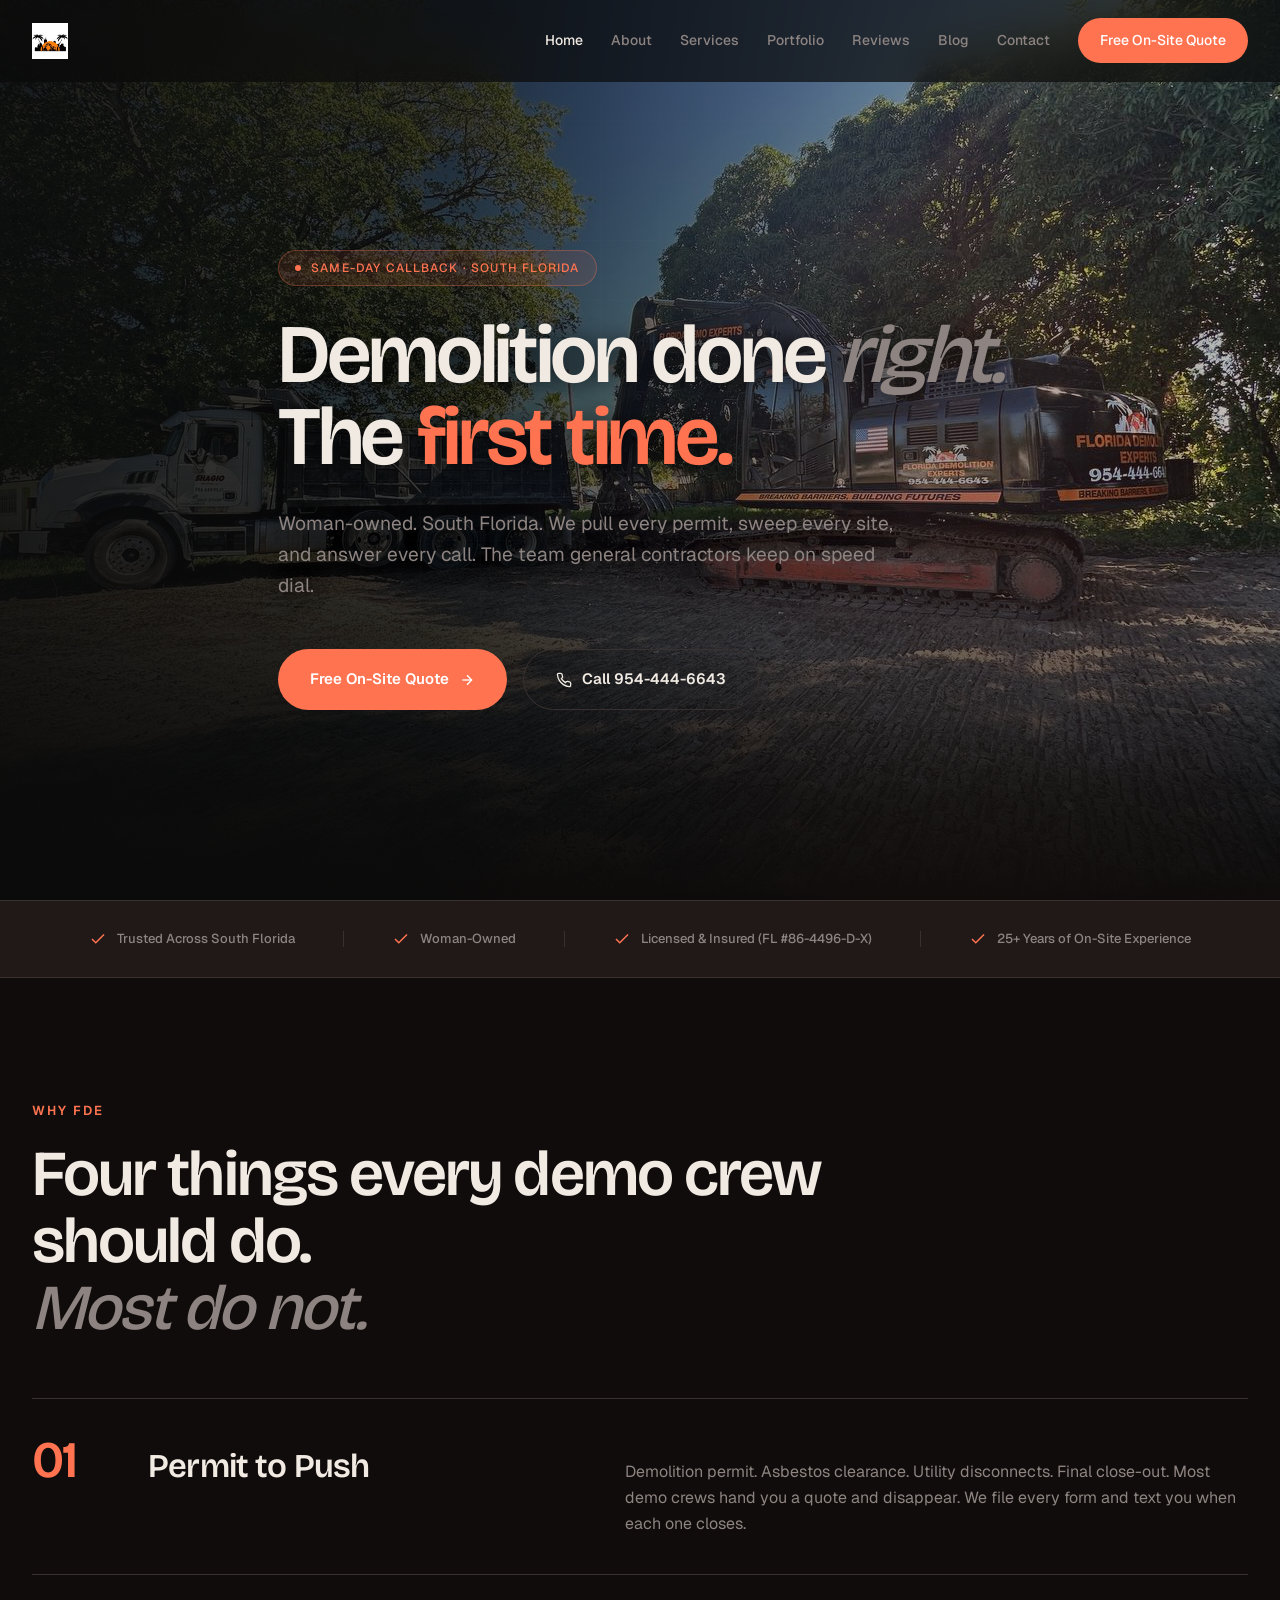
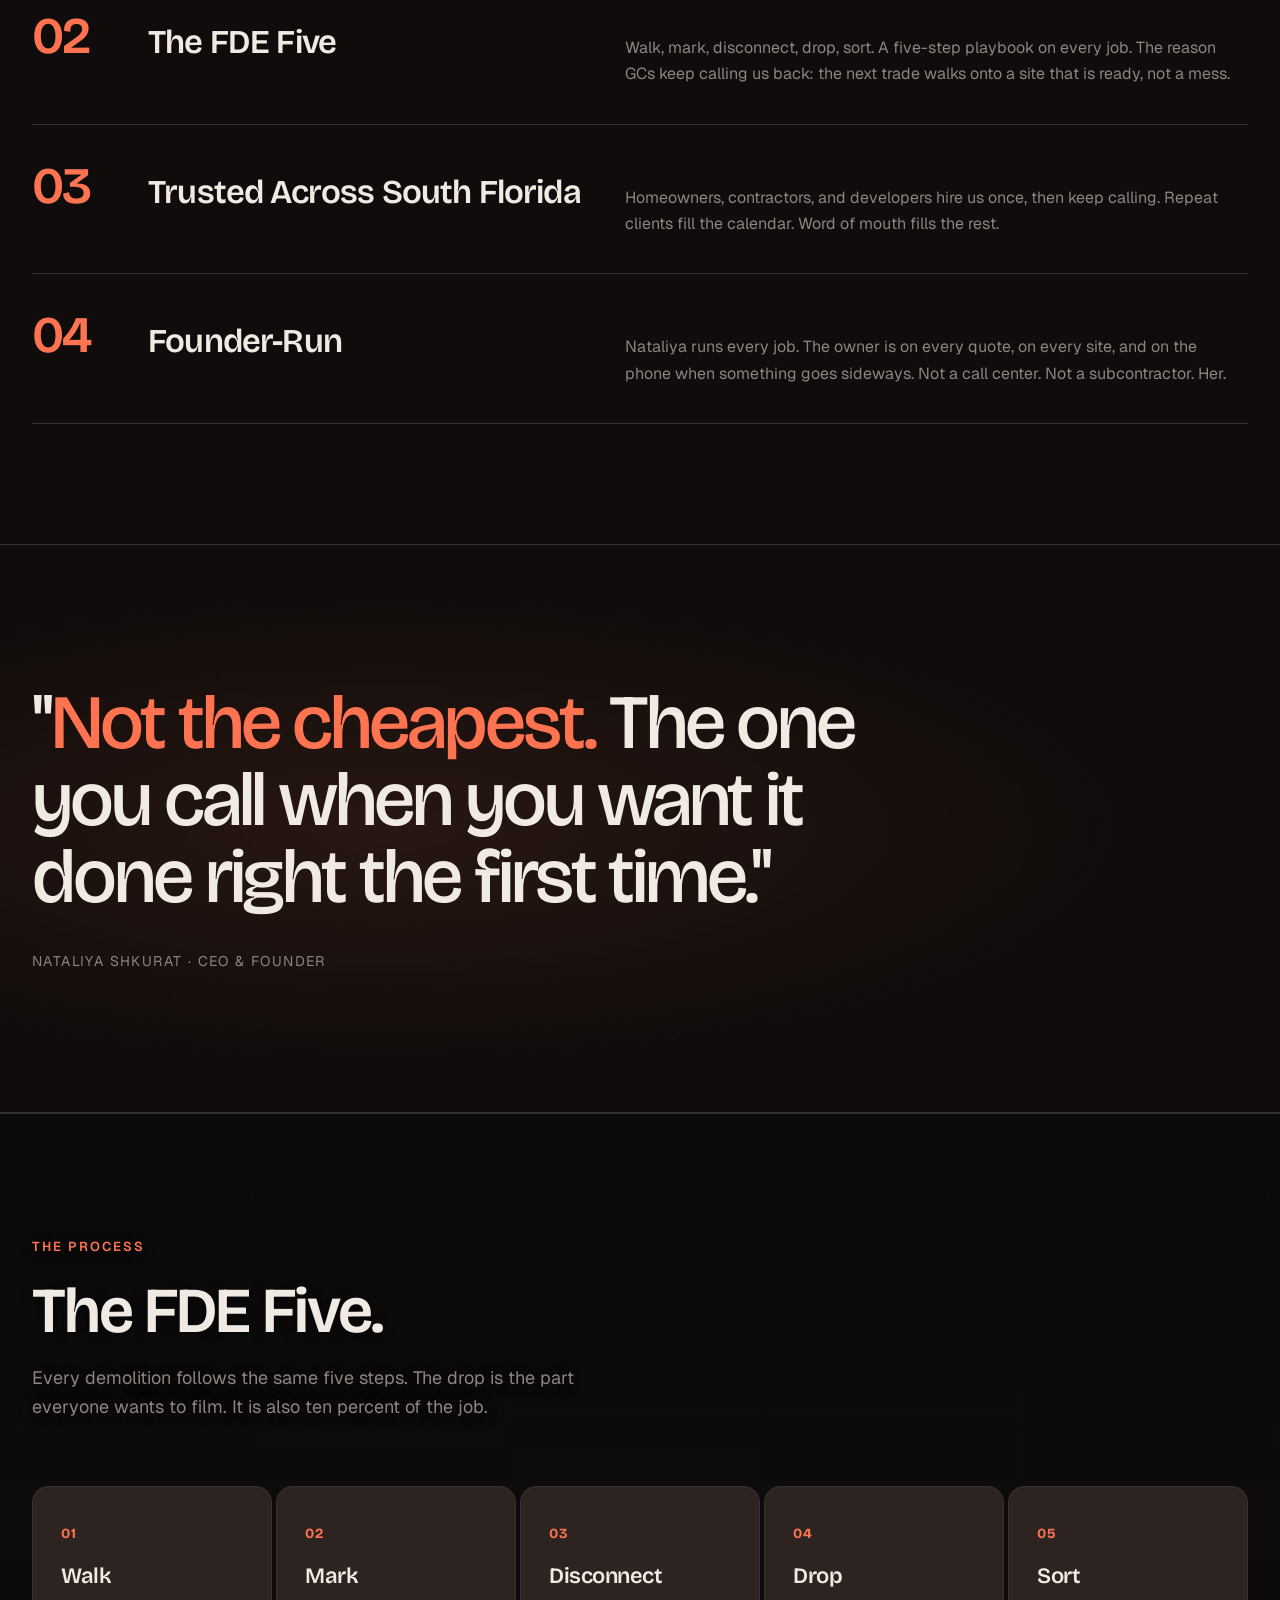
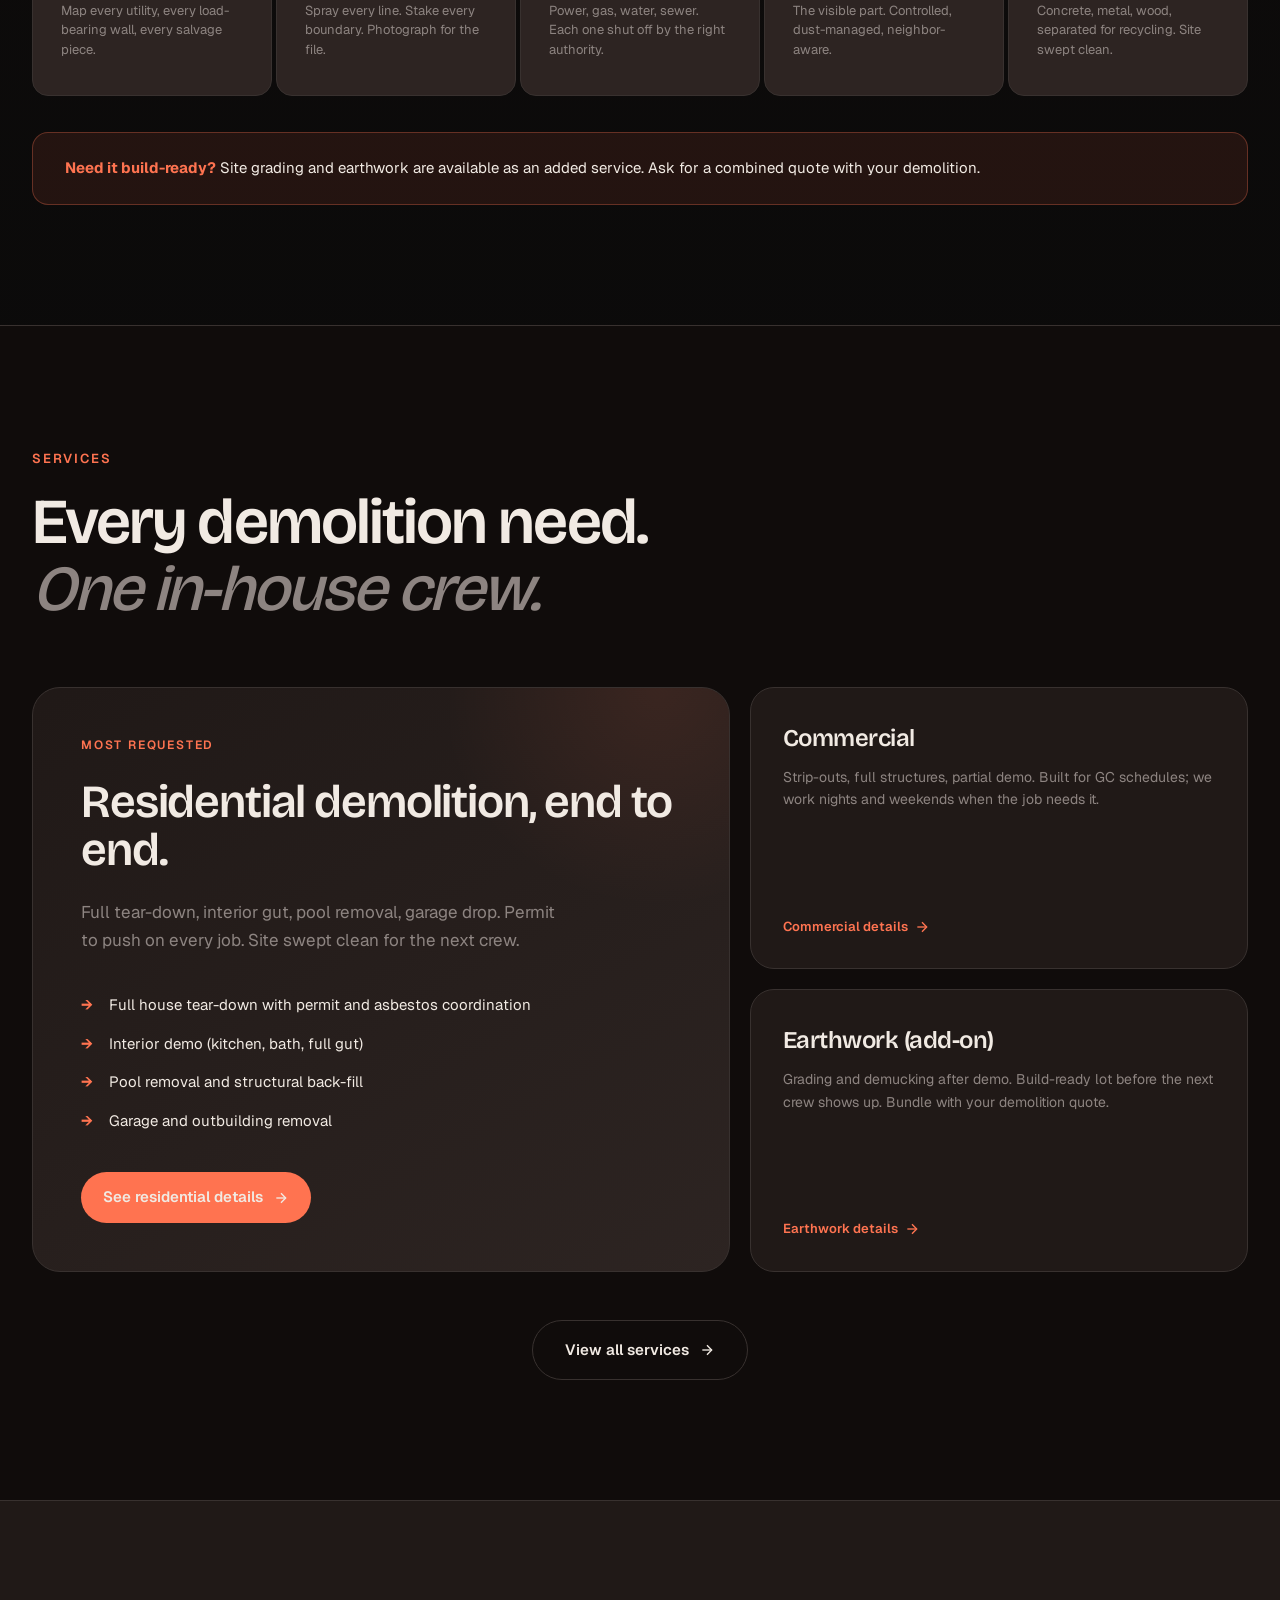
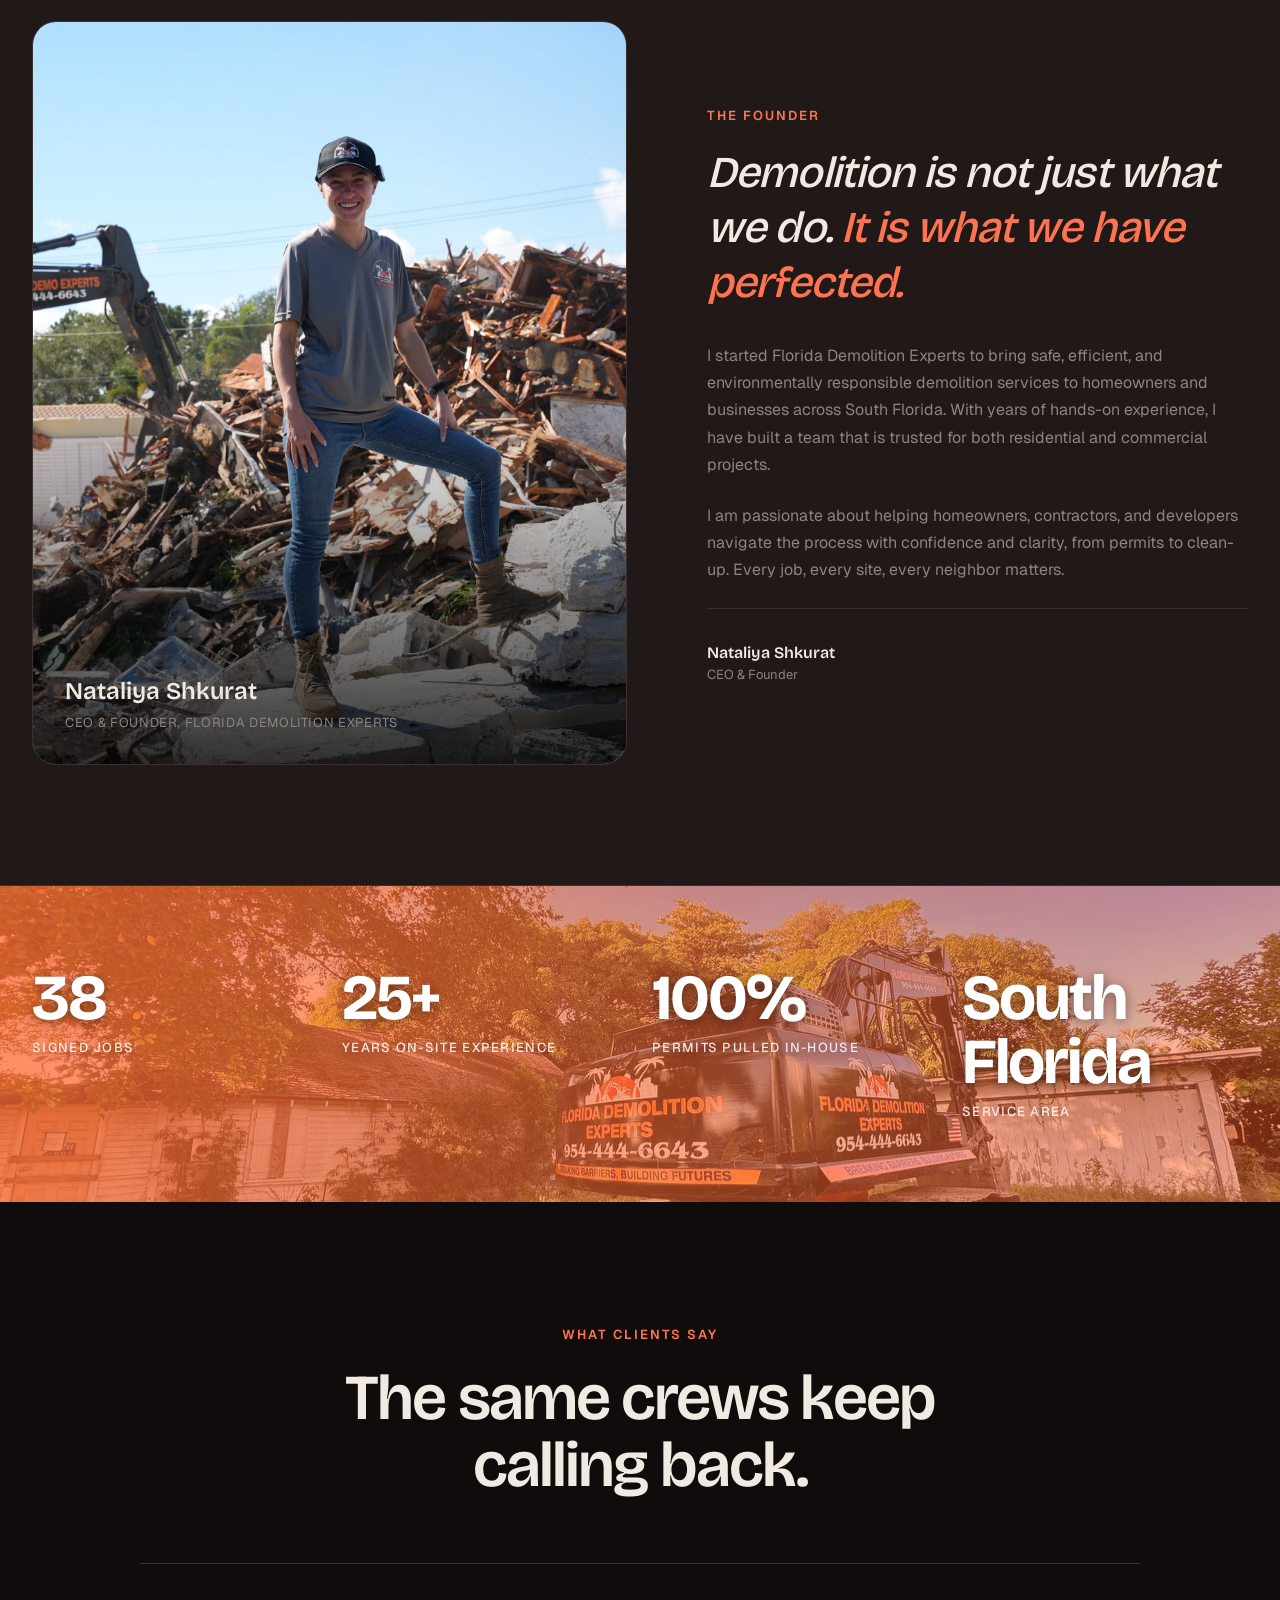
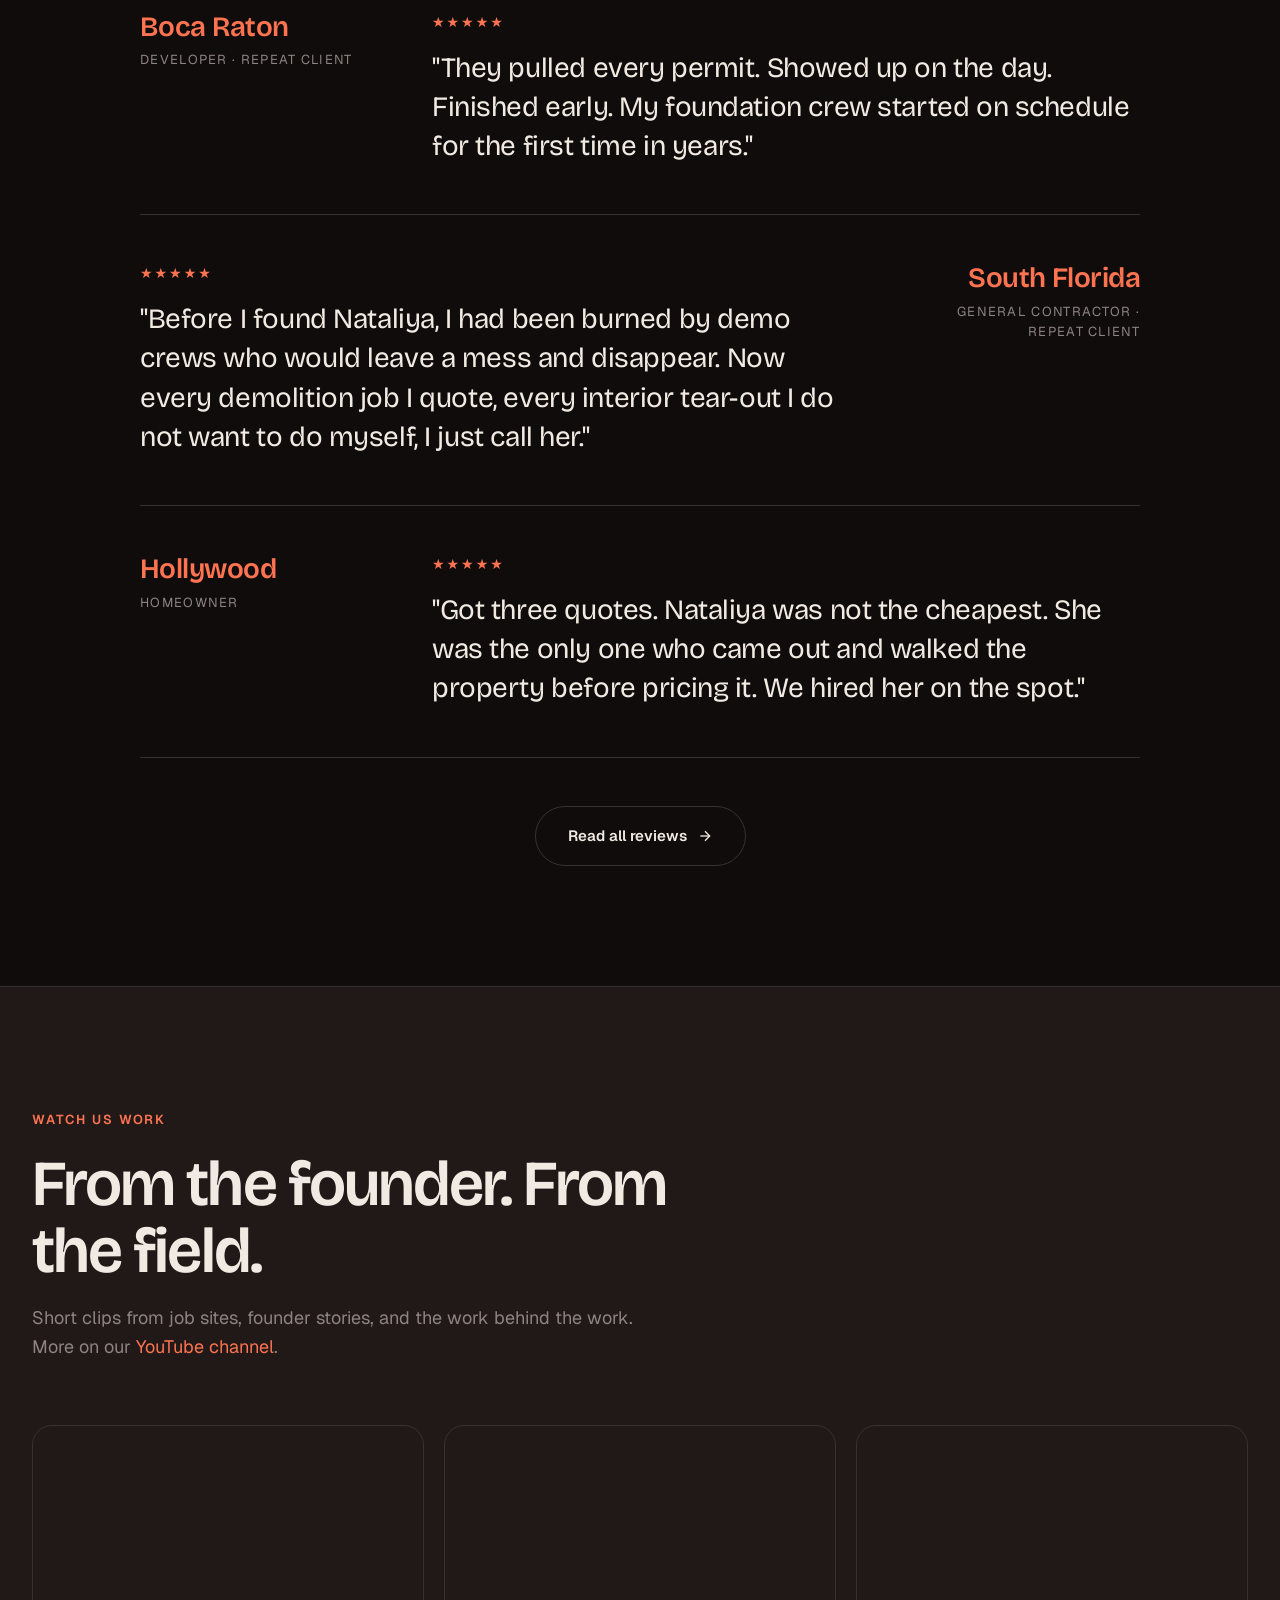
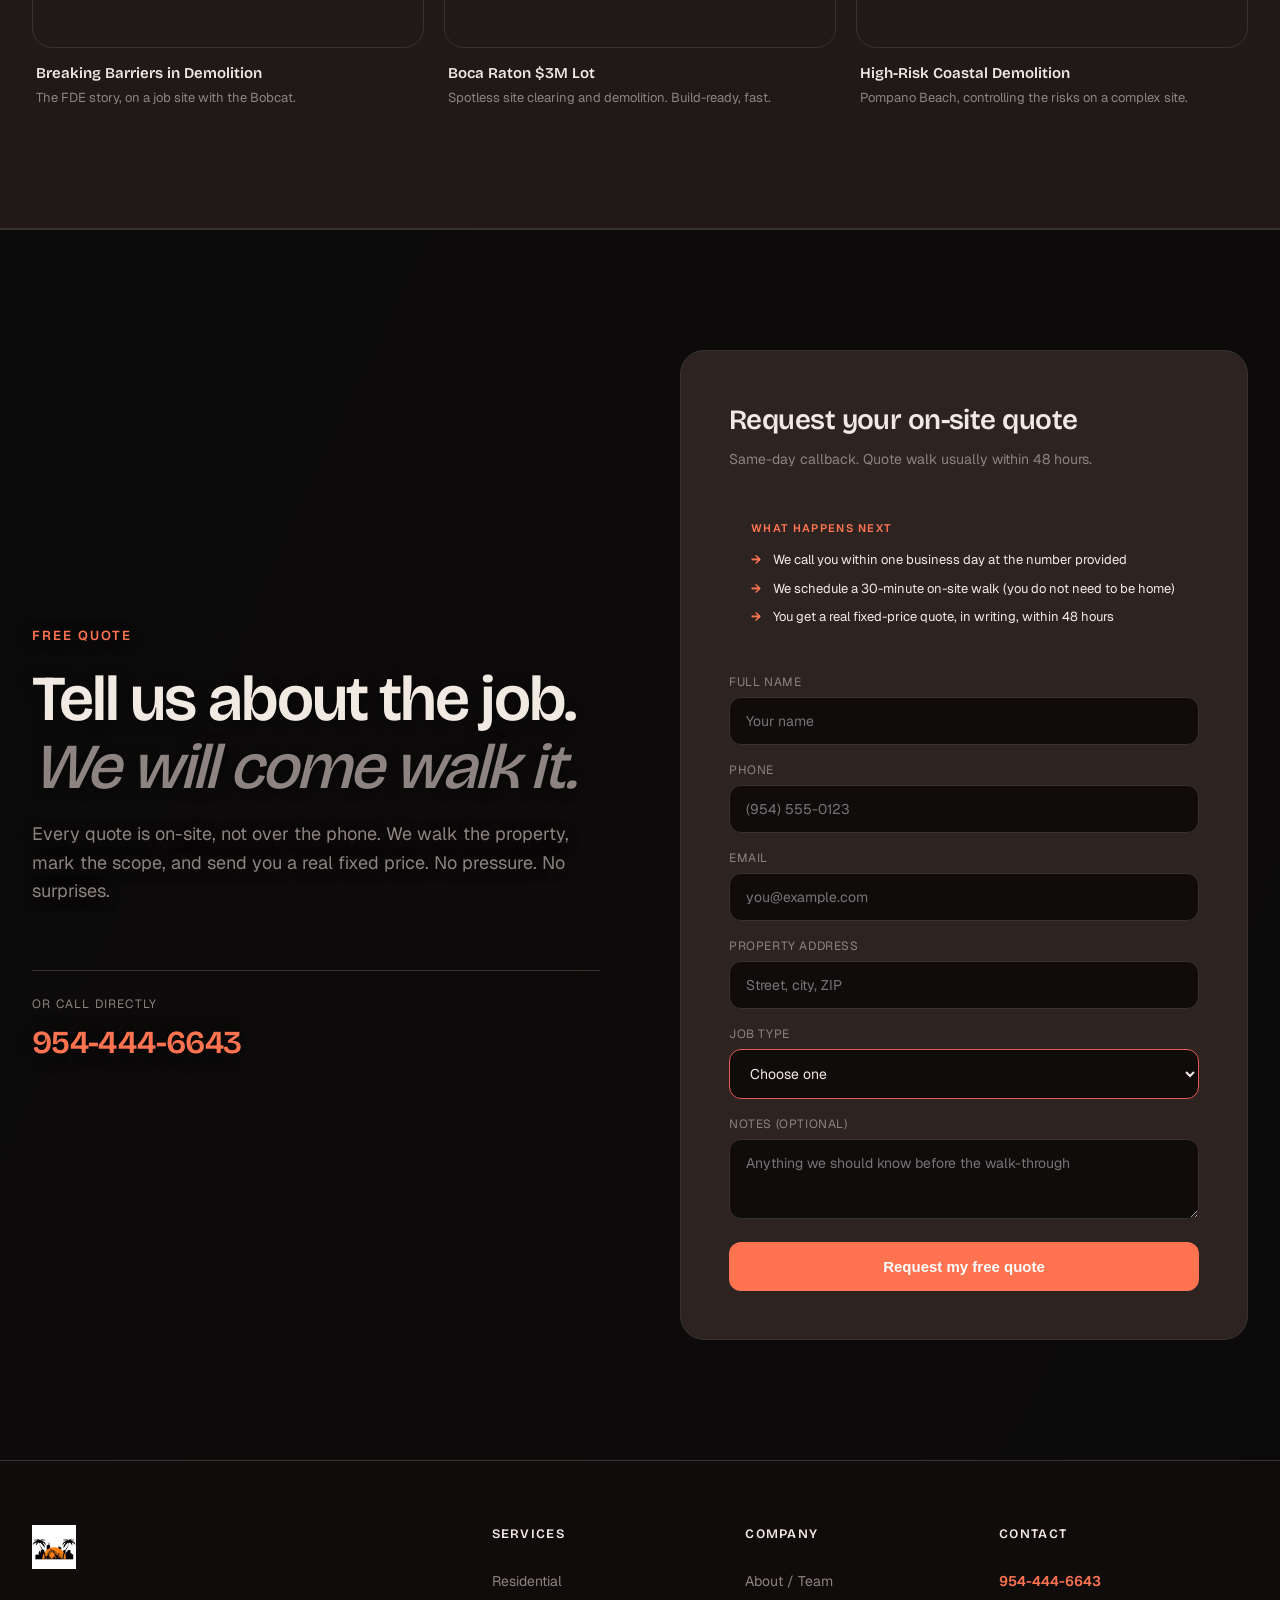
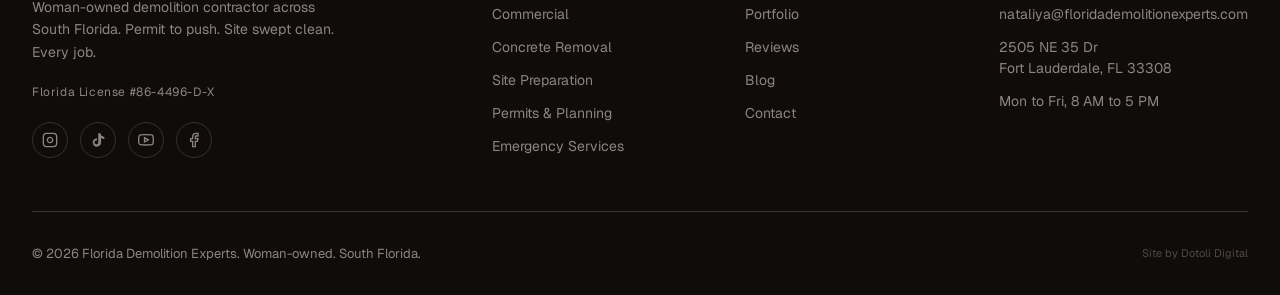
<file: index.html>
<!DOCTYPE html>
<html lang="en">
<head>
<meta charset="UTF-8" />
<meta name="viewport" content="width=device-width, initial-scale=1.0" />
<title>Florida Demolition Experts | Woman-Owned Demolition Contractor in South Florida</title>
<meta name="description" content="Woman-owned demolition contractor serving South Florida. We pull every permit, sweep every site. Free on-site quote: 954-444-6643." />
<meta property="og:title" content="Florida Demolition Experts | Woman-Owned Demolition Contractor in South Florida" />
<meta property="og:description" content="Woman-owned demolition contractor serving South Florida. We pull every permit, sweep every site. Free on-site quote: 954-444-6643." />
<meta property="og:type" content="website" />
<link rel="icon" type="image/png" href="/fde-logo.png" />

<link rel="preconnect" href="https://fonts.googleapis.com">
<link rel="preconnect" href="https://fonts.gstatic.com" crossorigin>
<link href="https://fonts.googleapis.com/css2?family=Bricolage+Grotesque:opsz,wdth,wght@12..96,75..100,400;12..96,75..100,500;12..96,75..100,600;12..96,75..100,700&display=swap" rel="stylesheet">
<link href="https://fonts.googleapis.com/css2?family=Geist:wght@300;400;500;600;700&display=swap" rel="stylesheet">
<link rel="stylesheet" href="/styles.css">
</head>
<body>
<nav class="top" id="nav">
  <div class="container nav-inner">
    <a href="/" class="logo">
      <img src="/fde-logo.png" alt="Florida Demolition Experts" />
    </a>
    <button class="nav-toggle" aria-label="Menu" onclick="this.classList.toggle('open'); document.querySelector('.nav-links').classList.toggle('open')">
      <svg class="icon-menu" viewBox="0 0 24 24" fill="none" stroke="currentColor" stroke-width="2"><line x1="3" y1="6" x2="21" y2="6"/><line x1="3" y1="12" x2="21" y2="12"/><line x1="3" y1="18" x2="21" y2="18"/></svg>
      <svg class="icon-close" viewBox="0 0 24 24" fill="none" stroke="currentColor" stroke-width="2"><line x1="6" y1="6" x2="18" y2="18"/><line x1="18" y1="6" x2="6" y2="18"/></svg>
    </button>
    <div class="nav-links">
      <a href="/" class="active">Home</a><a href="/about.html" class="">About</a><a href="/services.html" class="">Services</a><a href="/portfolio.html" class="">Portfolio</a><a href="/reviews.html" class="">Reviews</a><a href="/blog.html" class="">Blog</a><a href="/contact.html" class="">Contact</a>
      <a href="/contact.html" class="nav-cta">Free On-Site Quote</a>
    </div>
  </div>
</nav>
<section class="hero hero-tall with-bg-image" style="background-image: url('/img/job-638.jpg'); background-position: center 30%;">
  <div class="hero-grid"></div>
  <div class="container hero-content">
    <div class="hero-eyebrow"><span class="dot"></span>Same-day callback &middot; South Florida</div>
    <h1>Demolition done <span class="italic-line">right.</span><br>The <span class="accent">first time.</span></h1>
    <p class="hero-sub">Woman-owned. South Florida. We pull every permit, sweep every site, and answer every call. The team general contractors keep on speed dial.</p>
    <div class="hero-ctas">
      <a href="/contact.html" class="btn-primary">Free On-Site Quote <svg style="width:16px;height:16px;" viewBox="0 0 24 24" fill="none" stroke="currentColor" stroke-width="2"><line x1="5" y1="12" x2="19" y2="12"/><polyline points="12 5 19 12 12 19"/></svg></a>
      <a href="tel:9544446643" class="btn-secondary"><svg class="btn-icon" viewBox="0 0 24 24" fill="none" stroke="currentColor" stroke-width="2"><path d="M22 16.92v3a2 2 0 0 1-2.18 2 19.79 19.79 0 0 1-8.63-3.07 19.5 19.5 0 0 1-6-6 19.79 19.79 0 0 1-3.07-8.67A2 2 0 0 1 4.11 2h3a2 2 0 0 1 2 1.72 12.84 12.84 0 0 0 .7 2.81 2 2 0 0 1-.45 2.11L8.09 9.91a16 16 0 0 0 6 6l1.27-1.27a2 2 0 0 1 2.11-.45 12.84 12.84 0 0 0 2.81.7A2 2 0 0 1 22 16.92z"/></svg>Call 954-444-6643</a>
    </div>
  </div>
</section>

<div class="trust-bar">
  <div class="container trust-inner">
    <div class="trust-item"><svg viewBox="0 0 24 24" fill="none" stroke="currentColor" stroke-width="2"><polyline points="20 6 9 17 4 12"/></svg>Trusted Across South Florida</div>
    <span class="trust-divider"></span>
    <div class="trust-item"><svg viewBox="0 0 24 24" fill="none" stroke="currentColor" stroke-width="2"><polyline points="20 6 9 17 4 12"/></svg>Woman-Owned</div>
    <span class="trust-divider"></span>
    <div class="trust-item"><svg viewBox="0 0 24 24" fill="none" stroke="currentColor" stroke-width="2"><polyline points="20 6 9 17 4 12"/></svg>Licensed &amp; Insured (FL #86-4496-D-X)</div>
    <span class="trust-divider"></span>
    <div class="trust-item"><svg viewBox="0 0 24 24" fill="none" stroke="currentColor" stroke-width="2"><polyline points="20 6 9 17 4 12"/></svg>25+ Years of On-Site Experience</div>
  </div>
</div>

<section id="why">
  <div class="container">
    <div class="reveal">
      <span class="section-eyebrow">Why FDE</span>
      <h2 class="section-title">Four things every demo crew should do.<br><span class="italic-line">Most do not.</span></h2>
    </div>
    <div class="manifesto">
      <div class="manifesto-row reveal">
        <div class="num">01</div>
        <h3>Permit to Push</h3>
        <p>Demolition permit. Asbestos clearance. Utility disconnects. Final close-out. Most demo crews hand you a quote and disappear. We file every form and text you when each one closes.</p>
      </div>
      <div class="manifesto-row reveal">
        <div class="num">02</div>
        <h3>The FDE Five</h3>
        <p>Walk, mark, disconnect, drop, sort. A five-step playbook on every job. The reason GCs keep calling us back: the next trade walks onto a site that is ready, not a mess.</p>
      </div>
      <div class="manifesto-row reveal">
        <div class="num">03</div>
        <h3>Trusted Across South Florida</h3>
        <p>Homeowners, contractors, and developers hire us once, then keep calling. Repeat clients fill the calendar. Word of mouth fills the rest.</p>
      </div>
      <div class="manifesto-row reveal">
        <div class="num">04</div>
        <h3>Founder-Run</h3>
        <p>Nataliya runs every job. The owner is on every quote, on every site, and on the phone when something goes sideways. Not a call center. Not a subcontractor. Her.</p>
      </div>
    </div>
  </div>
</section>

<section class="fullbleed-quote">
  <div class="container">
    <blockquote class="reveal">"<span class="accent">Not the cheapest.</span> The one you call when you want it done right the first time."</blockquote>
    <cite>Nataliya Shkurat &middot; CEO &amp; Founder</cite>
  </div>
</section>

<section id="process" class="process-section with-bg" style="background-image: url('/img/job-636.jpg');">
  <div class="container">
    <div class="reveal">
      <span class="section-eyebrow">The Process</span>
      <h2 class="section-title">The FDE Five.</h2>
      <p class="section-sub">Every demolition follows the same five steps. The drop is the part everyone wants to film. It is also ten percent of the job.</p>
    </div>
    <div class="process-grid">
      <div class="process-step reveal"><div class="step-number">01</div><h4>Walk</h4><p>Map every utility, every load-bearing wall, every salvage piece.</p></div>
      <div class="process-step reveal"><div class="step-number">02</div><h4>Mark</h4><p>Spray every line. Stake every boundary. Photograph for the file.</p></div>
      <div class="process-step reveal"><div class="step-number">03</div><h4>Disconnect</h4><p>Power, gas, water, sewer. Each one shut off by the right authority.</p></div>
      <div class="process-step reveal"><div class="step-number">04</div><h4>Drop</h4><p>The visible part. Controlled, dust-managed, neighbor-aware.</p></div>
      <div class="process-step reveal"><div class="step-number">05</div><h4>Sort</h4><p>Concrete, metal, wood, separated for recycling. Site swept clean.</p></div>
    </div>
    <div class="process-note reveal" style="margin-top: 36px;">
      <strong>Need it build-ready?</strong> Site grading and earthwork are available as an added service. Ask for a combined quote with your demolition.
    </div>
  </div>
</section>

<section id="services">
  <div class="container">
    <div class="reveal">
      <span class="section-eyebrow">Services</span>
      <h2 class="section-title">Every demolition need.<br><span class="italic-line">One in-house crew.</span></h2>
    </div>
    <div class="services-asym" style="margin-top: 64px;">
      <div class="featured-service reveal">
        <span class="tag">Most requested</span>
        <h3>Residential demolition, end to end.</h3>
        <p>Full tear-down, interior gut, pool removal, garage drop. Permit to push on every job. Site swept clean for the next crew.</p>
        <ul class="feat-list">
          <li>Full house tear-down with permit and asbestos coordination</li>
          <li>Interior demo (kitchen, bath, full gut)</li>
          <li>Pool removal and structural back-fill</li>
          <li>Garage and outbuilding removal</li>
        </ul>
        <a href="/residential.html" class="feat-cta">See residential details <svg style="width:16px;height:16px;" viewBox="0 0 24 24" fill="none" stroke="currentColor" stroke-width="2"><line x1="5" y1="12" x2="19" y2="12"/><polyline points="12 5 19 12 12 19"/></svg></a>
      </div>
      <div class="secondary-stack">
        <div class="secondary-service reveal">
          <h3>Commercial</h3>
          <p>Strip-outs, full structures, partial demo. Built for GC schedules; we work nights and weekends when the job needs it.</p>
          <a href="/commercial.html" class="sec-cta">Commercial details <svg style="width:16px;height:16px;" viewBox="0 0 24 24" fill="none" stroke="currentColor" stroke-width="2"><line x1="5" y1="12" x2="19" y2="12"/><polyline points="12 5 19 12 12 19"/></svg></a>
        </div>
        <div class="secondary-service reveal">
          <h3>Earthwork (add-on)</h3>
          <p>Grading and demucking after demo. Build-ready lot before the next crew shows up. Bundle with your demolition quote.</p>
          <a href="/site-preparation.html" class="sec-cta">Earthwork details <svg style="width:16px;height:16px;" viewBox="0 0 24 24" fill="none" stroke="currentColor" stroke-width="2"><line x1="5" y1="12" x2="19" y2="12"/><polyline points="12 5 19 12 12 19"/></svg></a>
        </div>
      </div>
    </div>
    <div style="text-align: center; margin-top: 48px;">
      <a href="/services.html" class="btn-secondary">View all services <svg style="width:16px;height:16px;" viewBox="0 0 24 24" fill="none" stroke="currentColor" stroke-width="2"><line x1="5" y1="12" x2="19" y2="12"/><polyline points="12 5 19 12 12 19"/></svg></a>
    </div>
  </div>
</section>

<section id="founder" style="background: var(--surface); border-top: 1px solid var(--line); border-bottom: 1px solid var(--line);">
  <div class="container">
    <div class="founder-grid">
      <div class="founder-image has-image reveal">
        <img src="/img/founder-1.jpg" alt="Nataliya Shkurat, CEO and Founder of Florida Demolition Experts" loading="lazy" />
        <div class="founder-image-overlay"></div>
        <div class="founder-image-text">
          <div class="name">Nataliya Shkurat</div>
          <div class="role">CEO &amp; Founder, Florida Demolition Experts</div>
        </div>
      </div>
      <div class="reveal">
        <span class="section-eyebrow">The Founder</span>
        <p class="founder-quote">Demolition is not just what we do. <span class="highlight">It is what we have perfected.</span></p>
        <p class="founder-bio">I started Florida Demolition Experts to bring safe, efficient, and environmentally responsible demolition services to homeowners and businesses across South Florida. With years of hands-on experience, I have built a team that is trusted for both residential and commercial projects.</p>
        <p class="founder-bio">I am passionate about helping homeowners, contractors, and developers navigate the process with confidence and clarity, from permits to clean-up. Every job, every site, every neighbor matters.</p>
        <div class="founder-signature">
          <div><div class="sig-name">Nataliya Shkurat</div><div class="sig-title">CEO &amp; Founder</div></div>
        </div>
      </div>
    </div>
  </div>
</section>

<div class="stats-strip with-bg" style="background-image: url('/img/job-640.jpg');">
  <div class="container">
    <div class="stats-grid">
      <div class="stat reveal"><div class="stat-number">38</div><div class="stat-label">Signed jobs</div></div>
      <div class="stat reveal"><div class="stat-number">25+</div><div class="stat-label">Years on-site experience</div></div>
      <div class="stat reveal"><div class="stat-number">100%</div><div class="stat-label">Permits pulled in-house</div></div>
      <div class="stat reveal"><div class="stat-number">South Florida</div><div class="stat-label">Service area</div></div>
    </div>
  </div>
</div>

<section>
  <div class="container">
    <div class="reveal" style="text-align: center; max-width: 700px; margin: 0 auto 64px;">
      <span class="section-eyebrow">What clients say</span>
      <h2 class="section-title" style="margin: 0 auto;">The same crews keep calling back.</h2>
    </div>
    <div class="testimonials-mag">
      <div class="mag-quote reveal">
        <div class="mag-author">
          <div class="city">Boca Raton</div>
          <div class="role">Developer &middot; Repeat client</div>
        </div>
        <div class="mag-text">
          <div class="stars">&starf;&starf;&starf;&starf;&starf;</div>
          <p>"They pulled every permit. Showed up on the day. Finished early. My foundation crew started on schedule for the first time in years."</p>
        </div>
      </div>
      <div class="mag-quote flip reveal">
        <div class="mag-author">
          <div class="city">South Florida</div>
          <div class="role">General Contractor &middot; Repeat client</div>
        </div>
        <div class="mag-text">
          <div class="stars">&starf;&starf;&starf;&starf;&starf;</div>
          <p>"Before I found Nataliya, I had been burned by demo crews who would leave a mess and disappear. Now every demolition job I quote, every interior tear-out I do not want to do myself, I just call her."</p>
        </div>
      </div>
      <div class="mag-quote reveal">
        <div class="mag-author">
          <div class="city">Hollywood</div>
          <div class="role">Homeowner</div>
        </div>
        <div class="mag-text">
          <div class="stars">&starf;&starf;&starf;&starf;&starf;</div>
          <p>"Got three quotes. Nataliya was not the cheapest. She was the only one who came out and walked the property before pricing it. We hired her on the spot."</p>
        </div>
      </div>
    </div>
    <div style="text-align: center; margin-top: 48px;">
      <a href="/reviews.html" class="btn-secondary">Read all reviews <svg style="width:16px;height:16px;" viewBox="0 0 24 24" fill="none" stroke="currentColor" stroke-width="2"><line x1="5" y1="12" x2="19" y2="12"/><polyline points="12 5 19 12 12 19"/></svg></a>
    </div>
  </div>
</section>

<section class="process-section">
  <div class="container">
    <div class="reveal" style="max-width: 700px;">
      <span class="section-eyebrow">Watch Us Work</span>
      <h2 class="section-title">From the founder. From the field.</h2>
      <p class="section-sub">Short clips from job sites, founder stories, and the work behind the work. More on our <a href="https://www.youtube.com/@FloridaDemolitionExperts" target="_blank" rel="noopener" style="color: var(--accent);">YouTube channel</a>.</p>
    </div>
    <div class="video-grid" style="margin-top: 32px;">
      <div class="reveal">
        <div class="video-wrap"><iframe src="https://www.youtube.com/embed/m-woYWDrTV0" title="Breaking Barriers in Demolition" allow="accelerometer; autoplay; clipboard-write; encrypted-media; gyroscope; picture-in-picture" allowfullscreen loading="lazy"></iframe></div>
        <div class="video-caption"><strong>Breaking Barriers in Demolition</strong>The FDE story, on a job site with the Bobcat.</div>
      </div>
      <div class="reveal">
        <div class="video-wrap"><iframe src="https://www.youtube.com/embed/GXYjAFcLiIU" title="Boca Raton 3M Lot Site Clearing" allow="accelerometer; autoplay; clipboard-write; encrypted-media; gyroscope; picture-in-picture" allowfullscreen loading="lazy"></iframe></div>
        <div class="video-caption"><strong>Boca Raton $3M Lot</strong>Spotless site clearing and demolition. Build-ready, fast.</div>
      </div>
      <div class="reveal">
        <div class="video-wrap"><iframe src="https://www.youtube.com/embed/MwSUcIBOuqo" title="High-Risk Coastal Demolition in Pompano Beach" allow="accelerometer; autoplay; clipboard-write; encrypted-media; gyroscope; picture-in-picture" allowfullscreen loading="lazy"></iframe></div>
        <div class="video-caption"><strong>High-Risk Coastal Demolition</strong>Pompano Beach, controlling the risks on a complex site.</div>
      </div>
    </div>
  </div>
</section>
<section id="contact" class="cta-section with-bg" style="background-image: url('/img/job-616.jpg');">
  <div class="container">
    <div class="cta-grid">
      <div class="reveal">
        <span class="section-eyebrow">Free Quote</span>
        <h2 class="section-title">Tell us about the job. <span class="italic-line">We will come walk it.</span></h2>
        <p class="section-sub">Every quote is on-site, not over the phone. We walk the property, mark the scope, and send you a real fixed price. No pressure. No surprises.</p>
        <div style="display:flex; align-items:center; gap:24px; padding-top: 24px; border-top: 1px solid var(--line);">
          <div>
            <div style="color: var(--muted); font-size: 12px; letter-spacing: 0.1em; text-transform: uppercase; margin-bottom: 6px;">Or call directly</div>
            <a href="tel:9544446643" style="font-family: 'Bricolage Grotesque', sans-serif; font-size: 32px; font-weight: 600; color: var(--accent); text-decoration: none; letter-spacing: -0.02em;">954-444-6643</a>
          </div>
        </div>
      </div>
      <div class="cta-form-card reveal">
        <h3>Request your on-site quote</h3>
        <p class="sub">Same-day callback. Quote walk usually within 48 hours.</p>
        <div class="form-reassure">
          <div class="form-reassure-title">What happens next</div>
          <ul class="form-reassure-list">
            <li>We call you within one business day at the number provided</li>
            <li>We schedule a 30-minute on-site walk (you do not need to be home)</li>
            <li>You get a real fixed-price quote, in writing, within 48 hours</li>
          </ul>
        </div>
        <form id="quote-form" action="https://formspree.io/f/your-formspree-id" method="POST" novalidate>
          <div class="form-grid">
            <div class="form-field">
              <label for="name">Full name</label>
              <input id="name" name="name" type="text" required minlength="2" placeholder="Your name" autocomplete="name" />
              <div class="err">Please enter your name.</div>
            </div>
            <div class="form-field">
              <label for="phone">Phone</label>
              <input id="phone" name="phone" type="tel" required pattern="[0-9 ()+\-]{7,}" placeholder="(954) 555-0123" autocomplete="tel" />
              <div class="err">Please enter a valid phone number (at least 7 digits).</div>
            </div>
            <div class="form-field">
              <label for="email">Email</label>
              <input id="email" name="email" type="email" required placeholder="you@example.com" autocomplete="email" />
              <div class="err">Please enter a valid email address.</div>
            </div>
            <div class="form-field">
              <label for="address">Property address</label>
              <input id="address" name="address" type="text" required placeholder="Street, city, ZIP" autocomplete="street-address" />
              <div class="err">Please enter the property address.</div>
            </div>
            <div class="form-field">
              <label for="type">Job type</label>
              <select id="type" name="type" required>
                <option value="" disabled selected>Choose one</option>
                <option>Residential demolition</option>
                <option>Commercial demolition</option>
                <option>Concrete removal</option>
                <option>Site preparation</option>
                <option>Pool removal</option>
                <option>Permits only</option>
                <option>Emergency / disaster response</option>
                <option>Not sure yet</option>
              </select>
              <div class="err">Please pick a job type.</div>
            </div>
            <div class="form-field">
              <label for="notes">Notes (optional)</label>
              <textarea id="notes" name="notes" placeholder="Anything we should know before the walk-through"></textarea>
            </div>
            <button type="submit" class="form-submit">Request my free quote</button>
          </div>
          <div class="form-success" role="status" aria-live="polite">
            <svg viewBox="0 0 24 24" fill="none" stroke="currentColor" stroke-width="2"><circle cx="12" cy="12" r="10"/><polyline points="9 12 11 14 15 10"/></svg>
            <h4>Thanks. We have your request.</h4>
            <p>We will call you within one business day at the number you provided. If it is urgent, call us directly at <a href="tel:9544446643" style="color: var(--accent); font-weight: 600;">954-444-6643</a>.</p>
          </div>
        </form>
      </div>
    </div>
  </div>
</section>
<footer>
  <div class="container">
    <div class="footer-grid">
      <div class="footer-brand">
        <img src="/fde-logo.png" alt="Florida Demolition Experts" />
        <p>Woman-owned demolition contractor across South Florida. Permit to push. Site swept clean. Every job.</p>
        <p class="license">Florida License #86-4496-D-X</p>
        <div class="social-links">
          <a href="https://www.instagram.com/floridademolitionexperts/" target="_blank" rel="noopener" aria-label="Instagram"><svg viewBox="0 0 24 24" fill="none" stroke="currentColor" stroke-width="2"><rect x="2" y="2" width="20" height="20" rx="5"/><path d="M16 11.37A4 4 0 1 1 12.63 8 4 4 0 0 1 16 11.37z"/><line x1="17.5" y1="6.5" x2="17.51" y2="6.5"/></svg></a>
          <a href="https://www.tiktok.com/@florida.demolitio" target="_blank" rel="noopener" aria-label="TikTok"><svg viewBox="0 0 24 24" fill="currentColor"><path d="M19.59 6.69a4.83 4.83 0 0 1-3.77-4.25V2h-3.45v13.67a2.89 2.89 0 0 1-5.2 1.74 2.89 2.89 0 0 1 2.31-4.64 2.93 2.93 0 0 1 .88.13V9.4a6.84 6.84 0 0 0-1-.05A6.33 6.33 0 0 0 5.8 20.1a6.34 6.34 0 0 0 10.86-4.43V9.01a8.16 8.16 0 0 0 4.77 1.52v-3.4a4.85 4.85 0 0 1-1.84-.44z"/></svg></a>
          <a href="https://www.youtube.com/@FloridaDemolitionExperts" target="_blank" rel="noopener" aria-label="YouTube"><svg viewBox="0 0 24 24" fill="none" stroke="currentColor" stroke-width="2"><path d="M22.54 6.42a2.78 2.78 0 0 0-1.94-2C18.88 4 12 4 12 4s-6.88 0-8.6.46a2.78 2.78 0 0 0-1.94 2A29 29 0 0 0 1 11.75a29 29 0 0 0 .46 5.33A2.78 2.78 0 0 0 3.4 19c1.72.46 8.6.46 8.6.46s6.88 0 8.6-.46a2.78 2.78 0 0 0 1.94-2 29 29 0 0 0 .46-5.25 29 29 0 0 0-.46-5.33z"/><polygon points="9.75 15.02 15.5 11.75 9.75 8.48 9.75 15.02"/></svg></a>
          <a href="https://www.facebook.com/profile.php?id=61574911868153" target="_blank" rel="noopener" aria-label="Facebook"><svg viewBox="0 0 24 24" fill="none" stroke="currentColor" stroke-width="2"><path d="M18 2h-3a5 5 0 0 0-5 5v3H7v4h3v8h4v-8h3l1-4h-4V7a1 1 0 0 1 1-1h3z"/></svg></a>
        </div>
      </div>
      <div class="footer-col">
        <h5>Services</h5>
        <a href="/residential.html">Residential</a>
        <a href="/commercial.html">Commercial</a>
        <a href="/concrete-removal.html">Concrete Removal</a>
        <a href="/site-preparation.html">Site Preparation</a>
        <a href="/permits.html">Permits &amp; Planning</a>
        <a href="/emergency.html">Emergency Services</a>
      </div>
      <div class="footer-col">
        <h5>Company</h5>
        <a href="/about.html">About / Team</a>
        <a href="/portfolio.html">Portfolio</a>
        <a href="/reviews.html">Reviews</a>
        <a href="/blog.html">Blog</a>
        <a href="/contact.html">Contact</a>
      </div>
      <div class="footer-col">
        <h5>Contact</h5>
        <a href="tel:9544446643" style="color: var(--accent); font-weight: 600;">954-444-6643</a>
        <a href="mailto:nataliya@floridademolitionexperts.com">nataliya@floridademolitionexperts.com</a>
        <p style="color: var(--muted); font-size: 14px;">2505 NE 35 Dr<br>Fort Lauderdale, FL 33308</p>
        <p style="color: var(--muted); font-size: 14px;">Mon to Fri, 8 AM to 5 PM</p>
      </div>
    </div>
    <div class="footer-bottom">
      <div>&copy; 2026 Florida Demolition Experts. Woman-owned. South Florida.</div>
      <div style="opacity: 0.5; font-size: 11px;">Site by Dotoli Digital</div>
    </div>
  </div>
</footer>
<a href="tel:9544446643" class="sticky-cta">Call 954-444-6643</a>
<script>
const nav = document.getElementById('nav');
window.addEventListener('scroll', () => {
  if (window.scrollY > 40) nav.classList.add('scrolled');
  else nav.classList.remove('scrolled');
});
const observer = new IntersectionObserver((entries) => {
  entries.forEach(entry => { if (entry.isIntersecting) entry.target.classList.add('visible'); });
}, { threshold: 0.1, rootMargin: '0px 0px -50px 0px' });
document.querySelectorAll('.reveal').forEach(el => observer.observe(el));

// Quote form: client-side validation + inline success (Formspree-compatible)
const qf = document.getElementById('quote-form') || document.getElementById('quote-form-contact');
if (qf) {
  qf.addEventListener('submit', async (e) => {
    e.preventDefault();
    if (!qf.checkValidity()) { qf.reportValidity(); return; }
    const btn = qf.querySelector('.form-submit');
    btn.disabled = true; btn.textContent = 'Sending...';
    try {
      const res = await fetch(qf.action, {
        method: 'POST',
        body: new FormData(qf),
        headers: { 'Accept': 'application/json' }
      });
      if (res.ok || qf.action.includes('your-formspree-id')) {
        // Treat placeholder Formspree URL as success for local preview
        qf.classList.add('sent');
        qf.querySelector('.form-success').scrollIntoView({ behavior: 'smooth', block: 'center' });
      } else {
        btn.disabled = false; btn.textContent = 'Request my free quote';
        alert('Something went wrong sending the form. Please call us at 954-444-6643.');
      }
    } catch (err) {
      btn.disabled = false; btn.textContent = 'Request my free quote';
      alert('Network issue sending the form. Please call us at 954-444-6643.');
    }
  });
}
</script>
</body>
</html>
</file>
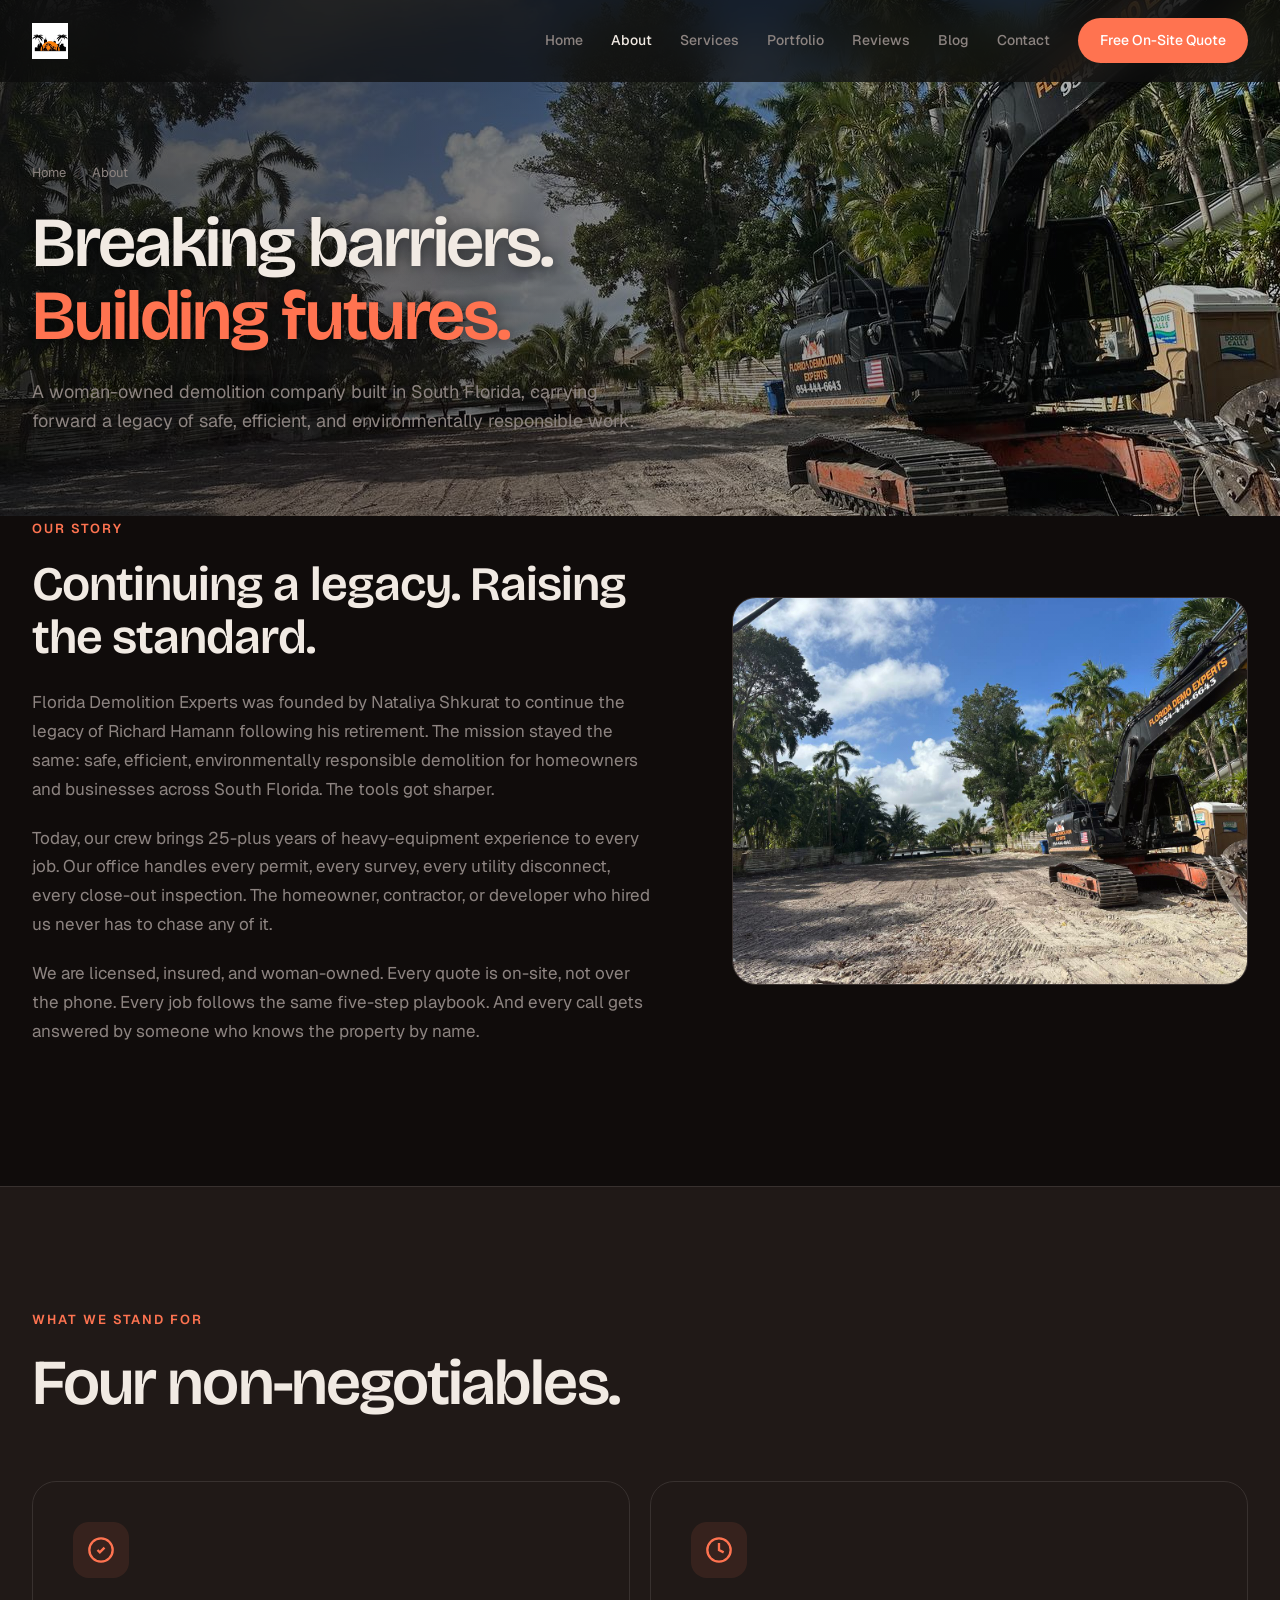
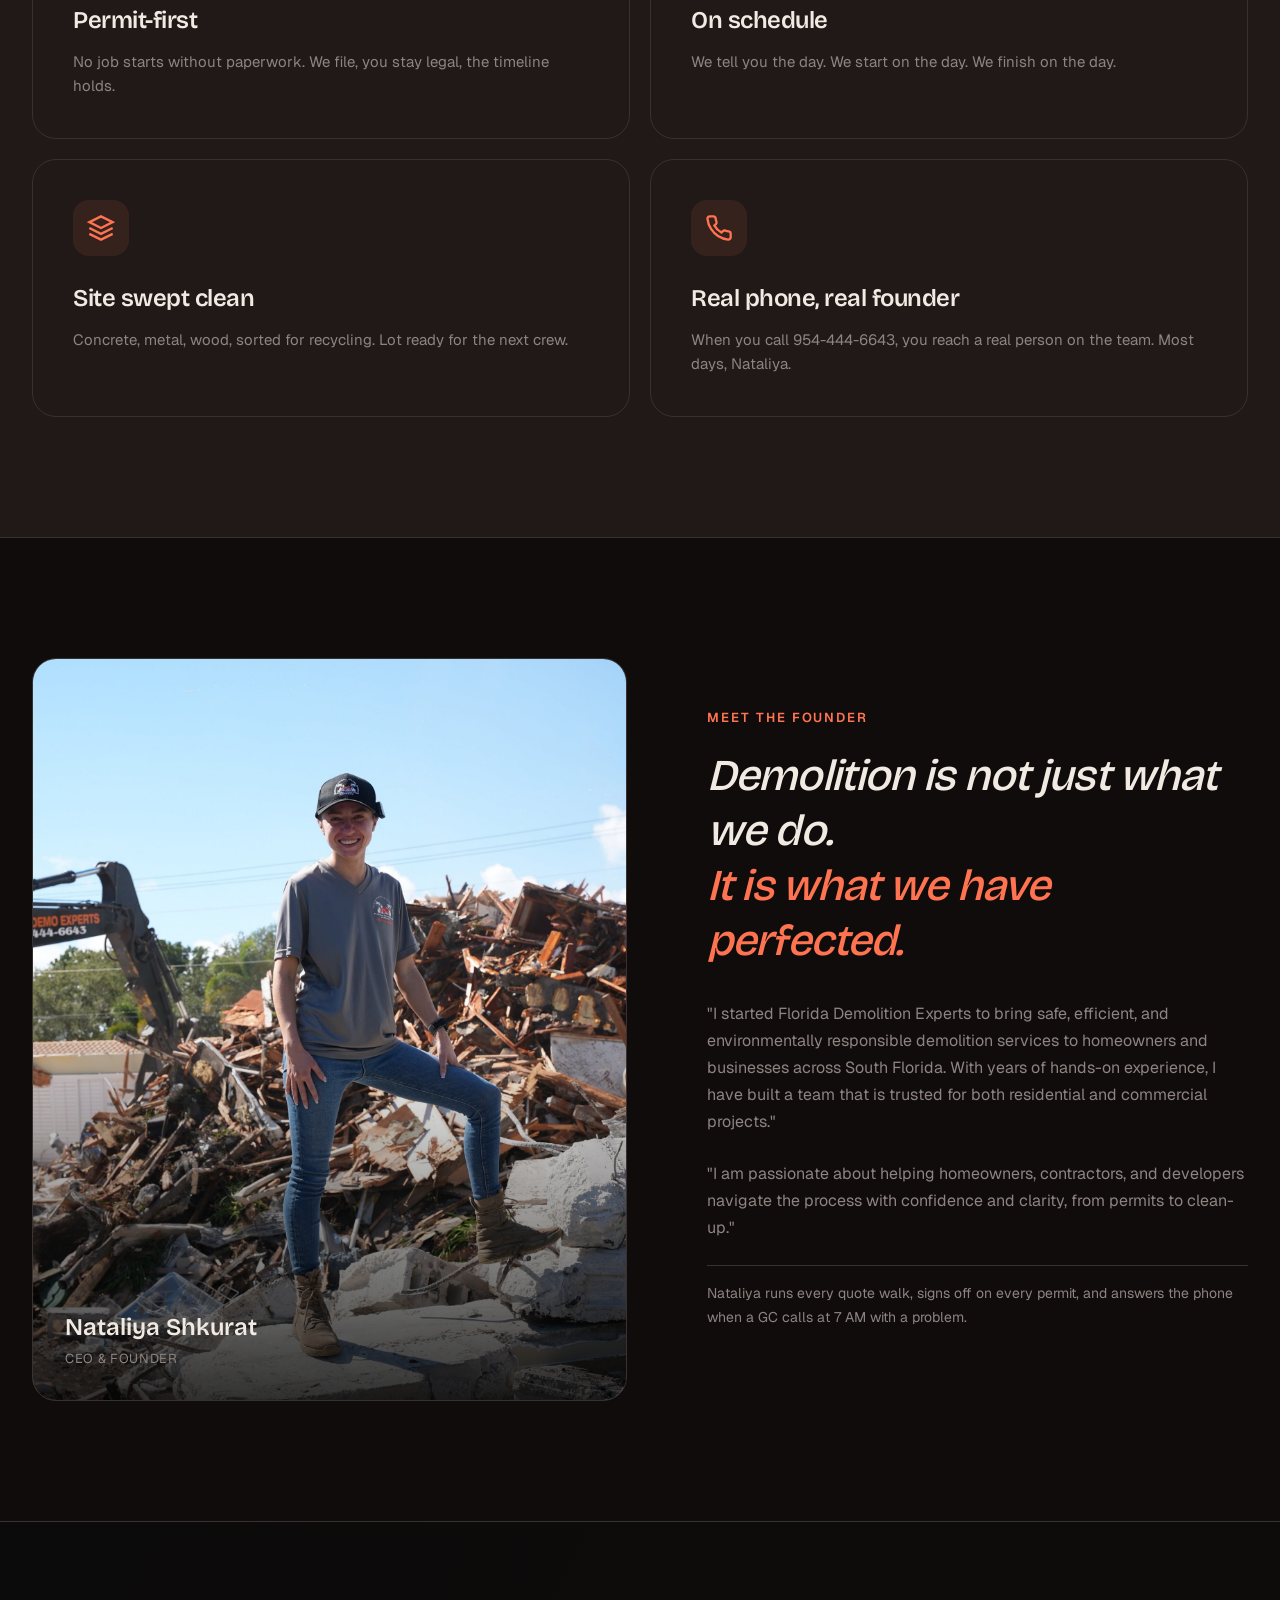
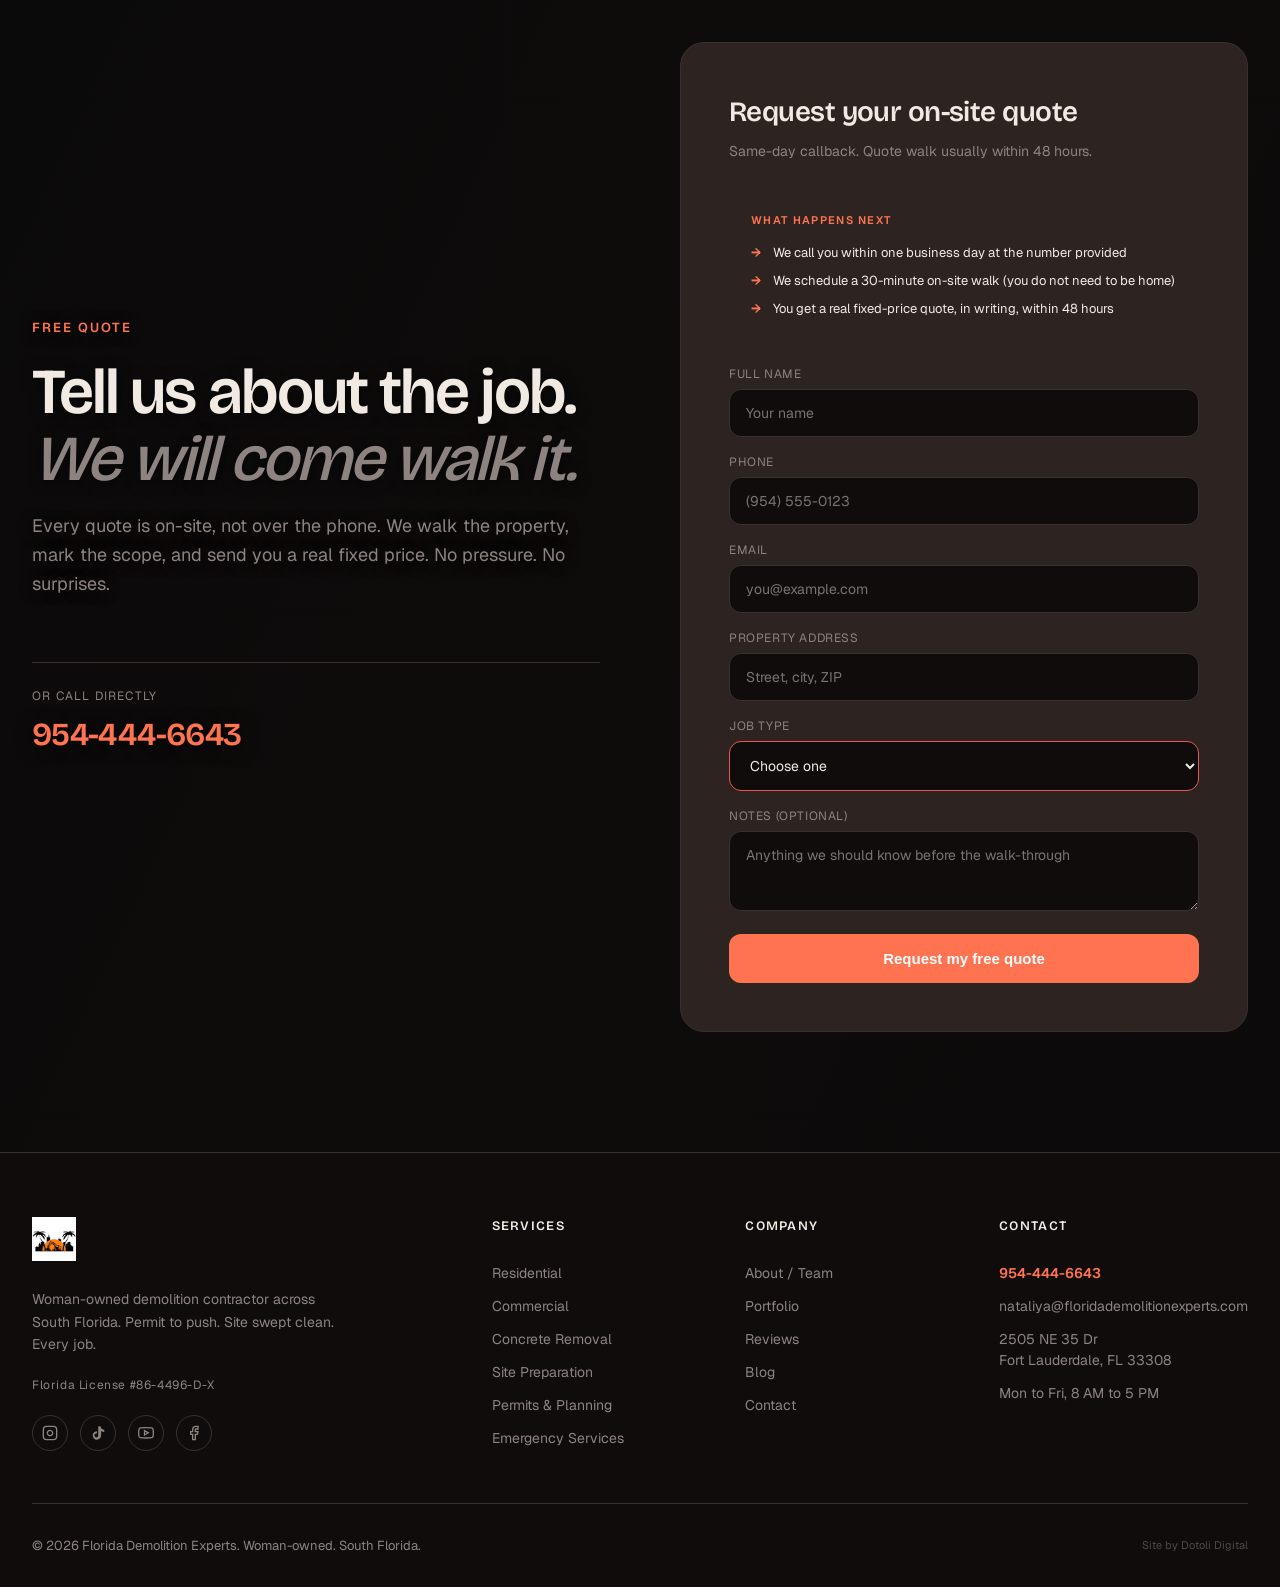
<file: about.html>
<!DOCTYPE html>
<html lang="en">
<head>
<meta charset="UTF-8" />
<meta name="viewport" content="width=device-width, initial-scale=1.0" />
<title>About Florida Demolition Experts | Woman-Owned Demolition in South Florida</title>
<meta name="description" content="Florida Demolition Experts is a woman-owned demolition contractor founded by Nataliya Shkurat, continuing the legacy of Richard Hamann. Safe, efficient, environmentally responsible demolition across South Florida." />
<meta property="og:title" content="About Florida Demolition Experts | Woman-Owned Demolition in South Florida" />
<meta property="og:description" content="Florida Demolition Experts is a woman-owned demolition contractor founded by Nataliya Shkurat, continuing the legacy of Richard Hamann. Safe, efficient, environmentally responsible demolition across South Florida." />
<meta property="og:type" content="website" />
<link rel="icon" type="image/png" href="/fde-logo.png" />

<link rel="preconnect" href="https://fonts.googleapis.com">
<link rel="preconnect" href="https://fonts.gstatic.com" crossorigin>
<link href="https://fonts.googleapis.com/css2?family=Bricolage+Grotesque:opsz,wdth,wght@12..96,75..100,400;12..96,75..100,500;12..96,75..100,600;12..96,75..100,700&display=swap" rel="stylesheet">
<link href="https://fonts.googleapis.com/css2?family=Geist:wght@300;400;500;600;700&display=swap" rel="stylesheet">
<link rel="stylesheet" href="/styles.css">
</head>
<body>
<nav class="top" id="nav">
  <div class="container nav-inner">
    <a href="/" class="logo">
      <img src="/fde-logo.png" alt="Florida Demolition Experts" />
    </a>
    <button class="nav-toggle" aria-label="Menu" onclick="this.classList.toggle('open'); document.querySelector('.nav-links').classList.toggle('open')">
      <svg class="icon-menu" viewBox="0 0 24 24" fill="none" stroke="currentColor" stroke-width="2"><line x1="3" y1="6" x2="21" y2="6"/><line x1="3" y1="12" x2="21" y2="12"/><line x1="3" y1="18" x2="21" y2="18"/></svg>
      <svg class="icon-close" viewBox="0 0 24 24" fill="none" stroke="currentColor" stroke-width="2"><line x1="6" y1="6" x2="18" y2="18"/><line x1="18" y1="6" x2="6" y2="18"/></svg>
    </button>
    <div class="nav-links">
      <a href="/" class="">Home</a><a href="/about.html" class="active">About</a><a href="/services.html" class="">Services</a><a href="/portfolio.html" class="">Portfolio</a><a href="/reviews.html" class="">Reviews</a><a href="/blog.html" class="">Blog</a><a href="/contact.html" class="">Contact</a>
      <a href="/contact.html" class="nav-cta">Free On-Site Quote</a>
    </div>
  </div>
</nav>
<section class="page-header with-bg" style="background-image: url('/img/job-625.jpg');">
  <div class="container">
    <div class="crumb"><a href="/">Home</a><span class="sep">/</span><span>About</span></div>
    <h1 style="font-family:'Bricolage Grotesque', sans-serif; font-size: clamp(40px,5.5vw,72px); font-weight: 600; line-height: 1.05; letter-spacing: -0.03em; max-width: 900px;">Breaking barriers.<br><span style="color: var(--accent);">Building futures.</span></h1>
    <p style="color: var(--muted); font-size: 18px; max-width: 620px; margin-top: 24px; line-height: 1.6;">A woman-owned demolition company built in South Florida, carrying forward a legacy of safe, efficient, and environmentally responsible work.</p>
  </div>
</section>

<section style="padding-top: 0;">
  <div class="container">
    <div class="two-col">
      <div class="two-col-text reveal">
        <span class="section-eyebrow">Our Story</span>
        <h2>Continuing a legacy. Raising the standard.</h2>
        <p>Florida Demolition Experts was founded by Nataliya Shkurat to continue the legacy of Richard Hamann following his retirement. The mission stayed the same: safe, efficient, environmentally responsible demolition for homeowners and businesses across South Florida. The tools got sharper.</p>
        <p>Today, our crew brings 25-plus years of heavy-equipment experience to every job. Our office handles every permit, every survey, every utility disconnect, every close-out inspection. The homeowner, contractor, or developer who hired us never has to chase any of it.</p>
        <p>We are licensed, insured, and woman-owned. Every quote is on-site, not over the phone. Every job follows the same five-step playbook. And every call gets answered by someone who knows the property by name.</p>
      </div>
      <div class="image-block has-image reveal"><img src="/img/job-625.jpg" alt="FDE crew on a South Florida job site" loading="lazy" /></div>
    </div>
  </div>
</section>

<section class="process-section">
  <div class="container">
    <div class="reveal">
      <span class="section-eyebrow">What We Stand For</span>
      <h2 class="section-title">Four non-negotiables.</h2>
    </div>
    <div class="why-grid" style="margin-top: 64px;">
      <div class="why-card reveal">
        <div class="why-icon"><svg width="28" height="28" viewBox="0 0 24 24" fill="none" stroke="currentColor" stroke-width="2"><path d="M9 12l2 2 4-4"/><circle cx="12" cy="12" r="10"/></svg></div>
        <h3>Permit-first</h3>
        <p>No job starts without paperwork. We file, you stay legal, the timeline holds.</p>
      </div>
      <div class="why-card reveal">
        <div class="why-icon"><svg width="28" height="28" viewBox="0 0 24 24" fill="none" stroke="currentColor" stroke-width="2"><circle cx="12" cy="12" r="10"/><polyline points="12 6 12 12 16 14"/></svg></div>
        <h3>On schedule</h3>
        <p>We tell you the day. We start on the day. We finish on the day.</p>
      </div>
      <div class="why-card reveal">
        <div class="why-icon"><svg width="28" height="28" viewBox="0 0 24 24" fill="none" stroke="currentColor" stroke-width="2"><path d="M12 2L2 7l10 5 10-5-10-5z"/><path d="M2 17l10 5 10-5"/><path d="M2 12l10 5 10-5"/></svg></div>
        <h3>Site swept clean</h3>
        <p>Concrete, metal, wood, sorted for recycling. Lot ready for the next crew.</p>
      </div>
      <div class="why-card reveal">
        <div class="why-icon"><svg width="28" height="28" viewBox="0 0 24 24" fill="none" stroke="currentColor" stroke-width="2"><path d="M22 16.92v3a2 2 0 0 1-2.18 2 19.79 19.79 0 0 1-8.63-3.07 19.5 19.5 0 0 1-6-6 19.79 19.79 0 0 1-3.07-8.67A2 2 0 0 1 4.11 2h3a2 2 0 0 1 2 1.72 12.84 12.84 0 0 0 .7 2.81 2 2 0 0 1-.45 2.11L8.09 9.91a16 16 0 0 0 6 6l1.27-1.27a2 2 0 0 1 2.11-.45 12.84 12.84 0 0 0 2.81.7A2 2 0 0 1 22 16.92z"/></svg></div>
        <h3>Real phone, real founder</h3>
        <p>When you call 954-444-6643, you reach a real person on the team. Most days, Nataliya.</p>
      </div>
    </div>
  </div>
</section>

<section>
  <div class="container">
    <div class="founder-grid">
      <div class="founder-image has-image reveal">
        <img src="/img/founder-1.jpg" alt="Nataliya Shkurat, CEO and Founder of Florida Demolition Experts" loading="lazy" />
        <div class="founder-image-overlay"></div>
        <div class="founder-image-text">
          <div class="name">Nataliya Shkurat</div>
          <div class="role">CEO &amp; Founder</div>
        </div>
      </div>
      <div class="reveal">
        <span class="section-eyebrow">Meet the Founder</span>
        <p class="founder-quote">Demolition is not just what we do.<br><span class="highlight">It is what we have perfected.</span></p>
        <p class="founder-bio">"I started Florida Demolition Experts to bring safe, efficient, and environmentally responsible demolition services to homeowners and businesses across South Florida. With years of hands-on experience, I have built a team that is trusted for both residential and commercial projects."</p>
        <p class="founder-bio">"I am passionate about helping homeowners, contractors, and developers navigate the process with confidence and clarity, from permits to clean-up."</p>
        <p class="founder-bio" style="color: var(--muted); font-size: 14px; padding-top: 16px; border-top: 1px solid var(--line);">Nataliya runs every quote walk, signs off on every permit, and answers the phone when a GC calls at 7 AM with a problem.</p>
      </div>
    </div>
  </div>
</section>
<section id="contact" class="cta-section with-bg" style="background-image: url('/img/job-616.jpg');">
  <div class="container">
    <div class="cta-grid">
      <div class="reveal">
        <span class="section-eyebrow">Free Quote</span>
        <h2 class="section-title">Tell us about the job. <span class="italic-line">We will come walk it.</span></h2>
        <p class="section-sub">Every quote is on-site, not over the phone. We walk the property, mark the scope, and send you a real fixed price. No pressure. No surprises.</p>
        <div style="display:flex; align-items:center; gap:24px; padding-top: 24px; border-top: 1px solid var(--line);">
          <div>
            <div style="color: var(--muted); font-size: 12px; letter-spacing: 0.1em; text-transform: uppercase; margin-bottom: 6px;">Or call directly</div>
            <a href="tel:9544446643" style="font-family: 'Bricolage Grotesque', sans-serif; font-size: 32px; font-weight: 600; color: var(--accent); text-decoration: none; letter-spacing: -0.02em;">954-444-6643</a>
          </div>
        </div>
      </div>
      <div class="cta-form-card reveal">
        <h3>Request your on-site quote</h3>
        <p class="sub">Same-day callback. Quote walk usually within 48 hours.</p>
        <div class="form-reassure">
          <div class="form-reassure-title">What happens next</div>
          <ul class="form-reassure-list">
            <li>We call you within one business day at the number provided</li>
            <li>We schedule a 30-minute on-site walk (you do not need to be home)</li>
            <li>You get a real fixed-price quote, in writing, within 48 hours</li>
          </ul>
        </div>
        <form id="quote-form" action="https://formspree.io/f/your-formspree-id" method="POST" novalidate>
          <div class="form-grid">
            <div class="form-field">
              <label for="name">Full name</label>
              <input id="name" name="name" type="text" required minlength="2" placeholder="Your name" autocomplete="name" />
              <div class="err">Please enter your name.</div>
            </div>
            <div class="form-field">
              <label for="phone">Phone</label>
              <input id="phone" name="phone" type="tel" required pattern="[0-9 ()+\-]{7,}" placeholder="(954) 555-0123" autocomplete="tel" />
              <div class="err">Please enter a valid phone number (at least 7 digits).</div>
            </div>
            <div class="form-field">
              <label for="email">Email</label>
              <input id="email" name="email" type="email" required placeholder="you@example.com" autocomplete="email" />
              <div class="err">Please enter a valid email address.</div>
            </div>
            <div class="form-field">
              <label for="address">Property address</label>
              <input id="address" name="address" type="text" required placeholder="Street, city, ZIP" autocomplete="street-address" />
              <div class="err">Please enter the property address.</div>
            </div>
            <div class="form-field">
              <label for="type">Job type</label>
              <select id="type" name="type" required>
                <option value="" disabled selected>Choose one</option>
                <option>Residential demolition</option>
                <option>Commercial demolition</option>
                <option>Concrete removal</option>
                <option>Site preparation</option>
                <option>Pool removal</option>
                <option>Permits only</option>
                <option>Emergency / disaster response</option>
                <option>Not sure yet</option>
              </select>
              <div class="err">Please pick a job type.</div>
            </div>
            <div class="form-field">
              <label for="notes">Notes (optional)</label>
              <textarea id="notes" name="notes" placeholder="Anything we should know before the walk-through"></textarea>
            </div>
            <button type="submit" class="form-submit">Request my free quote</button>
          </div>
          <div class="form-success" role="status" aria-live="polite">
            <svg viewBox="0 0 24 24" fill="none" stroke="currentColor" stroke-width="2"><circle cx="12" cy="12" r="10"/><polyline points="9 12 11 14 15 10"/></svg>
            <h4>Thanks. We have your request.</h4>
            <p>We will call you within one business day at the number you provided. If it is urgent, call us directly at <a href="tel:9544446643" style="color: var(--accent); font-weight: 600;">954-444-6643</a>.</p>
          </div>
        </form>
      </div>
    </div>
  </div>
</section>
<footer>
  <div class="container">
    <div class="footer-grid">
      <div class="footer-brand">
        <img src="/fde-logo.png" alt="Florida Demolition Experts" />
        <p>Woman-owned demolition contractor across South Florida. Permit to push. Site swept clean. Every job.</p>
        <p class="license">Florida License #86-4496-D-X</p>
        <div class="social-links">
          <a href="https://www.instagram.com/floridademolitionexperts/" target="_blank" rel="noopener" aria-label="Instagram"><svg viewBox="0 0 24 24" fill="none" stroke="currentColor" stroke-width="2"><rect x="2" y="2" width="20" height="20" rx="5"/><path d="M16 11.37A4 4 0 1 1 12.63 8 4 4 0 0 1 16 11.37z"/><line x1="17.5" y1="6.5" x2="17.51" y2="6.5"/></svg></a>
          <a href="https://www.tiktok.com/@florida.demolitio" target="_blank" rel="noopener" aria-label="TikTok"><svg viewBox="0 0 24 24" fill="currentColor"><path d="M19.59 6.69a4.83 4.83 0 0 1-3.77-4.25V2h-3.45v13.67a2.89 2.89 0 0 1-5.2 1.74 2.89 2.89 0 0 1 2.31-4.64 2.93 2.93 0 0 1 .88.13V9.4a6.84 6.84 0 0 0-1-.05A6.33 6.33 0 0 0 5.8 20.1a6.34 6.34 0 0 0 10.86-4.43V9.01a8.16 8.16 0 0 0 4.77 1.52v-3.4a4.85 4.85 0 0 1-1.84-.44z"/></svg></a>
          <a href="https://www.youtube.com/@FloridaDemolitionExperts" target="_blank" rel="noopener" aria-label="YouTube"><svg viewBox="0 0 24 24" fill="none" stroke="currentColor" stroke-width="2"><path d="M22.54 6.42a2.78 2.78 0 0 0-1.94-2C18.88 4 12 4 12 4s-6.88 0-8.6.46a2.78 2.78 0 0 0-1.94 2A29 29 0 0 0 1 11.75a29 29 0 0 0 .46 5.33A2.78 2.78 0 0 0 3.4 19c1.72.46 8.6.46 8.6.46s6.88 0 8.6-.46a2.78 2.78 0 0 0 1.94-2 29 29 0 0 0 .46-5.25 29 29 0 0 0-.46-5.33z"/><polygon points="9.75 15.02 15.5 11.75 9.75 8.48 9.75 15.02"/></svg></a>
          <a href="https://www.facebook.com/profile.php?id=61574911868153" target="_blank" rel="noopener" aria-label="Facebook"><svg viewBox="0 0 24 24" fill="none" stroke="currentColor" stroke-width="2"><path d="M18 2h-3a5 5 0 0 0-5 5v3H7v4h3v8h4v-8h3l1-4h-4V7a1 1 0 0 1 1-1h3z"/></svg></a>
        </div>
      </div>
      <div class="footer-col">
        <h5>Services</h5>
        <a href="/residential.html">Residential</a>
        <a href="/commercial.html">Commercial</a>
        <a href="/concrete-removal.html">Concrete Removal</a>
        <a href="/site-preparation.html">Site Preparation</a>
        <a href="/permits.html">Permits &amp; Planning</a>
        <a href="/emergency.html">Emergency Services</a>
      </div>
      <div class="footer-col">
        <h5>Company</h5>
        <a href="/about.html">About / Team</a>
        <a href="/portfolio.html">Portfolio</a>
        <a href="/reviews.html">Reviews</a>
        <a href="/blog.html">Blog</a>
        <a href="/contact.html">Contact</a>
      </div>
      <div class="footer-col">
        <h5>Contact</h5>
        <a href="tel:9544446643" style="color: var(--accent); font-weight: 600;">954-444-6643</a>
        <a href="mailto:nataliya@floridademolitionexperts.com">nataliya@floridademolitionexperts.com</a>
        <p style="color: var(--muted); font-size: 14px;">2505 NE 35 Dr<br>Fort Lauderdale, FL 33308</p>
        <p style="color: var(--muted); font-size: 14px;">Mon to Fri, 8 AM to 5 PM</p>
      </div>
    </div>
    <div class="footer-bottom">
      <div>&copy; 2026 Florida Demolition Experts. Woman-owned. South Florida.</div>
      <div style="opacity: 0.5; font-size: 11px;">Site by Dotoli Digital</div>
    </div>
  </div>
</footer>
<a href="tel:9544446643" class="sticky-cta">Call 954-444-6643</a>
<script>
const nav = document.getElementById('nav');
window.addEventListener('scroll', () => {
  if (window.scrollY > 40) nav.classList.add('scrolled');
  else nav.classList.remove('scrolled');
});
const observer = new IntersectionObserver((entries) => {
  entries.forEach(entry => { if (entry.isIntersecting) entry.target.classList.add('visible'); });
}, { threshold: 0.1, rootMargin: '0px 0px -50px 0px' });
document.querySelectorAll('.reveal').forEach(el => observer.observe(el));

// Quote form: client-side validation + inline success (Formspree-compatible)
const qf = document.getElementById('quote-form') || document.getElementById('quote-form-contact');
if (qf) {
  qf.addEventListener('submit', async (e) => {
    e.preventDefault();
    if (!qf.checkValidity()) { qf.reportValidity(); return; }
    const btn = qf.querySelector('.form-submit');
    btn.disabled = true; btn.textContent = 'Sending...';
    try {
      const res = await fetch(qf.action, {
        method: 'POST',
        body: new FormData(qf),
        headers: { 'Accept': 'application/json' }
      });
      if (res.ok || qf.action.includes('your-formspree-id')) {
        // Treat placeholder Formspree URL as success for local preview
        qf.classList.add('sent');
        qf.querySelector('.form-success').scrollIntoView({ behavior: 'smooth', block: 'center' });
      } else {
        btn.disabled = false; btn.textContent = 'Request my free quote';
        alert('Something went wrong sending the form. Please call us at 954-444-6643.');
      }
    } catch (err) {
      btn.disabled = false; btn.textContent = 'Request my free quote';
      alert('Network issue sending the form. Please call us at 954-444-6643.');
    }
  });
}
</script>
</body>
</html>
</file>
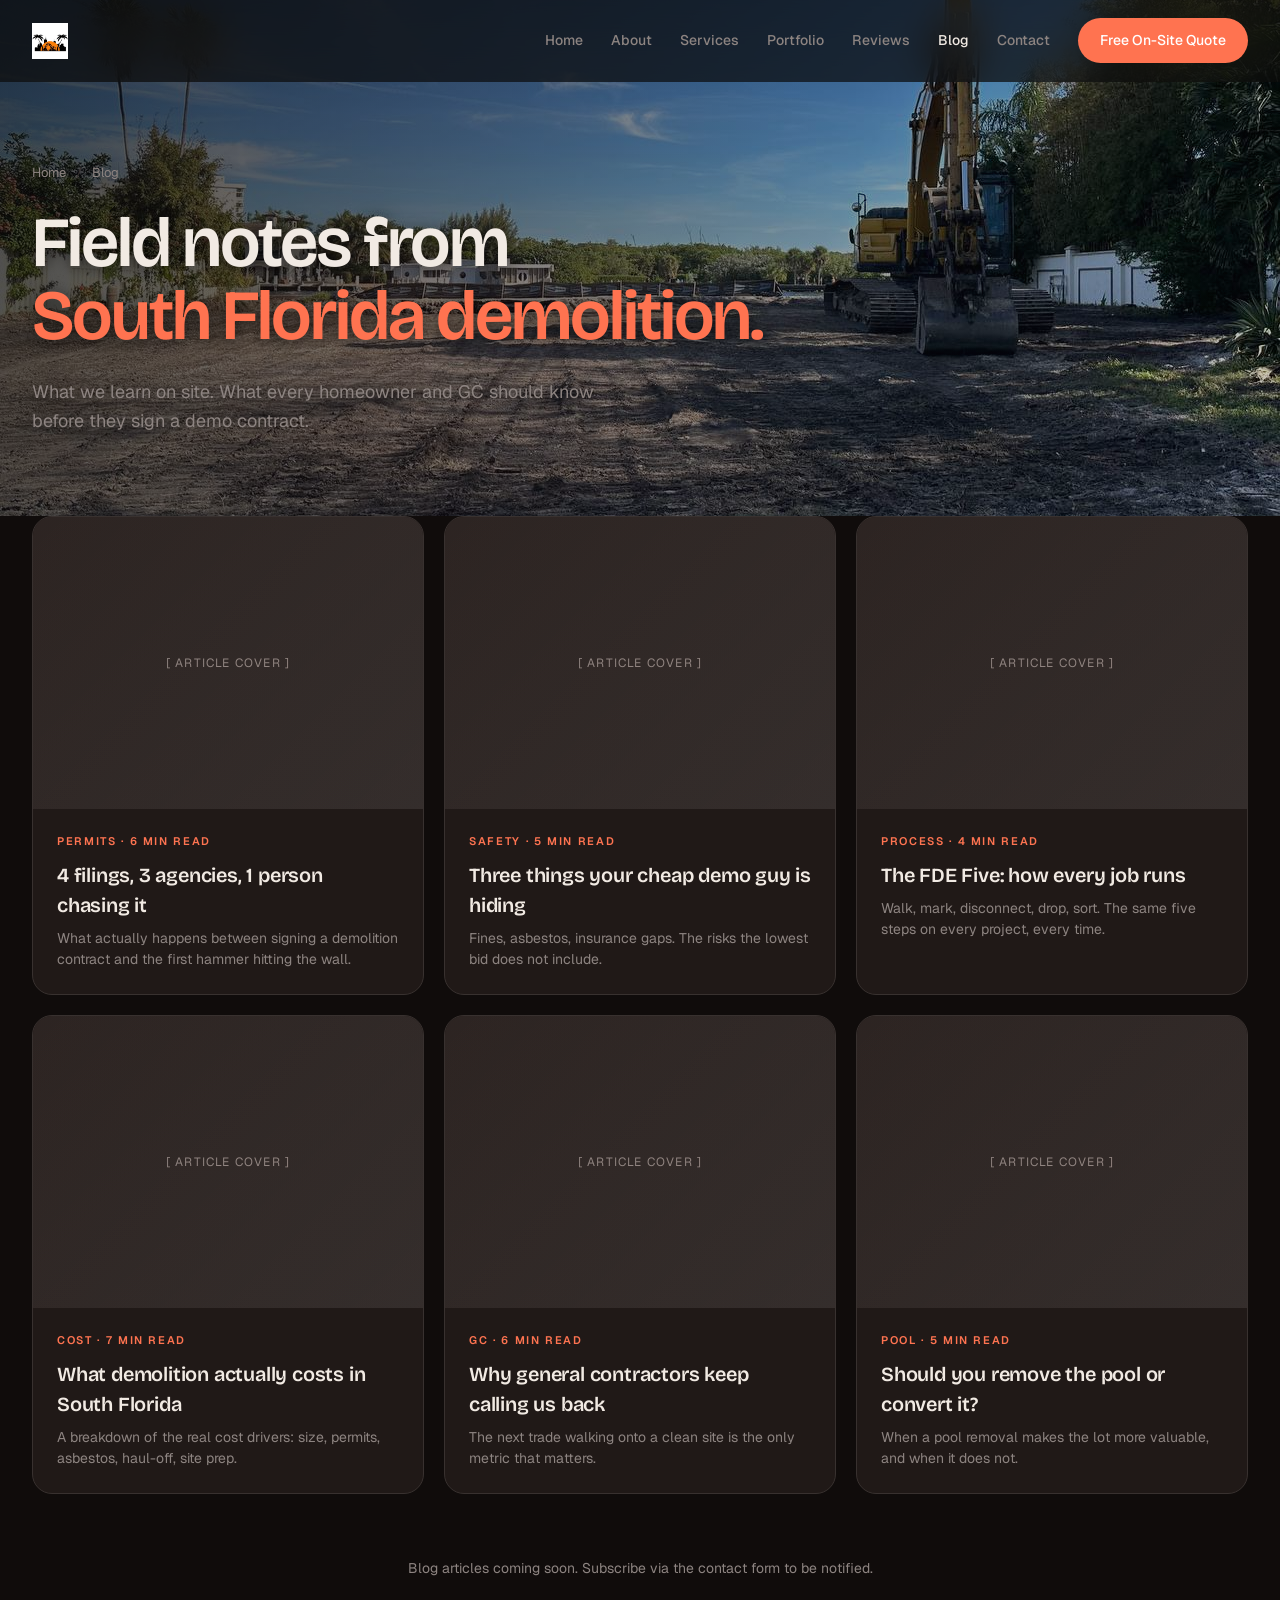
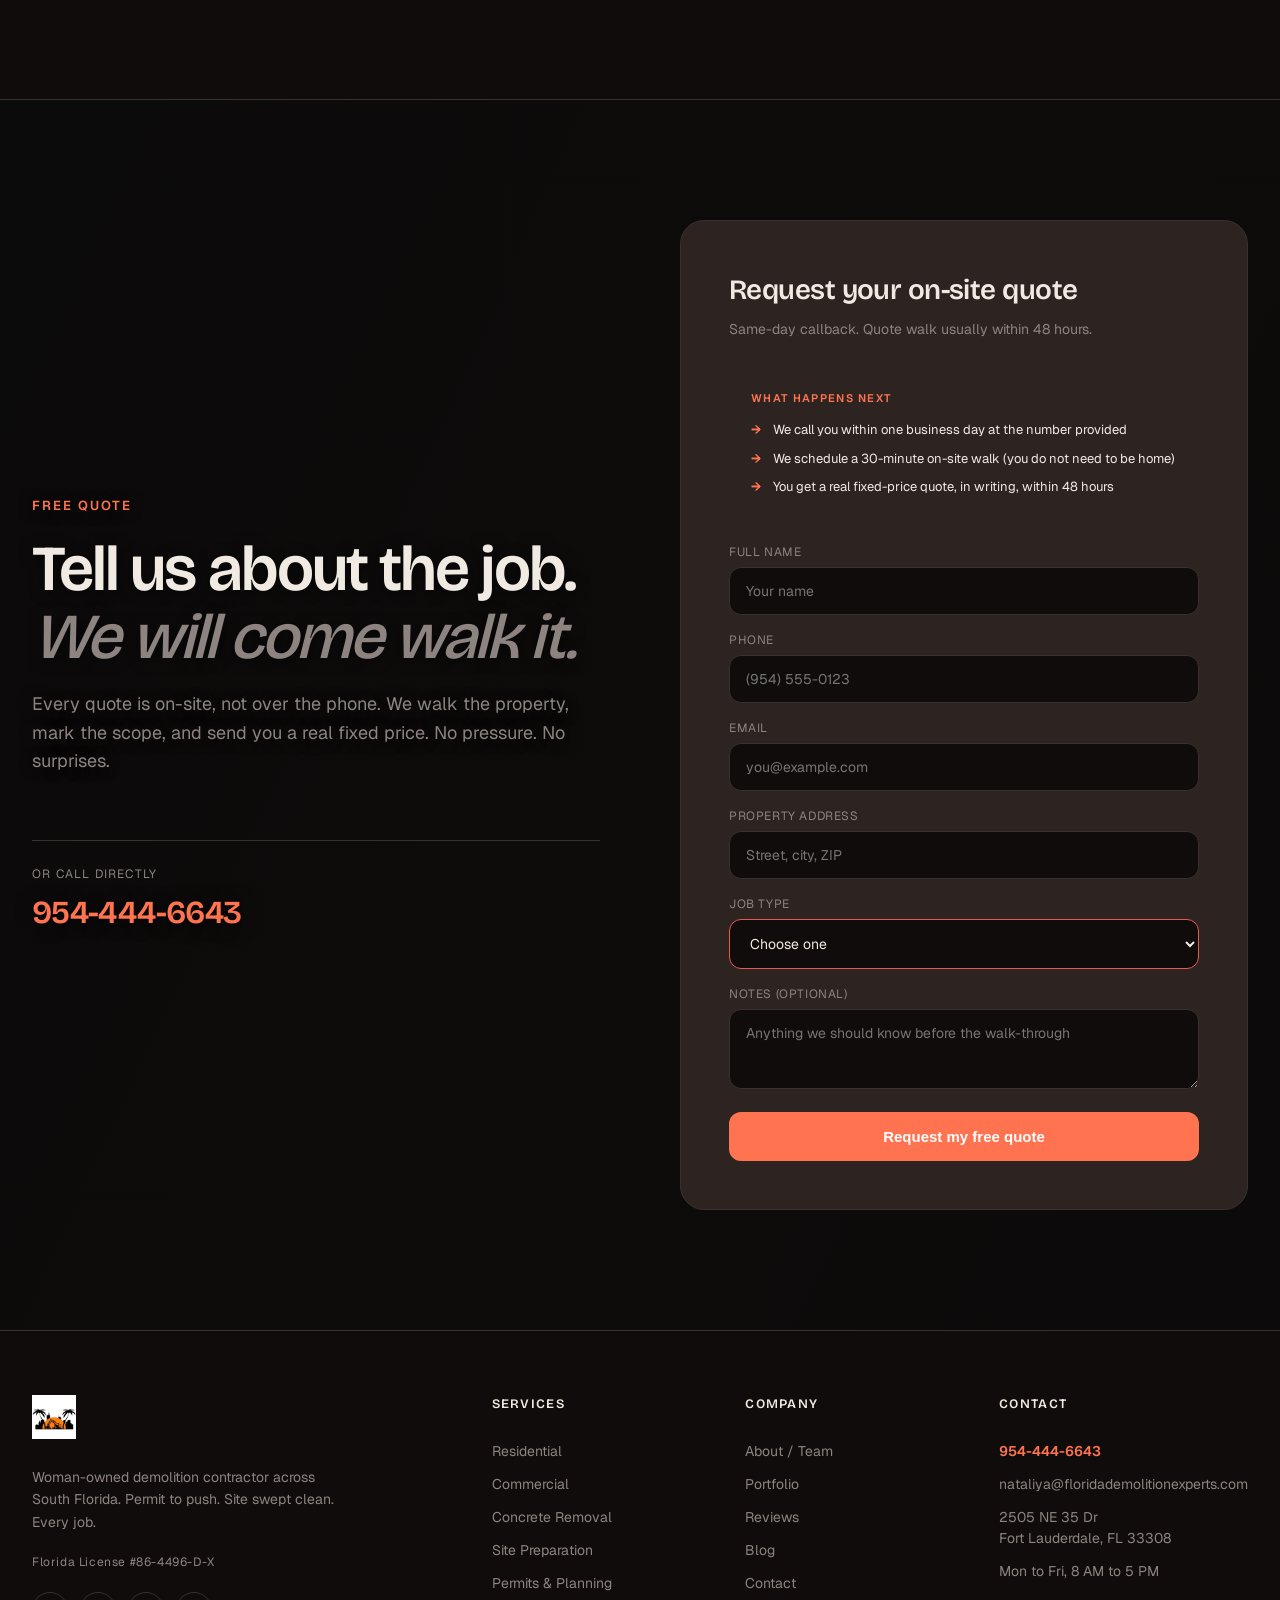
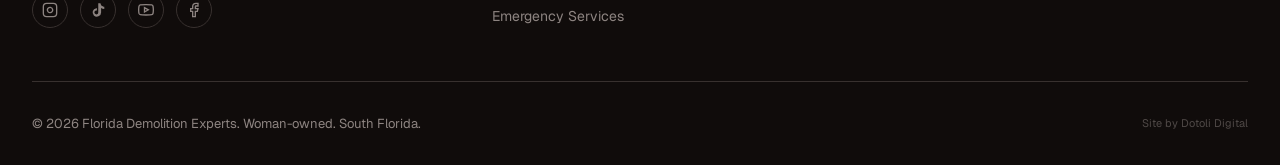
<file: blog.html>
<!DOCTYPE html>
<html lang="en">
<head>
<meta charset="UTF-8" />
<meta name="viewport" content="width=device-width, initial-scale=1.0" />
<title>Blog | Florida Demolition Experts</title>
<meta name="description" content="Field notes from the FDE crew. What every homeowner and general contractor should know before signing a demolition contract." />
<meta property="og:title" content="Blog | Florida Demolition Experts" />
<meta property="og:description" content="Field notes from the FDE crew. What every homeowner and general contractor should know before signing a demolition contract." />
<meta property="og:type" content="website" />
<link rel="icon" type="image/png" href="/fde-logo.png" />

<link rel="preconnect" href="https://fonts.googleapis.com">
<link rel="preconnect" href="https://fonts.gstatic.com" crossorigin>
<link href="https://fonts.googleapis.com/css2?family=Bricolage+Grotesque:opsz,wdth,wght@12..96,75..100,400;12..96,75..100,500;12..96,75..100,600;12..96,75..100,700&display=swap" rel="stylesheet">
<link href="https://fonts.googleapis.com/css2?family=Geist:wght@300;400;500;600;700&display=swap" rel="stylesheet">
<link rel="stylesheet" href="/styles.css">
</head>
<body>
<nav class="top" id="nav">
  <div class="container nav-inner">
    <a href="/" class="logo">
      <img src="/fde-logo.png" alt="Florida Demolition Experts" />
    </a>
    <button class="nav-toggle" aria-label="Menu" onclick="this.classList.toggle('open'); document.querySelector('.nav-links').classList.toggle('open')">
      <svg class="icon-menu" viewBox="0 0 24 24" fill="none" stroke="currentColor" stroke-width="2"><line x1="3" y1="6" x2="21" y2="6"/><line x1="3" y1="12" x2="21" y2="12"/><line x1="3" y1="18" x2="21" y2="18"/></svg>
      <svg class="icon-close" viewBox="0 0 24 24" fill="none" stroke="currentColor" stroke-width="2"><line x1="6" y1="6" x2="18" y2="18"/><line x1="18" y1="6" x2="6" y2="18"/></svg>
    </button>
    <div class="nav-links">
      <a href="/" class="">Home</a><a href="/about.html" class="">About</a><a href="/services.html" class="">Services</a><a href="/portfolio.html" class="">Portfolio</a><a href="/reviews.html" class="">Reviews</a><a href="/blog.html" class="active">Blog</a><a href="/contact.html" class="">Contact</a>
      <a href="/contact.html" class="nav-cta">Free On-Site Quote</a>
    </div>
  </div>
</nav>
<section class="page-header with-bg" style="background-image: url('/img/job-621.jpg');">
  <div class="container">
    <div class="crumb"><a href="/">Home</a><span class="sep">/</span><span>Blog</span></div>
    <h1 style="font-family:'Bricolage Grotesque', sans-serif; font-size: clamp(40px,5.5vw,72px); font-weight: 600; line-height: 1.05; letter-spacing: -0.03em; max-width: 900px;">Field notes from<br><span style="color: var(--accent);">South Florida demolition.</span></h1>
    <p style="color: var(--muted); font-size: 18px; max-width: 600px; margin-top: 24px; line-height: 1.6;">What we learn on site. What every homeowner and GC should know before they sign a demo contract.</p>
  </div>
</section>

<section style="padding-top: 0;">
  <div class="container">
    <div class="portfolio-grid">
      <div class="portfolio-card reveal"><div class="portfolio-thumb">[ Article cover ]</div><div class="portfolio-card-body"><div class="meta">Permits &middot; 6 min read</div><h4>4 filings, 3 agencies, 1 person chasing it</h4><p>What actually happens between signing a demolition contract and the first hammer hitting the wall.</p></div></div>
      <div class="portfolio-card reveal"><div class="portfolio-thumb">[ Article cover ]</div><div class="portfolio-card-body"><div class="meta">Safety &middot; 5 min read</div><h4>Three things your cheap demo guy is hiding</h4><p>Fines, asbestos, insurance gaps. The risks the lowest bid does not include.</p></div></div>
      <div class="portfolio-card reveal"><div class="portfolio-thumb">[ Article cover ]</div><div class="portfolio-card-body"><div class="meta">Process &middot; 4 min read</div><h4>The FDE Five: how every job runs</h4><p>Walk, mark, disconnect, drop, sort. The same five steps on every project, every time.</p></div></div>
      <div class="portfolio-card reveal"><div class="portfolio-thumb">[ Article cover ]</div><div class="portfolio-card-body"><div class="meta">Cost &middot; 7 min read</div><h4>What demolition actually costs in South Florida</h4><p>A breakdown of the real cost drivers: size, permits, asbestos, haul-off, site prep.</p></div></div>
      <div class="portfolio-card reveal"><div class="portfolio-thumb">[ Article cover ]</div><div class="portfolio-card-body"><div class="meta">GC &middot; 6 min read</div><h4>Why general contractors keep calling us back</h4><p>The next trade walking onto a clean site is the only metric that matters.</p></div></div>
      <div class="portfolio-card reveal"><div class="portfolio-thumb">[ Article cover ]</div><div class="portfolio-card-body"><div class="meta">Pool &middot; 5 min read</div><h4>Should you remove the pool or convert it?</h4><p>When a pool removal makes the lot more valuable, and when it does not.</p></div></div>
    </div>
    <div style="text-align: center; margin-top: 64px; color: var(--muted); font-size: 14px;">Blog articles coming soon. Subscribe via the contact form to be notified.</div>
  </div>
</section>
<section id="contact" class="cta-section with-bg" style="background-image: url('/img/job-616.jpg');">
  <div class="container">
    <div class="cta-grid">
      <div class="reveal">
        <span class="section-eyebrow">Free Quote</span>
        <h2 class="section-title">Tell us about the job. <span class="italic-line">We will come walk it.</span></h2>
        <p class="section-sub">Every quote is on-site, not over the phone. We walk the property, mark the scope, and send you a real fixed price. No pressure. No surprises.</p>
        <div style="display:flex; align-items:center; gap:24px; padding-top: 24px; border-top: 1px solid var(--line);">
          <div>
            <div style="color: var(--muted); font-size: 12px; letter-spacing: 0.1em; text-transform: uppercase; margin-bottom: 6px;">Or call directly</div>
            <a href="tel:9544446643" style="font-family: 'Bricolage Grotesque', sans-serif; font-size: 32px; font-weight: 600; color: var(--accent); text-decoration: none; letter-spacing: -0.02em;">954-444-6643</a>
          </div>
        </div>
      </div>
      <div class="cta-form-card reveal">
        <h3>Request your on-site quote</h3>
        <p class="sub">Same-day callback. Quote walk usually within 48 hours.</p>
        <div class="form-reassure">
          <div class="form-reassure-title">What happens next</div>
          <ul class="form-reassure-list">
            <li>We call you within one business day at the number provided</li>
            <li>We schedule a 30-minute on-site walk (you do not need to be home)</li>
            <li>You get a real fixed-price quote, in writing, within 48 hours</li>
          </ul>
        </div>
        <form id="quote-form" action="https://formspree.io/f/your-formspree-id" method="POST" novalidate>
          <div class="form-grid">
            <div class="form-field">
              <label for="name">Full name</label>
              <input id="name" name="name" type="text" required minlength="2" placeholder="Your name" autocomplete="name" />
              <div class="err">Please enter your name.</div>
            </div>
            <div class="form-field">
              <label for="phone">Phone</label>
              <input id="phone" name="phone" type="tel" required pattern="[0-9 ()+\-]{7,}" placeholder="(954) 555-0123" autocomplete="tel" />
              <div class="err">Please enter a valid phone number (at least 7 digits).</div>
            </div>
            <div class="form-field">
              <label for="email">Email</label>
              <input id="email" name="email" type="email" required placeholder="you@example.com" autocomplete="email" />
              <div class="err">Please enter a valid email address.</div>
            </div>
            <div class="form-field">
              <label for="address">Property address</label>
              <input id="address" name="address" type="text" required placeholder="Street, city, ZIP" autocomplete="street-address" />
              <div class="err">Please enter the property address.</div>
            </div>
            <div class="form-field">
              <label for="type">Job type</label>
              <select id="type" name="type" required>
                <option value="" disabled selected>Choose one</option>
                <option>Residential demolition</option>
                <option>Commercial demolition</option>
                <option>Concrete removal</option>
                <option>Site preparation</option>
                <option>Pool removal</option>
                <option>Permits only</option>
                <option>Emergency / disaster response</option>
                <option>Not sure yet</option>
              </select>
              <div class="err">Please pick a job type.</div>
            </div>
            <div class="form-field">
              <label for="notes">Notes (optional)</label>
              <textarea id="notes" name="notes" placeholder="Anything we should know before the walk-through"></textarea>
            </div>
            <button type="submit" class="form-submit">Request my free quote</button>
          </div>
          <div class="form-success" role="status" aria-live="polite">
            <svg viewBox="0 0 24 24" fill="none" stroke="currentColor" stroke-width="2"><circle cx="12" cy="12" r="10"/><polyline points="9 12 11 14 15 10"/></svg>
            <h4>Thanks. We have your request.</h4>
            <p>We will call you within one business day at the number you provided. If it is urgent, call us directly at <a href="tel:9544446643" style="color: var(--accent); font-weight: 600;">954-444-6643</a>.</p>
          </div>
        </form>
      </div>
    </div>
  </div>
</section>
<footer>
  <div class="container">
    <div class="footer-grid">
      <div class="footer-brand">
        <img src="/fde-logo.png" alt="Florida Demolition Experts" />
        <p>Woman-owned demolition contractor across South Florida. Permit to push. Site swept clean. Every job.</p>
        <p class="license">Florida License #86-4496-D-X</p>
        <div class="social-links">
          <a href="https://www.instagram.com/floridademolitionexperts/" target="_blank" rel="noopener" aria-label="Instagram"><svg viewBox="0 0 24 24" fill="none" stroke="currentColor" stroke-width="2"><rect x="2" y="2" width="20" height="20" rx="5"/><path d="M16 11.37A4 4 0 1 1 12.63 8 4 4 0 0 1 16 11.37z"/><line x1="17.5" y1="6.5" x2="17.51" y2="6.5"/></svg></a>
          <a href="https://www.tiktok.com/@florida.demolitio" target="_blank" rel="noopener" aria-label="TikTok"><svg viewBox="0 0 24 24" fill="currentColor"><path d="M19.59 6.69a4.83 4.83 0 0 1-3.77-4.25V2h-3.45v13.67a2.89 2.89 0 0 1-5.2 1.74 2.89 2.89 0 0 1 2.31-4.64 2.93 2.93 0 0 1 .88.13V9.4a6.84 6.84 0 0 0-1-.05A6.33 6.33 0 0 0 5.8 20.1a6.34 6.34 0 0 0 10.86-4.43V9.01a8.16 8.16 0 0 0 4.77 1.52v-3.4a4.85 4.85 0 0 1-1.84-.44z"/></svg></a>
          <a href="https://www.youtube.com/@FloridaDemolitionExperts" target="_blank" rel="noopener" aria-label="YouTube"><svg viewBox="0 0 24 24" fill="none" stroke="currentColor" stroke-width="2"><path d="M22.54 6.42a2.78 2.78 0 0 0-1.94-2C18.88 4 12 4 12 4s-6.88 0-8.6.46a2.78 2.78 0 0 0-1.94 2A29 29 0 0 0 1 11.75a29 29 0 0 0 .46 5.33A2.78 2.78 0 0 0 3.4 19c1.72.46 8.6.46 8.6.46s6.88 0 8.6-.46a2.78 2.78 0 0 0 1.94-2 29 29 0 0 0 .46-5.25 29 29 0 0 0-.46-5.33z"/><polygon points="9.75 15.02 15.5 11.75 9.75 8.48 9.75 15.02"/></svg></a>
          <a href="https://www.facebook.com/profile.php?id=61574911868153" target="_blank" rel="noopener" aria-label="Facebook"><svg viewBox="0 0 24 24" fill="none" stroke="currentColor" stroke-width="2"><path d="M18 2h-3a5 5 0 0 0-5 5v3H7v4h3v8h4v-8h3l1-4h-4V7a1 1 0 0 1 1-1h3z"/></svg></a>
        </div>
      </div>
      <div class="footer-col">
        <h5>Services</h5>
        <a href="/residential.html">Residential</a>
        <a href="/commercial.html">Commercial</a>
        <a href="/concrete-removal.html">Concrete Removal</a>
        <a href="/site-preparation.html">Site Preparation</a>
        <a href="/permits.html">Permits &amp; Planning</a>
        <a href="/emergency.html">Emergency Services</a>
      </div>
      <div class="footer-col">
        <h5>Company</h5>
        <a href="/about.html">About / Team</a>
        <a href="/portfolio.html">Portfolio</a>
        <a href="/reviews.html">Reviews</a>
        <a href="/blog.html">Blog</a>
        <a href="/contact.html">Contact</a>
      </div>
      <div class="footer-col">
        <h5>Contact</h5>
        <a href="tel:9544446643" style="color: var(--accent); font-weight: 600;">954-444-6643</a>
        <a href="mailto:nataliya@floridademolitionexperts.com">nataliya@floridademolitionexperts.com</a>
        <p style="color: var(--muted); font-size: 14px;">2505 NE 35 Dr<br>Fort Lauderdale, FL 33308</p>
        <p style="color: var(--muted); font-size: 14px;">Mon to Fri, 8 AM to 5 PM</p>
      </div>
    </div>
    <div class="footer-bottom">
      <div>&copy; 2026 Florida Demolition Experts. Woman-owned. South Florida.</div>
      <div style="opacity: 0.5; font-size: 11px;">Site by Dotoli Digital</div>
    </div>
  </div>
</footer>
<a href="tel:9544446643" class="sticky-cta">Call 954-444-6643</a>
<script>
const nav = document.getElementById('nav');
window.addEventListener('scroll', () => {
  if (window.scrollY > 40) nav.classList.add('scrolled');
  else nav.classList.remove('scrolled');
});
const observer = new IntersectionObserver((entries) => {
  entries.forEach(entry => { if (entry.isIntersecting) entry.target.classList.add('visible'); });
}, { threshold: 0.1, rootMargin: '0px 0px -50px 0px' });
document.querySelectorAll('.reveal').forEach(el => observer.observe(el));

// Quote form: client-side validation + inline success (Formspree-compatible)
const qf = document.getElementById('quote-form') || document.getElementById('quote-form-contact');
if (qf) {
  qf.addEventListener('submit', async (e) => {
    e.preventDefault();
    if (!qf.checkValidity()) { qf.reportValidity(); return; }
    const btn = qf.querySelector('.form-submit');
    btn.disabled = true; btn.textContent = 'Sending...';
    try {
      const res = await fetch(qf.action, {
        method: 'POST',
        body: new FormData(qf),
        headers: { 'Accept': 'application/json' }
      });
      if (res.ok || qf.action.includes('your-formspree-id')) {
        // Treat placeholder Formspree URL as success for local preview
        qf.classList.add('sent');
        qf.querySelector('.form-success').scrollIntoView({ behavior: 'smooth', block: 'center' });
      } else {
        btn.disabled = false; btn.textContent = 'Request my free quote';
        alert('Something went wrong sending the form. Please call us at 954-444-6643.');
      }
    } catch (err) {
      btn.disabled = false; btn.textContent = 'Request my free quote';
      alert('Network issue sending the form. Please call us at 954-444-6643.');
    }
  });
}
</script>
</body>
</html>
</file>
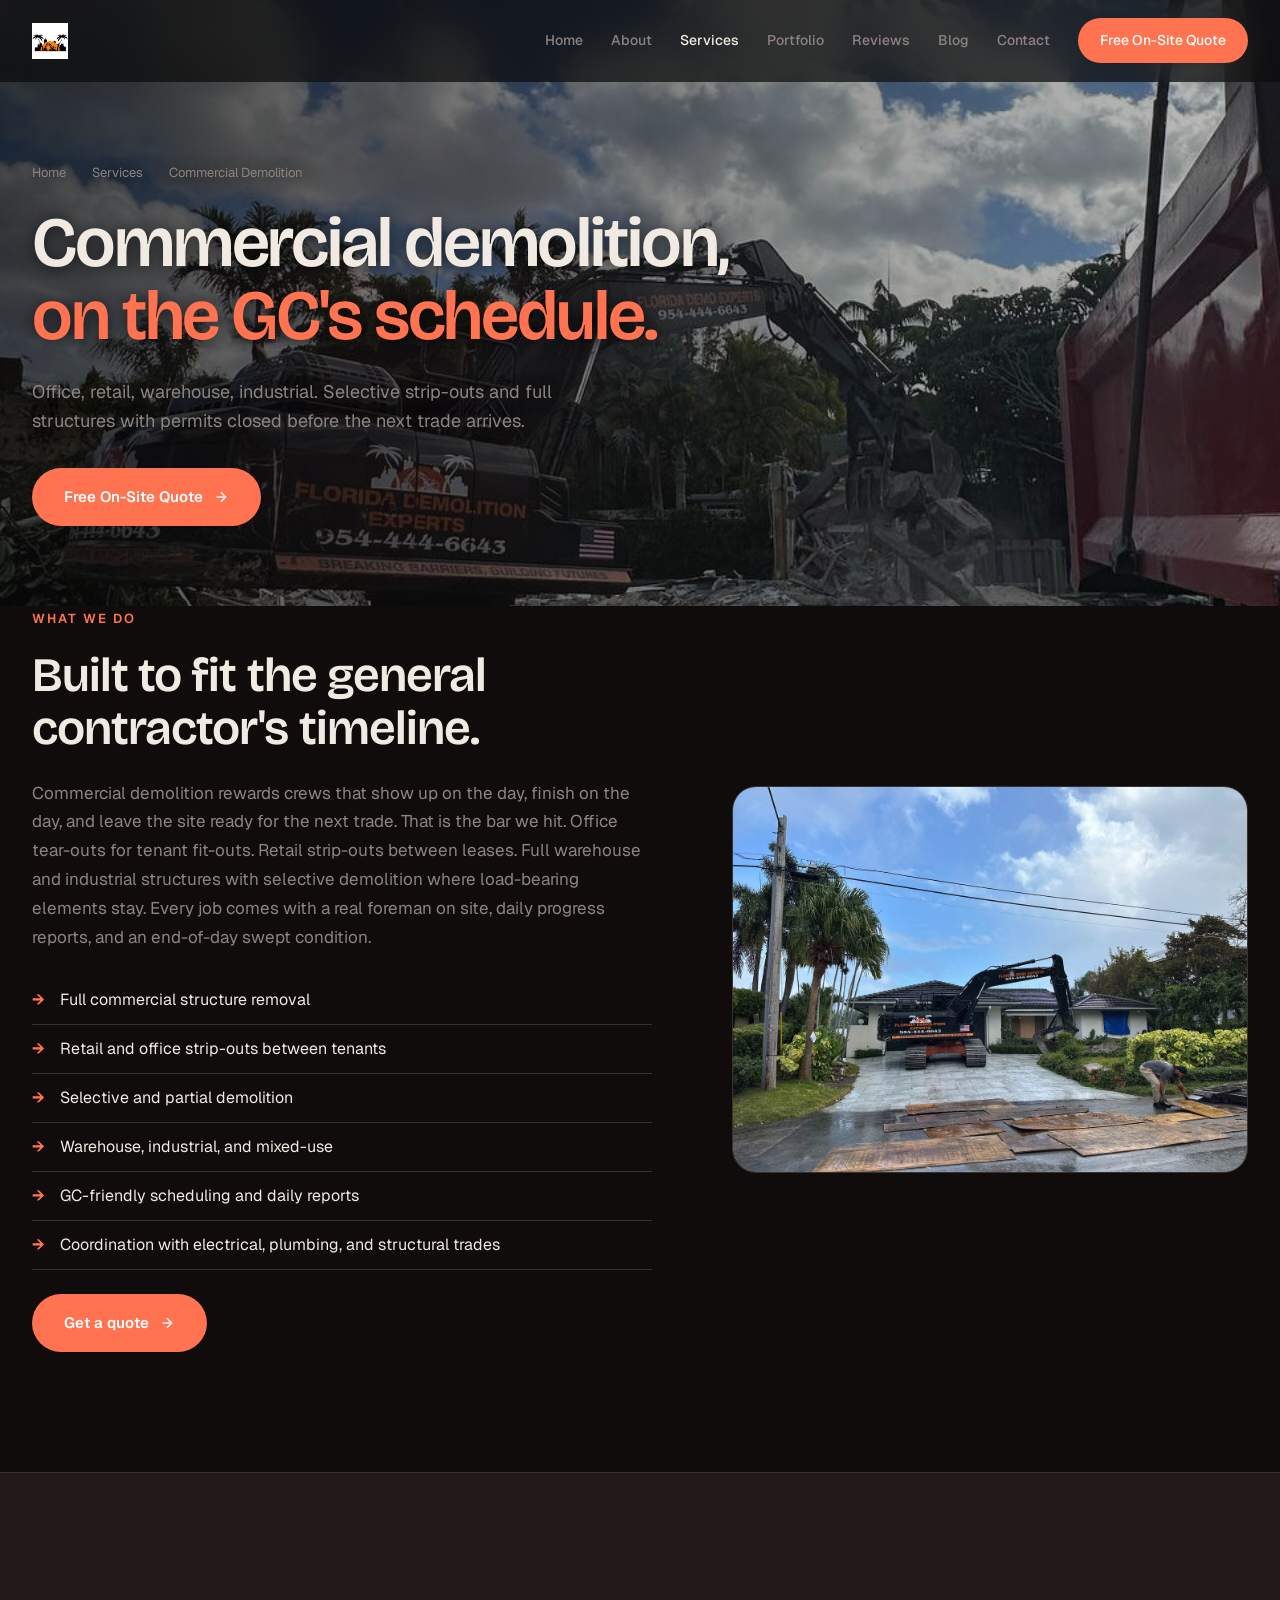
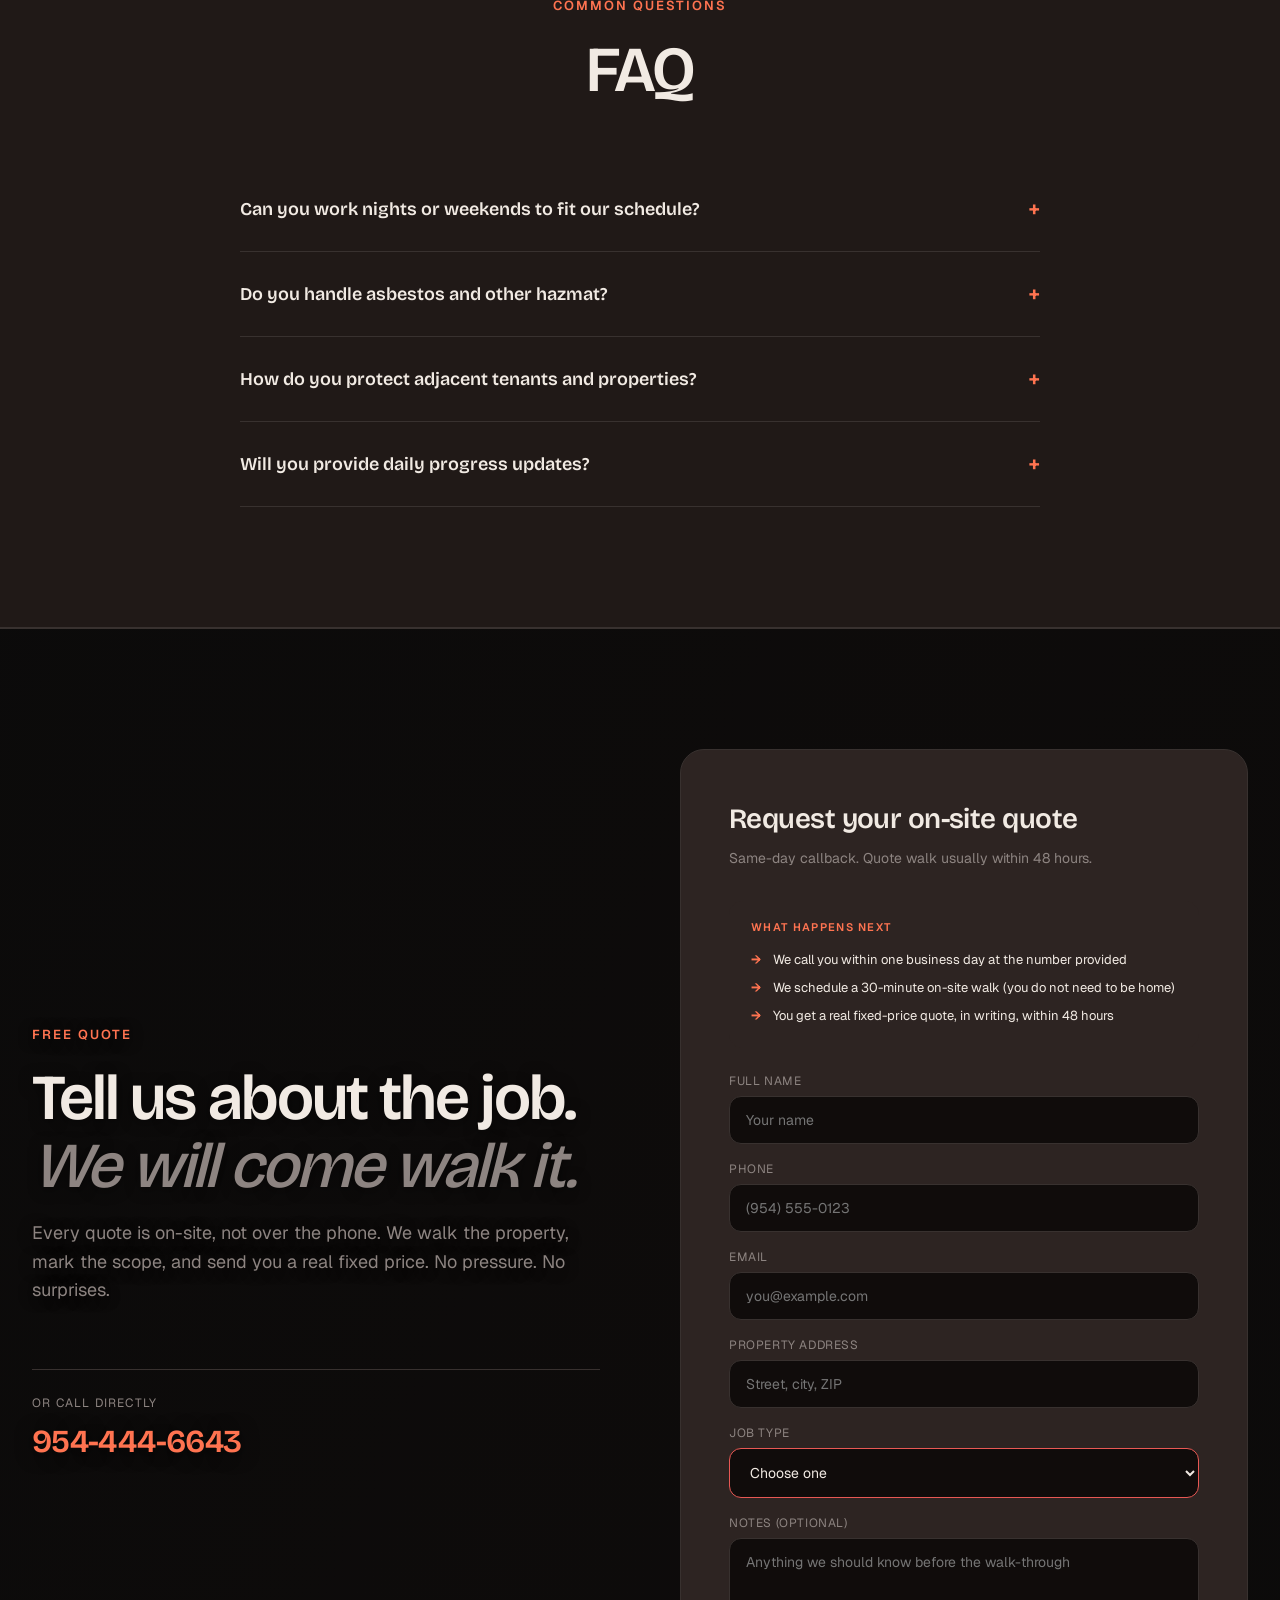
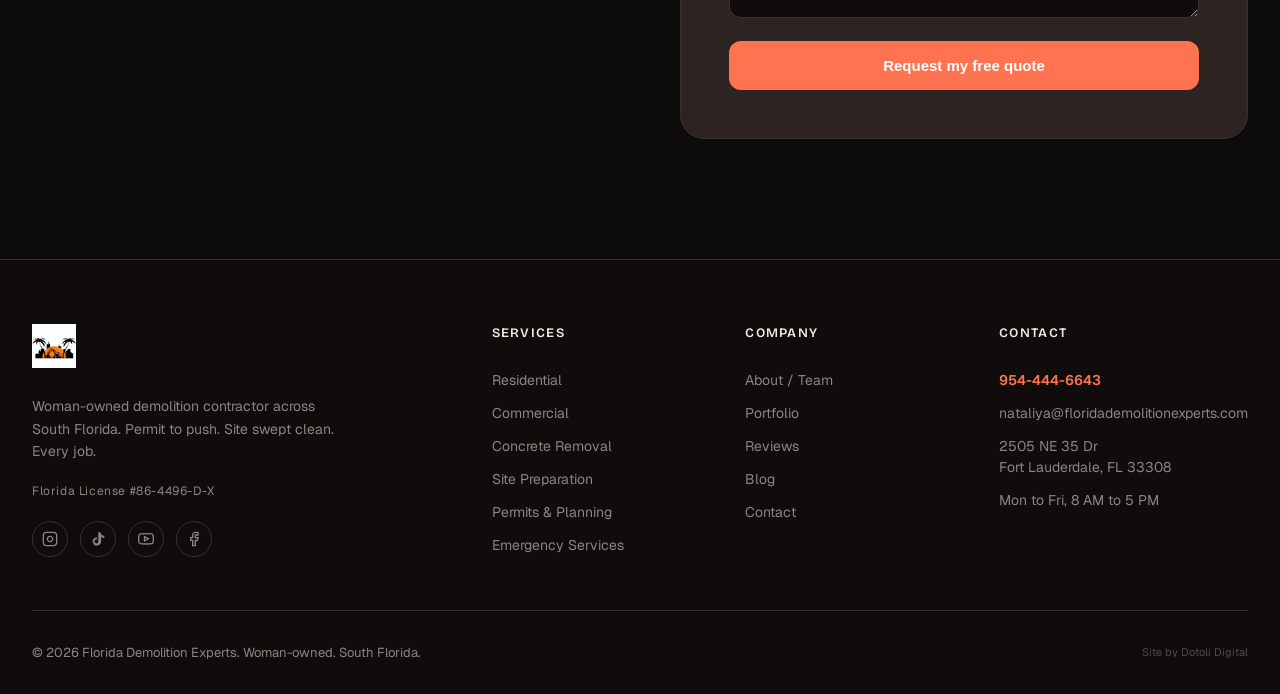
<file: commercial.html>
<!DOCTYPE html>
<html lang="en">
<head>
<meta charset="UTF-8" />
<meta name="viewport" content="width=device-width, initial-scale=1.0" />
<title>Commercial Demolition | Florida Demolition Experts</title>
<meta name="description" content="Commercial Demolition from Florida Demolition Experts in South Florida. Licensed, insured, woman-owned. Call 954-444-6643." />
<meta property="og:title" content="Commercial Demolition | Florida Demolition Experts" />
<meta property="og:description" content="Commercial Demolition from Florida Demolition Experts in South Florida. Licensed, insured, woman-owned. Call 954-444-6643." />
<meta property="og:type" content="website" />
<link rel="icon" type="image/png" href="/fde-logo.png" />

<link rel="preconnect" href="https://fonts.googleapis.com">
<link rel="preconnect" href="https://fonts.gstatic.com" crossorigin>
<link href="https://fonts.googleapis.com/css2?family=Bricolage+Grotesque:opsz,wdth,wght@12..96,75..100,400;12..96,75..100,500;12..96,75..100,600;12..96,75..100,700&display=swap" rel="stylesheet">
<link href="https://fonts.googleapis.com/css2?family=Geist:wght@300;400;500;600;700&display=swap" rel="stylesheet">
<link rel="stylesheet" href="/styles.css">
</head>
<body>
<nav class="top" id="nav">
  <div class="container nav-inner">
    <a href="/" class="logo">
      <img src="/fde-logo.png" alt="Florida Demolition Experts" />
    </a>
    <button class="nav-toggle" aria-label="Menu" onclick="this.classList.toggle('open'); document.querySelector('.nav-links').classList.toggle('open')">
      <svg class="icon-menu" viewBox="0 0 24 24" fill="none" stroke="currentColor" stroke-width="2"><line x1="3" y1="6" x2="21" y2="6"/><line x1="3" y1="12" x2="21" y2="12"/><line x1="3" y1="18" x2="21" y2="18"/></svg>
      <svg class="icon-close" viewBox="0 0 24 24" fill="none" stroke="currentColor" stroke-width="2"><line x1="6" y1="6" x2="18" y2="18"/><line x1="18" y1="6" x2="6" y2="18"/></svg>
    </button>
    <div class="nav-links">
      <a href="/" class="">Home</a><a href="/about.html" class="">About</a><a href="/services.html" class="active">Services</a><a href="/portfolio.html" class="">Portfolio</a><a href="/reviews.html" class="">Reviews</a><a href="/blog.html" class="">Blog</a><a href="/contact.html" class="">Contact</a>
      <a href="/contact.html" class="nav-cta">Free On-Site Quote</a>
    </div>
  </div>
</nav>
<section class="page-header with-bg" style="background-image: url('/img/job-620.jpg');">
  <div class="container">
    <div class="crumb"><a href="/">Home</a><span class="sep">/</span><a href="/services.html">Services</a><span class="sep">/</span><span>Commercial Demolition</span></div>
    <h1 style="font-family:'Bricolage Grotesque', sans-serif; font-size: clamp(40px,5.5vw,72px); font-weight: 600; line-height: 1.05; letter-spacing: -0.03em; max-width: 900px;">Commercial demolition,<br><span style="color: var(--accent);">on the GC's schedule.</span></h1>
    <p style="color: var(--muted); font-size: 18px; max-width: 600px; margin-top: 24px; line-height: 1.6;">Office, retail, warehouse, industrial. Selective strip-outs and full structures with permits closed before the next trade arrives.</p>
    <div style="margin-top: 32px;"><a href="/contact.html" class="btn-primary">Free On-Site Quote <svg style="width:16px;height:16px;" viewBox="0 0 24 24" fill="none" stroke="currentColor" stroke-width="2"><line x1="5" y1="12" x2="19" y2="12"/><polyline points="12 5 19 12 12 19"/></svg></a></div>
  </div>
</section>

<section style="padding-top: 0;">
  <div class="container">
    <div class="two-col">
      <div class="two-col-text reveal">
        <span class="section-eyebrow">What We Do</span>
        <h2>Built to fit the general contractor's timeline.</h2>
        <p>Commercial demolition rewards crews that show up on the day, finish on the day, and leave the site ready for the next trade. That is the bar we hit. Office tear-outs for tenant fit-outs. Retail strip-outs between leases. Full warehouse and industrial structures with selective demolition where load-bearing elements stay. Every job comes with a real foreman on site, daily progress reports, and an end-of-day swept condition.</p>
        <ul><li>Full commercial structure removal</li>
<li>Retail and office strip-outs between tenants</li>
<li>Selective and partial demolition</li>
<li>Warehouse, industrial, and mixed-use</li>
<li>GC-friendly scheduling and daily reports</li>
<li>Coordination with electrical, plumbing, and structural trades</li></ul>
        <a href="/contact.html" class="btn-primary">Get a quote <svg style="width:16px;height:16px;" viewBox="0 0 24 24" fill="none" stroke="currentColor" stroke-width="2"><line x1="5" y1="12" x2="19" y2="12"/><polyline points="12 5 19 12 12 19"/></svg></a>
      </div>
      <div class="image-block has-image reveal"><img src="/img/job-624.jpg" alt="Commercial strip-out underway" loading="lazy" /></div>
    </div>
  </div>
</section>


<section class="process-section">
  <div class="container">
    <div class="reveal" style="text-align: center; max-width: 700px; margin: 0 auto 64px;">
      <span class="section-eyebrow">Common Questions</span>
      <h2 class="section-title" style="margin: 0 auto;">FAQ</h2>
    </div>
    <div class="faq-list"><details class="faq-item"><summary>Can you work nights or weekends to fit our schedule?</summary><p>Yes. For commercial jobs where business hours matter, we run after-hours and weekend crews at a scheduled premium. Quoted up front.</p></details>
<details class="faq-item"><summary>Do you handle asbestos and other hazmat?</summary><p>We coordinate the certified asbestos abatement subcontractor and pull the survey ourselves. You get one point of contact, one combined invoice.</p></details>
<details class="faq-item"><summary>How do you protect adjacent tenants and properties?</summary><p>Dust suppression, scaffolded barriers, and noise scheduling are built into the quote. We walk the boundary with you before day one.</p></details>
<details class="faq-item"><summary>Will you provide daily progress updates?</summary><p>Yes. The site foreman sends a daily photo + status to the GC and the owner. You always know where the job stands.</p></details></div>
  </div>
</section>
<section id="contact" class="cta-section with-bg" style="background-image: url('/img/job-616.jpg');">
  <div class="container">
    <div class="cta-grid">
      <div class="reveal">
        <span class="section-eyebrow">Free Quote</span>
        <h2 class="section-title">Tell us about the job. <span class="italic-line">We will come walk it.</span></h2>
        <p class="section-sub">Every quote is on-site, not over the phone. We walk the property, mark the scope, and send you a real fixed price. No pressure. No surprises.</p>
        <div style="display:flex; align-items:center; gap:24px; padding-top: 24px; border-top: 1px solid var(--line);">
          <div>
            <div style="color: var(--muted); font-size: 12px; letter-spacing: 0.1em; text-transform: uppercase; margin-bottom: 6px;">Or call directly</div>
            <a href="tel:9544446643" style="font-family: 'Bricolage Grotesque', sans-serif; font-size: 32px; font-weight: 600; color: var(--accent); text-decoration: none; letter-spacing: -0.02em;">954-444-6643</a>
          </div>
        </div>
      </div>
      <div class="cta-form-card reveal">
        <h3>Request your on-site quote</h3>
        <p class="sub">Same-day callback. Quote walk usually within 48 hours.</p>
        <div class="form-reassure">
          <div class="form-reassure-title">What happens next</div>
          <ul class="form-reassure-list">
            <li>We call you within one business day at the number provided</li>
            <li>We schedule a 30-minute on-site walk (you do not need to be home)</li>
            <li>You get a real fixed-price quote, in writing, within 48 hours</li>
          </ul>
        </div>
        <form id="quote-form" action="https://formspree.io/f/your-formspree-id" method="POST" novalidate>
          <div class="form-grid">
            <div class="form-field">
              <label for="name">Full name</label>
              <input id="name" name="name" type="text" required minlength="2" placeholder="Your name" autocomplete="name" />
              <div class="err">Please enter your name.</div>
            </div>
            <div class="form-field">
              <label for="phone">Phone</label>
              <input id="phone" name="phone" type="tel" required pattern="[0-9 ()+\-]{7,}" placeholder="(954) 555-0123" autocomplete="tel" />
              <div class="err">Please enter a valid phone number (at least 7 digits).</div>
            </div>
            <div class="form-field">
              <label for="email">Email</label>
              <input id="email" name="email" type="email" required placeholder="you@example.com" autocomplete="email" />
              <div class="err">Please enter a valid email address.</div>
            </div>
            <div class="form-field">
              <label for="address">Property address</label>
              <input id="address" name="address" type="text" required placeholder="Street, city, ZIP" autocomplete="street-address" />
              <div class="err">Please enter the property address.</div>
            </div>
            <div class="form-field">
              <label for="type">Job type</label>
              <select id="type" name="type" required>
                <option value="" disabled selected>Choose one</option>
                <option>Residential demolition</option>
                <option>Commercial demolition</option>
                <option>Concrete removal</option>
                <option>Site preparation</option>
                <option>Pool removal</option>
                <option>Permits only</option>
                <option>Emergency / disaster response</option>
                <option>Not sure yet</option>
              </select>
              <div class="err">Please pick a job type.</div>
            </div>
            <div class="form-field">
              <label for="notes">Notes (optional)</label>
              <textarea id="notes" name="notes" placeholder="Anything we should know before the walk-through"></textarea>
            </div>
            <button type="submit" class="form-submit">Request my free quote</button>
          </div>
          <div class="form-success" role="status" aria-live="polite">
            <svg viewBox="0 0 24 24" fill="none" stroke="currentColor" stroke-width="2"><circle cx="12" cy="12" r="10"/><polyline points="9 12 11 14 15 10"/></svg>
            <h4>Thanks. We have your request.</h4>
            <p>We will call you within one business day at the number you provided. If it is urgent, call us directly at <a href="tel:9544446643" style="color: var(--accent); font-weight: 600;">954-444-6643</a>.</p>
          </div>
        </form>
      </div>
    </div>
  </div>
</section>
<footer>
  <div class="container">
    <div class="footer-grid">
      <div class="footer-brand">
        <img src="/fde-logo.png" alt="Florida Demolition Experts" />
        <p>Woman-owned demolition contractor across South Florida. Permit to push. Site swept clean. Every job.</p>
        <p class="license">Florida License #86-4496-D-X</p>
        <div class="social-links">
          <a href="https://www.instagram.com/floridademolitionexperts/" target="_blank" rel="noopener" aria-label="Instagram"><svg viewBox="0 0 24 24" fill="none" stroke="currentColor" stroke-width="2"><rect x="2" y="2" width="20" height="20" rx="5"/><path d="M16 11.37A4 4 0 1 1 12.63 8 4 4 0 0 1 16 11.37z"/><line x1="17.5" y1="6.5" x2="17.51" y2="6.5"/></svg></a>
          <a href="https://www.tiktok.com/@florida.demolitio" target="_blank" rel="noopener" aria-label="TikTok"><svg viewBox="0 0 24 24" fill="currentColor"><path d="M19.59 6.69a4.83 4.83 0 0 1-3.77-4.25V2h-3.45v13.67a2.89 2.89 0 0 1-5.2 1.74 2.89 2.89 0 0 1 2.31-4.64 2.93 2.93 0 0 1 .88.13V9.4a6.84 6.84 0 0 0-1-.05A6.33 6.33 0 0 0 5.8 20.1a6.34 6.34 0 0 0 10.86-4.43V9.01a8.16 8.16 0 0 0 4.77 1.52v-3.4a4.85 4.85 0 0 1-1.84-.44z"/></svg></a>
          <a href="https://www.youtube.com/@FloridaDemolitionExperts" target="_blank" rel="noopener" aria-label="YouTube"><svg viewBox="0 0 24 24" fill="none" stroke="currentColor" stroke-width="2"><path d="M22.54 6.42a2.78 2.78 0 0 0-1.94-2C18.88 4 12 4 12 4s-6.88 0-8.6.46a2.78 2.78 0 0 0-1.94 2A29 29 0 0 0 1 11.75a29 29 0 0 0 .46 5.33A2.78 2.78 0 0 0 3.4 19c1.72.46 8.6.46 8.6.46s6.88 0 8.6-.46a2.78 2.78 0 0 0 1.94-2 29 29 0 0 0 .46-5.25 29 29 0 0 0-.46-5.33z"/><polygon points="9.75 15.02 15.5 11.75 9.75 8.48 9.75 15.02"/></svg></a>
          <a href="https://www.facebook.com/profile.php?id=61574911868153" target="_blank" rel="noopener" aria-label="Facebook"><svg viewBox="0 0 24 24" fill="none" stroke="currentColor" stroke-width="2"><path d="M18 2h-3a5 5 0 0 0-5 5v3H7v4h3v8h4v-8h3l1-4h-4V7a1 1 0 0 1 1-1h3z"/></svg></a>
        </div>
      </div>
      <div class="footer-col">
        <h5>Services</h5>
        <a href="/residential.html">Residential</a>
        <a href="/commercial.html">Commercial</a>
        <a href="/concrete-removal.html">Concrete Removal</a>
        <a href="/site-preparation.html">Site Preparation</a>
        <a href="/permits.html">Permits &amp; Planning</a>
        <a href="/emergency.html">Emergency Services</a>
      </div>
      <div class="footer-col">
        <h5>Company</h5>
        <a href="/about.html">About / Team</a>
        <a href="/portfolio.html">Portfolio</a>
        <a href="/reviews.html">Reviews</a>
        <a href="/blog.html">Blog</a>
        <a href="/contact.html">Contact</a>
      </div>
      <div class="footer-col">
        <h5>Contact</h5>
        <a href="tel:9544446643" style="color: var(--accent); font-weight: 600;">954-444-6643</a>
        <a href="mailto:nataliya@floridademolitionexperts.com">nataliya@floridademolitionexperts.com</a>
        <p style="color: var(--muted); font-size: 14px;">2505 NE 35 Dr<br>Fort Lauderdale, FL 33308</p>
        <p style="color: var(--muted); font-size: 14px;">Mon to Fri, 8 AM to 5 PM</p>
      </div>
    </div>
    <div class="footer-bottom">
      <div>&copy; 2026 Florida Demolition Experts. Woman-owned. South Florida.</div>
      <div style="opacity: 0.5; font-size: 11px;">Site by Dotoli Digital</div>
    </div>
  </div>
</footer>
<a href="tel:9544446643" class="sticky-cta">Call 954-444-6643</a>
<script>
const nav = document.getElementById('nav');
window.addEventListener('scroll', () => {
  if (window.scrollY > 40) nav.classList.add('scrolled');
  else nav.classList.remove('scrolled');
});
const observer = new IntersectionObserver((entries) => {
  entries.forEach(entry => { if (entry.isIntersecting) entry.target.classList.add('visible'); });
}, { threshold: 0.1, rootMargin: '0px 0px -50px 0px' });
document.querySelectorAll('.reveal').forEach(el => observer.observe(el));

// Quote form: client-side validation + inline success (Formspree-compatible)
const qf = document.getElementById('quote-form') || document.getElementById('quote-form-contact');
if (qf) {
  qf.addEventListener('submit', async (e) => {
    e.preventDefault();
    if (!qf.checkValidity()) { qf.reportValidity(); return; }
    const btn = qf.querySelector('.form-submit');
    btn.disabled = true; btn.textContent = 'Sending...';
    try {
      const res = await fetch(qf.action, {
        method: 'POST',
        body: new FormData(qf),
        headers: { 'Accept': 'application/json' }
      });
      if (res.ok || qf.action.includes('your-formspree-id')) {
        // Treat placeholder Formspree URL as success for local preview
        qf.classList.add('sent');
        qf.querySelector('.form-success').scrollIntoView({ behavior: 'smooth', block: 'center' });
      } else {
        btn.disabled = false; btn.textContent = 'Request my free quote';
        alert('Something went wrong sending the form. Please call us at 954-444-6643.');
      }
    } catch (err) {
      btn.disabled = false; btn.textContent = 'Request my free quote';
      alert('Network issue sending the form. Please call us at 954-444-6643.');
    }
  });
}
</script>
</body>
</html>
</file>
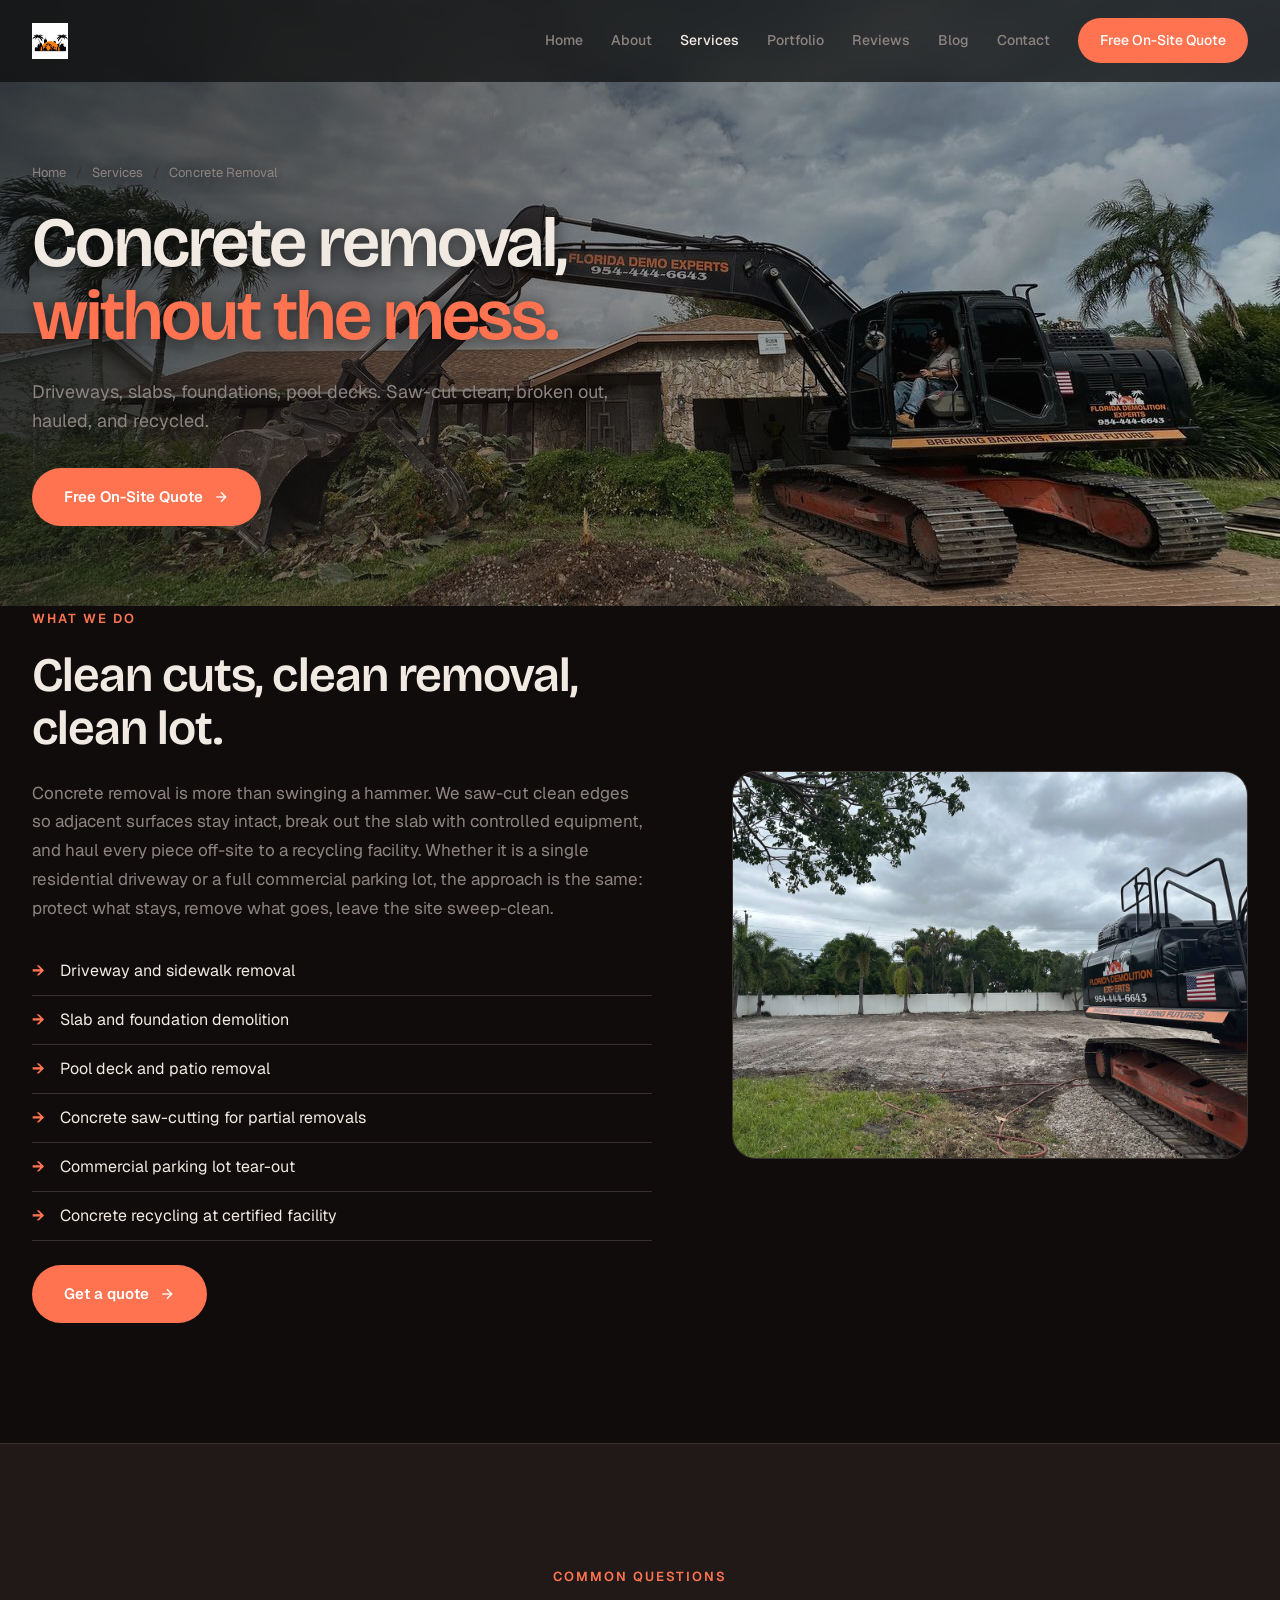
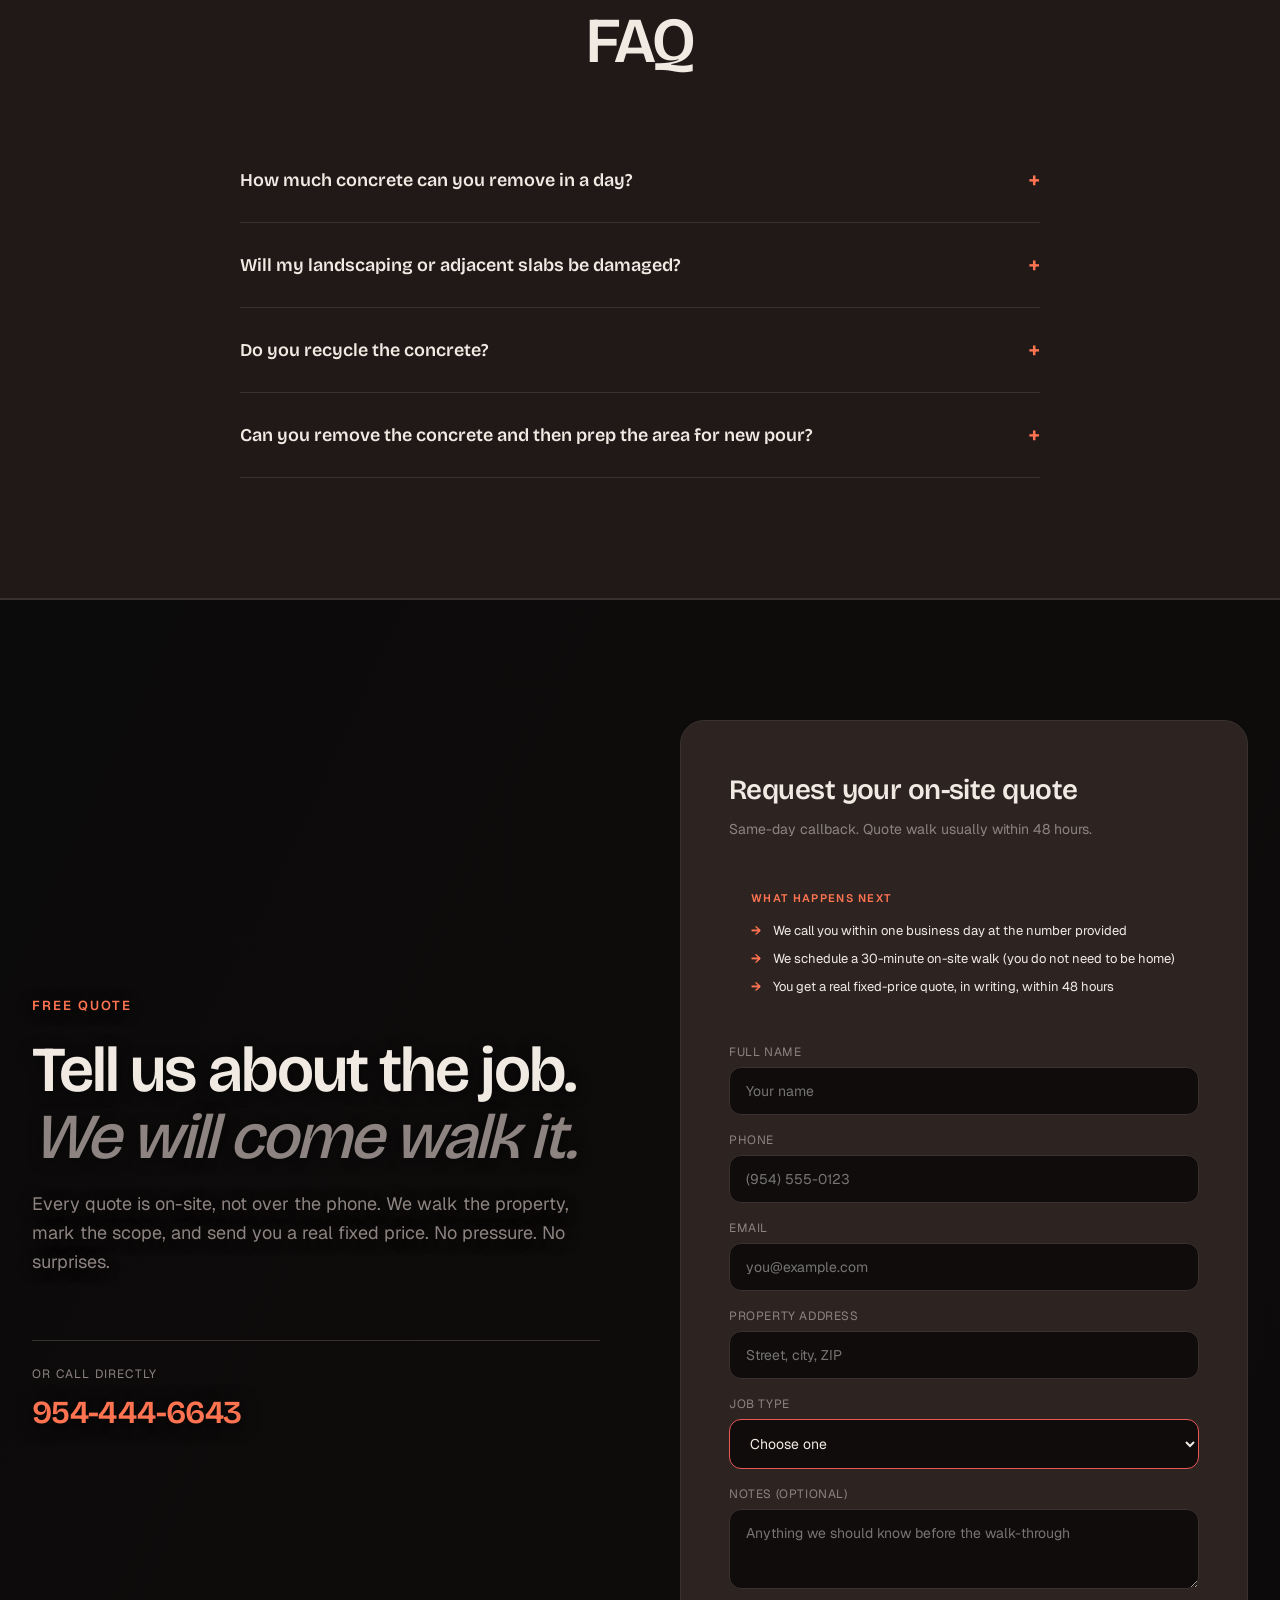
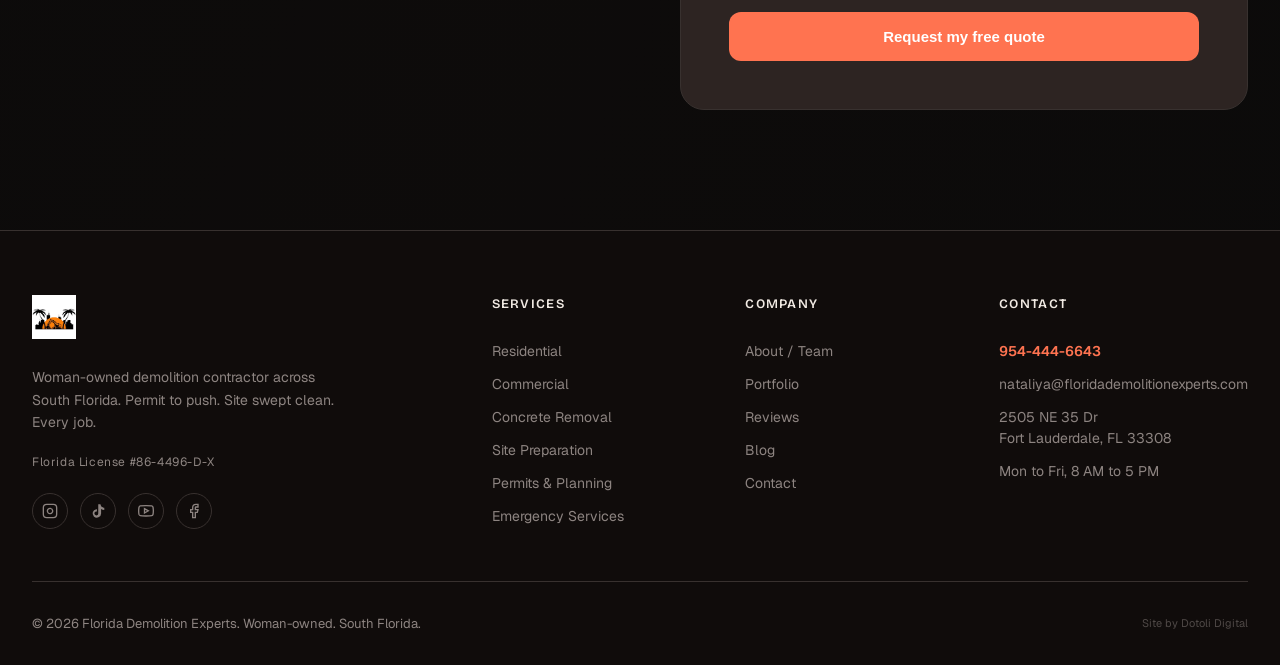
<file: concrete-removal.html>
<!DOCTYPE html>
<html lang="en">
<head>
<meta charset="UTF-8" />
<meta name="viewport" content="width=device-width, initial-scale=1.0" />
<title>Concrete Removal | Florida Demolition Experts</title>
<meta name="description" content="Concrete Removal from Florida Demolition Experts in South Florida. Licensed, insured, woman-owned. Call 954-444-6643." />
<meta property="og:title" content="Concrete Removal | Florida Demolition Experts" />
<meta property="og:description" content="Concrete Removal from Florida Demolition Experts in South Florida. Licensed, insured, woman-owned. Call 954-444-6643." />
<meta property="og:type" content="website" />
<link rel="icon" type="image/png" href="/fde-logo.png" />

<link rel="preconnect" href="https://fonts.googleapis.com">
<link rel="preconnect" href="https://fonts.gstatic.com" crossorigin>
<link href="https://fonts.googleapis.com/css2?family=Bricolage+Grotesque:opsz,wdth,wght@12..96,75..100,400;12..96,75..100,500;12..96,75..100,600;12..96,75..100,700&display=swap" rel="stylesheet">
<link href="https://fonts.googleapis.com/css2?family=Geist:wght@300;400;500;600;700&display=swap" rel="stylesheet">
<link rel="stylesheet" href="/styles.css">
</head>
<body>
<nav class="top" id="nav">
  <div class="container nav-inner">
    <a href="/" class="logo">
      <img src="/fde-logo.png" alt="Florida Demolition Experts" />
    </a>
    <button class="nav-toggle" aria-label="Menu" onclick="this.classList.toggle('open'); document.querySelector('.nav-links').classList.toggle('open')">
      <svg class="icon-menu" viewBox="0 0 24 24" fill="none" stroke="currentColor" stroke-width="2"><line x1="3" y1="6" x2="21" y2="6"/><line x1="3" y1="12" x2="21" y2="12"/><line x1="3" y1="18" x2="21" y2="18"/></svg>
      <svg class="icon-close" viewBox="0 0 24 24" fill="none" stroke="currentColor" stroke-width="2"><line x1="6" y1="6" x2="18" y2="18"/><line x1="18" y1="6" x2="6" y2="18"/></svg>
    </button>
    <div class="nav-links">
      <a href="/" class="">Home</a><a href="/about.html" class="">About</a><a href="/services.html" class="active">Services</a><a href="/portfolio.html" class="">Portfolio</a><a href="/reviews.html" class="">Reviews</a><a href="/blog.html" class="">Blog</a><a href="/contact.html" class="">Contact</a>
      <a href="/contact.html" class="nav-cta">Free On-Site Quote</a>
    </div>
  </div>
</nav>
<section class="page-header with-bg" style="background-image: url('/img/job-637.jpg');">
  <div class="container">
    <div class="crumb"><a href="/">Home</a><span class="sep">/</span><a href="/services.html">Services</a><span class="sep">/</span><span>Concrete Removal</span></div>
    <h1 style="font-family:'Bricolage Grotesque', sans-serif; font-size: clamp(40px,5.5vw,72px); font-weight: 600; line-height: 1.05; letter-spacing: -0.03em; max-width: 900px;">Concrete removal,<br><span style="color: var(--accent);">without the mess.</span></h1>
    <p style="color: var(--muted); font-size: 18px; max-width: 600px; margin-top: 24px; line-height: 1.6;">Driveways, slabs, foundations, pool decks. Saw-cut clean, broken out, hauled, and recycled.</p>
    <div style="margin-top: 32px;"><a href="/contact.html" class="btn-primary">Free On-Site Quote <svg style="width:16px;height:16px;" viewBox="0 0 24 24" fill="none" stroke="currentColor" stroke-width="2"><line x1="5" y1="12" x2="19" y2="12"/><polyline points="12 5 19 12 12 19"/></svg></a></div>
  </div>
</section>

<section style="padding-top: 0;">
  <div class="container">
    <div class="two-col">
      <div class="two-col-text reveal">
        <span class="section-eyebrow">What We Do</span>
        <h2>Clean cuts, clean removal, clean lot.</h2>
        <p>Concrete removal is more than swinging a hammer. We saw-cut clean edges so adjacent surfaces stay intact, break out the slab with controlled equipment, and haul every piece off-site to a recycling facility. Whether it is a single residential driveway or a full commercial parking lot, the approach is the same: protect what stays, remove what goes, leave the site sweep-clean.</p>
        <ul><li>Driveway and sidewalk removal</li>
<li>Slab and foundation demolition</li>
<li>Pool deck and patio removal</li>
<li>Concrete saw-cutting for partial removals</li>
<li>Commercial parking lot tear-out</li>
<li>Concrete recycling at certified facility</li></ul>
        <a href="/contact.html" class="btn-primary">Get a quote <svg style="width:16px;height:16px;" viewBox="0 0 24 24" fill="none" stroke="currentColor" stroke-width="2"><line x1="5" y1="12" x2="19" y2="12"/><polyline points="12 5 19 12 12 19"/></svg></a>
      </div>
      <div class="image-block has-image reveal"><img src="/img/job-641.jpg" alt="Saw-cut driveway removal in progress" loading="lazy" /></div>
    </div>
  </div>
</section>


<section class="process-section">
  <div class="container">
    <div class="reveal" style="text-align: center; max-width: 700px; margin: 0 auto 64px;">
      <span class="section-eyebrow">Common Questions</span>
      <h2 class="section-title" style="margin: 0 auto;">FAQ</h2>
    </div>
    <div class="faq-list"><details class="faq-item"><summary>How much concrete can you remove in a day?</summary><p>A typical residential driveway (600 to 1,000 sq ft) comes out in one day including haul-off. Larger commercial jobs scale with crew size.</p></details>
<details class="faq-item"><summary>Will my landscaping or adjacent slabs be damaged?</summary><p>Saw-cut edges and controlled breaking prevent collateral damage. We protect adjacent landscaping with plywood and tarps before the equipment moves in.</p></details>
<details class="faq-item"><summary>Do you recycle the concrete?</summary><p>Yes. All concrete is hauled to a certified recycling facility where it is crushed for road base and aggregate. You get a recycling receipt with your final invoice.</p></details>
<details class="faq-item"><summary>Can you remove the concrete and then prep the area for new pour?</summary><p>Yes. Removal, sub-base prep, and grading can be quoted as one combined service. Bundle saves time and money.</p></details></div>
  </div>
</section>
<section id="contact" class="cta-section with-bg" style="background-image: url('/img/job-616.jpg');">
  <div class="container">
    <div class="cta-grid">
      <div class="reveal">
        <span class="section-eyebrow">Free Quote</span>
        <h2 class="section-title">Tell us about the job. <span class="italic-line">We will come walk it.</span></h2>
        <p class="section-sub">Every quote is on-site, not over the phone. We walk the property, mark the scope, and send you a real fixed price. No pressure. No surprises.</p>
        <div style="display:flex; align-items:center; gap:24px; padding-top: 24px; border-top: 1px solid var(--line);">
          <div>
            <div style="color: var(--muted); font-size: 12px; letter-spacing: 0.1em; text-transform: uppercase; margin-bottom: 6px;">Or call directly</div>
            <a href="tel:9544446643" style="font-family: 'Bricolage Grotesque', sans-serif; font-size: 32px; font-weight: 600; color: var(--accent); text-decoration: none; letter-spacing: -0.02em;">954-444-6643</a>
          </div>
        </div>
      </div>
      <div class="cta-form-card reveal">
        <h3>Request your on-site quote</h3>
        <p class="sub">Same-day callback. Quote walk usually within 48 hours.</p>
        <div class="form-reassure">
          <div class="form-reassure-title">What happens next</div>
          <ul class="form-reassure-list">
            <li>We call you within one business day at the number provided</li>
            <li>We schedule a 30-minute on-site walk (you do not need to be home)</li>
            <li>You get a real fixed-price quote, in writing, within 48 hours</li>
          </ul>
        </div>
        <form id="quote-form" action="https://formspree.io/f/your-formspree-id" method="POST" novalidate>
          <div class="form-grid">
            <div class="form-field">
              <label for="name">Full name</label>
              <input id="name" name="name" type="text" required minlength="2" placeholder="Your name" autocomplete="name" />
              <div class="err">Please enter your name.</div>
            </div>
            <div class="form-field">
              <label for="phone">Phone</label>
              <input id="phone" name="phone" type="tel" required pattern="[0-9 ()+\-]{7,}" placeholder="(954) 555-0123" autocomplete="tel" />
              <div class="err">Please enter a valid phone number (at least 7 digits).</div>
            </div>
            <div class="form-field">
              <label for="email">Email</label>
              <input id="email" name="email" type="email" required placeholder="you@example.com" autocomplete="email" />
              <div class="err">Please enter a valid email address.</div>
            </div>
            <div class="form-field">
              <label for="address">Property address</label>
              <input id="address" name="address" type="text" required placeholder="Street, city, ZIP" autocomplete="street-address" />
              <div class="err">Please enter the property address.</div>
            </div>
            <div class="form-field">
              <label for="type">Job type</label>
              <select id="type" name="type" required>
                <option value="" disabled selected>Choose one</option>
                <option>Residential demolition</option>
                <option>Commercial demolition</option>
                <option>Concrete removal</option>
                <option>Site preparation</option>
                <option>Pool removal</option>
                <option>Permits only</option>
                <option>Emergency / disaster response</option>
                <option>Not sure yet</option>
              </select>
              <div class="err">Please pick a job type.</div>
            </div>
            <div class="form-field">
              <label for="notes">Notes (optional)</label>
              <textarea id="notes" name="notes" placeholder="Anything we should know before the walk-through"></textarea>
            </div>
            <button type="submit" class="form-submit">Request my free quote</button>
          </div>
          <div class="form-success" role="status" aria-live="polite">
            <svg viewBox="0 0 24 24" fill="none" stroke="currentColor" stroke-width="2"><circle cx="12" cy="12" r="10"/><polyline points="9 12 11 14 15 10"/></svg>
            <h4>Thanks. We have your request.</h4>
            <p>We will call you within one business day at the number you provided. If it is urgent, call us directly at <a href="tel:9544446643" style="color: var(--accent); font-weight: 600;">954-444-6643</a>.</p>
          </div>
        </form>
      </div>
    </div>
  </div>
</section>
<footer>
  <div class="container">
    <div class="footer-grid">
      <div class="footer-brand">
        <img src="/fde-logo.png" alt="Florida Demolition Experts" />
        <p>Woman-owned demolition contractor across South Florida. Permit to push. Site swept clean. Every job.</p>
        <p class="license">Florida License #86-4496-D-X</p>
        <div class="social-links">
          <a href="https://www.instagram.com/floridademolitionexperts/" target="_blank" rel="noopener" aria-label="Instagram"><svg viewBox="0 0 24 24" fill="none" stroke="currentColor" stroke-width="2"><rect x="2" y="2" width="20" height="20" rx="5"/><path d="M16 11.37A4 4 0 1 1 12.63 8 4 4 0 0 1 16 11.37z"/><line x1="17.5" y1="6.5" x2="17.51" y2="6.5"/></svg></a>
          <a href="https://www.tiktok.com/@florida.demolitio" target="_blank" rel="noopener" aria-label="TikTok"><svg viewBox="0 0 24 24" fill="currentColor"><path d="M19.59 6.69a4.83 4.83 0 0 1-3.77-4.25V2h-3.45v13.67a2.89 2.89 0 0 1-5.2 1.74 2.89 2.89 0 0 1 2.31-4.64 2.93 2.93 0 0 1 .88.13V9.4a6.84 6.84 0 0 0-1-.05A6.33 6.33 0 0 0 5.8 20.1a6.34 6.34 0 0 0 10.86-4.43V9.01a8.16 8.16 0 0 0 4.77 1.52v-3.4a4.85 4.85 0 0 1-1.84-.44z"/></svg></a>
          <a href="https://www.youtube.com/@FloridaDemolitionExperts" target="_blank" rel="noopener" aria-label="YouTube"><svg viewBox="0 0 24 24" fill="none" stroke="currentColor" stroke-width="2"><path d="M22.54 6.42a2.78 2.78 0 0 0-1.94-2C18.88 4 12 4 12 4s-6.88 0-8.6.46a2.78 2.78 0 0 0-1.94 2A29 29 0 0 0 1 11.75a29 29 0 0 0 .46 5.33A2.78 2.78 0 0 0 3.4 19c1.72.46 8.6.46 8.6.46s6.88 0 8.6-.46a2.78 2.78 0 0 0 1.94-2 29 29 0 0 0 .46-5.25 29 29 0 0 0-.46-5.33z"/><polygon points="9.75 15.02 15.5 11.75 9.75 8.48 9.75 15.02"/></svg></a>
          <a href="https://www.facebook.com/profile.php?id=61574911868153" target="_blank" rel="noopener" aria-label="Facebook"><svg viewBox="0 0 24 24" fill="none" stroke="currentColor" stroke-width="2"><path d="M18 2h-3a5 5 0 0 0-5 5v3H7v4h3v8h4v-8h3l1-4h-4V7a1 1 0 0 1 1-1h3z"/></svg></a>
        </div>
      </div>
      <div class="footer-col">
        <h5>Services</h5>
        <a href="/residential.html">Residential</a>
        <a href="/commercial.html">Commercial</a>
        <a href="/concrete-removal.html">Concrete Removal</a>
        <a href="/site-preparation.html">Site Preparation</a>
        <a href="/permits.html">Permits &amp; Planning</a>
        <a href="/emergency.html">Emergency Services</a>
      </div>
      <div class="footer-col">
        <h5>Company</h5>
        <a href="/about.html">About / Team</a>
        <a href="/portfolio.html">Portfolio</a>
        <a href="/reviews.html">Reviews</a>
        <a href="/blog.html">Blog</a>
        <a href="/contact.html">Contact</a>
      </div>
      <div class="footer-col">
        <h5>Contact</h5>
        <a href="tel:9544446643" style="color: var(--accent); font-weight: 600;">954-444-6643</a>
        <a href="mailto:nataliya@floridademolitionexperts.com">nataliya@floridademolitionexperts.com</a>
        <p style="color: var(--muted); font-size: 14px;">2505 NE 35 Dr<br>Fort Lauderdale, FL 33308</p>
        <p style="color: var(--muted); font-size: 14px;">Mon to Fri, 8 AM to 5 PM</p>
      </div>
    </div>
    <div class="footer-bottom">
      <div>&copy; 2026 Florida Demolition Experts. Woman-owned. South Florida.</div>
      <div style="opacity: 0.5; font-size: 11px;">Site by Dotoli Digital</div>
    </div>
  </div>
</footer>
<a href="tel:9544446643" class="sticky-cta">Call 954-444-6643</a>
<script>
const nav = document.getElementById('nav');
window.addEventListener('scroll', () => {
  if (window.scrollY > 40) nav.classList.add('scrolled');
  else nav.classList.remove('scrolled');
});
const observer = new IntersectionObserver((entries) => {
  entries.forEach(entry => { if (entry.isIntersecting) entry.target.classList.add('visible'); });
}, { threshold: 0.1, rootMargin: '0px 0px -50px 0px' });
document.querySelectorAll('.reveal').forEach(el => observer.observe(el));

// Quote form: client-side validation + inline success (Formspree-compatible)
const qf = document.getElementById('quote-form') || document.getElementById('quote-form-contact');
if (qf) {
  qf.addEventListener('submit', async (e) => {
    e.preventDefault();
    if (!qf.checkValidity()) { qf.reportValidity(); return; }
    const btn = qf.querySelector('.form-submit');
    btn.disabled = true; btn.textContent = 'Sending...';
    try {
      const res = await fetch(qf.action, {
        method: 'POST',
        body: new FormData(qf),
        headers: { 'Accept': 'application/json' }
      });
      if (res.ok || qf.action.includes('your-formspree-id')) {
        // Treat placeholder Formspree URL as success for local preview
        qf.classList.add('sent');
        qf.querySelector('.form-success').scrollIntoView({ behavior: 'smooth', block: 'center' });
      } else {
        btn.disabled = false; btn.textContent = 'Request my free quote';
        alert('Something went wrong sending the form. Please call us at 954-444-6643.');
      }
    } catch (err) {
      btn.disabled = false; btn.textContent = 'Request my free quote';
      alert('Network issue sending the form. Please call us at 954-444-6643.');
    }
  });
}
</script>
</body>
</html>
</file>
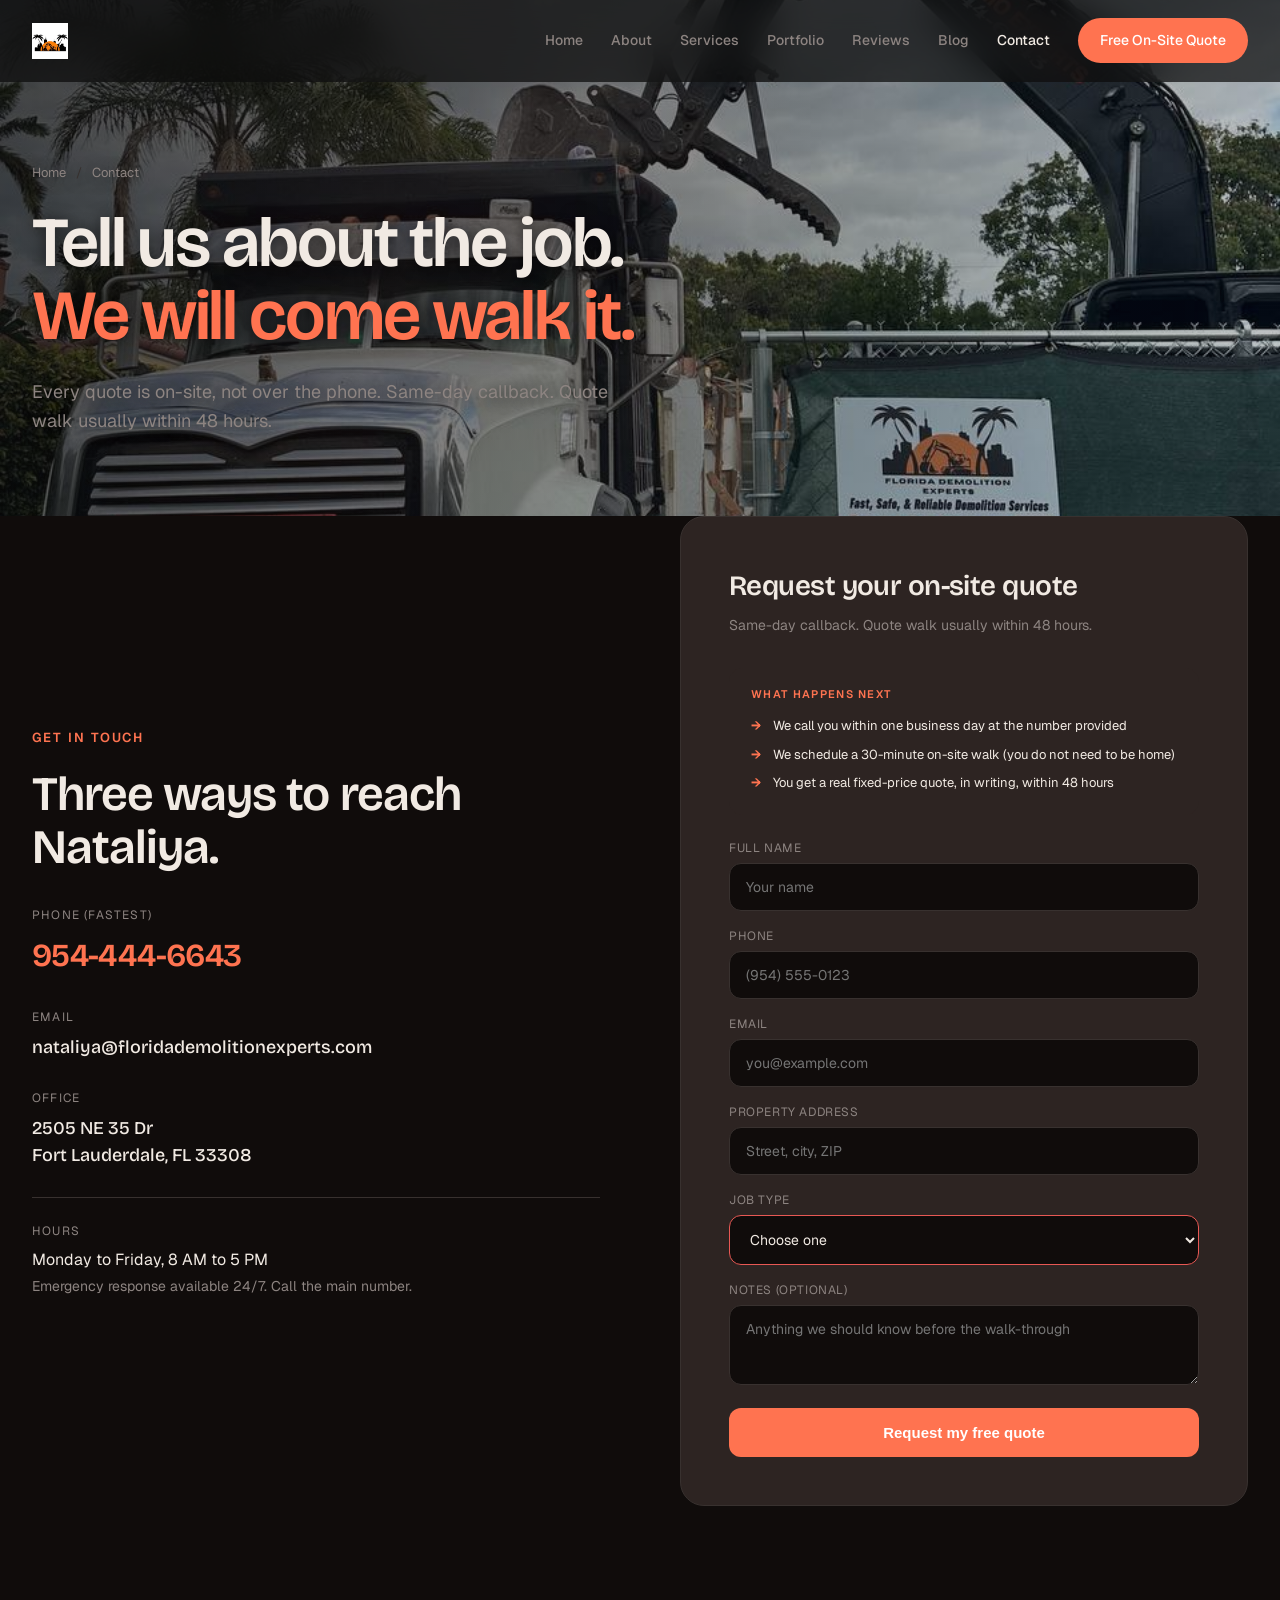
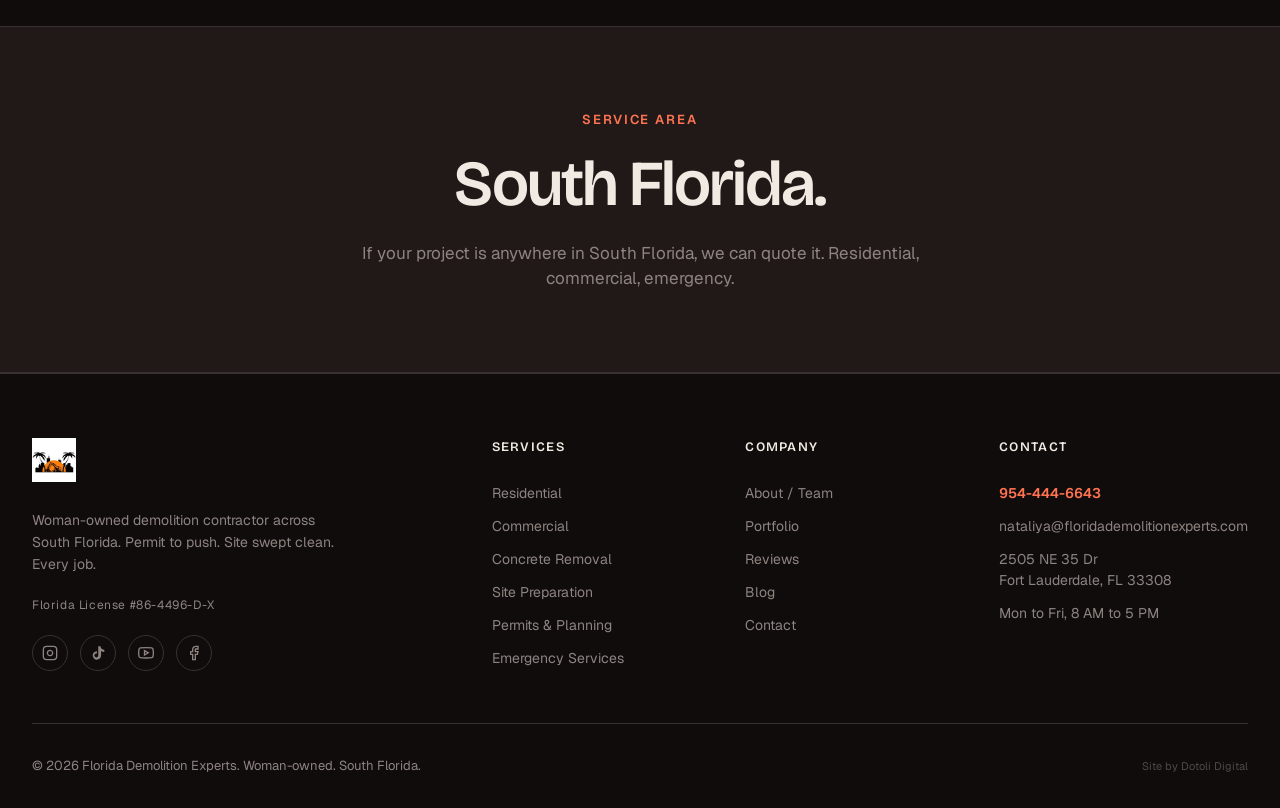
<file: contact.html>
<!DOCTYPE html>
<html lang="en">
<head>
<meta charset="UTF-8" />
<meta name="viewport" content="width=device-width, initial-scale=1.0" />
<title>Contact | Florida Demolition Experts</title>
<meta name="description" content="Call 954-444-6643 or email nataliya@floridademolitionexperts.com for a free on-site demolition quote in South Florida." />
<meta property="og:title" content="Contact | Florida Demolition Experts" />
<meta property="og:description" content="Call 954-444-6643 or email nataliya@floridademolitionexperts.com for a free on-site demolition quote in South Florida." />
<meta property="og:type" content="website" />
<link rel="icon" type="image/png" href="/fde-logo.png" />

<link rel="preconnect" href="https://fonts.googleapis.com">
<link rel="preconnect" href="https://fonts.gstatic.com" crossorigin>
<link href="https://fonts.googleapis.com/css2?family=Bricolage+Grotesque:opsz,wdth,wght@12..96,75..100,400;12..96,75..100,500;12..96,75..100,600;12..96,75..100,700&display=swap" rel="stylesheet">
<link href="https://fonts.googleapis.com/css2?family=Geist:wght@300;400;500;600;700&display=swap" rel="stylesheet">
<link rel="stylesheet" href="/styles.css">
</head>
<body>
<nav class="top" id="nav">
  <div class="container nav-inner">
    <a href="/" class="logo">
      <img src="/fde-logo.png" alt="Florida Demolition Experts" />
    </a>
    <button class="nav-toggle" aria-label="Menu" onclick="this.classList.toggle('open'); document.querySelector('.nav-links').classList.toggle('open')">
      <svg class="icon-menu" viewBox="0 0 24 24" fill="none" stroke="currentColor" stroke-width="2"><line x1="3" y1="6" x2="21" y2="6"/><line x1="3" y1="12" x2="21" y2="12"/><line x1="3" y1="18" x2="21" y2="18"/></svg>
      <svg class="icon-close" viewBox="0 0 24 24" fill="none" stroke="currentColor" stroke-width="2"><line x1="6" y1="6" x2="18" y2="18"/><line x1="18" y1="6" x2="6" y2="18"/></svg>
    </button>
    <div class="nav-links">
      <a href="/" class="">Home</a><a href="/about.html" class="">About</a><a href="/services.html" class="">Services</a><a href="/portfolio.html" class="">Portfolio</a><a href="/reviews.html" class="">Reviews</a><a href="/blog.html" class="">Blog</a><a href="/contact.html" class="active">Contact</a>
      <a href="/contact.html" class="nav-cta">Free On-Site Quote</a>
    </div>
  </div>
</nav>
<section class="page-header with-bg" style="background-image: url('/img/job-614.jpg');">
  <div class="container">
    <div class="crumb"><a href="/">Home</a><span class="sep">/</span><span>Contact</span></div>
    <h1 style="font-family:'Bricolage Grotesque', sans-serif; font-size: clamp(40px,5.5vw,72px); font-weight: 600; line-height: 1.05; letter-spacing: -0.03em; max-width: 900px;">Tell us about the job.<br><span style="color: var(--accent);">We will come walk it.</span></h1>
    <p style="color: var(--muted); font-size: 18px; max-width: 600px; margin-top: 24px; line-height: 1.6;">Every quote is on-site, not over the phone. Same-day callback. Quote walk usually within 48 hours.</p>
  </div>
</section>

<section style="padding-top: 0;">
  <div class="container">
    <div class="cta-grid">
      <div class="reveal">
        <span class="section-eyebrow">Get In Touch</span>
        <h2 style="font-family: 'Bricolage Grotesque', sans-serif; font-size: clamp(32px,4vw,48px); font-weight: 600; line-height: 1.1; letter-spacing: -0.02em; margin-bottom: 32px;">Three ways to reach Nataliya.</h2>

        <div style="margin-bottom: 28px;">
          <div style="color: var(--muted); font-size: 12px; letter-spacing: 0.1em; text-transform: uppercase; margin-bottom: 8px;">Phone (fastest)</div>
          <a href="tel:9544446643" style="font-family: 'Bricolage Grotesque', sans-serif; font-size: 32px; font-weight: 600; color: var(--accent); letter-spacing: -0.02em;">954-444-6643</a>
        </div>

        <div style="margin-bottom: 28px;">
          <div style="color: var(--muted); font-size: 12px; letter-spacing: 0.1em; text-transform: uppercase; margin-bottom: 8px;">Email</div>
          <a href="mailto:nataliya@floridademolitionexperts.com" style="font-family: 'Bricolage Grotesque', sans-serif; font-size: 18px; font-weight: 500; color: var(--text);">nataliya@floridademolitionexperts.com</a>
        </div>

        <div style="margin-bottom: 28px;">
          <div style="color: var(--muted); font-size: 12px; letter-spacing: 0.1em; text-transform: uppercase; margin-bottom: 8px;">Office</div>
          <div style="font-family: 'Bricolage Grotesque', sans-serif; font-size: 18px; font-weight: 500;">2505 NE 35 Dr<br>Fort Lauderdale, FL 33308</div>
        </div>

        <div style="padding-top: 24px; border-top: 1px solid var(--line);">
          <div style="color: var(--muted); font-size: 12px; letter-spacing: 0.1em; text-transform: uppercase; margin-bottom: 8px;">Hours</div>
          <div style="color: var(--text); font-size: 16px;">Monday to Friday, 8 AM to 5 PM</div>
          <div style="color: var(--muted); font-size: 14px; margin-top: 4px;">Emergency response available 24/7. Call the main number.</div>
        </div>
      </div>

      <div class="cta-form-card reveal">
        <h3>Request your on-site quote</h3>
        <p class="sub">Same-day callback. Quote walk usually within 48 hours.</p>
        <div class="form-reassure">
          <div class="form-reassure-title">What happens next</div>
          <ul class="form-reassure-list">
            <li>We call you within one business day at the number provided</li>
            <li>We schedule a 30-minute on-site walk (you do not need to be home)</li>
            <li>You get a real fixed-price quote, in writing, within 48 hours</li>
          </ul>
        </div>
        <form id="quote-form-contact" action="https://formspree.io/f/your-formspree-id" method="POST" novalidate>
          <div class="form-grid">
            <div class="form-field"><label for="c-name">Full name</label><input id="c-name" name="name" type="text" required minlength="2" placeholder="Your name" autocomplete="name" /><div class="err">Please enter your name.</div></div>
            <div class="form-field"><label for="c-phone">Phone</label><input id="c-phone" name="phone" type="tel" required pattern="[0-9 ()+\-]{7,}" placeholder="(954) 555-0123" autocomplete="tel" /><div class="err">Please enter a valid phone number.</div></div>
            <div class="form-field"><label for="c-email">Email</label><input id="c-email" name="email" type="email" required placeholder="you@example.com" autocomplete="email" /><div class="err">Please enter a valid email address.</div></div>
            <div class="form-field"><label for="c-address">Property address</label><input id="c-address" name="address" type="text" required placeholder="Street, city, ZIP" autocomplete="street-address" /><div class="err">Please enter the property address.</div></div>
            <div class="form-field"><label for="c-type">Job type</label>
              <select id="c-type" name="type" required>
                <option value="" disabled selected>Choose one</option>
                <option>Residential demolition</option>
                <option>Commercial demolition</option>
                <option>Concrete removal</option>
                <option>Site preparation / earthwork</option>
                <option>Pool removal</option>
                <option>Permits only</option>
                <option>Emergency / disaster response</option>
                <option>Not sure yet</option>
              </select>
              <div class="err">Please pick a job type.</div>
            </div>
            <div class="form-field"><label for="c-notes">Notes (optional)</label><textarea id="c-notes" name="notes" placeholder="Anything we should know before the walk-through"></textarea></div>
            <button type="submit" class="form-submit">Request my free quote</button>
          </div>
          <div class="form-success" role="status" aria-live="polite">
            <svg viewBox="0 0 24 24" fill="none" stroke="currentColor" stroke-width="2"><circle cx="12" cy="12" r="10"/><polyline points="9 12 11 14 15 10"/></svg>
            <h4>Thanks. We have your request.</h4>
            <p>We will call you within one business day. For urgent jobs, call us at <a href="tel:9544446643" style="color: var(--accent); font-weight: 600;">954-444-6643</a>.</p>
          </div>
        </form>
      </div>
    </div>
  </div>
</section>

<section class="process-section" style="padding: 80px 0;">
  <div class="container" style="text-align: center;">
    <span class="section-eyebrow">Service Area</span>
    <h2 class="section-title" style="margin: 0 auto 24px;">South Florida.</h2>
    <p style="color: var(--muted); font-size: 17px; max-width: 600px; margin: 0 auto;">If your project is anywhere in South Florida, we can quote it. Residential, commercial, emergency.</p>
  </div>
</section>
<footer>
  <div class="container">
    <div class="footer-grid">
      <div class="footer-brand">
        <img src="/fde-logo.png" alt="Florida Demolition Experts" />
        <p>Woman-owned demolition contractor across South Florida. Permit to push. Site swept clean. Every job.</p>
        <p class="license">Florida License #86-4496-D-X</p>
        <div class="social-links">
          <a href="https://www.instagram.com/floridademolitionexperts/" target="_blank" rel="noopener" aria-label="Instagram"><svg viewBox="0 0 24 24" fill="none" stroke="currentColor" stroke-width="2"><rect x="2" y="2" width="20" height="20" rx="5"/><path d="M16 11.37A4 4 0 1 1 12.63 8 4 4 0 0 1 16 11.37z"/><line x1="17.5" y1="6.5" x2="17.51" y2="6.5"/></svg></a>
          <a href="https://www.tiktok.com/@florida.demolitio" target="_blank" rel="noopener" aria-label="TikTok"><svg viewBox="0 0 24 24" fill="currentColor"><path d="M19.59 6.69a4.83 4.83 0 0 1-3.77-4.25V2h-3.45v13.67a2.89 2.89 0 0 1-5.2 1.74 2.89 2.89 0 0 1 2.31-4.64 2.93 2.93 0 0 1 .88.13V9.4a6.84 6.84 0 0 0-1-.05A6.33 6.33 0 0 0 5.8 20.1a6.34 6.34 0 0 0 10.86-4.43V9.01a8.16 8.16 0 0 0 4.77 1.52v-3.4a4.85 4.85 0 0 1-1.84-.44z"/></svg></a>
          <a href="https://www.youtube.com/@FloridaDemolitionExperts" target="_blank" rel="noopener" aria-label="YouTube"><svg viewBox="0 0 24 24" fill="none" stroke="currentColor" stroke-width="2"><path d="M22.54 6.42a2.78 2.78 0 0 0-1.94-2C18.88 4 12 4 12 4s-6.88 0-8.6.46a2.78 2.78 0 0 0-1.94 2A29 29 0 0 0 1 11.75a29 29 0 0 0 .46 5.33A2.78 2.78 0 0 0 3.4 19c1.72.46 8.6.46 8.6.46s6.88 0 8.6-.46a2.78 2.78 0 0 0 1.94-2 29 29 0 0 0 .46-5.25 29 29 0 0 0-.46-5.33z"/><polygon points="9.75 15.02 15.5 11.75 9.75 8.48 9.75 15.02"/></svg></a>
          <a href="https://www.facebook.com/profile.php?id=61574911868153" target="_blank" rel="noopener" aria-label="Facebook"><svg viewBox="0 0 24 24" fill="none" stroke="currentColor" stroke-width="2"><path d="M18 2h-3a5 5 0 0 0-5 5v3H7v4h3v8h4v-8h3l1-4h-4V7a1 1 0 0 1 1-1h3z"/></svg></a>
        </div>
      </div>
      <div class="footer-col">
        <h5>Services</h5>
        <a href="/residential.html">Residential</a>
        <a href="/commercial.html">Commercial</a>
        <a href="/concrete-removal.html">Concrete Removal</a>
        <a href="/site-preparation.html">Site Preparation</a>
        <a href="/permits.html">Permits &amp; Planning</a>
        <a href="/emergency.html">Emergency Services</a>
      </div>
      <div class="footer-col">
        <h5>Company</h5>
        <a href="/about.html">About / Team</a>
        <a href="/portfolio.html">Portfolio</a>
        <a href="/reviews.html">Reviews</a>
        <a href="/blog.html">Blog</a>
        <a href="/contact.html">Contact</a>
      </div>
      <div class="footer-col">
        <h5>Contact</h5>
        <a href="tel:9544446643" style="color: var(--accent); font-weight: 600;">954-444-6643</a>
        <a href="mailto:nataliya@floridademolitionexperts.com">nataliya@floridademolitionexperts.com</a>
        <p style="color: var(--muted); font-size: 14px;">2505 NE 35 Dr<br>Fort Lauderdale, FL 33308</p>
        <p style="color: var(--muted); font-size: 14px;">Mon to Fri, 8 AM to 5 PM</p>
      </div>
    </div>
    <div class="footer-bottom">
      <div>&copy; 2026 Florida Demolition Experts. Woman-owned. South Florida.</div>
      <div style="opacity: 0.5; font-size: 11px;">Site by Dotoli Digital</div>
    </div>
  </div>
</footer>
<a href="tel:9544446643" class="sticky-cta">Call 954-444-6643</a>
<script>
const nav = document.getElementById('nav');
window.addEventListener('scroll', () => {
  if (window.scrollY > 40) nav.classList.add('scrolled');
  else nav.classList.remove('scrolled');
});
const observer = new IntersectionObserver((entries) => {
  entries.forEach(entry => { if (entry.isIntersecting) entry.target.classList.add('visible'); });
}, { threshold: 0.1, rootMargin: '0px 0px -50px 0px' });
document.querySelectorAll('.reveal').forEach(el => observer.observe(el));

// Quote form: client-side validation + inline success (Formspree-compatible)
const qf = document.getElementById('quote-form') || document.getElementById('quote-form-contact');
if (qf) {
  qf.addEventListener('submit', async (e) => {
    e.preventDefault();
    if (!qf.checkValidity()) { qf.reportValidity(); return; }
    const btn = qf.querySelector('.form-submit');
    btn.disabled = true; btn.textContent = 'Sending...';
    try {
      const res = await fetch(qf.action, {
        method: 'POST',
        body: new FormData(qf),
        headers: { 'Accept': 'application/json' }
      });
      if (res.ok || qf.action.includes('your-formspree-id')) {
        // Treat placeholder Formspree URL as success for local preview
        qf.classList.add('sent');
        qf.querySelector('.form-success').scrollIntoView({ behavior: 'smooth', block: 'center' });
      } else {
        btn.disabled = false; btn.textContent = 'Request my free quote';
        alert('Something went wrong sending the form. Please call us at 954-444-6643.');
      }
    } catch (err) {
      btn.disabled = false; btn.textContent = 'Request my free quote';
      alert('Network issue sending the form. Please call us at 954-444-6643.');
    }
  });
}
</script>
</body>
</html>
</file>
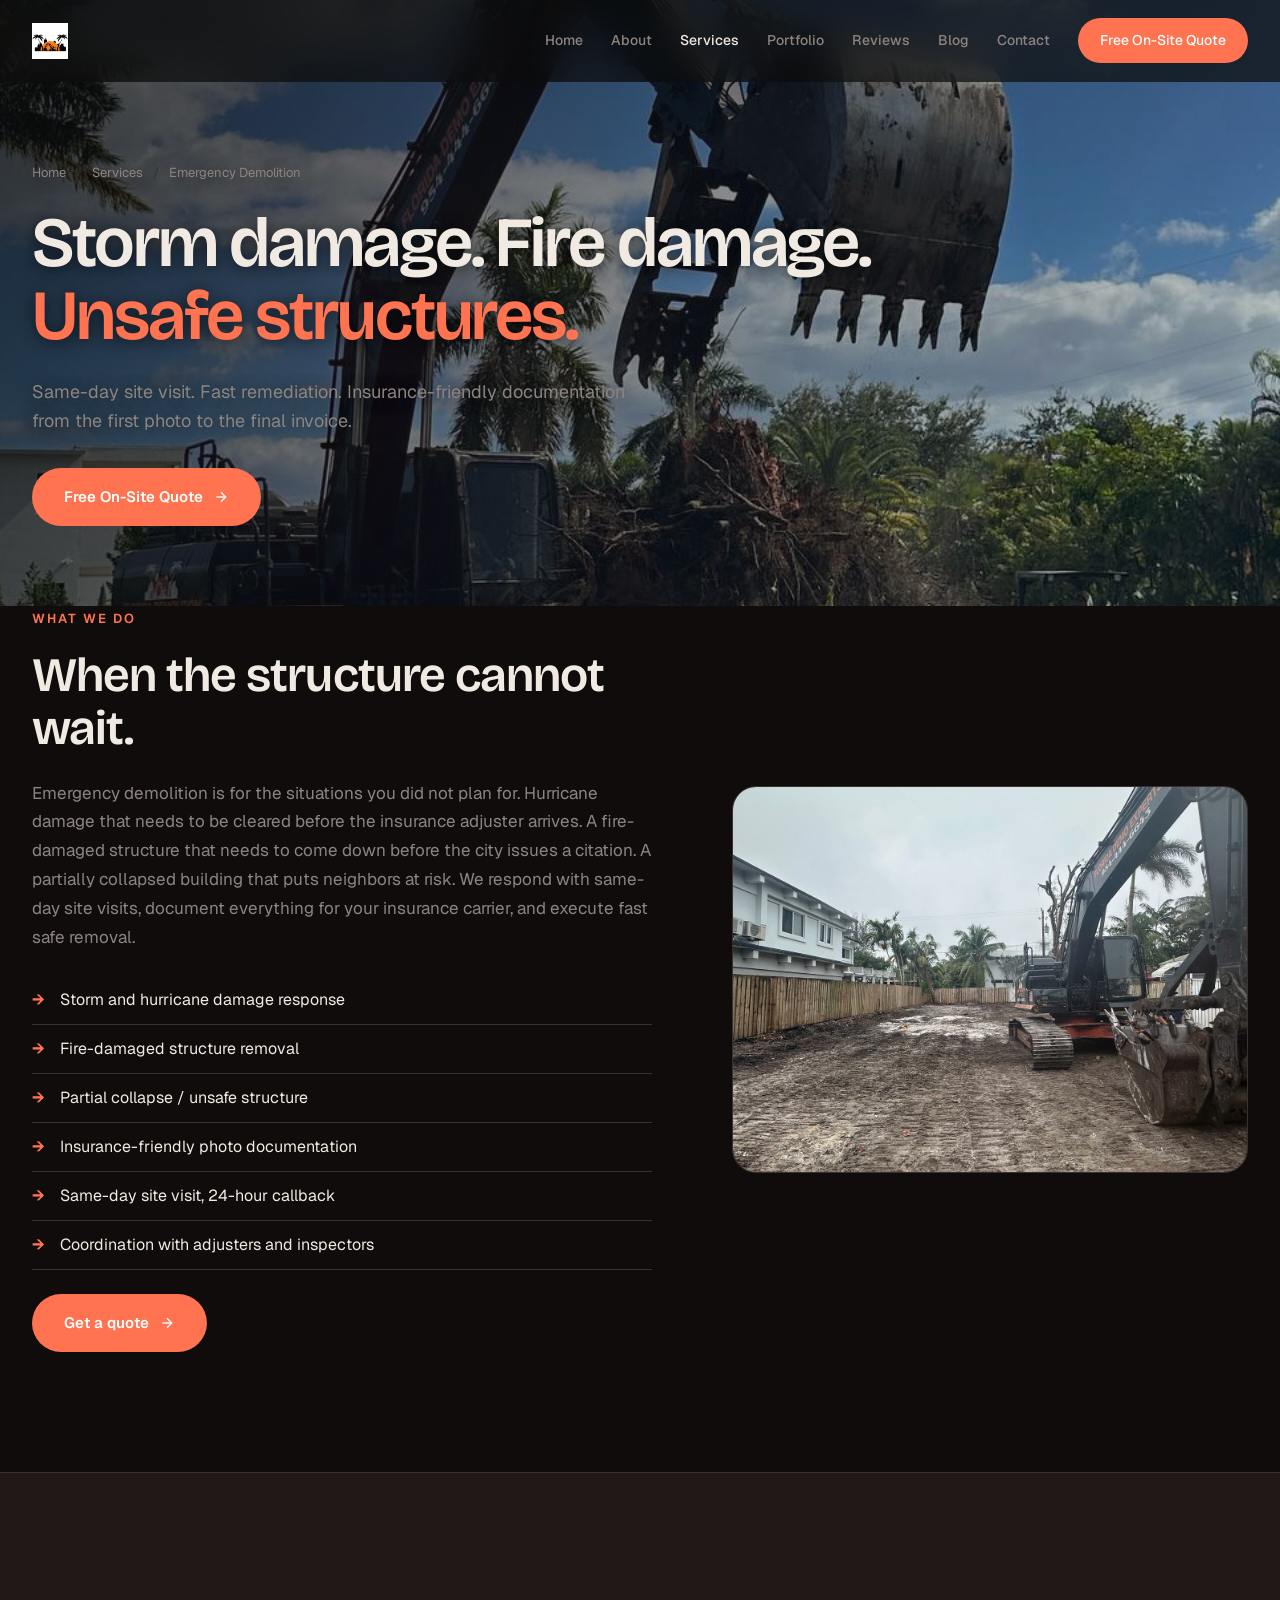
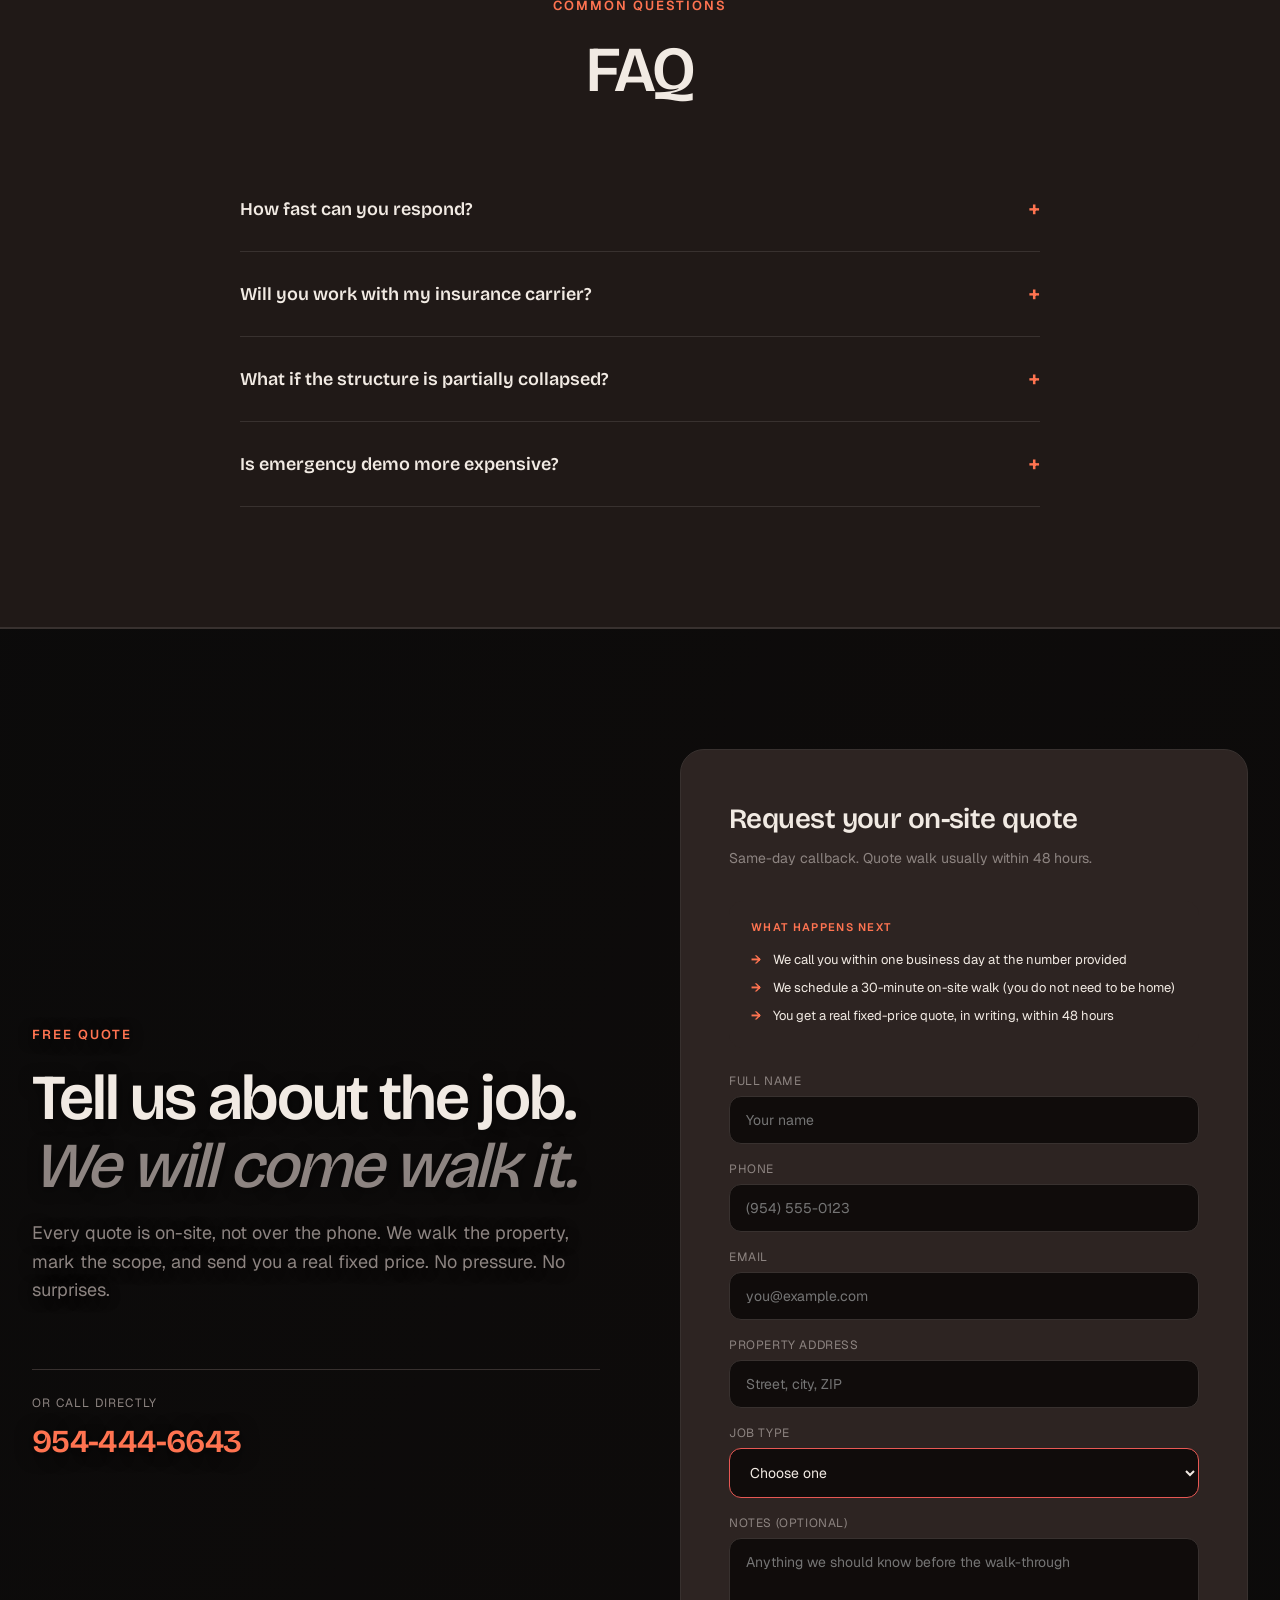
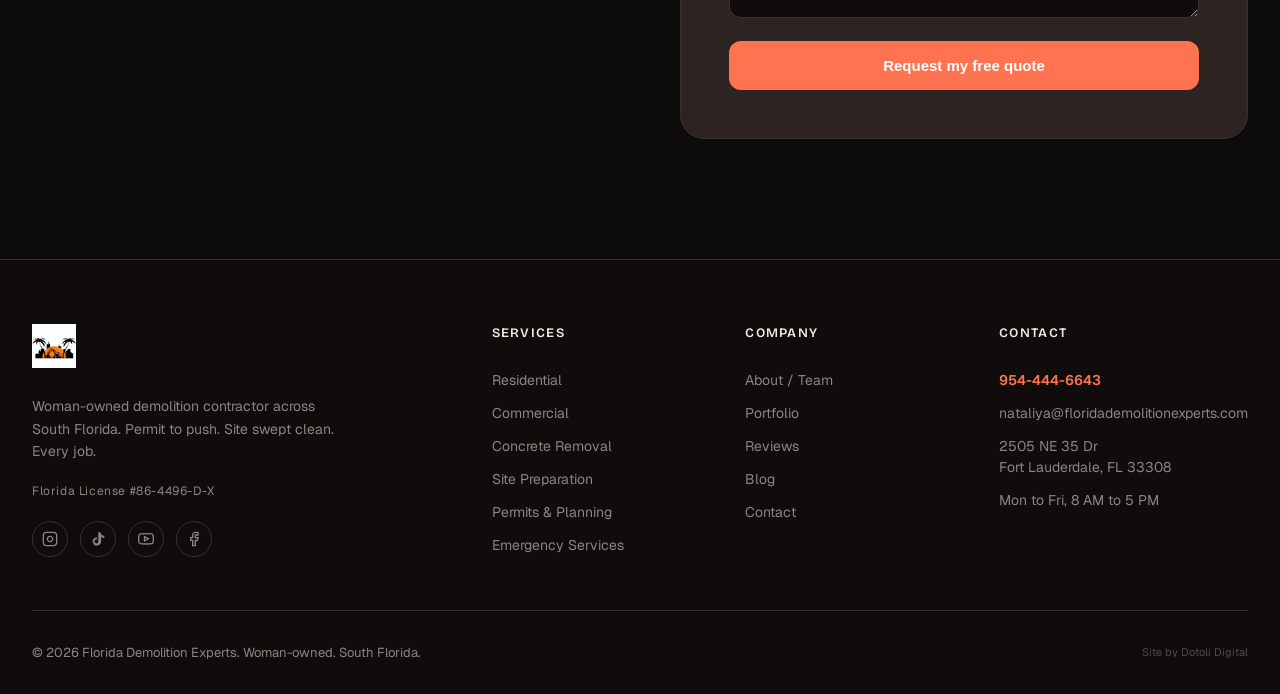
<file: emergency.html>
<!DOCTYPE html>
<html lang="en">
<head>
<meta charset="UTF-8" />
<meta name="viewport" content="width=device-width, initial-scale=1.0" />
<title>Emergency Demolition | Florida Demolition Experts</title>
<meta name="description" content="Emergency Demolition from Florida Demolition Experts in South Florida. Licensed, insured, woman-owned. Call 954-444-6643." />
<meta property="og:title" content="Emergency Demolition | Florida Demolition Experts" />
<meta property="og:description" content="Emergency Demolition from Florida Demolition Experts in South Florida. Licensed, insured, woman-owned. Call 954-444-6643." />
<meta property="og:type" content="website" />
<link rel="icon" type="image/png" href="/fde-logo.png" />

<link rel="preconnect" href="https://fonts.googleapis.com">
<link rel="preconnect" href="https://fonts.gstatic.com" crossorigin>
<link href="https://fonts.googleapis.com/css2?family=Bricolage+Grotesque:opsz,wdth,wght@12..96,75..100,400;12..96,75..100,500;12..96,75..100,600;12..96,75..100,700&display=swap" rel="stylesheet">
<link href="https://fonts.googleapis.com/css2?family=Geist:wght@300;400;500;600;700&display=swap" rel="stylesheet">
<link rel="stylesheet" href="/styles.css">
</head>
<body>
<nav class="top" id="nav">
  <div class="container nav-inner">
    <a href="/" class="logo">
      <img src="/fde-logo.png" alt="Florida Demolition Experts" />
    </a>
    <button class="nav-toggle" aria-label="Menu" onclick="this.classList.toggle('open'); document.querySelector('.nav-links').classList.toggle('open')">
      <svg class="icon-menu" viewBox="0 0 24 24" fill="none" stroke="currentColor" stroke-width="2"><line x1="3" y1="6" x2="21" y2="6"/><line x1="3" y1="12" x2="21" y2="12"/><line x1="3" y1="18" x2="21" y2="18"/></svg>
      <svg class="icon-close" viewBox="0 0 24 24" fill="none" stroke="currentColor" stroke-width="2"><line x1="6" y1="6" x2="18" y2="18"/><line x1="18" y1="6" x2="6" y2="18"/></svg>
    </button>
    <div class="nav-links">
      <a href="/" class="">Home</a><a href="/about.html" class="">About</a><a href="/services.html" class="active">Services</a><a href="/portfolio.html" class="">Portfolio</a><a href="/reviews.html" class="">Reviews</a><a href="/blog.html" class="">Blog</a><a href="/contact.html" class="">Contact</a>
      <a href="/contact.html" class="nav-cta">Free On-Site Quote</a>
    </div>
  </div>
</nav>
<section class="page-header with-bg" style="background-image: url('/img/job-630.jpg');">
  <div class="container">
    <div class="crumb"><a href="/">Home</a><span class="sep">/</span><a href="/services.html">Services</a><span class="sep">/</span><span>Emergency Demolition</span></div>
    <h1 style="font-family:'Bricolage Grotesque', sans-serif; font-size: clamp(40px,5.5vw,72px); font-weight: 600; line-height: 1.05; letter-spacing: -0.03em; max-width: 900px;">Storm damage. Fire damage.<br><span style="color: var(--accent);">Unsafe structures.</span></h1>
    <p style="color: var(--muted); font-size: 18px; max-width: 600px; margin-top: 24px; line-height: 1.6;">Same-day site visit. Fast remediation. Insurance-friendly documentation from the first photo to the final invoice.</p>
    <div style="margin-top: 32px;"><a href="/contact.html" class="btn-primary">Free On-Site Quote <svg style="width:16px;height:16px;" viewBox="0 0 24 24" fill="none" stroke="currentColor" stroke-width="2"><line x1="5" y1="12" x2="19" y2="12"/><polyline points="12 5 19 12 12 19"/></svg></a></div>
  </div>
</section>

<section style="padding-top: 0;">
  <div class="container">
    <div class="two-col">
      <div class="two-col-text reveal">
        <span class="section-eyebrow">What We Do</span>
        <h2>When the structure cannot wait.</h2>
        <p>Emergency demolition is for the situations you did not plan for. Hurricane damage that needs to be cleared before the insurance adjuster arrives. A fire-damaged structure that needs to come down before the city issues a citation. A partially collapsed building that puts neighbors at risk. We respond with same-day site visits, document everything for your insurance carrier, and execute fast safe removal.</p>
        <ul><li>Storm and hurricane damage response</li>
<li>Fire-damaged structure removal</li>
<li>Partial collapse / unsafe structure</li>
<li>Insurance-friendly photo documentation</li>
<li>Same-day site visit, 24-hour callback</li>
<li>Coordination with adjusters and inspectors</li></ul>
        <a href="/contact.html" class="btn-primary">Get a quote <svg style="width:16px;height:16px;" viewBox="0 0 24 24" fill="none" stroke="currentColor" stroke-width="2"><line x1="5" y1="12" x2="19" y2="12"/><polyline points="12 5 19 12 12 19"/></svg></a>
      </div>
      <div class="image-block has-image reveal"><img src="/img/job-619.jpg" alt="Storm-damaged structure being cleared" loading="lazy" /></div>
    </div>
  </div>
</section>


<section class="process-section">
  <div class="container">
    <div class="reveal" style="text-align: center; max-width: 700px; margin: 0 auto 64px;">
      <span class="section-eyebrow">Common Questions</span>
      <h2 class="section-title" style="margin: 0 auto;">FAQ</h2>
    </div>
    <div class="faq-list"><details class="faq-item"><summary>How fast can you respond?</summary><p>Same-day site visit for true emergencies. Removal typically starts within 24 to 72 hours depending on permits and insurance coordination.</p></details>
<details class="faq-item"><summary>Will you work with my insurance carrier?</summary><p>Yes. We document everything from the initial walk-through and send the package directly to your adjuster if you authorize it. We have worked with most major Florida carriers.</p></details>
<details class="faq-item"><summary>What if the structure is partially collapsed?</summary><p>We bring a structural-aware crew with shoring equipment and controlled-collapse experience. Safety of adjacent properties and people is the first call we make.</p></details>
<details class="faq-item"><summary>Is emergency demo more expensive?</summary><p>There is an expedited-response premium for same-day mobilization. We tell you up front before any work starts. No surprise invoicing after the fact.</p></details></div>
  </div>
</section>
<section id="contact" class="cta-section with-bg" style="background-image: url('/img/job-616.jpg');">
  <div class="container">
    <div class="cta-grid">
      <div class="reveal">
        <span class="section-eyebrow">Free Quote</span>
        <h2 class="section-title">Tell us about the job. <span class="italic-line">We will come walk it.</span></h2>
        <p class="section-sub">Every quote is on-site, not over the phone. We walk the property, mark the scope, and send you a real fixed price. No pressure. No surprises.</p>
        <div style="display:flex; align-items:center; gap:24px; padding-top: 24px; border-top: 1px solid var(--line);">
          <div>
            <div style="color: var(--muted); font-size: 12px; letter-spacing: 0.1em; text-transform: uppercase; margin-bottom: 6px;">Or call directly</div>
            <a href="tel:9544446643" style="font-family: 'Bricolage Grotesque', sans-serif; font-size: 32px; font-weight: 600; color: var(--accent); text-decoration: none; letter-spacing: -0.02em;">954-444-6643</a>
          </div>
        </div>
      </div>
      <div class="cta-form-card reveal">
        <h3>Request your on-site quote</h3>
        <p class="sub">Same-day callback. Quote walk usually within 48 hours.</p>
        <div class="form-reassure">
          <div class="form-reassure-title">What happens next</div>
          <ul class="form-reassure-list">
            <li>We call you within one business day at the number provided</li>
            <li>We schedule a 30-minute on-site walk (you do not need to be home)</li>
            <li>You get a real fixed-price quote, in writing, within 48 hours</li>
          </ul>
        </div>
        <form id="quote-form" action="https://formspree.io/f/your-formspree-id" method="POST" novalidate>
          <div class="form-grid">
            <div class="form-field">
              <label for="name">Full name</label>
              <input id="name" name="name" type="text" required minlength="2" placeholder="Your name" autocomplete="name" />
              <div class="err">Please enter your name.</div>
            </div>
            <div class="form-field">
              <label for="phone">Phone</label>
              <input id="phone" name="phone" type="tel" required pattern="[0-9 ()+\-]{7,}" placeholder="(954) 555-0123" autocomplete="tel" />
              <div class="err">Please enter a valid phone number (at least 7 digits).</div>
            </div>
            <div class="form-field">
              <label for="email">Email</label>
              <input id="email" name="email" type="email" required placeholder="you@example.com" autocomplete="email" />
              <div class="err">Please enter a valid email address.</div>
            </div>
            <div class="form-field">
              <label for="address">Property address</label>
              <input id="address" name="address" type="text" required placeholder="Street, city, ZIP" autocomplete="street-address" />
              <div class="err">Please enter the property address.</div>
            </div>
            <div class="form-field">
              <label for="type">Job type</label>
              <select id="type" name="type" required>
                <option value="" disabled selected>Choose one</option>
                <option>Residential demolition</option>
                <option>Commercial demolition</option>
                <option>Concrete removal</option>
                <option>Site preparation</option>
                <option>Pool removal</option>
                <option>Permits only</option>
                <option>Emergency / disaster response</option>
                <option>Not sure yet</option>
              </select>
              <div class="err">Please pick a job type.</div>
            </div>
            <div class="form-field">
              <label for="notes">Notes (optional)</label>
              <textarea id="notes" name="notes" placeholder="Anything we should know before the walk-through"></textarea>
            </div>
            <button type="submit" class="form-submit">Request my free quote</button>
          </div>
          <div class="form-success" role="status" aria-live="polite">
            <svg viewBox="0 0 24 24" fill="none" stroke="currentColor" stroke-width="2"><circle cx="12" cy="12" r="10"/><polyline points="9 12 11 14 15 10"/></svg>
            <h4>Thanks. We have your request.</h4>
            <p>We will call you within one business day at the number you provided. If it is urgent, call us directly at <a href="tel:9544446643" style="color: var(--accent); font-weight: 600;">954-444-6643</a>.</p>
          </div>
        </form>
      </div>
    </div>
  </div>
</section>
<footer>
  <div class="container">
    <div class="footer-grid">
      <div class="footer-brand">
        <img src="/fde-logo.png" alt="Florida Demolition Experts" />
        <p>Woman-owned demolition contractor across South Florida. Permit to push. Site swept clean. Every job.</p>
        <p class="license">Florida License #86-4496-D-X</p>
        <div class="social-links">
          <a href="https://www.instagram.com/floridademolitionexperts/" target="_blank" rel="noopener" aria-label="Instagram"><svg viewBox="0 0 24 24" fill="none" stroke="currentColor" stroke-width="2"><rect x="2" y="2" width="20" height="20" rx="5"/><path d="M16 11.37A4 4 0 1 1 12.63 8 4 4 0 0 1 16 11.37z"/><line x1="17.5" y1="6.5" x2="17.51" y2="6.5"/></svg></a>
          <a href="https://www.tiktok.com/@florida.demolitio" target="_blank" rel="noopener" aria-label="TikTok"><svg viewBox="0 0 24 24" fill="currentColor"><path d="M19.59 6.69a4.83 4.83 0 0 1-3.77-4.25V2h-3.45v13.67a2.89 2.89 0 0 1-5.2 1.74 2.89 2.89 0 0 1 2.31-4.64 2.93 2.93 0 0 1 .88.13V9.4a6.84 6.84 0 0 0-1-.05A6.33 6.33 0 0 0 5.8 20.1a6.34 6.34 0 0 0 10.86-4.43V9.01a8.16 8.16 0 0 0 4.77 1.52v-3.4a4.85 4.85 0 0 1-1.84-.44z"/></svg></a>
          <a href="https://www.youtube.com/@FloridaDemolitionExperts" target="_blank" rel="noopener" aria-label="YouTube"><svg viewBox="0 0 24 24" fill="none" stroke="currentColor" stroke-width="2"><path d="M22.54 6.42a2.78 2.78 0 0 0-1.94-2C18.88 4 12 4 12 4s-6.88 0-8.6.46a2.78 2.78 0 0 0-1.94 2A29 29 0 0 0 1 11.75a29 29 0 0 0 .46 5.33A2.78 2.78 0 0 0 3.4 19c1.72.46 8.6.46 8.6.46s6.88 0 8.6-.46a2.78 2.78 0 0 0 1.94-2 29 29 0 0 0 .46-5.25 29 29 0 0 0-.46-5.33z"/><polygon points="9.75 15.02 15.5 11.75 9.75 8.48 9.75 15.02"/></svg></a>
          <a href="https://www.facebook.com/profile.php?id=61574911868153" target="_blank" rel="noopener" aria-label="Facebook"><svg viewBox="0 0 24 24" fill="none" stroke="currentColor" stroke-width="2"><path d="M18 2h-3a5 5 0 0 0-5 5v3H7v4h3v8h4v-8h3l1-4h-4V7a1 1 0 0 1 1-1h3z"/></svg></a>
        </div>
      </div>
      <div class="footer-col">
        <h5>Services</h5>
        <a href="/residential.html">Residential</a>
        <a href="/commercial.html">Commercial</a>
        <a href="/concrete-removal.html">Concrete Removal</a>
        <a href="/site-preparation.html">Site Preparation</a>
        <a href="/permits.html">Permits &amp; Planning</a>
        <a href="/emergency.html">Emergency Services</a>
      </div>
      <div class="footer-col">
        <h5>Company</h5>
        <a href="/about.html">About / Team</a>
        <a href="/portfolio.html">Portfolio</a>
        <a href="/reviews.html">Reviews</a>
        <a href="/blog.html">Blog</a>
        <a href="/contact.html">Contact</a>
      </div>
      <div class="footer-col">
        <h5>Contact</h5>
        <a href="tel:9544446643" style="color: var(--accent); font-weight: 600;">954-444-6643</a>
        <a href="mailto:nataliya@floridademolitionexperts.com">nataliya@floridademolitionexperts.com</a>
        <p style="color: var(--muted); font-size: 14px;">2505 NE 35 Dr<br>Fort Lauderdale, FL 33308</p>
        <p style="color: var(--muted); font-size: 14px;">Mon to Fri, 8 AM to 5 PM</p>
      </div>
    </div>
    <div class="footer-bottom">
      <div>&copy; 2026 Florida Demolition Experts. Woman-owned. South Florida.</div>
      <div style="opacity: 0.5; font-size: 11px;">Site by Dotoli Digital</div>
    </div>
  </div>
</footer>
<a href="tel:9544446643" class="sticky-cta">Call 954-444-6643</a>
<script>
const nav = document.getElementById('nav');
window.addEventListener('scroll', () => {
  if (window.scrollY > 40) nav.classList.add('scrolled');
  else nav.classList.remove('scrolled');
});
const observer = new IntersectionObserver((entries) => {
  entries.forEach(entry => { if (entry.isIntersecting) entry.target.classList.add('visible'); });
}, { threshold: 0.1, rootMargin: '0px 0px -50px 0px' });
document.querySelectorAll('.reveal').forEach(el => observer.observe(el));

// Quote form: client-side validation + inline success (Formspree-compatible)
const qf = document.getElementById('quote-form') || document.getElementById('quote-form-contact');
if (qf) {
  qf.addEventListener('submit', async (e) => {
    e.preventDefault();
    if (!qf.checkValidity()) { qf.reportValidity(); return; }
    const btn = qf.querySelector('.form-submit');
    btn.disabled = true; btn.textContent = 'Sending...';
    try {
      const res = await fetch(qf.action, {
        method: 'POST',
        body: new FormData(qf),
        headers: { 'Accept': 'application/json' }
      });
      if (res.ok || qf.action.includes('your-formspree-id')) {
        // Treat placeholder Formspree URL as success for local preview
        qf.classList.add('sent');
        qf.querySelector('.form-success').scrollIntoView({ behavior: 'smooth', block: 'center' });
      } else {
        btn.disabled = false; btn.textContent = 'Request my free quote';
        alert('Something went wrong sending the form. Please call us at 954-444-6643.');
      }
    } catch (err) {
      btn.disabled = false; btn.textContent = 'Request my free quote';
      alert('Network issue sending the form. Please call us at 954-444-6643.');
    }
  });
}
</script>
</body>
</html>
</file>
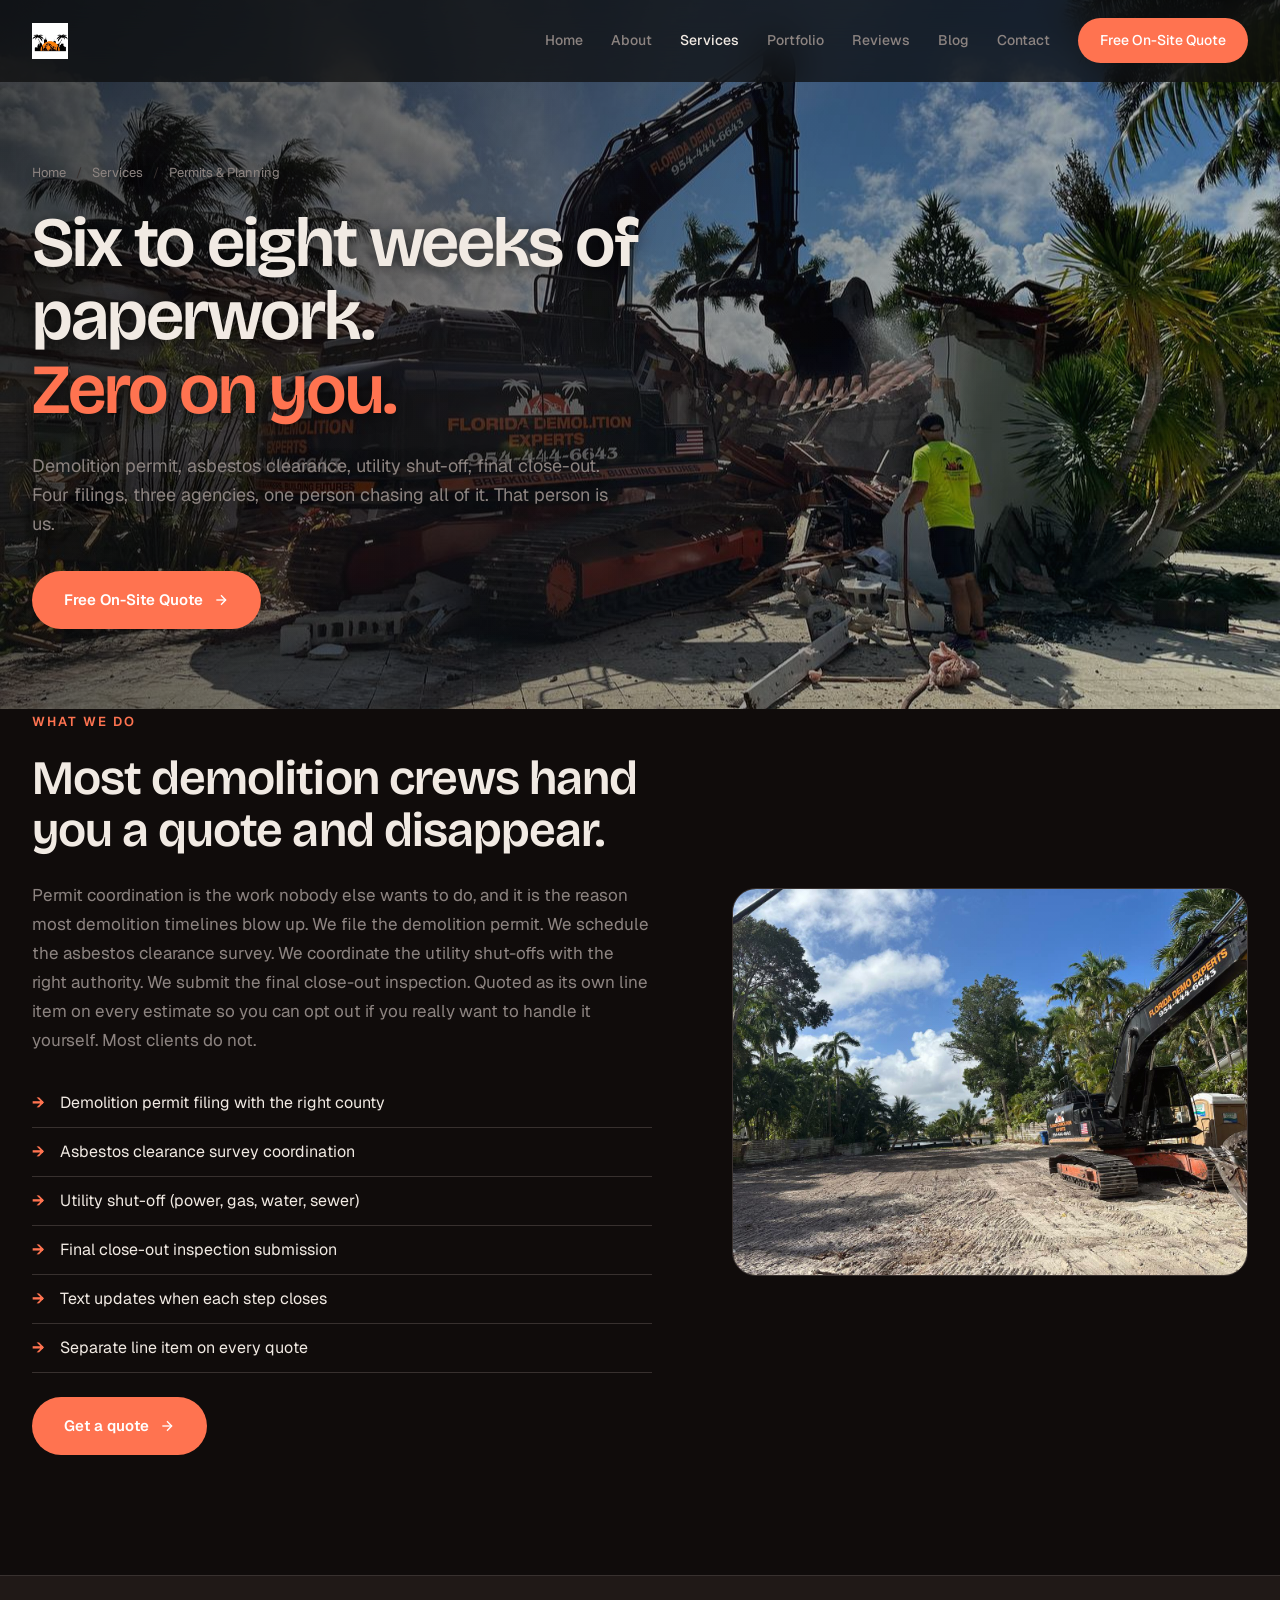
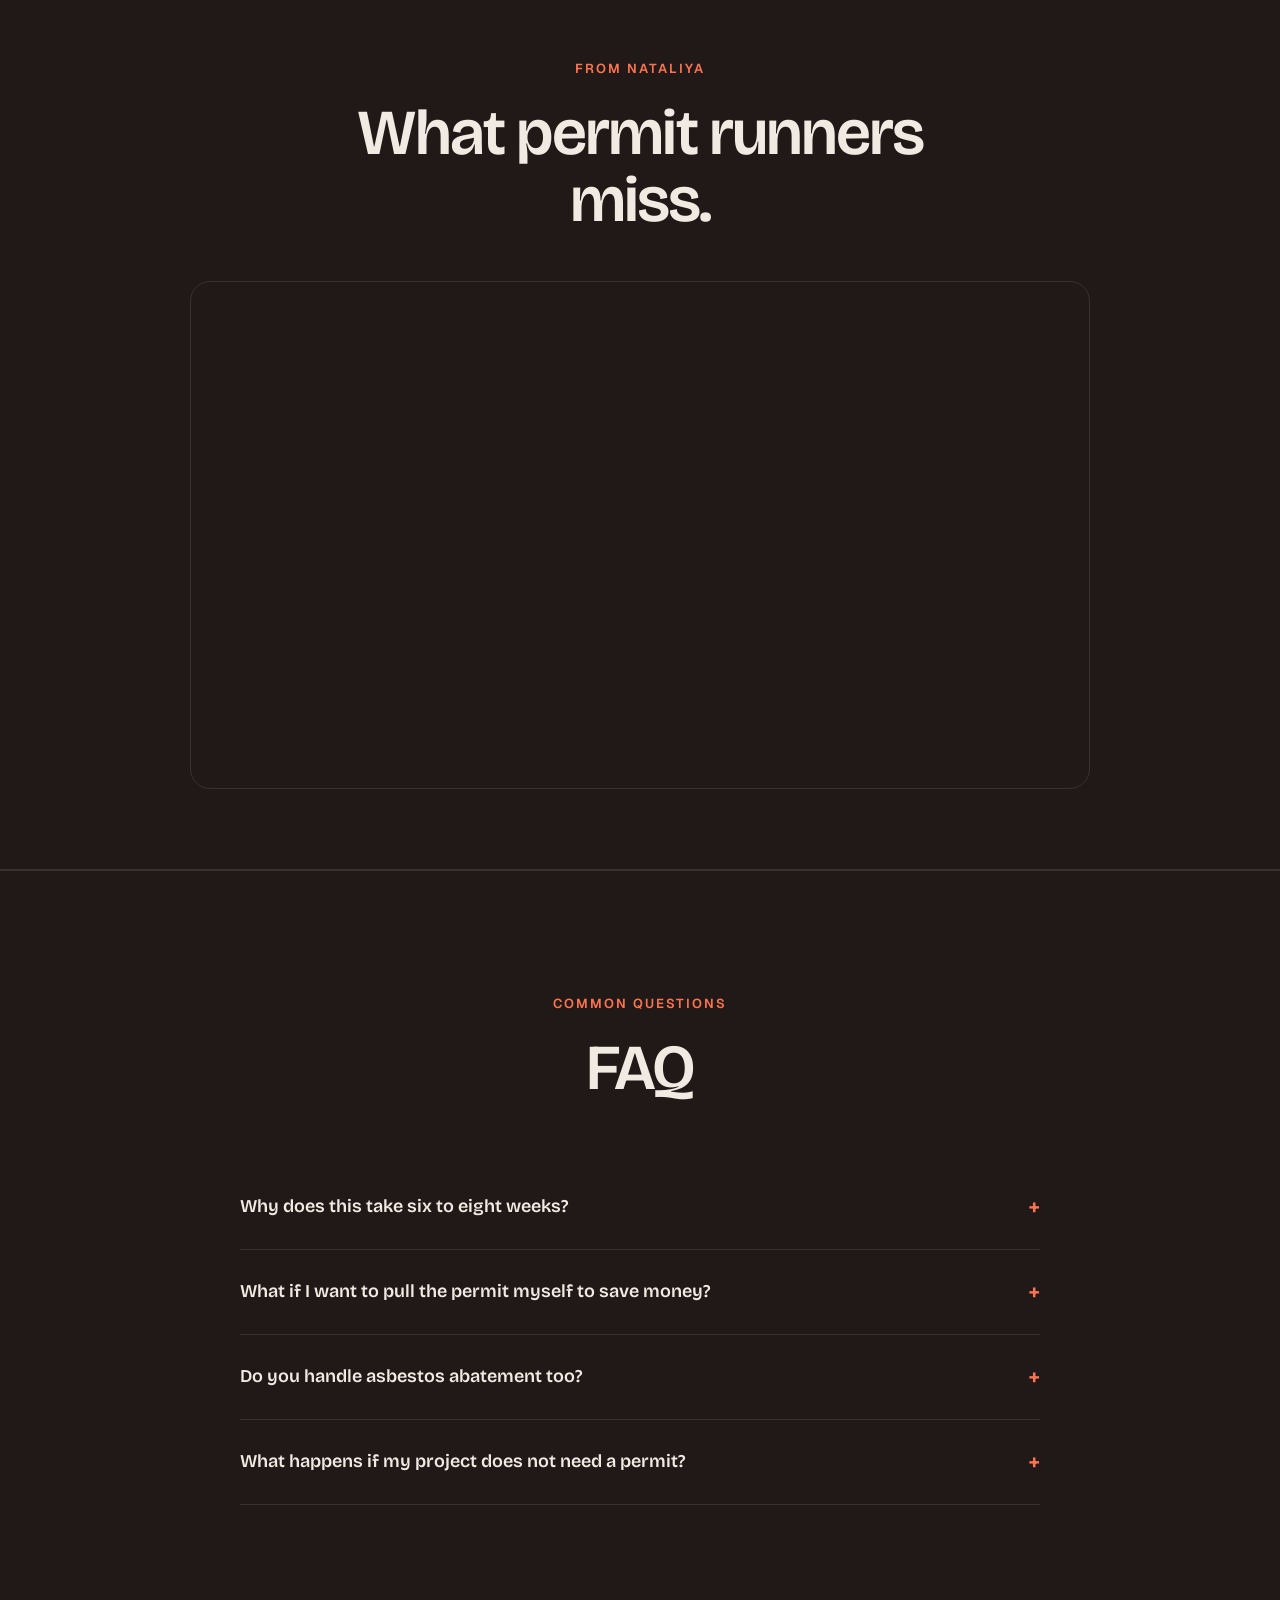
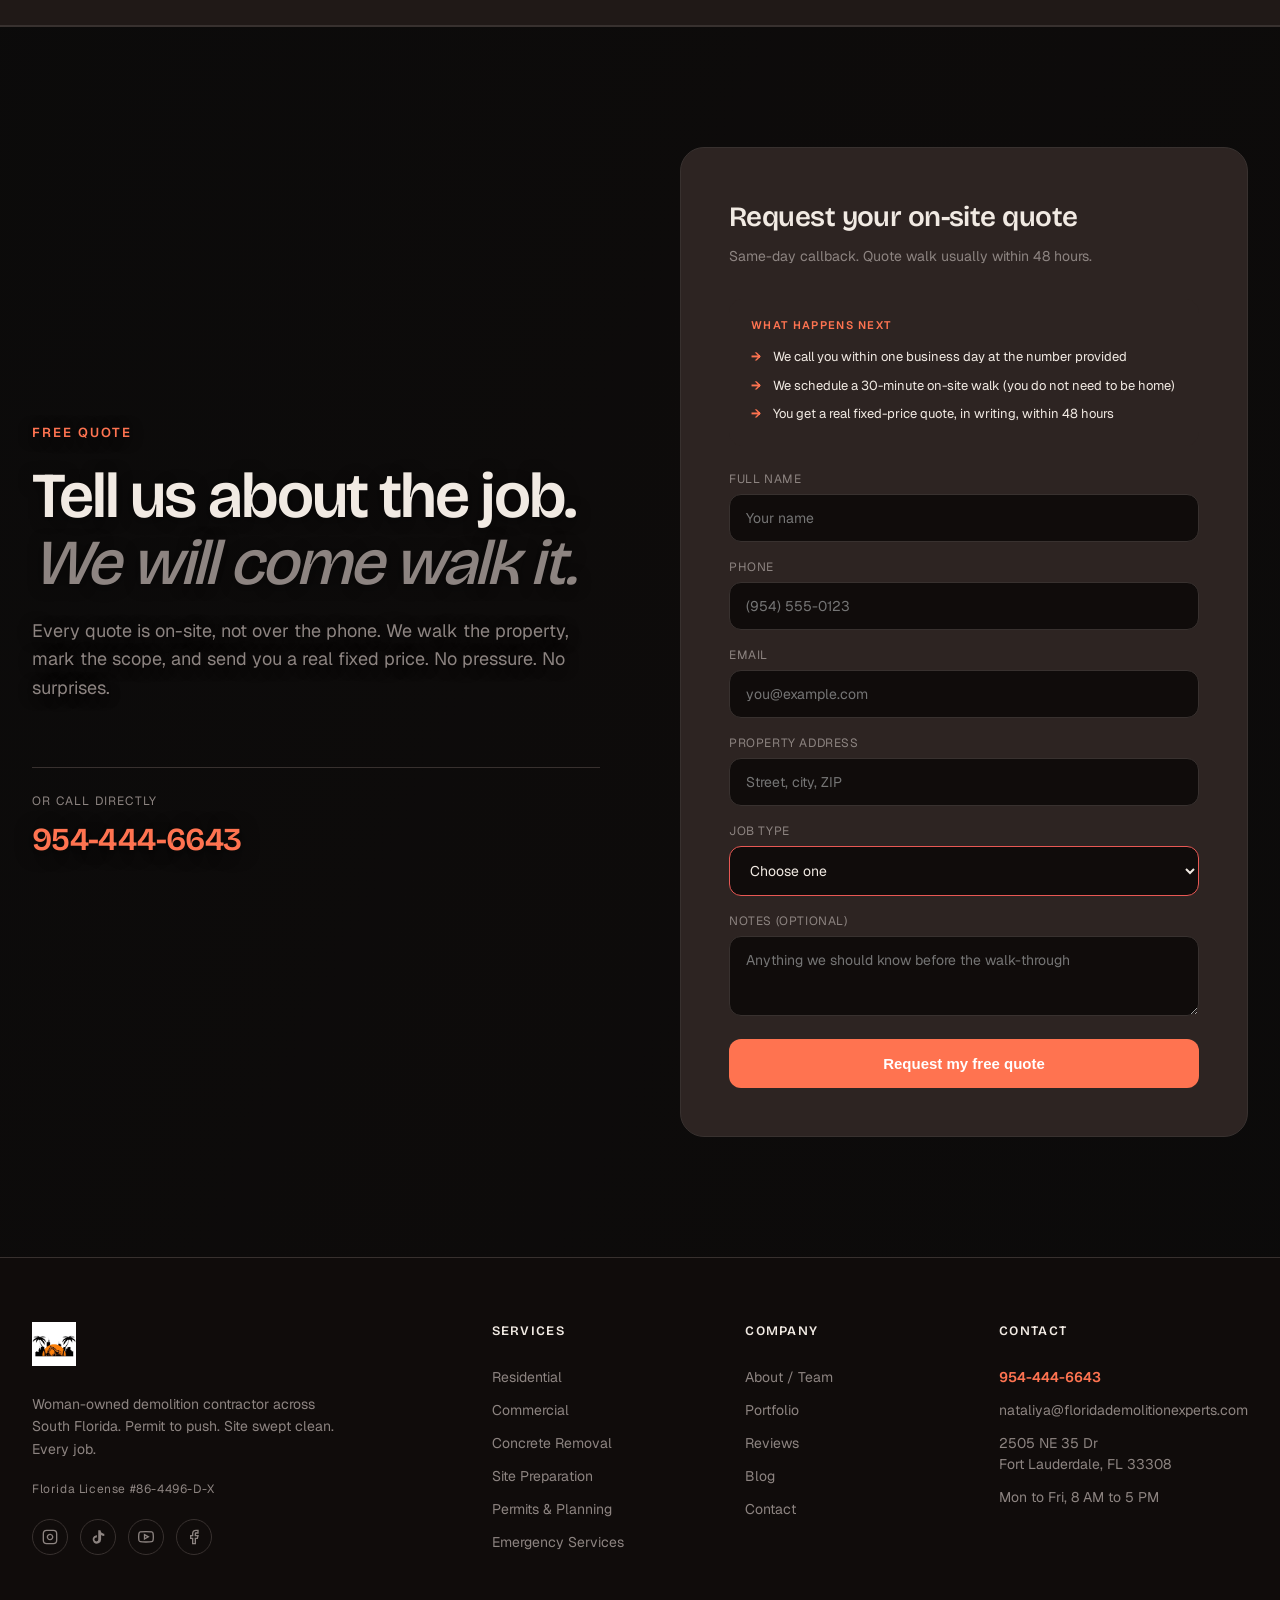
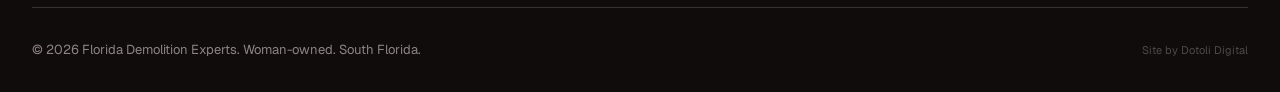
<file: permits.html>
<!DOCTYPE html>
<html lang="en">
<head>
<meta charset="UTF-8" />
<meta name="viewport" content="width=device-width, initial-scale=1.0" />
<title>Permits &amp; Planning | Florida Demolition Experts</title>
<meta name="description" content="Permits &amp; Planning from Florida Demolition Experts in South Florida. Licensed, insured, woman-owned. Call 954-444-6643." />
<meta property="og:title" content="Permits &amp; Planning | Florida Demolition Experts" />
<meta property="og:description" content="Permits &amp; Planning from Florida Demolition Experts in South Florida. Licensed, insured, woman-owned. Call 954-444-6643." />
<meta property="og:type" content="website" />
<link rel="icon" type="image/png" href="/fde-logo.png" />

<link rel="preconnect" href="https://fonts.googleapis.com">
<link rel="preconnect" href="https://fonts.gstatic.com" crossorigin>
<link href="https://fonts.googleapis.com/css2?family=Bricolage+Grotesque:opsz,wdth,wght@12..96,75..100,400;12..96,75..100,500;12..96,75..100,600;12..96,75..100,700&display=swap" rel="stylesheet">
<link href="https://fonts.googleapis.com/css2?family=Geist:wght@300;400;500;600;700&display=swap" rel="stylesheet">
<link rel="stylesheet" href="/styles.css">
</head>
<body>
<nav class="top" id="nav">
  <div class="container nav-inner">
    <a href="/" class="logo">
      <img src="/fde-logo.png" alt="Florida Demolition Experts" />
    </a>
    <button class="nav-toggle" aria-label="Menu" onclick="this.classList.toggle('open'); document.querySelector('.nav-links').classList.toggle('open')">
      <svg class="icon-menu" viewBox="0 0 24 24" fill="none" stroke="currentColor" stroke-width="2"><line x1="3" y1="6" x2="21" y2="6"/><line x1="3" y1="12" x2="21" y2="12"/><line x1="3" y1="18" x2="21" y2="18"/></svg>
      <svg class="icon-close" viewBox="0 0 24 24" fill="none" stroke="currentColor" stroke-width="2"><line x1="6" y1="6" x2="18" y2="18"/><line x1="18" y1="6" x2="6" y2="18"/></svg>
    </button>
    <div class="nav-links">
      <a href="/" class="">Home</a><a href="/about.html" class="">About</a><a href="/services.html" class="active">Services</a><a href="/portfolio.html" class="">Portfolio</a><a href="/reviews.html" class="">Reviews</a><a href="/blog.html" class="">Blog</a><a href="/contact.html" class="">Contact</a>
      <a href="/contact.html" class="nav-cta">Free On-Site Quote</a>
    </div>
  </div>
</nav>
<section class="page-header with-bg" style="background-image: url('/img/job-645.jpg');">
  <div class="container">
    <div class="crumb"><a href="/">Home</a><span class="sep">/</span><a href="/services.html">Services</a><span class="sep">/</span><span>Permits &amp; Planning</span></div>
    <h1 style="font-family:'Bricolage Grotesque', sans-serif; font-size: clamp(40px,5.5vw,72px); font-weight: 600; line-height: 1.05; letter-spacing: -0.03em; max-width: 900px;">Six to eight weeks of paperwork.<br><span style="color: var(--accent);">Zero on you.</span></h1>
    <p style="color: var(--muted); font-size: 18px; max-width: 600px; margin-top: 24px; line-height: 1.6;">Demolition permit, asbestos clearance, utility shut-off, final close-out. Four filings, three agencies, one person chasing all of it. That person is us.</p>
    <div style="margin-top: 32px;"><a href="/contact.html" class="btn-primary">Free On-Site Quote <svg style="width:16px;height:16px;" viewBox="0 0 24 24" fill="none" stroke="currentColor" stroke-width="2"><line x1="5" y1="12" x2="19" y2="12"/><polyline points="12 5 19 12 12 19"/></svg></a></div>
  </div>
</section>

<section style="padding-top: 0;">
  <div class="container">
    <div class="two-col">
      <div class="two-col-text reveal">
        <span class="section-eyebrow">What We Do</span>
        <h2>Most demolition crews hand you a quote and disappear.</h2>
        <p>Permit coordination is the work nobody else wants to do, and it is the reason most demolition timelines blow up. We file the demolition permit. We schedule the asbestos clearance survey. We coordinate the utility shut-offs with the right authority. We submit the final close-out inspection. Quoted as its own line item on every estimate so you can opt out if you really want to handle it yourself. Most clients do not.</p>
        <ul><li>Demolition permit filing with the right county</li>
<li>Asbestos clearance survey coordination</li>
<li>Utility shut-off (power, gas, water, sewer)</li>
<li>Final close-out inspection submission</li>
<li>Text updates when each step closes</li>
<li>Separate line item on every quote</li></ul>
        <a href="/contact.html" class="btn-primary">Get a quote <svg style="width:16px;height:16px;" viewBox="0 0 24 24" fill="none" stroke="currentColor" stroke-width="2"><line x1="5" y1="12" x2="19" y2="12"/><polyline points="12 5 19 12 12 19"/></svg></a>
      </div>
      <div class="image-block has-image reveal"><img src="/img/job-625.jpg" alt="Stamped demolition permit on tailgate" loading="lazy" /></div>
    </div>
  </div>
</section>

<section class="process-section" style="padding: 80px 0;">
  <div class="container">
    <div class="reveal" style="text-align: center; max-width: 700px; margin: 0 auto 48px;">
      <span class="section-eyebrow">From Nataliya</span>
      <h2 class="section-title" style="margin: 0 auto;">What permit runners miss.</h2>
    </div>
    <div style="max-width: 900px; margin: 0 auto;">
      <div class="video-wrap"><iframe src="https://www.youtube.com/embed/k8oRmIPQ8Xk" title="Stop Hiring a Permit Runner for Demolition" allow="accelerometer; autoplay; clipboard-write; encrypted-media; gyroscope; picture-in-picture" allowfullscreen loading="lazy"></iframe></div>
    </div>
  </div>
</section>
<section class="process-section">
  <div class="container">
    <div class="reveal" style="text-align: center; max-width: 700px; margin: 0 auto 64px;">
      <span class="section-eyebrow">Common Questions</span>
      <h2 class="section-title" style="margin: 0 auto;">FAQ</h2>
    </div>
    <div class="faq-list"><details class="faq-item"><summary>Why does this take six to eight weeks?</summary><p>Permit review at the county, asbestos lab turnaround, and utility scheduling are all sequential. We file the day you sign, but the agencies set the pace. The good news: you do not have to chase any of it.</p></details>
<details class="faq-item"><summary>What if I want to pull the permit myself to save money?</summary><p>You can. It is quoted as its own line item so you can opt out. Most owners try it once and call us back for the next job.</p></details>
<details class="faq-item"><summary>Do you handle asbestos abatement too?</summary><p>We coordinate the certified abatement subcontractor and pull the survey. You get one point of contact, one timeline, one combined quote.</p></details>
<details class="faq-item"><summary>What happens if my project does not need a permit?</summary><p>Some interior tear-outs and small structures qualify for permit-exempt status. We confirm with the local building department before we tell you either way.</p></details></div>
  </div>
</section>
<section id="contact" class="cta-section with-bg" style="background-image: url('/img/job-616.jpg');">
  <div class="container">
    <div class="cta-grid">
      <div class="reveal">
        <span class="section-eyebrow">Free Quote</span>
        <h2 class="section-title">Tell us about the job. <span class="italic-line">We will come walk it.</span></h2>
        <p class="section-sub">Every quote is on-site, not over the phone. We walk the property, mark the scope, and send you a real fixed price. No pressure. No surprises.</p>
        <div style="display:flex; align-items:center; gap:24px; padding-top: 24px; border-top: 1px solid var(--line);">
          <div>
            <div style="color: var(--muted); font-size: 12px; letter-spacing: 0.1em; text-transform: uppercase; margin-bottom: 6px;">Or call directly</div>
            <a href="tel:9544446643" style="font-family: 'Bricolage Grotesque', sans-serif; font-size: 32px; font-weight: 600; color: var(--accent); text-decoration: none; letter-spacing: -0.02em;">954-444-6643</a>
          </div>
        </div>
      </div>
      <div class="cta-form-card reveal">
        <h3>Request your on-site quote</h3>
        <p class="sub">Same-day callback. Quote walk usually within 48 hours.</p>
        <div class="form-reassure">
          <div class="form-reassure-title">What happens next</div>
          <ul class="form-reassure-list">
            <li>We call you within one business day at the number provided</li>
            <li>We schedule a 30-minute on-site walk (you do not need to be home)</li>
            <li>You get a real fixed-price quote, in writing, within 48 hours</li>
          </ul>
        </div>
        <form id="quote-form" action="https://formspree.io/f/your-formspree-id" method="POST" novalidate>
          <div class="form-grid">
            <div class="form-field">
              <label for="name">Full name</label>
              <input id="name" name="name" type="text" required minlength="2" placeholder="Your name" autocomplete="name" />
              <div class="err">Please enter your name.</div>
            </div>
            <div class="form-field">
              <label for="phone">Phone</label>
              <input id="phone" name="phone" type="tel" required pattern="[0-9 ()+\-]{7,}" placeholder="(954) 555-0123" autocomplete="tel" />
              <div class="err">Please enter a valid phone number (at least 7 digits).</div>
            </div>
            <div class="form-field">
              <label for="email">Email</label>
              <input id="email" name="email" type="email" required placeholder="you@example.com" autocomplete="email" />
              <div class="err">Please enter a valid email address.</div>
            </div>
            <div class="form-field">
              <label for="address">Property address</label>
              <input id="address" name="address" type="text" required placeholder="Street, city, ZIP" autocomplete="street-address" />
              <div class="err">Please enter the property address.</div>
            </div>
            <div class="form-field">
              <label for="type">Job type</label>
              <select id="type" name="type" required>
                <option value="" disabled selected>Choose one</option>
                <option>Residential demolition</option>
                <option>Commercial demolition</option>
                <option>Concrete removal</option>
                <option>Site preparation</option>
                <option>Pool removal</option>
                <option>Permits only</option>
                <option>Emergency / disaster response</option>
                <option>Not sure yet</option>
              </select>
              <div class="err">Please pick a job type.</div>
            </div>
            <div class="form-field">
              <label for="notes">Notes (optional)</label>
              <textarea id="notes" name="notes" placeholder="Anything we should know before the walk-through"></textarea>
            </div>
            <button type="submit" class="form-submit">Request my free quote</button>
          </div>
          <div class="form-success" role="status" aria-live="polite">
            <svg viewBox="0 0 24 24" fill="none" stroke="currentColor" stroke-width="2"><circle cx="12" cy="12" r="10"/><polyline points="9 12 11 14 15 10"/></svg>
            <h4>Thanks. We have your request.</h4>
            <p>We will call you within one business day at the number you provided. If it is urgent, call us directly at <a href="tel:9544446643" style="color: var(--accent); font-weight: 600;">954-444-6643</a>.</p>
          </div>
        </form>
      </div>
    </div>
  </div>
</section>
<footer>
  <div class="container">
    <div class="footer-grid">
      <div class="footer-brand">
        <img src="/fde-logo.png" alt="Florida Demolition Experts" />
        <p>Woman-owned demolition contractor across South Florida. Permit to push. Site swept clean. Every job.</p>
        <p class="license">Florida License #86-4496-D-X</p>
        <div class="social-links">
          <a href="https://www.instagram.com/floridademolitionexperts/" target="_blank" rel="noopener" aria-label="Instagram"><svg viewBox="0 0 24 24" fill="none" stroke="currentColor" stroke-width="2"><rect x="2" y="2" width="20" height="20" rx="5"/><path d="M16 11.37A4 4 0 1 1 12.63 8 4 4 0 0 1 16 11.37z"/><line x1="17.5" y1="6.5" x2="17.51" y2="6.5"/></svg></a>
          <a href="https://www.tiktok.com/@florida.demolitio" target="_blank" rel="noopener" aria-label="TikTok"><svg viewBox="0 0 24 24" fill="currentColor"><path d="M19.59 6.69a4.83 4.83 0 0 1-3.77-4.25V2h-3.45v13.67a2.89 2.89 0 0 1-5.2 1.74 2.89 2.89 0 0 1 2.31-4.64 2.93 2.93 0 0 1 .88.13V9.4a6.84 6.84 0 0 0-1-.05A6.33 6.33 0 0 0 5.8 20.1a6.34 6.34 0 0 0 10.86-4.43V9.01a8.16 8.16 0 0 0 4.77 1.52v-3.4a4.85 4.85 0 0 1-1.84-.44z"/></svg></a>
          <a href="https://www.youtube.com/@FloridaDemolitionExperts" target="_blank" rel="noopener" aria-label="YouTube"><svg viewBox="0 0 24 24" fill="none" stroke="currentColor" stroke-width="2"><path d="M22.54 6.42a2.78 2.78 0 0 0-1.94-2C18.88 4 12 4 12 4s-6.88 0-8.6.46a2.78 2.78 0 0 0-1.94 2A29 29 0 0 0 1 11.75a29 29 0 0 0 .46 5.33A2.78 2.78 0 0 0 3.4 19c1.72.46 8.6.46 8.6.46s6.88 0 8.6-.46a2.78 2.78 0 0 0 1.94-2 29 29 0 0 0 .46-5.25 29 29 0 0 0-.46-5.33z"/><polygon points="9.75 15.02 15.5 11.75 9.75 8.48 9.75 15.02"/></svg></a>
          <a href="https://www.facebook.com/profile.php?id=61574911868153" target="_blank" rel="noopener" aria-label="Facebook"><svg viewBox="0 0 24 24" fill="none" stroke="currentColor" stroke-width="2"><path d="M18 2h-3a5 5 0 0 0-5 5v3H7v4h3v8h4v-8h3l1-4h-4V7a1 1 0 0 1 1-1h3z"/></svg></a>
        </div>
      </div>
      <div class="footer-col">
        <h5>Services</h5>
        <a href="/residential.html">Residential</a>
        <a href="/commercial.html">Commercial</a>
        <a href="/concrete-removal.html">Concrete Removal</a>
        <a href="/site-preparation.html">Site Preparation</a>
        <a href="/permits.html">Permits &amp; Planning</a>
        <a href="/emergency.html">Emergency Services</a>
      </div>
      <div class="footer-col">
        <h5>Company</h5>
        <a href="/about.html">About / Team</a>
        <a href="/portfolio.html">Portfolio</a>
        <a href="/reviews.html">Reviews</a>
        <a href="/blog.html">Blog</a>
        <a href="/contact.html">Contact</a>
      </div>
      <div class="footer-col">
        <h5>Contact</h5>
        <a href="tel:9544446643" style="color: var(--accent); font-weight: 600;">954-444-6643</a>
        <a href="mailto:nataliya@floridademolitionexperts.com">nataliya@floridademolitionexperts.com</a>
        <p style="color: var(--muted); font-size: 14px;">2505 NE 35 Dr<br>Fort Lauderdale, FL 33308</p>
        <p style="color: var(--muted); font-size: 14px;">Mon to Fri, 8 AM to 5 PM</p>
      </div>
    </div>
    <div class="footer-bottom">
      <div>&copy; 2026 Florida Demolition Experts. Woman-owned. South Florida.</div>
      <div style="opacity: 0.5; font-size: 11px;">Site by Dotoli Digital</div>
    </div>
  </div>
</footer>
<a href="tel:9544446643" class="sticky-cta">Call 954-444-6643</a>
<script>
const nav = document.getElementById('nav');
window.addEventListener('scroll', () => {
  if (window.scrollY > 40) nav.classList.add('scrolled');
  else nav.classList.remove('scrolled');
});
const observer = new IntersectionObserver((entries) => {
  entries.forEach(entry => { if (entry.isIntersecting) entry.target.classList.add('visible'); });
}, { threshold: 0.1, rootMargin: '0px 0px -50px 0px' });
document.querySelectorAll('.reveal').forEach(el => observer.observe(el));

// Quote form: client-side validation + inline success (Formspree-compatible)
const qf = document.getElementById('quote-form') || document.getElementById('quote-form-contact');
if (qf) {
  qf.addEventListener('submit', async (e) => {
    e.preventDefault();
    if (!qf.checkValidity()) { qf.reportValidity(); return; }
    const btn = qf.querySelector('.form-submit');
    btn.disabled = true; btn.textContent = 'Sending...';
    try {
      const res = await fetch(qf.action, {
        method: 'POST',
        body: new FormData(qf),
        headers: { 'Accept': 'application/json' }
      });
      if (res.ok || qf.action.includes('your-formspree-id')) {
        // Treat placeholder Formspree URL as success for local preview
        qf.classList.add('sent');
        qf.querySelector('.form-success').scrollIntoView({ behavior: 'smooth', block: 'center' });
      } else {
        btn.disabled = false; btn.textContent = 'Request my free quote';
        alert('Something went wrong sending the form. Please call us at 954-444-6643.');
      }
    } catch (err) {
      btn.disabled = false; btn.textContent = 'Request my free quote';
      alert('Network issue sending the form. Please call us at 954-444-6643.');
    }
  });
}
</script>
</body>
</html>
</file>
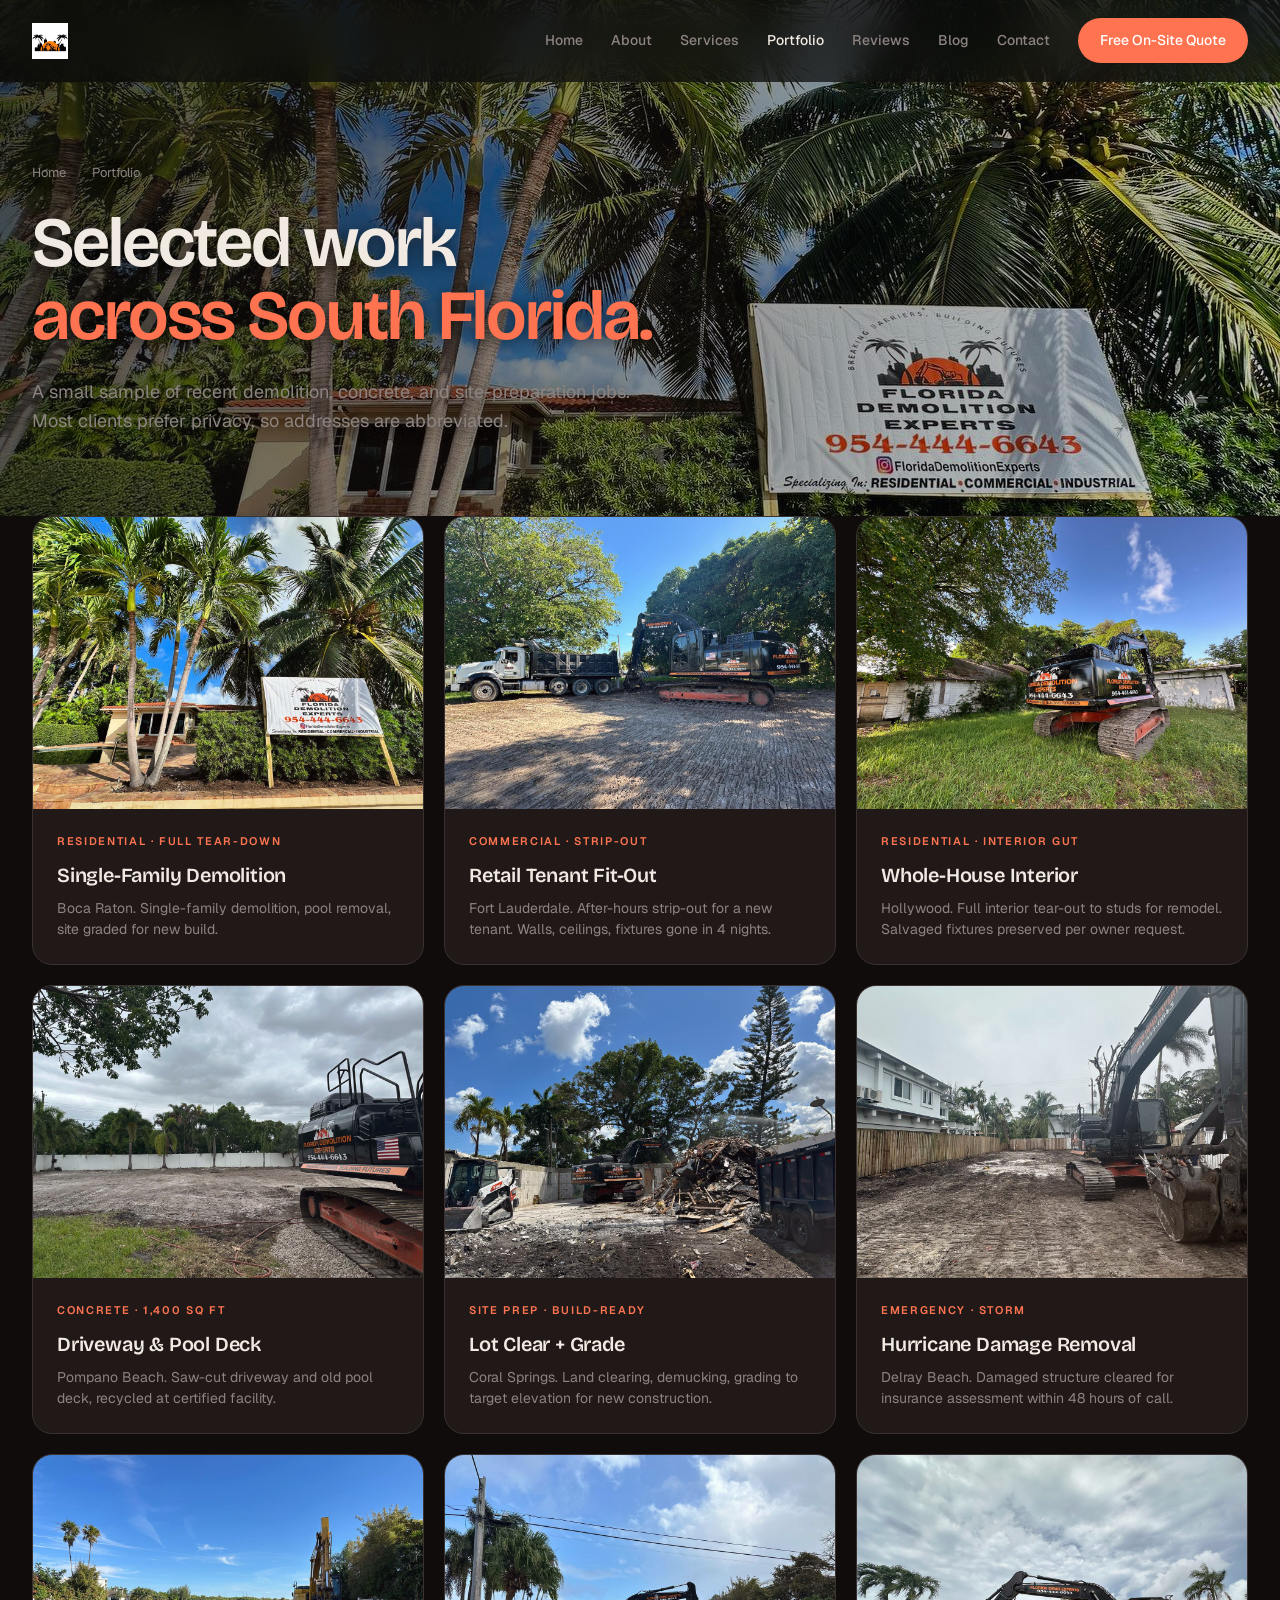
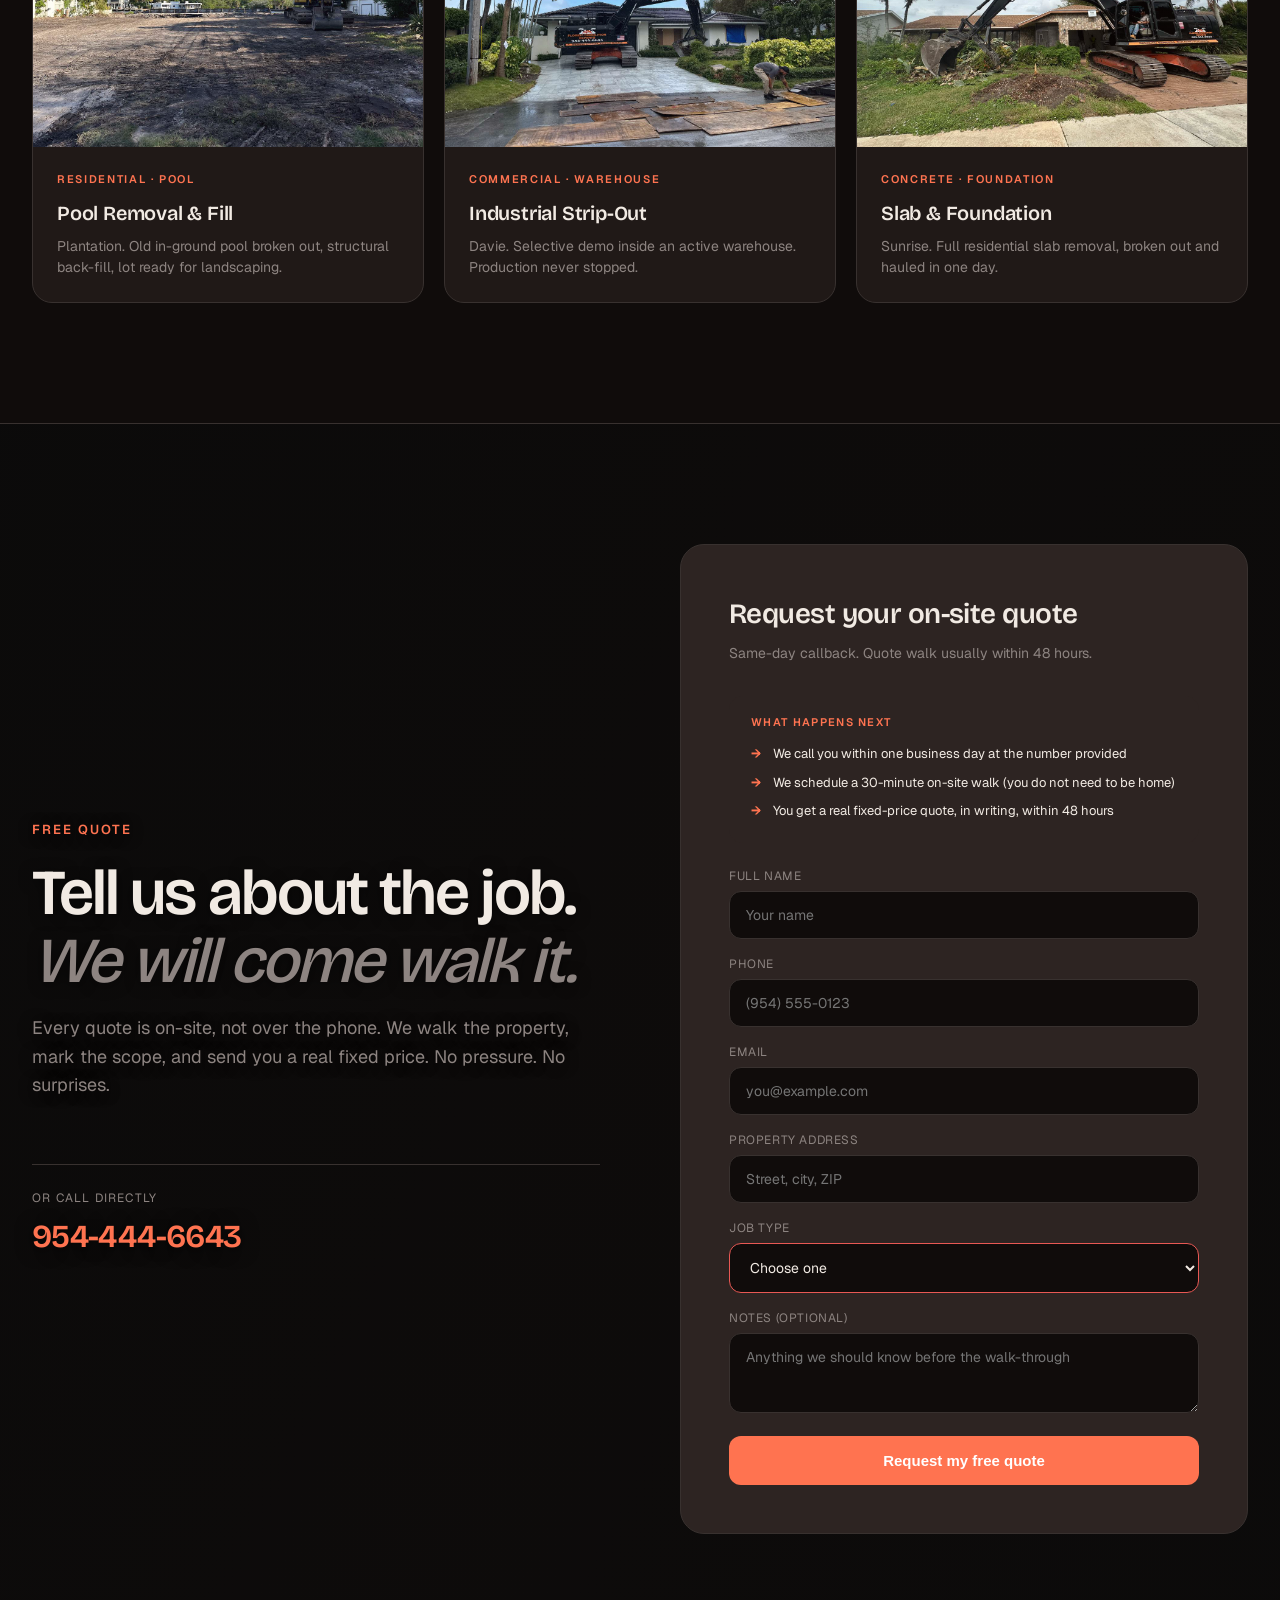
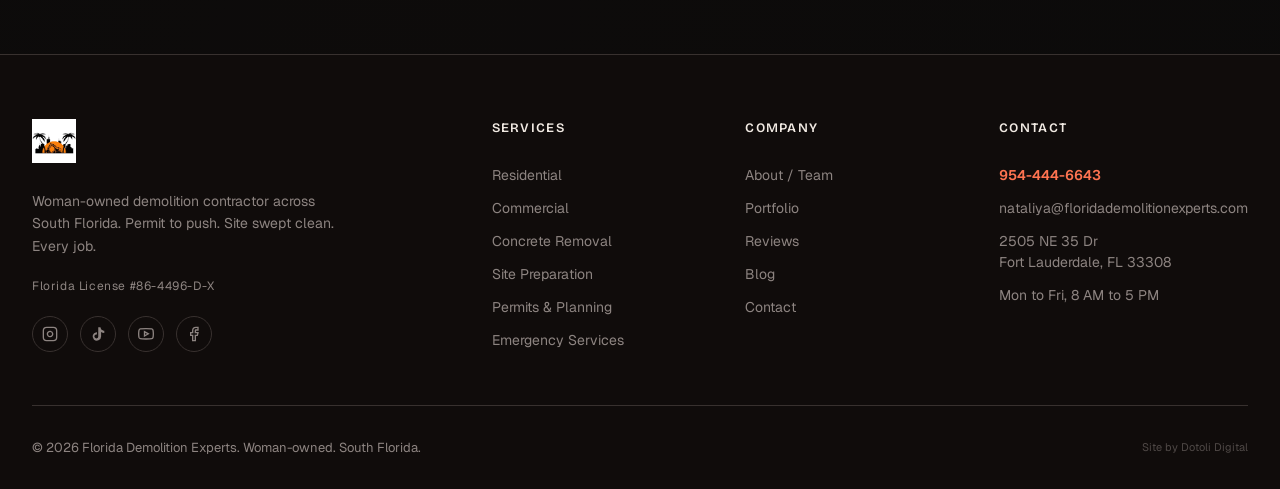
<file: portfolio.html>
<!DOCTYPE html>
<html lang="en">
<head>
<meta charset="UTF-8" />
<meta name="viewport" content="width=device-width, initial-scale=1.0" />
<title>Portfolio | Florida Demolition Experts</title>
<meta name="description" content="Selected demolition, concrete, and site-preparation projects across South Florida." />
<meta property="og:title" content="Portfolio | Florida Demolition Experts" />
<meta property="og:description" content="Selected demolition, concrete, and site-preparation projects across South Florida." />
<meta property="og:type" content="website" />
<link rel="icon" type="image/png" href="/fde-logo.png" />

<link rel="preconnect" href="https://fonts.googleapis.com">
<link rel="preconnect" href="https://fonts.gstatic.com" crossorigin>
<link href="https://fonts.googleapis.com/css2?family=Bricolage+Grotesque:opsz,wdth,wght@12..96,75..100,400;12..96,75..100,500;12..96,75..100,600;12..96,75..100,700&display=swap" rel="stylesheet">
<link href="https://fonts.googleapis.com/css2?family=Geist:wght@300;400;500;600;700&display=swap" rel="stylesheet">
<link rel="stylesheet" href="/styles.css">
</head>
<body>
<nav class="top" id="nav">
  <div class="container nav-inner">
    <a href="/" class="logo">
      <img src="/fde-logo.png" alt="Florida Demolition Experts" />
    </a>
    <button class="nav-toggle" aria-label="Menu" onclick="this.classList.toggle('open'); document.querySelector('.nav-links').classList.toggle('open')">
      <svg class="icon-menu" viewBox="0 0 24 24" fill="none" stroke="currentColor" stroke-width="2"><line x1="3" y1="6" x2="21" y2="6"/><line x1="3" y1="12" x2="21" y2="12"/><line x1="3" y1="18" x2="21" y2="18"/></svg>
      <svg class="icon-close" viewBox="0 0 24 24" fill="none" stroke="currentColor" stroke-width="2"><line x1="6" y1="6" x2="18" y2="18"/><line x1="18" y1="6" x2="6" y2="18"/></svg>
    </button>
    <div class="nav-links">
      <a href="/" class="">Home</a><a href="/about.html" class="">About</a><a href="/services.html" class="">Services</a><a href="/portfolio.html" class="active">Portfolio</a><a href="/reviews.html" class="">Reviews</a><a href="/blog.html" class="">Blog</a><a href="/contact.html" class="">Contact</a>
      <a href="/contact.html" class="nav-cta">Free On-Site Quote</a>
    </div>
  </div>
</nav>
<section class="page-header with-bg" style="background-image: url('/img/job-636.jpg');">
  <div class="container">
    <div class="crumb"><a href="/">Home</a><span class="sep">/</span><span>Portfolio</span></div>
    <h1 style="font-family:'Bricolage Grotesque', sans-serif; font-size: clamp(40px,5.5vw,72px); font-weight: 600; line-height: 1.05; letter-spacing: -0.03em; max-width: 900px;">Selected work<br><span style="color: var(--accent);">across South Florida.</span></h1>
    <p style="color: var(--muted); font-size: 18px; max-width: 600px; margin-top: 24px; line-height: 1.6;">A small sample of recent demolition, concrete, and site-preparation jobs. Most clients prefer privacy, so addresses are abbreviated.</p>
  </div>
</section>

<section style="padding-top: 0;">
  <div class="container">
    <div class="portfolio-grid">
      <div class="portfolio-card reveal"><div class="portfolio-thumb has-image"><img src="/img/job-636.jpg" alt="Full home demolition in progress" loading="lazy" /></div><div class="portfolio-card-body"><div class="meta">Residential &middot; Full tear-down</div><h4>Single-Family Demolition</h4><p>Boca Raton. Single-family demolition, pool removal, site graded for new build.</p></div></div>
      <div class="portfolio-card reveal"><div class="portfolio-thumb has-image"><img src="/img/job-638.jpg" alt="Commercial strip-out" loading="lazy" /></div><div class="portfolio-card-body"><div class="meta">Commercial &middot; Strip-out</div><h4>Retail Tenant Fit-Out</h4><p>Fort Lauderdale. After-hours strip-out for a new tenant. Walls, ceilings, fixtures gone in 4 nights.</p></div></div>
      <div class="portfolio-card reveal"><div class="portfolio-thumb has-image"><img src="/img/job-640.jpg" alt="Interior gut to studs" loading="lazy" /></div><div class="portfolio-card-body"><div class="meta">Residential &middot; Interior gut</div><h4>Whole-House Interior</h4><p>Hollywood. Full interior tear-out to studs for remodel. Salvaged fixtures preserved per owner request.</p></div></div>
      <div class="portfolio-card reveal"><div class="portfolio-thumb has-image"><img src="/img/job-641.jpg" alt="Driveway and pool deck removal" loading="lazy" /></div><div class="portfolio-card-body"><div class="meta">Concrete &middot; 1,400 sq ft</div><h4>Driveway &amp; Pool Deck</h4><p>Pompano Beach. Saw-cut driveway and old pool deck, recycled at certified facility.</p></div></div>
      <div class="portfolio-card reveal"><div class="portfolio-thumb has-image"><img src="/img/job-611.jpg" alt="Cleared lot graded build-ready" loading="lazy" /></div><div class="portfolio-card-body"><div class="meta">Site Prep &middot; Build-ready</div><h4>Lot Clear + Grade</h4><p>Coral Springs. Land clearing, demucking, grading to target elevation for new construction.</p></div></div>
      <div class="portfolio-card reveal"><div class="portfolio-thumb has-image"><img src="/img/job-619.jpg" alt="Storm damage removal" loading="lazy" /></div><div class="portfolio-card-body"><div class="meta">Emergency &middot; Storm</div><h4>Hurricane Damage Removal</h4><p>Delray Beach. Damaged structure cleared for insurance assessment within 48 hours of call.</p></div></div>
      <div class="portfolio-card reveal"><div class="portfolio-thumb has-image"><img src="/img/job-621.jpg" alt="Pool removal in progress" loading="lazy" /></div><div class="portfolio-card-body"><div class="meta">Residential &middot; Pool</div><h4>Pool Removal &amp; Fill</h4><p>Plantation. Old in-ground pool broken out, structural back-fill, lot ready for landscaping.</p></div></div>
      <div class="portfolio-card reveal"><div class="portfolio-thumb has-image"><img src="/img/job-624.jpg" alt="Industrial warehouse selective demo" loading="lazy" /></div><div class="portfolio-card-body"><div class="meta">Commercial &middot; Warehouse</div><h4>Industrial Strip-Out</h4><p>Davie. Selective demo inside an active warehouse. Production never stopped.</p></div></div>
      <div class="portfolio-card reveal"><div class="portfolio-thumb has-image"><img src="/img/job-637.jpg" alt="Slab and foundation removal" loading="lazy" /></div><div class="portfolio-card-body"><div class="meta">Concrete &middot; Foundation</div><h4>Slab &amp; Foundation</h4><p>Sunrise. Full residential slab removal, broken out and hauled in one day.</p></div></div>
    </div>
  </div>
</section>
<section id="contact" class="cta-section with-bg" style="background-image: url('/img/job-616.jpg');">
  <div class="container">
    <div class="cta-grid">
      <div class="reveal">
        <span class="section-eyebrow">Free Quote</span>
        <h2 class="section-title">Tell us about the job. <span class="italic-line">We will come walk it.</span></h2>
        <p class="section-sub">Every quote is on-site, not over the phone. We walk the property, mark the scope, and send you a real fixed price. No pressure. No surprises.</p>
        <div style="display:flex; align-items:center; gap:24px; padding-top: 24px; border-top: 1px solid var(--line);">
          <div>
            <div style="color: var(--muted); font-size: 12px; letter-spacing: 0.1em; text-transform: uppercase; margin-bottom: 6px;">Or call directly</div>
            <a href="tel:9544446643" style="font-family: 'Bricolage Grotesque', sans-serif; font-size: 32px; font-weight: 600; color: var(--accent); text-decoration: none; letter-spacing: -0.02em;">954-444-6643</a>
          </div>
        </div>
      </div>
      <div class="cta-form-card reveal">
        <h3>Request your on-site quote</h3>
        <p class="sub">Same-day callback. Quote walk usually within 48 hours.</p>
        <div class="form-reassure">
          <div class="form-reassure-title">What happens next</div>
          <ul class="form-reassure-list">
            <li>We call you within one business day at the number provided</li>
            <li>We schedule a 30-minute on-site walk (you do not need to be home)</li>
            <li>You get a real fixed-price quote, in writing, within 48 hours</li>
          </ul>
        </div>
        <form id="quote-form" action="https://formspree.io/f/your-formspree-id" method="POST" novalidate>
          <div class="form-grid">
            <div class="form-field">
              <label for="name">Full name</label>
              <input id="name" name="name" type="text" required minlength="2" placeholder="Your name" autocomplete="name" />
              <div class="err">Please enter your name.</div>
            </div>
            <div class="form-field">
              <label for="phone">Phone</label>
              <input id="phone" name="phone" type="tel" required pattern="[0-9 ()+\-]{7,}" placeholder="(954) 555-0123" autocomplete="tel" />
              <div class="err">Please enter a valid phone number (at least 7 digits).</div>
            </div>
            <div class="form-field">
              <label for="email">Email</label>
              <input id="email" name="email" type="email" required placeholder="you@example.com" autocomplete="email" />
              <div class="err">Please enter a valid email address.</div>
            </div>
            <div class="form-field">
              <label for="address">Property address</label>
              <input id="address" name="address" type="text" required placeholder="Street, city, ZIP" autocomplete="street-address" />
              <div class="err">Please enter the property address.</div>
            </div>
            <div class="form-field">
              <label for="type">Job type</label>
              <select id="type" name="type" required>
                <option value="" disabled selected>Choose one</option>
                <option>Residential demolition</option>
                <option>Commercial demolition</option>
                <option>Concrete removal</option>
                <option>Site preparation</option>
                <option>Pool removal</option>
                <option>Permits only</option>
                <option>Emergency / disaster response</option>
                <option>Not sure yet</option>
              </select>
              <div class="err">Please pick a job type.</div>
            </div>
            <div class="form-field">
              <label for="notes">Notes (optional)</label>
              <textarea id="notes" name="notes" placeholder="Anything we should know before the walk-through"></textarea>
            </div>
            <button type="submit" class="form-submit">Request my free quote</button>
          </div>
          <div class="form-success" role="status" aria-live="polite">
            <svg viewBox="0 0 24 24" fill="none" stroke="currentColor" stroke-width="2"><circle cx="12" cy="12" r="10"/><polyline points="9 12 11 14 15 10"/></svg>
            <h4>Thanks. We have your request.</h4>
            <p>We will call you within one business day at the number you provided. If it is urgent, call us directly at <a href="tel:9544446643" style="color: var(--accent); font-weight: 600;">954-444-6643</a>.</p>
          </div>
        </form>
      </div>
    </div>
  </div>
</section>
<footer>
  <div class="container">
    <div class="footer-grid">
      <div class="footer-brand">
        <img src="/fde-logo.png" alt="Florida Demolition Experts" />
        <p>Woman-owned demolition contractor across South Florida. Permit to push. Site swept clean. Every job.</p>
        <p class="license">Florida License #86-4496-D-X</p>
        <div class="social-links">
          <a href="https://www.instagram.com/floridademolitionexperts/" target="_blank" rel="noopener" aria-label="Instagram"><svg viewBox="0 0 24 24" fill="none" stroke="currentColor" stroke-width="2"><rect x="2" y="2" width="20" height="20" rx="5"/><path d="M16 11.37A4 4 0 1 1 12.63 8 4 4 0 0 1 16 11.37z"/><line x1="17.5" y1="6.5" x2="17.51" y2="6.5"/></svg></a>
          <a href="https://www.tiktok.com/@florida.demolitio" target="_blank" rel="noopener" aria-label="TikTok"><svg viewBox="0 0 24 24" fill="currentColor"><path d="M19.59 6.69a4.83 4.83 0 0 1-3.77-4.25V2h-3.45v13.67a2.89 2.89 0 0 1-5.2 1.74 2.89 2.89 0 0 1 2.31-4.64 2.93 2.93 0 0 1 .88.13V9.4a6.84 6.84 0 0 0-1-.05A6.33 6.33 0 0 0 5.8 20.1a6.34 6.34 0 0 0 10.86-4.43V9.01a8.16 8.16 0 0 0 4.77 1.52v-3.4a4.85 4.85 0 0 1-1.84-.44z"/></svg></a>
          <a href="https://www.youtube.com/@FloridaDemolitionExperts" target="_blank" rel="noopener" aria-label="YouTube"><svg viewBox="0 0 24 24" fill="none" stroke="currentColor" stroke-width="2"><path d="M22.54 6.42a2.78 2.78 0 0 0-1.94-2C18.88 4 12 4 12 4s-6.88 0-8.6.46a2.78 2.78 0 0 0-1.94 2A29 29 0 0 0 1 11.75a29 29 0 0 0 .46 5.33A2.78 2.78 0 0 0 3.4 19c1.72.46 8.6.46 8.6.46s6.88 0 8.6-.46a2.78 2.78 0 0 0 1.94-2 29 29 0 0 0 .46-5.25 29 29 0 0 0-.46-5.33z"/><polygon points="9.75 15.02 15.5 11.75 9.75 8.48 9.75 15.02"/></svg></a>
          <a href="https://www.facebook.com/profile.php?id=61574911868153" target="_blank" rel="noopener" aria-label="Facebook"><svg viewBox="0 0 24 24" fill="none" stroke="currentColor" stroke-width="2"><path d="M18 2h-3a5 5 0 0 0-5 5v3H7v4h3v8h4v-8h3l1-4h-4V7a1 1 0 0 1 1-1h3z"/></svg></a>
        </div>
      </div>
      <div class="footer-col">
        <h5>Services</h5>
        <a href="/residential.html">Residential</a>
        <a href="/commercial.html">Commercial</a>
        <a href="/concrete-removal.html">Concrete Removal</a>
        <a href="/site-preparation.html">Site Preparation</a>
        <a href="/permits.html">Permits &amp; Planning</a>
        <a href="/emergency.html">Emergency Services</a>
      </div>
      <div class="footer-col">
        <h5>Company</h5>
        <a href="/about.html">About / Team</a>
        <a href="/portfolio.html">Portfolio</a>
        <a href="/reviews.html">Reviews</a>
        <a href="/blog.html">Blog</a>
        <a href="/contact.html">Contact</a>
      </div>
      <div class="footer-col">
        <h5>Contact</h5>
        <a href="tel:9544446643" style="color: var(--accent); font-weight: 600;">954-444-6643</a>
        <a href="mailto:nataliya@floridademolitionexperts.com">nataliya@floridademolitionexperts.com</a>
        <p style="color: var(--muted); font-size: 14px;">2505 NE 35 Dr<br>Fort Lauderdale, FL 33308</p>
        <p style="color: var(--muted); font-size: 14px;">Mon to Fri, 8 AM to 5 PM</p>
      </div>
    </div>
    <div class="footer-bottom">
      <div>&copy; 2026 Florida Demolition Experts. Woman-owned. South Florida.</div>
      <div style="opacity: 0.5; font-size: 11px;">Site by Dotoli Digital</div>
    </div>
  </div>
</footer>
<a href="tel:9544446643" class="sticky-cta">Call 954-444-6643</a>
<script>
const nav = document.getElementById('nav');
window.addEventListener('scroll', () => {
  if (window.scrollY > 40) nav.classList.add('scrolled');
  else nav.classList.remove('scrolled');
});
const observer = new IntersectionObserver((entries) => {
  entries.forEach(entry => { if (entry.isIntersecting) entry.target.classList.add('visible'); });
}, { threshold: 0.1, rootMargin: '0px 0px -50px 0px' });
document.querySelectorAll('.reveal').forEach(el => observer.observe(el));

// Quote form: client-side validation + inline success (Formspree-compatible)
const qf = document.getElementById('quote-form') || document.getElementById('quote-form-contact');
if (qf) {
  qf.addEventListener('submit', async (e) => {
    e.preventDefault();
    if (!qf.checkValidity()) { qf.reportValidity(); return; }
    const btn = qf.querySelector('.form-submit');
    btn.disabled = true; btn.textContent = 'Sending...';
    try {
      const res = await fetch(qf.action, {
        method: 'POST',
        body: new FormData(qf),
        headers: { 'Accept': 'application/json' }
      });
      if (res.ok || qf.action.includes('your-formspree-id')) {
        // Treat placeholder Formspree URL as success for local preview
        qf.classList.add('sent');
        qf.querySelector('.form-success').scrollIntoView({ behavior: 'smooth', block: 'center' });
      } else {
        btn.disabled = false; btn.textContent = 'Request my free quote';
        alert('Something went wrong sending the form. Please call us at 954-444-6643.');
      }
    } catch (err) {
      btn.disabled = false; btn.textContent = 'Request my free quote';
      alert('Network issue sending the form. Please call us at 954-444-6643.');
    }
  });
}
</script>
</body>
</html>
</file>
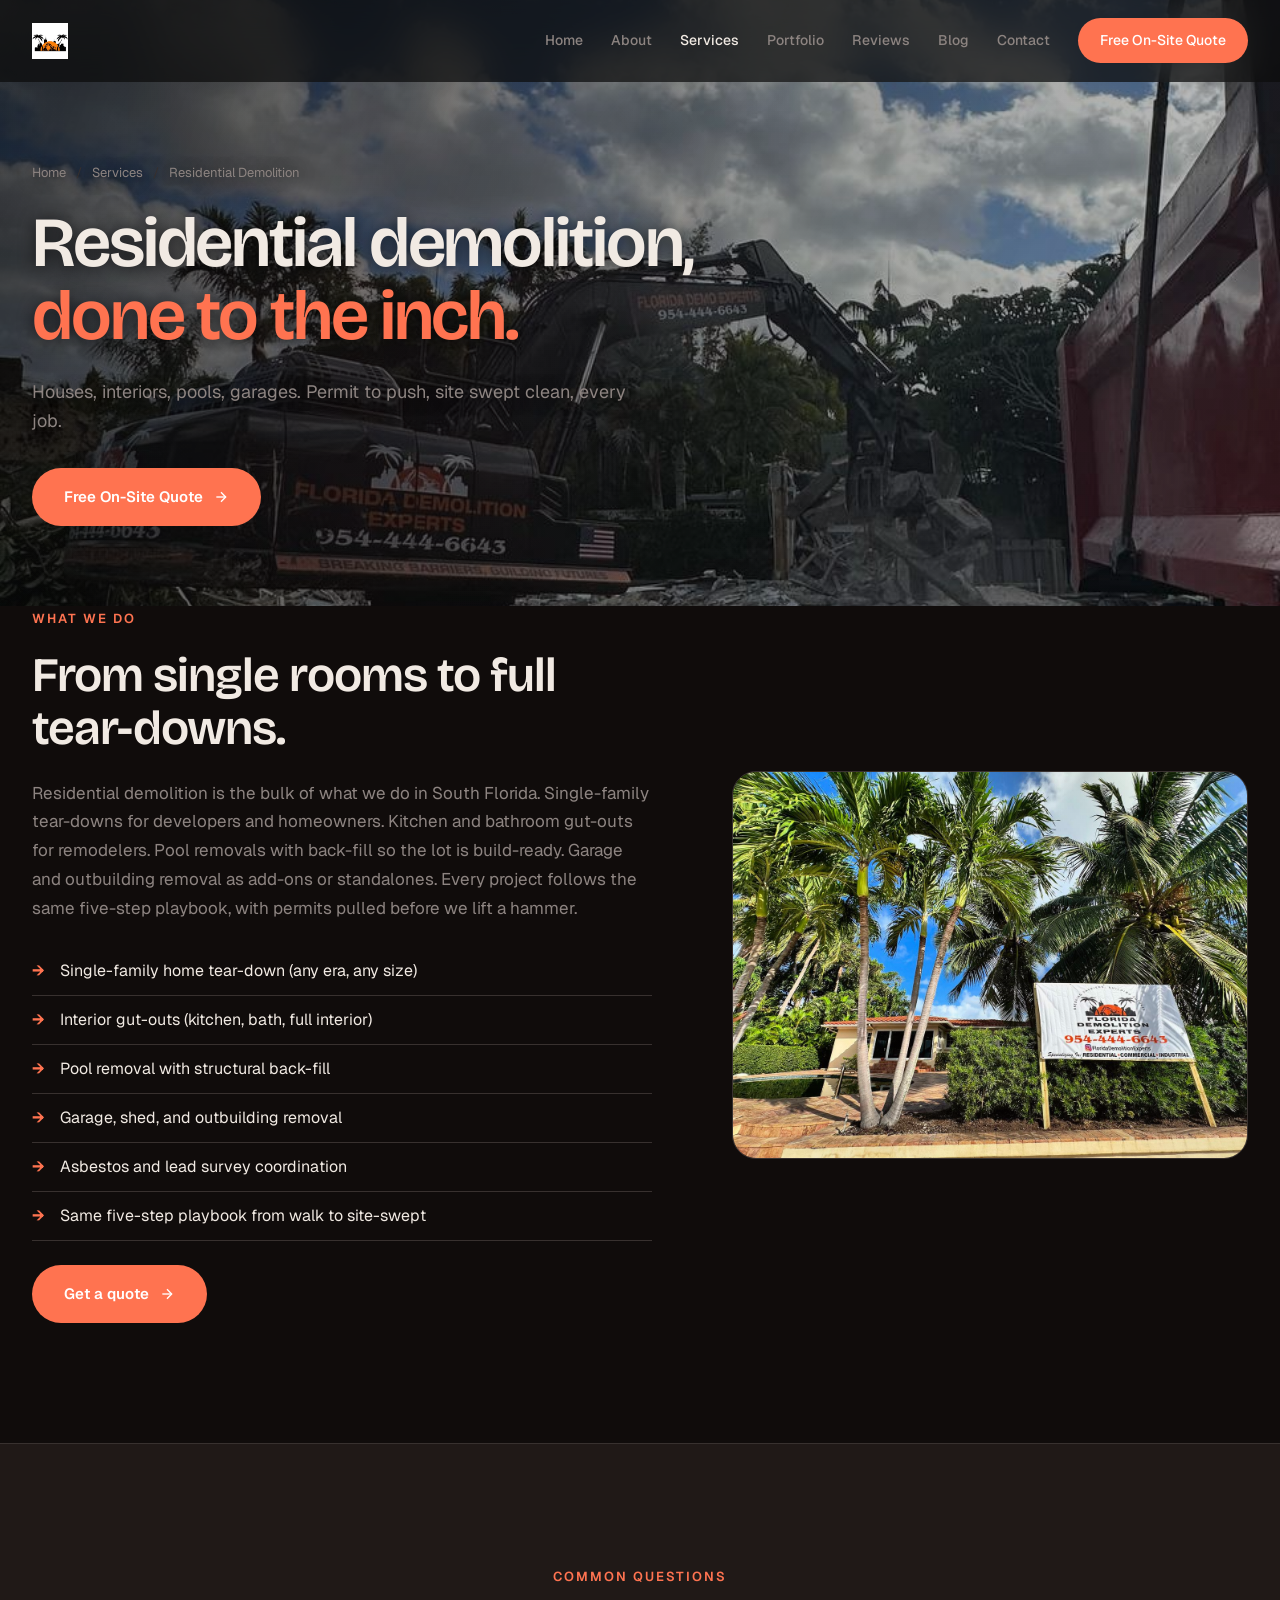
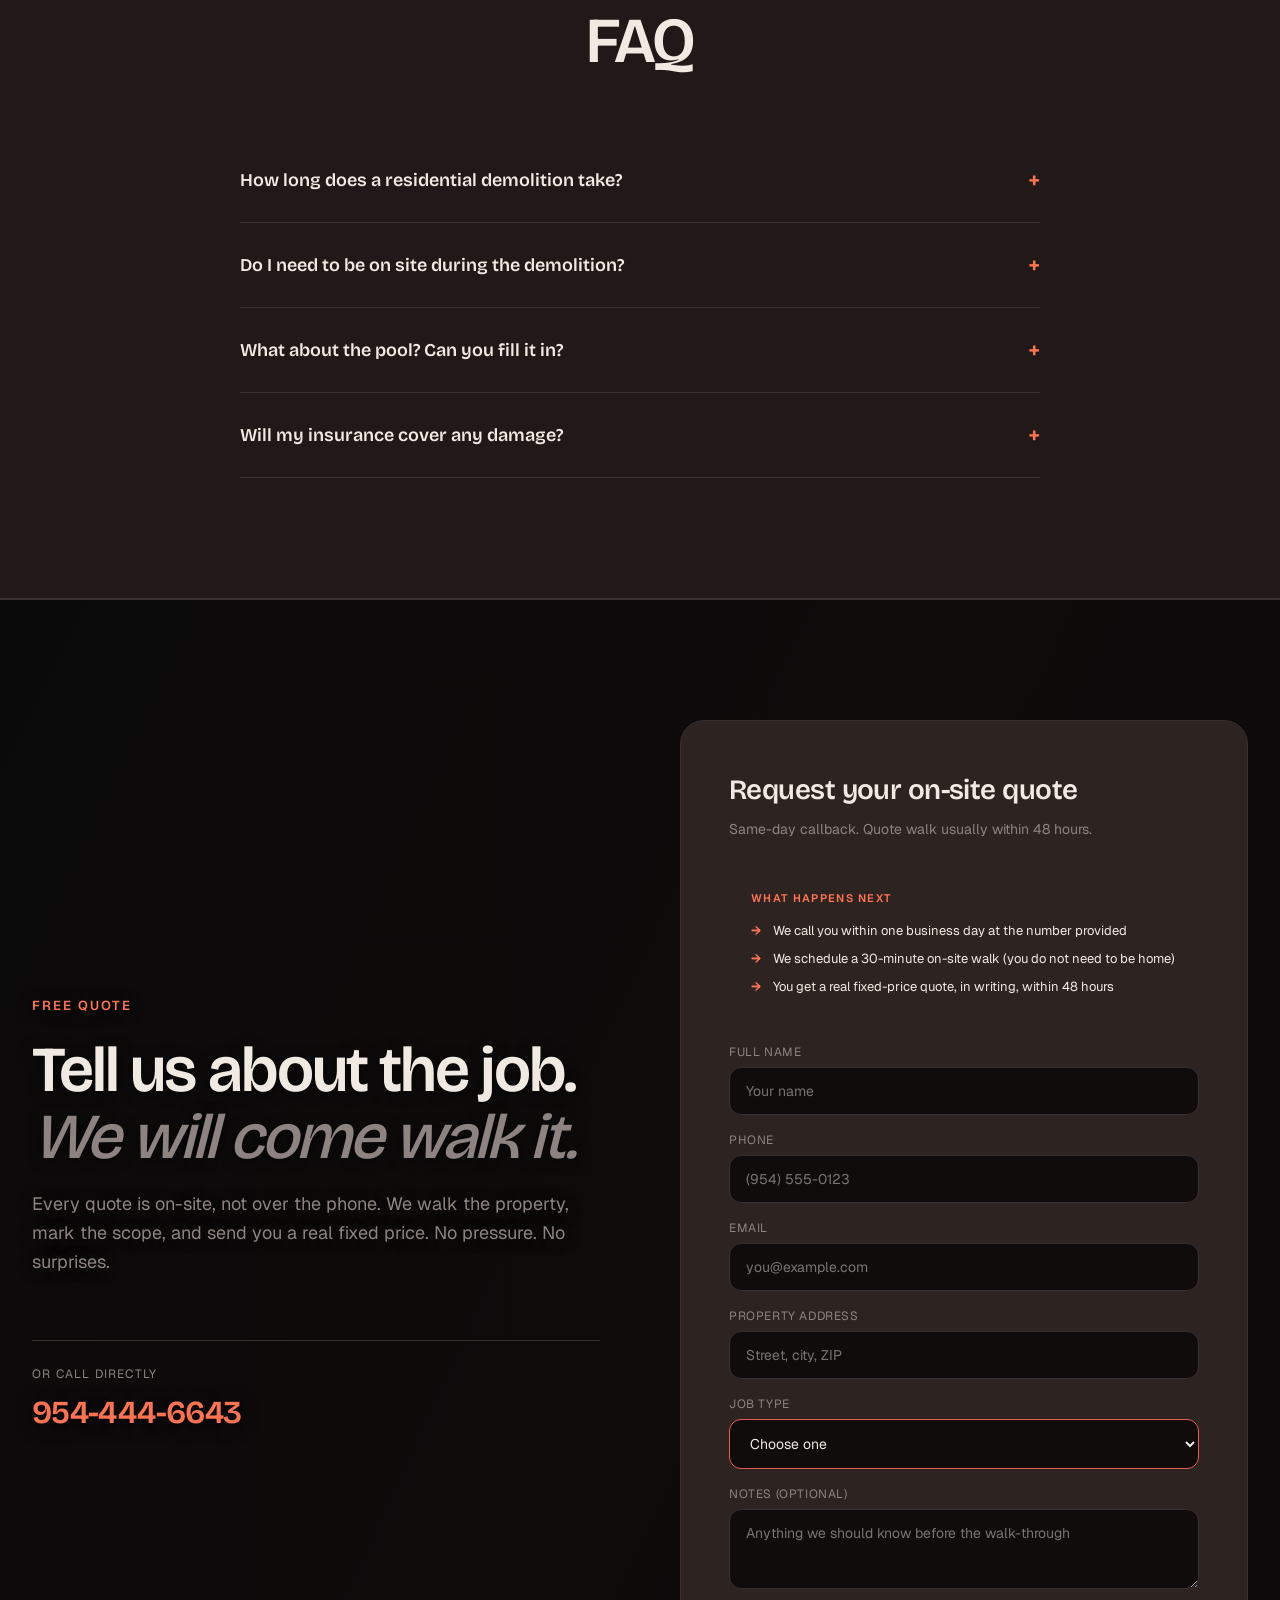
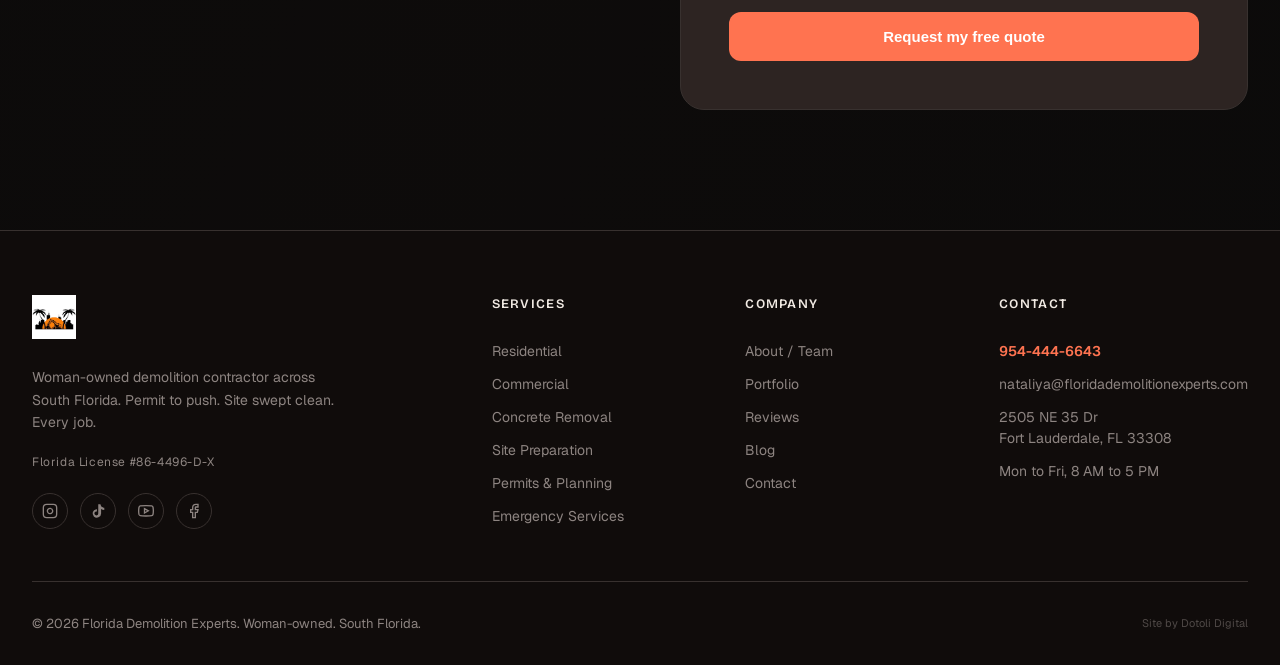
<file: residential.html>
<!DOCTYPE html>
<html lang="en">
<head>
<meta charset="UTF-8" />
<meta name="viewport" content="width=device-width, initial-scale=1.0" />
<title>Residential Demolition | Florida Demolition Experts</title>
<meta name="description" content="Residential Demolition from Florida Demolition Experts in South Florida. Licensed, insured, woman-owned. Call 954-444-6643." />
<meta property="og:title" content="Residential Demolition | Florida Demolition Experts" />
<meta property="og:description" content="Residential Demolition from Florida Demolition Experts in South Florida. Licensed, insured, woman-owned. Call 954-444-6643." />
<meta property="og:type" content="website" />
<link rel="icon" type="image/png" href="/fde-logo.png" />

<link rel="preconnect" href="https://fonts.googleapis.com">
<link rel="preconnect" href="https://fonts.gstatic.com" crossorigin>
<link href="https://fonts.googleapis.com/css2?family=Bricolage+Grotesque:opsz,wdth,wght@12..96,75..100,400;12..96,75..100,500;12..96,75..100,600;12..96,75..100,700&display=swap" rel="stylesheet">
<link href="https://fonts.googleapis.com/css2?family=Geist:wght@300;400;500;600;700&display=swap" rel="stylesheet">
<link rel="stylesheet" href="/styles.css">
</head>
<body>
<nav class="top" id="nav">
  <div class="container nav-inner">
    <a href="/" class="logo">
      <img src="/fde-logo.png" alt="Florida Demolition Experts" />
    </a>
    <button class="nav-toggle" aria-label="Menu" onclick="this.classList.toggle('open'); document.querySelector('.nav-links').classList.toggle('open')">
      <svg class="icon-menu" viewBox="0 0 24 24" fill="none" stroke="currentColor" stroke-width="2"><line x1="3" y1="6" x2="21" y2="6"/><line x1="3" y1="12" x2="21" y2="12"/><line x1="3" y1="18" x2="21" y2="18"/></svg>
      <svg class="icon-close" viewBox="0 0 24 24" fill="none" stroke="currentColor" stroke-width="2"><line x1="6" y1="6" x2="18" y2="18"/><line x1="18" y1="6" x2="6" y2="18"/></svg>
    </button>
    <div class="nav-links">
      <a href="/" class="">Home</a><a href="/about.html" class="">About</a><a href="/services.html" class="active">Services</a><a href="/portfolio.html" class="">Portfolio</a><a href="/reviews.html" class="">Reviews</a><a href="/blog.html" class="">Blog</a><a href="/contact.html" class="">Contact</a>
      <a href="/contact.html" class="nav-cta">Free On-Site Quote</a>
    </div>
  </div>
</nav>
<section class="page-header with-bg" style="background-image: url('/img/job-620.jpg');">
  <div class="container">
    <div class="crumb"><a href="/">Home</a><span class="sep">/</span><a href="/services.html">Services</a><span class="sep">/</span><span>Residential Demolition</span></div>
    <h1 style="font-family:'Bricolage Grotesque', sans-serif; font-size: clamp(40px,5.5vw,72px); font-weight: 600; line-height: 1.05; letter-spacing: -0.03em; max-width: 900px;">Residential demolition,<br><span style="color: var(--accent);">done to the inch.</span></h1>
    <p style="color: var(--muted); font-size: 18px; max-width: 600px; margin-top: 24px; line-height: 1.6;">Houses, interiors, pools, garages. Permit to push, site swept clean, every job.</p>
    <div style="margin-top: 32px;"><a href="/contact.html" class="btn-primary">Free On-Site Quote <svg style="width:16px;height:16px;" viewBox="0 0 24 24" fill="none" stroke="currentColor" stroke-width="2"><line x1="5" y1="12" x2="19" y2="12"/><polyline points="12 5 19 12 12 19"/></svg></a></div>
  </div>
</section>

<section style="padding-top: 0;">
  <div class="container">
    <div class="two-col">
      <div class="two-col-text reveal">
        <span class="section-eyebrow">What We Do</span>
        <h2>From single rooms to full tear-downs.</h2>
        <p>Residential demolition is the bulk of what we do in South Florida. Single-family tear-downs for developers and homeowners. Kitchen and bathroom gut-outs for remodelers. Pool removals with back-fill so the lot is build-ready. Garage and outbuilding removal as add-ons or standalones. Every project follows the same five-step playbook, with permits pulled before we lift a hammer.</p>
        <ul><li>Single-family home tear-down (any era, any size)</li>
<li>Interior gut-outs (kitchen, bath, full interior)</li>
<li>Pool removal with structural back-fill</li>
<li>Garage, shed, and outbuilding removal</li>
<li>Asbestos and lead survey coordination</li>
<li>Same five-step playbook from walk to site-swept</li></ul>
        <a href="/contact.html" class="btn-primary">Get a quote <svg style="width:16px;height:16px;" viewBox="0 0 24 24" fill="none" stroke="currentColor" stroke-width="2"><line x1="5" y1="12" x2="19" y2="12"/><polyline points="12 5 19 12 12 19"/></svg></a>
      </div>
      <div class="image-block has-image reveal"><img src="/img/job-636.jpg" alt="Residential tear-down in progress" loading="lazy" /></div>
    </div>
  </div>
</section>


<section class="process-section">
  <div class="container">
    <div class="reveal" style="text-align: center; max-width: 700px; margin: 0 auto 64px;">
      <span class="section-eyebrow">Common Questions</span>
      <h2 class="section-title" style="margin: 0 auto;">FAQ</h2>
    </div>
    <div class="faq-list"><details class="faq-item"><summary>How long does a residential demolition take?</summary><p>The demo itself is usually one to two days. The paperwork that legally lets us start (permits, asbestos clearance, utility disconnects) typically takes six to eight weeks. We file it all and text you when each step closes.</p></details>
<details class="faq-item"><summary>Do I need to be on site during the demolition?</summary><p>No. We document everything with photos before, during, and after. You will get a final walk-through video when the site is swept clean.</p></details>
<details class="faq-item"><summary>What about the pool? Can you fill it in?</summary><p>Yes. We break out the pool shell, structural back-fill with compacted clean fill, and grade the surface to your target elevation. Quoted as one combined service.</p></details>
<details class="faq-item"><summary>Will my insurance cover any damage?</summary><p>Most homeowners policies will not cover damage from unpermitted work. With FDE, every permit is pulled, every disconnect is authorized, and we carry full liability insurance throughout the job.</p></details></div>
  </div>
</section>
<section id="contact" class="cta-section with-bg" style="background-image: url('/img/job-616.jpg');">
  <div class="container">
    <div class="cta-grid">
      <div class="reveal">
        <span class="section-eyebrow">Free Quote</span>
        <h2 class="section-title">Tell us about the job. <span class="italic-line">We will come walk it.</span></h2>
        <p class="section-sub">Every quote is on-site, not over the phone. We walk the property, mark the scope, and send you a real fixed price. No pressure. No surprises.</p>
        <div style="display:flex; align-items:center; gap:24px; padding-top: 24px; border-top: 1px solid var(--line);">
          <div>
            <div style="color: var(--muted); font-size: 12px; letter-spacing: 0.1em; text-transform: uppercase; margin-bottom: 6px;">Or call directly</div>
            <a href="tel:9544446643" style="font-family: 'Bricolage Grotesque', sans-serif; font-size: 32px; font-weight: 600; color: var(--accent); text-decoration: none; letter-spacing: -0.02em;">954-444-6643</a>
          </div>
        </div>
      </div>
      <div class="cta-form-card reveal">
        <h3>Request your on-site quote</h3>
        <p class="sub">Same-day callback. Quote walk usually within 48 hours.</p>
        <div class="form-reassure">
          <div class="form-reassure-title">What happens next</div>
          <ul class="form-reassure-list">
            <li>We call you within one business day at the number provided</li>
            <li>We schedule a 30-minute on-site walk (you do not need to be home)</li>
            <li>You get a real fixed-price quote, in writing, within 48 hours</li>
          </ul>
        </div>
        <form id="quote-form" action="https://formspree.io/f/your-formspree-id" method="POST" novalidate>
          <div class="form-grid">
            <div class="form-field">
              <label for="name">Full name</label>
              <input id="name" name="name" type="text" required minlength="2" placeholder="Your name" autocomplete="name" />
              <div class="err">Please enter your name.</div>
            </div>
            <div class="form-field">
              <label for="phone">Phone</label>
              <input id="phone" name="phone" type="tel" required pattern="[0-9 ()+\-]{7,}" placeholder="(954) 555-0123" autocomplete="tel" />
              <div class="err">Please enter a valid phone number (at least 7 digits).</div>
            </div>
            <div class="form-field">
              <label for="email">Email</label>
              <input id="email" name="email" type="email" required placeholder="you@example.com" autocomplete="email" />
              <div class="err">Please enter a valid email address.</div>
            </div>
            <div class="form-field">
              <label for="address">Property address</label>
              <input id="address" name="address" type="text" required placeholder="Street, city, ZIP" autocomplete="street-address" />
              <div class="err">Please enter the property address.</div>
            </div>
            <div class="form-field">
              <label for="type">Job type</label>
              <select id="type" name="type" required>
                <option value="" disabled selected>Choose one</option>
                <option>Residential demolition</option>
                <option>Commercial demolition</option>
                <option>Concrete removal</option>
                <option>Site preparation</option>
                <option>Pool removal</option>
                <option>Permits only</option>
                <option>Emergency / disaster response</option>
                <option>Not sure yet</option>
              </select>
              <div class="err">Please pick a job type.</div>
            </div>
            <div class="form-field">
              <label for="notes">Notes (optional)</label>
              <textarea id="notes" name="notes" placeholder="Anything we should know before the walk-through"></textarea>
            </div>
            <button type="submit" class="form-submit">Request my free quote</button>
          </div>
          <div class="form-success" role="status" aria-live="polite">
            <svg viewBox="0 0 24 24" fill="none" stroke="currentColor" stroke-width="2"><circle cx="12" cy="12" r="10"/><polyline points="9 12 11 14 15 10"/></svg>
            <h4>Thanks. We have your request.</h4>
            <p>We will call you within one business day at the number you provided. If it is urgent, call us directly at <a href="tel:9544446643" style="color: var(--accent); font-weight: 600;">954-444-6643</a>.</p>
          </div>
        </form>
      </div>
    </div>
  </div>
</section>
<footer>
  <div class="container">
    <div class="footer-grid">
      <div class="footer-brand">
        <img src="/fde-logo.png" alt="Florida Demolition Experts" />
        <p>Woman-owned demolition contractor across South Florida. Permit to push. Site swept clean. Every job.</p>
        <p class="license">Florida License #86-4496-D-X</p>
        <div class="social-links">
          <a href="https://www.instagram.com/floridademolitionexperts/" target="_blank" rel="noopener" aria-label="Instagram"><svg viewBox="0 0 24 24" fill="none" stroke="currentColor" stroke-width="2"><rect x="2" y="2" width="20" height="20" rx="5"/><path d="M16 11.37A4 4 0 1 1 12.63 8 4 4 0 0 1 16 11.37z"/><line x1="17.5" y1="6.5" x2="17.51" y2="6.5"/></svg></a>
          <a href="https://www.tiktok.com/@florida.demolitio" target="_blank" rel="noopener" aria-label="TikTok"><svg viewBox="0 0 24 24" fill="currentColor"><path d="M19.59 6.69a4.83 4.83 0 0 1-3.77-4.25V2h-3.45v13.67a2.89 2.89 0 0 1-5.2 1.74 2.89 2.89 0 0 1 2.31-4.64 2.93 2.93 0 0 1 .88.13V9.4a6.84 6.84 0 0 0-1-.05A6.33 6.33 0 0 0 5.8 20.1a6.34 6.34 0 0 0 10.86-4.43V9.01a8.16 8.16 0 0 0 4.77 1.52v-3.4a4.85 4.85 0 0 1-1.84-.44z"/></svg></a>
          <a href="https://www.youtube.com/@FloridaDemolitionExperts" target="_blank" rel="noopener" aria-label="YouTube"><svg viewBox="0 0 24 24" fill="none" stroke="currentColor" stroke-width="2"><path d="M22.54 6.42a2.78 2.78 0 0 0-1.94-2C18.88 4 12 4 12 4s-6.88 0-8.6.46a2.78 2.78 0 0 0-1.94 2A29 29 0 0 0 1 11.75a29 29 0 0 0 .46 5.33A2.78 2.78 0 0 0 3.4 19c1.72.46 8.6.46 8.6.46s6.88 0 8.6-.46a2.78 2.78 0 0 0 1.94-2 29 29 0 0 0 .46-5.25 29 29 0 0 0-.46-5.33z"/><polygon points="9.75 15.02 15.5 11.75 9.75 8.48 9.75 15.02"/></svg></a>
          <a href="https://www.facebook.com/profile.php?id=61574911868153" target="_blank" rel="noopener" aria-label="Facebook"><svg viewBox="0 0 24 24" fill="none" stroke="currentColor" stroke-width="2"><path d="M18 2h-3a5 5 0 0 0-5 5v3H7v4h3v8h4v-8h3l1-4h-4V7a1 1 0 0 1 1-1h3z"/></svg></a>
        </div>
      </div>
      <div class="footer-col">
        <h5>Services</h5>
        <a href="/residential.html">Residential</a>
        <a href="/commercial.html">Commercial</a>
        <a href="/concrete-removal.html">Concrete Removal</a>
        <a href="/site-preparation.html">Site Preparation</a>
        <a href="/permits.html">Permits &amp; Planning</a>
        <a href="/emergency.html">Emergency Services</a>
      </div>
      <div class="footer-col">
        <h5>Company</h5>
        <a href="/about.html">About / Team</a>
        <a href="/portfolio.html">Portfolio</a>
        <a href="/reviews.html">Reviews</a>
        <a href="/blog.html">Blog</a>
        <a href="/contact.html">Contact</a>
      </div>
      <div class="footer-col">
        <h5>Contact</h5>
        <a href="tel:9544446643" style="color: var(--accent); font-weight: 600;">954-444-6643</a>
        <a href="mailto:nataliya@floridademolitionexperts.com">nataliya@floridademolitionexperts.com</a>
        <p style="color: var(--muted); font-size: 14px;">2505 NE 35 Dr<br>Fort Lauderdale, FL 33308</p>
        <p style="color: var(--muted); font-size: 14px;">Mon to Fri, 8 AM to 5 PM</p>
      </div>
    </div>
    <div class="footer-bottom">
      <div>&copy; 2026 Florida Demolition Experts. Woman-owned. South Florida.</div>
      <div style="opacity: 0.5; font-size: 11px;">Site by Dotoli Digital</div>
    </div>
  </div>
</footer>
<a href="tel:9544446643" class="sticky-cta">Call 954-444-6643</a>
<script>
const nav = document.getElementById('nav');
window.addEventListener('scroll', () => {
  if (window.scrollY > 40) nav.classList.add('scrolled');
  else nav.classList.remove('scrolled');
});
const observer = new IntersectionObserver((entries) => {
  entries.forEach(entry => { if (entry.isIntersecting) entry.target.classList.add('visible'); });
}, { threshold: 0.1, rootMargin: '0px 0px -50px 0px' });
document.querySelectorAll('.reveal').forEach(el => observer.observe(el));

// Quote form: client-side validation + inline success (Formspree-compatible)
const qf = document.getElementById('quote-form') || document.getElementById('quote-form-contact');
if (qf) {
  qf.addEventListener('submit', async (e) => {
    e.preventDefault();
    if (!qf.checkValidity()) { qf.reportValidity(); return; }
    const btn = qf.querySelector('.form-submit');
    btn.disabled = true; btn.textContent = 'Sending...';
    try {
      const res = await fetch(qf.action, {
        method: 'POST',
        body: new FormData(qf),
        headers: { 'Accept': 'application/json' }
      });
      if (res.ok || qf.action.includes('your-formspree-id')) {
        // Treat placeholder Formspree URL as success for local preview
        qf.classList.add('sent');
        qf.querySelector('.form-success').scrollIntoView({ behavior: 'smooth', block: 'center' });
      } else {
        btn.disabled = false; btn.textContent = 'Request my free quote';
        alert('Something went wrong sending the form. Please call us at 954-444-6643.');
      }
    } catch (err) {
      btn.disabled = false; btn.textContent = 'Request my free quote';
      alert('Network issue sending the form. Please call us at 954-444-6643.');
    }
  });
}
</script>
</body>
</html>
</file>
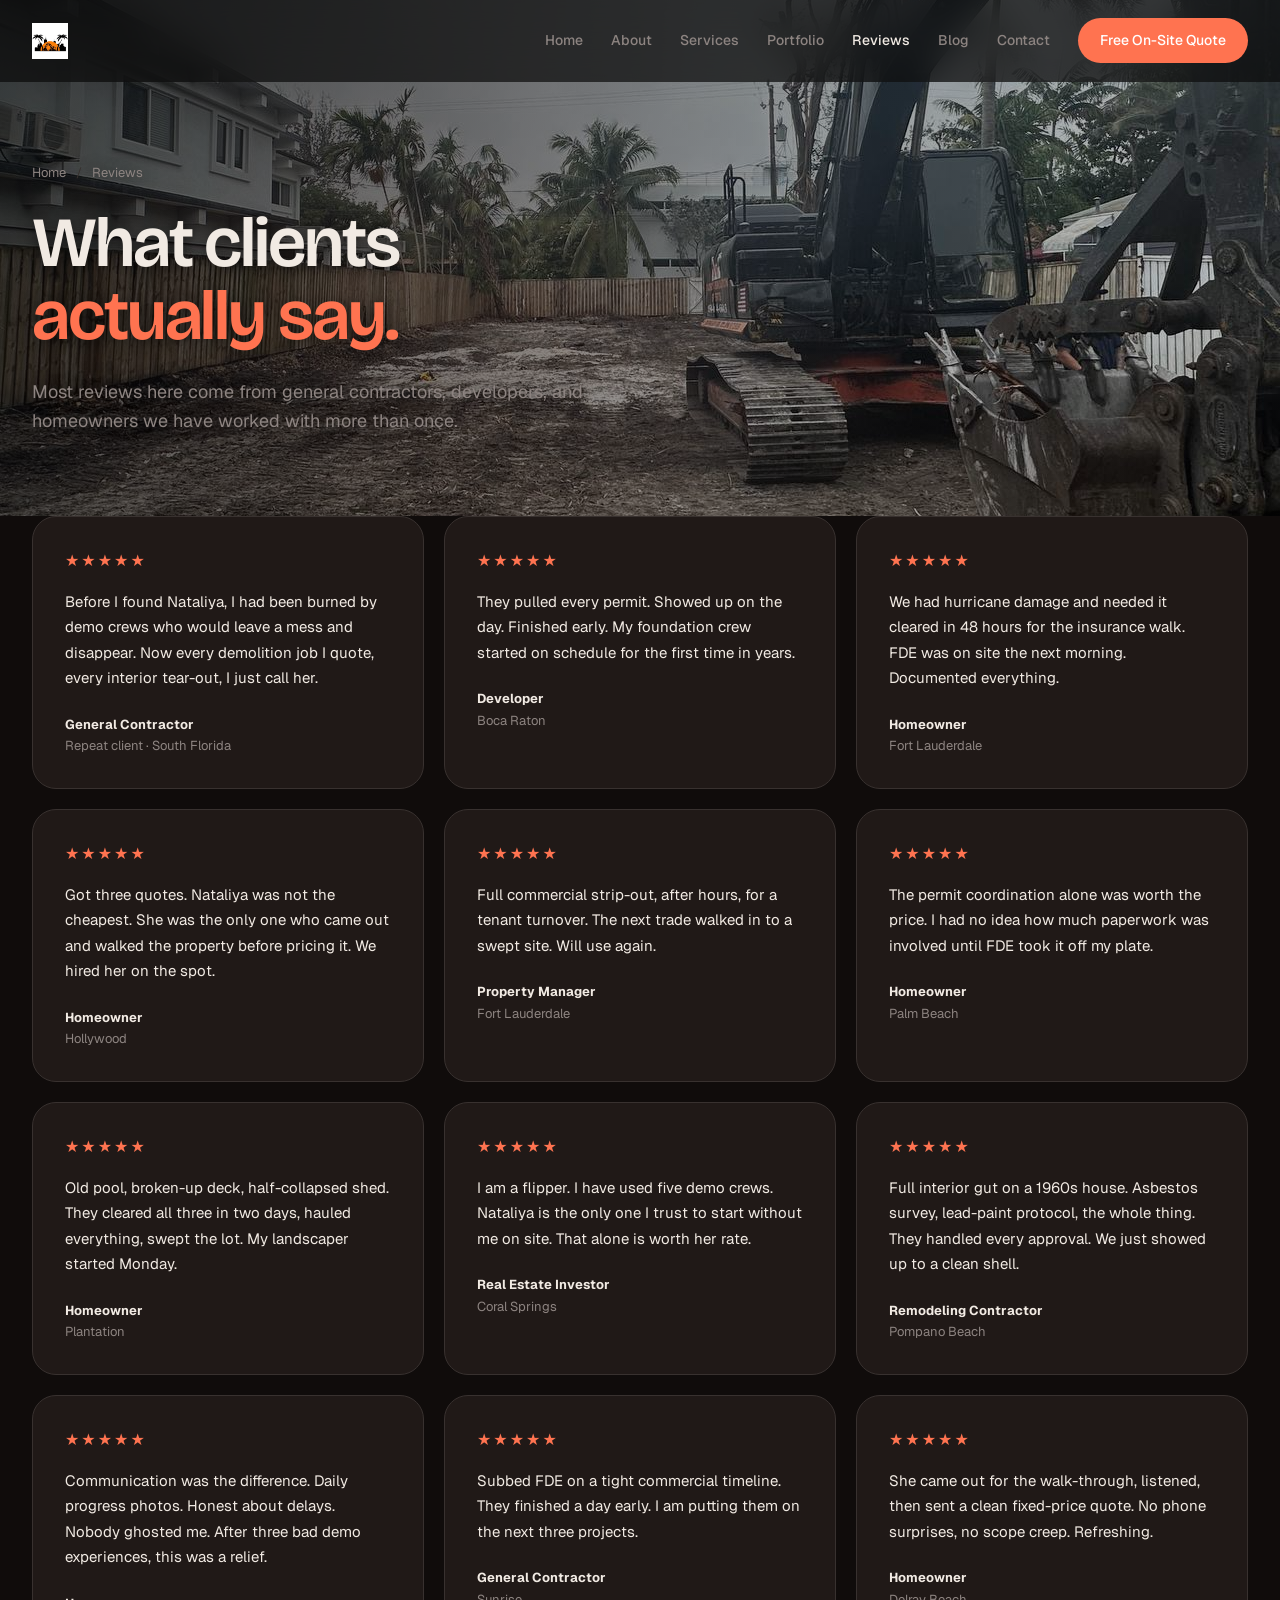
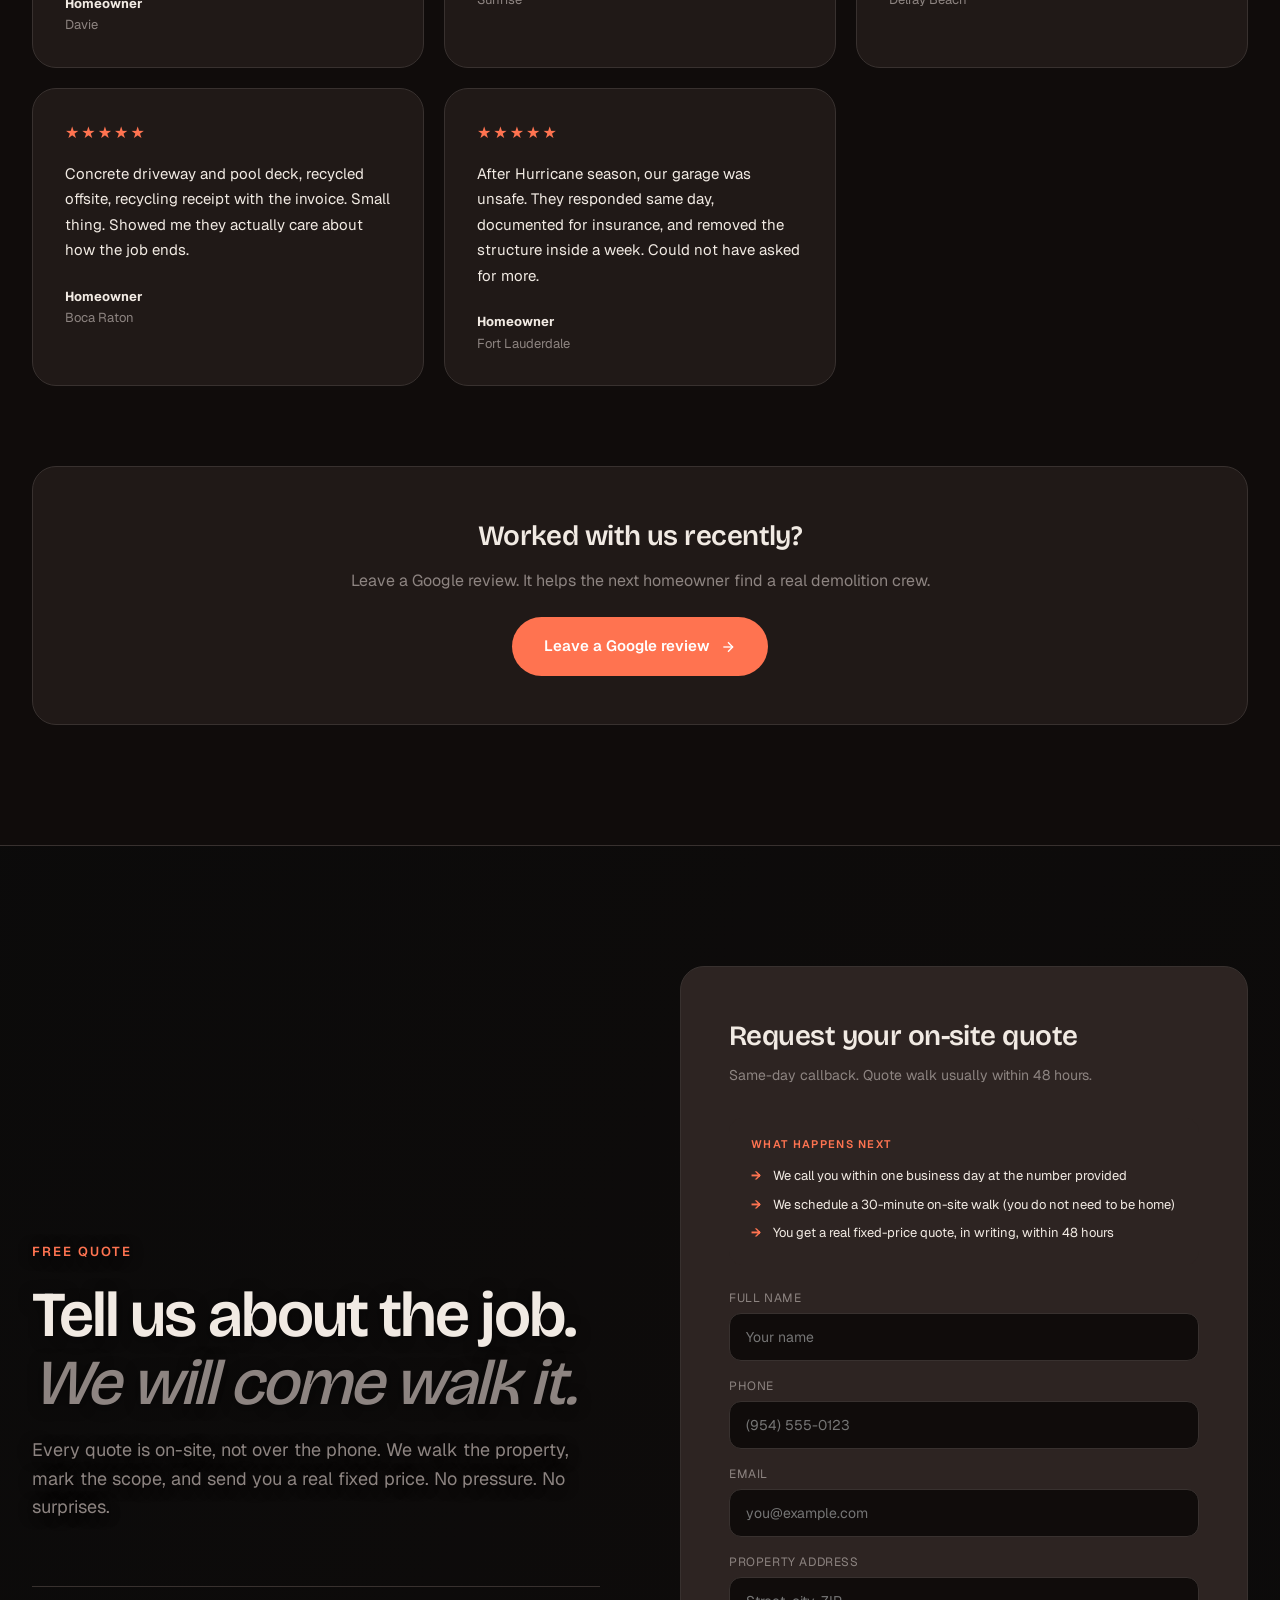
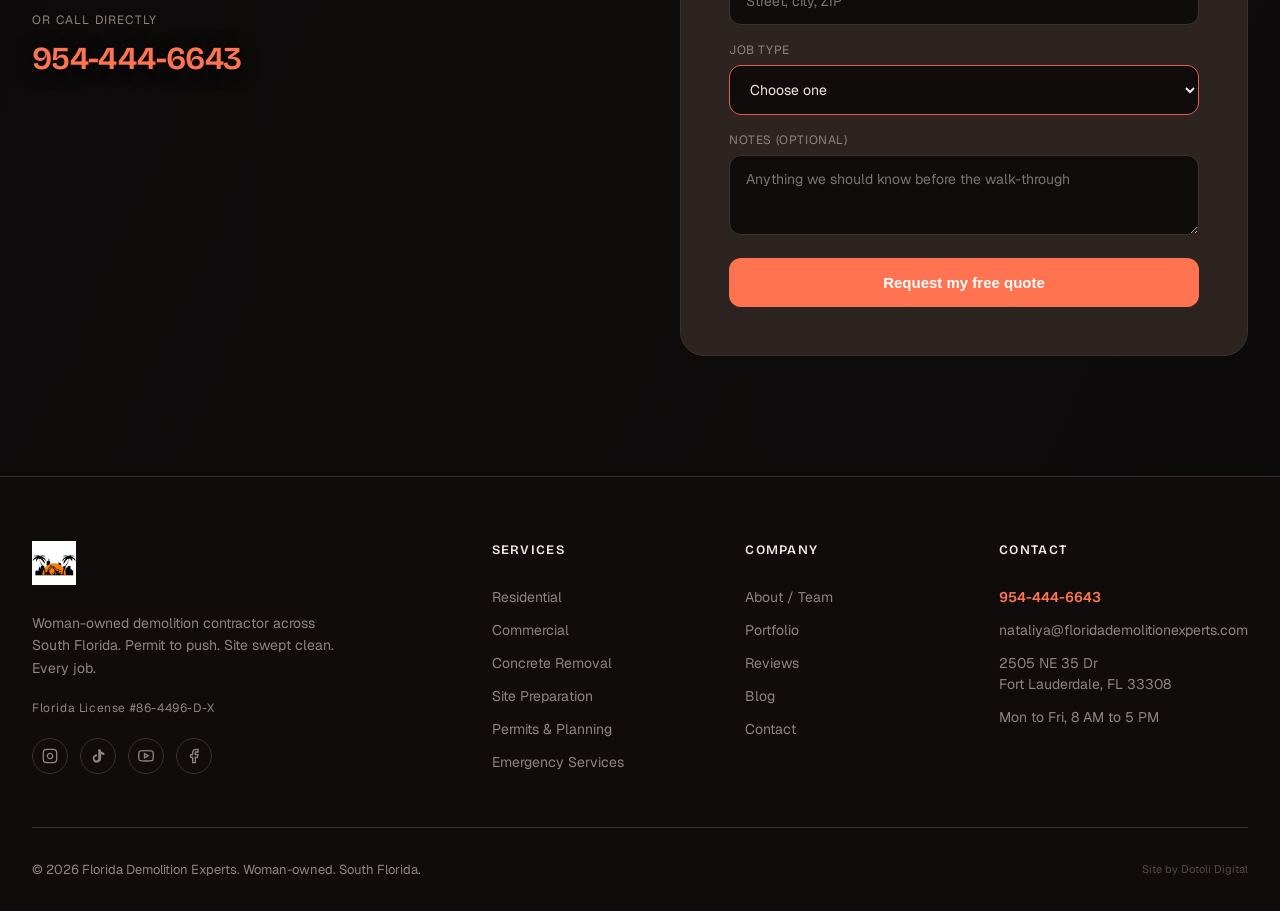
<file: reviews.html>
<!DOCTYPE html>
<html lang="en">
<head>
<meta charset="UTF-8" />
<meta name="viewport" content="width=device-width, initial-scale=1.0" />
<title>Reviews | Florida Demolition Experts</title>
<meta name="description" content="What clients say about working with Florida Demolition Experts. Real reviews from general contractors, developers, and homeowners across South Florida." />
<meta property="og:title" content="Reviews | Florida Demolition Experts" />
<meta property="og:description" content="What clients say about working with Florida Demolition Experts. Real reviews from general contractors, developers, and homeowners across South Florida." />
<meta property="og:type" content="website" />
<link rel="icon" type="image/png" href="/fde-logo.png" />

<link rel="preconnect" href="https://fonts.googleapis.com">
<link rel="preconnect" href="https://fonts.gstatic.com" crossorigin>
<link href="https://fonts.googleapis.com/css2?family=Bricolage+Grotesque:opsz,wdth,wght@12..96,75..100,400;12..96,75..100,500;12..96,75..100,600;12..96,75..100,700&display=swap" rel="stylesheet">
<link href="https://fonts.googleapis.com/css2?family=Geist:wght@300;400;500;600;700&display=swap" rel="stylesheet">
<link rel="stylesheet" href="/styles.css">
</head>
<body>
<nav class="top" id="nav">
  <div class="container nav-inner">
    <a href="/" class="logo">
      <img src="/fde-logo.png" alt="Florida Demolition Experts" />
    </a>
    <button class="nav-toggle" aria-label="Menu" onclick="this.classList.toggle('open'); document.querySelector('.nav-links').classList.toggle('open')">
      <svg class="icon-menu" viewBox="0 0 24 24" fill="none" stroke="currentColor" stroke-width="2"><line x1="3" y1="6" x2="21" y2="6"/><line x1="3" y1="12" x2="21" y2="12"/><line x1="3" y1="18" x2="21" y2="18"/></svg>
      <svg class="icon-close" viewBox="0 0 24 24" fill="none" stroke="currentColor" stroke-width="2"><line x1="6" y1="6" x2="18" y2="18"/><line x1="18" y1="6" x2="6" y2="18"/></svg>
    </button>
    <div class="nav-links">
      <a href="/" class="">Home</a><a href="/about.html" class="">About</a><a href="/services.html" class="">Services</a><a href="/portfolio.html" class="">Portfolio</a><a href="/reviews.html" class="active">Reviews</a><a href="/blog.html" class="">Blog</a><a href="/contact.html" class="">Contact</a>
      <a href="/contact.html" class="nav-cta">Free On-Site Quote</a>
    </div>
  </div>
</nav>
<section class="page-header with-bg" style="background-image: url('/img/job-619.jpg');">
  <div class="container">
    <div class="crumb"><a href="/">Home</a><span class="sep">/</span><span>Reviews</span></div>
    <h1 style="font-family:'Bricolage Grotesque', sans-serif; font-size: clamp(40px,5.5vw,72px); font-weight: 600; line-height: 1.05; letter-spacing: -0.03em; max-width: 900px;">What clients<br><span style="color: var(--accent);">actually say.</span></h1>
    <p style="color: var(--muted); font-size: 18px; max-width: 600px; margin-top: 24px; line-height: 1.6;">Most reviews here come from general contractors, developers, and homeowners we have worked with more than once.</p>
  </div>
</section>

<section style="padding-top: 0;">
  <div class="container">
    <div class="testimonial-grid">
      <div class="testimonial-card reveal">
        <div class="stars">&starf;&starf;&starf;&starf;&starf;</div>
        <p class="quote">Before I found Nataliya, I had been burned by demo crews who would leave a mess and disappear. Now every demolition job I quote, every interior tear-out, I just call her.</p>
        <div class="author"><strong>General Contractor</strong>Repeat client &middot; South Florida</div>
      </div>
      <div class="testimonial-card reveal">
        <div class="stars">&starf;&starf;&starf;&starf;&starf;</div>
        <p class="quote">They pulled every permit. Showed up on the day. Finished early. My foundation crew started on schedule for the first time in years.</p>
        <div class="author"><strong>Developer</strong>Boca Raton</div>
      </div>
      <div class="testimonial-card reveal">
        <div class="stars">&starf;&starf;&starf;&starf;&starf;</div>
        <p class="quote">We had hurricane damage and needed it cleared in 48 hours for the insurance walk. FDE was on site the next morning. Documented everything.</p>
        <div class="author"><strong>Homeowner</strong>Fort Lauderdale</div>
      </div>
      <div class="testimonial-card reveal">
        <div class="stars">&starf;&starf;&starf;&starf;&starf;</div>
        <p class="quote">Got three quotes. Nataliya was not the cheapest. She was the only one who came out and walked the property before pricing it. We hired her on the spot.</p>
        <div class="author"><strong>Homeowner</strong>Hollywood</div>
      </div>
      <div class="testimonial-card reveal">
        <div class="stars">&starf;&starf;&starf;&starf;&starf;</div>
        <p class="quote">Full commercial strip-out, after hours, for a tenant turnover. The next trade walked in to a swept site. Will use again.</p>
        <div class="author"><strong>Property Manager</strong>Fort Lauderdale</div>
      </div>
      <div class="testimonial-card reveal">
        <div class="stars">&starf;&starf;&starf;&starf;&starf;</div>
        <p class="quote">The permit coordination alone was worth the price. I had no idea how much paperwork was involved until FDE took it off my plate.</p>
        <div class="author"><strong>Homeowner</strong>Palm Beach</div>
      </div>
      <div class="testimonial-card reveal">
        <div class="stars">&starf;&starf;&starf;&starf;&starf;</div>
        <p class="quote">Old pool, broken-up deck, half-collapsed shed. They cleared all three in two days, hauled everything, swept the lot. My landscaper started Monday.</p>
        <div class="author"><strong>Homeowner</strong>Plantation</div>
      </div>
      <div class="testimonial-card reveal">
        <div class="stars">&starf;&starf;&starf;&starf;&starf;</div>
        <p class="quote">I am a flipper. I have used five demo crews. Nataliya is the only one I trust to start without me on site. That alone is worth her rate.</p>
        <div class="author"><strong>Real Estate Investor</strong>Coral Springs</div>
      </div>
      <div class="testimonial-card reveal">
        <div class="stars">&starf;&starf;&starf;&starf;&starf;</div>
        <p class="quote">Full interior gut on a 1960s house. Asbestos survey, lead-paint protocol, the whole thing. They handled every approval. We just showed up to a clean shell.</p>
        <div class="author"><strong>Remodeling Contractor</strong>Pompano Beach</div>
      </div>
      <div class="testimonial-card reveal">
        <div class="stars">&starf;&starf;&starf;&starf;&starf;</div>
        <p class="quote">Communication was the difference. Daily progress photos. Honest about delays. Nobody ghosted me. After three bad demo experiences, this was a relief.</p>
        <div class="author"><strong>Homeowner</strong>Davie</div>
      </div>
      <div class="testimonial-card reveal">
        <div class="stars">&starf;&starf;&starf;&starf;&starf;</div>
        <p class="quote">Subbed FDE on a tight commercial timeline. They finished a day early. I am putting them on the next three projects.</p>
        <div class="author"><strong>General Contractor</strong>Sunrise</div>
      </div>
      <div class="testimonial-card reveal">
        <div class="stars">&starf;&starf;&starf;&starf;&starf;</div>
        <p class="quote">She came out for the walk-through, listened, then sent a clean fixed-price quote. No phone surprises, no scope creep. Refreshing.</p>
        <div class="author"><strong>Homeowner</strong>Delray Beach</div>
      </div>
      <div class="testimonial-card reveal">
        <div class="stars">&starf;&starf;&starf;&starf;&starf;</div>
        <p class="quote">Concrete driveway and pool deck, recycled offsite, recycling receipt with the invoice. Small thing. Showed me they actually care about how the job ends.</p>
        <div class="author"><strong>Homeowner</strong>Boca Raton</div>
      </div>
      <div class="testimonial-card reveal">
        <div class="stars">&starf;&starf;&starf;&starf;&starf;</div>
        <p class="quote">After Hurricane season, our garage was unsafe. They responded same day, documented for insurance, and removed the structure inside a week. Could not have asked for more.</p>
        <div class="author"><strong>Homeowner</strong>Fort Lauderdale</div>
      </div>
    </div>

    <div style="text-align: center; margin-top: 80px; padding: 48px; background: var(--surface); border: 1px solid var(--line); border-radius: 24px;">
      <h3 style="font-family: 'Bricolage Grotesque', sans-serif; font-size: 28px; font-weight: 600; margin-bottom: 12px; letter-spacing: -0.02em;">Worked with us recently?</h3>
      <p style="color: var(--muted); margin-bottom: 24px;">Leave a Google review. It helps the next homeowner find a real demolition crew.</p>
      <a href="https://g.page/r/" target="_blank" rel="noopener" class="btn-primary">Leave a Google review <svg style="width:16px;height:16px;" viewBox="0 0 24 24" fill="none" stroke="currentColor" stroke-width="2"><line x1="5" y1="12" x2="19" y2="12"/><polyline points="12 5 19 12 12 19"/></svg></a>
    </div>
  </div>
</section>
<section id="contact" class="cta-section with-bg" style="background-image: url('/img/job-616.jpg');">
  <div class="container">
    <div class="cta-grid">
      <div class="reveal">
        <span class="section-eyebrow">Free Quote</span>
        <h2 class="section-title">Tell us about the job. <span class="italic-line">We will come walk it.</span></h2>
        <p class="section-sub">Every quote is on-site, not over the phone. We walk the property, mark the scope, and send you a real fixed price. No pressure. No surprises.</p>
        <div style="display:flex; align-items:center; gap:24px; padding-top: 24px; border-top: 1px solid var(--line);">
          <div>
            <div style="color: var(--muted); font-size: 12px; letter-spacing: 0.1em; text-transform: uppercase; margin-bottom: 6px;">Or call directly</div>
            <a href="tel:9544446643" style="font-family: 'Bricolage Grotesque', sans-serif; font-size: 32px; font-weight: 600; color: var(--accent); text-decoration: none; letter-spacing: -0.02em;">954-444-6643</a>
          </div>
        </div>
      </div>
      <div class="cta-form-card reveal">
        <h3>Request your on-site quote</h3>
        <p class="sub">Same-day callback. Quote walk usually within 48 hours.</p>
        <div class="form-reassure">
          <div class="form-reassure-title">What happens next</div>
          <ul class="form-reassure-list">
            <li>We call you within one business day at the number provided</li>
            <li>We schedule a 30-minute on-site walk (you do not need to be home)</li>
            <li>You get a real fixed-price quote, in writing, within 48 hours</li>
          </ul>
        </div>
        <form id="quote-form" action="https://formspree.io/f/your-formspree-id" method="POST" novalidate>
          <div class="form-grid">
            <div class="form-field">
              <label for="name">Full name</label>
              <input id="name" name="name" type="text" required minlength="2" placeholder="Your name" autocomplete="name" />
              <div class="err">Please enter your name.</div>
            </div>
            <div class="form-field">
              <label for="phone">Phone</label>
              <input id="phone" name="phone" type="tel" required pattern="[0-9 ()+\-]{7,}" placeholder="(954) 555-0123" autocomplete="tel" />
              <div class="err">Please enter a valid phone number (at least 7 digits).</div>
            </div>
            <div class="form-field">
              <label for="email">Email</label>
              <input id="email" name="email" type="email" required placeholder="you@example.com" autocomplete="email" />
              <div class="err">Please enter a valid email address.</div>
            </div>
            <div class="form-field">
              <label for="address">Property address</label>
              <input id="address" name="address" type="text" required placeholder="Street, city, ZIP" autocomplete="street-address" />
              <div class="err">Please enter the property address.</div>
            </div>
            <div class="form-field">
              <label for="type">Job type</label>
              <select id="type" name="type" required>
                <option value="" disabled selected>Choose one</option>
                <option>Residential demolition</option>
                <option>Commercial demolition</option>
                <option>Concrete removal</option>
                <option>Site preparation</option>
                <option>Pool removal</option>
                <option>Permits only</option>
                <option>Emergency / disaster response</option>
                <option>Not sure yet</option>
              </select>
              <div class="err">Please pick a job type.</div>
            </div>
            <div class="form-field">
              <label for="notes">Notes (optional)</label>
              <textarea id="notes" name="notes" placeholder="Anything we should know before the walk-through"></textarea>
            </div>
            <button type="submit" class="form-submit">Request my free quote</button>
          </div>
          <div class="form-success" role="status" aria-live="polite">
            <svg viewBox="0 0 24 24" fill="none" stroke="currentColor" stroke-width="2"><circle cx="12" cy="12" r="10"/><polyline points="9 12 11 14 15 10"/></svg>
            <h4>Thanks. We have your request.</h4>
            <p>We will call you within one business day at the number you provided. If it is urgent, call us directly at <a href="tel:9544446643" style="color: var(--accent); font-weight: 600;">954-444-6643</a>.</p>
          </div>
        </form>
      </div>
    </div>
  </div>
</section>
<footer>
  <div class="container">
    <div class="footer-grid">
      <div class="footer-brand">
        <img src="/fde-logo.png" alt="Florida Demolition Experts" />
        <p>Woman-owned demolition contractor across South Florida. Permit to push. Site swept clean. Every job.</p>
        <p class="license">Florida License #86-4496-D-X</p>
        <div class="social-links">
          <a href="https://www.instagram.com/floridademolitionexperts/" target="_blank" rel="noopener" aria-label="Instagram"><svg viewBox="0 0 24 24" fill="none" stroke="currentColor" stroke-width="2"><rect x="2" y="2" width="20" height="20" rx="5"/><path d="M16 11.37A4 4 0 1 1 12.63 8 4 4 0 0 1 16 11.37z"/><line x1="17.5" y1="6.5" x2="17.51" y2="6.5"/></svg></a>
          <a href="https://www.tiktok.com/@florida.demolitio" target="_blank" rel="noopener" aria-label="TikTok"><svg viewBox="0 0 24 24" fill="currentColor"><path d="M19.59 6.69a4.83 4.83 0 0 1-3.77-4.25V2h-3.45v13.67a2.89 2.89 0 0 1-5.2 1.74 2.89 2.89 0 0 1 2.31-4.64 2.93 2.93 0 0 1 .88.13V9.4a6.84 6.84 0 0 0-1-.05A6.33 6.33 0 0 0 5.8 20.1a6.34 6.34 0 0 0 10.86-4.43V9.01a8.16 8.16 0 0 0 4.77 1.52v-3.4a4.85 4.85 0 0 1-1.84-.44z"/></svg></a>
          <a href="https://www.youtube.com/@FloridaDemolitionExperts" target="_blank" rel="noopener" aria-label="YouTube"><svg viewBox="0 0 24 24" fill="none" stroke="currentColor" stroke-width="2"><path d="M22.54 6.42a2.78 2.78 0 0 0-1.94-2C18.88 4 12 4 12 4s-6.88 0-8.6.46a2.78 2.78 0 0 0-1.94 2A29 29 0 0 0 1 11.75a29 29 0 0 0 .46 5.33A2.78 2.78 0 0 0 3.4 19c1.72.46 8.6.46 8.6.46s6.88 0 8.6-.46a2.78 2.78 0 0 0 1.94-2 29 29 0 0 0 .46-5.25 29 29 0 0 0-.46-5.33z"/><polygon points="9.75 15.02 15.5 11.75 9.75 8.48 9.75 15.02"/></svg></a>
          <a href="https://www.facebook.com/profile.php?id=61574911868153" target="_blank" rel="noopener" aria-label="Facebook"><svg viewBox="0 0 24 24" fill="none" stroke="currentColor" stroke-width="2"><path d="M18 2h-3a5 5 0 0 0-5 5v3H7v4h3v8h4v-8h3l1-4h-4V7a1 1 0 0 1 1-1h3z"/></svg></a>
        </div>
      </div>
      <div class="footer-col">
        <h5>Services</h5>
        <a href="/residential.html">Residential</a>
        <a href="/commercial.html">Commercial</a>
        <a href="/concrete-removal.html">Concrete Removal</a>
        <a href="/site-preparation.html">Site Preparation</a>
        <a href="/permits.html">Permits &amp; Planning</a>
        <a href="/emergency.html">Emergency Services</a>
      </div>
      <div class="footer-col">
        <h5>Company</h5>
        <a href="/about.html">About / Team</a>
        <a href="/portfolio.html">Portfolio</a>
        <a href="/reviews.html">Reviews</a>
        <a href="/blog.html">Blog</a>
        <a href="/contact.html">Contact</a>
      </div>
      <div class="footer-col">
        <h5>Contact</h5>
        <a href="tel:9544446643" style="color: var(--accent); font-weight: 600;">954-444-6643</a>
        <a href="mailto:nataliya@floridademolitionexperts.com">nataliya@floridademolitionexperts.com</a>
        <p style="color: var(--muted); font-size: 14px;">2505 NE 35 Dr<br>Fort Lauderdale, FL 33308</p>
        <p style="color: var(--muted); font-size: 14px;">Mon to Fri, 8 AM to 5 PM</p>
      </div>
    </div>
    <div class="footer-bottom">
      <div>&copy; 2026 Florida Demolition Experts. Woman-owned. South Florida.</div>
      <div style="opacity: 0.5; font-size: 11px;">Site by Dotoli Digital</div>
    </div>
  </div>
</footer>
<a href="tel:9544446643" class="sticky-cta">Call 954-444-6643</a>
<script>
const nav = document.getElementById('nav');
window.addEventListener('scroll', () => {
  if (window.scrollY > 40) nav.classList.add('scrolled');
  else nav.classList.remove('scrolled');
});
const observer = new IntersectionObserver((entries) => {
  entries.forEach(entry => { if (entry.isIntersecting) entry.target.classList.add('visible'); });
}, { threshold: 0.1, rootMargin: '0px 0px -50px 0px' });
document.querySelectorAll('.reveal').forEach(el => observer.observe(el));

// Quote form: client-side validation + inline success (Formspree-compatible)
const qf = document.getElementById('quote-form') || document.getElementById('quote-form-contact');
if (qf) {
  qf.addEventListener('submit', async (e) => {
    e.preventDefault();
    if (!qf.checkValidity()) { qf.reportValidity(); return; }
    const btn = qf.querySelector('.form-submit');
    btn.disabled = true; btn.textContent = 'Sending...';
    try {
      const res = await fetch(qf.action, {
        method: 'POST',
        body: new FormData(qf),
        headers: { 'Accept': 'application/json' }
      });
      if (res.ok || qf.action.includes('your-formspree-id')) {
        // Treat placeholder Formspree URL as success for local preview
        qf.classList.add('sent');
        qf.querySelector('.form-success').scrollIntoView({ behavior: 'smooth', block: 'center' });
      } else {
        btn.disabled = false; btn.textContent = 'Request my free quote';
        alert('Something went wrong sending the form. Please call us at 954-444-6643.');
      }
    } catch (err) {
      btn.disabled = false; btn.textContent = 'Request my free quote';
      alert('Network issue sending the form. Please call us at 954-444-6643.');
    }
  });
}
</script>
</body>
</html>
</file>
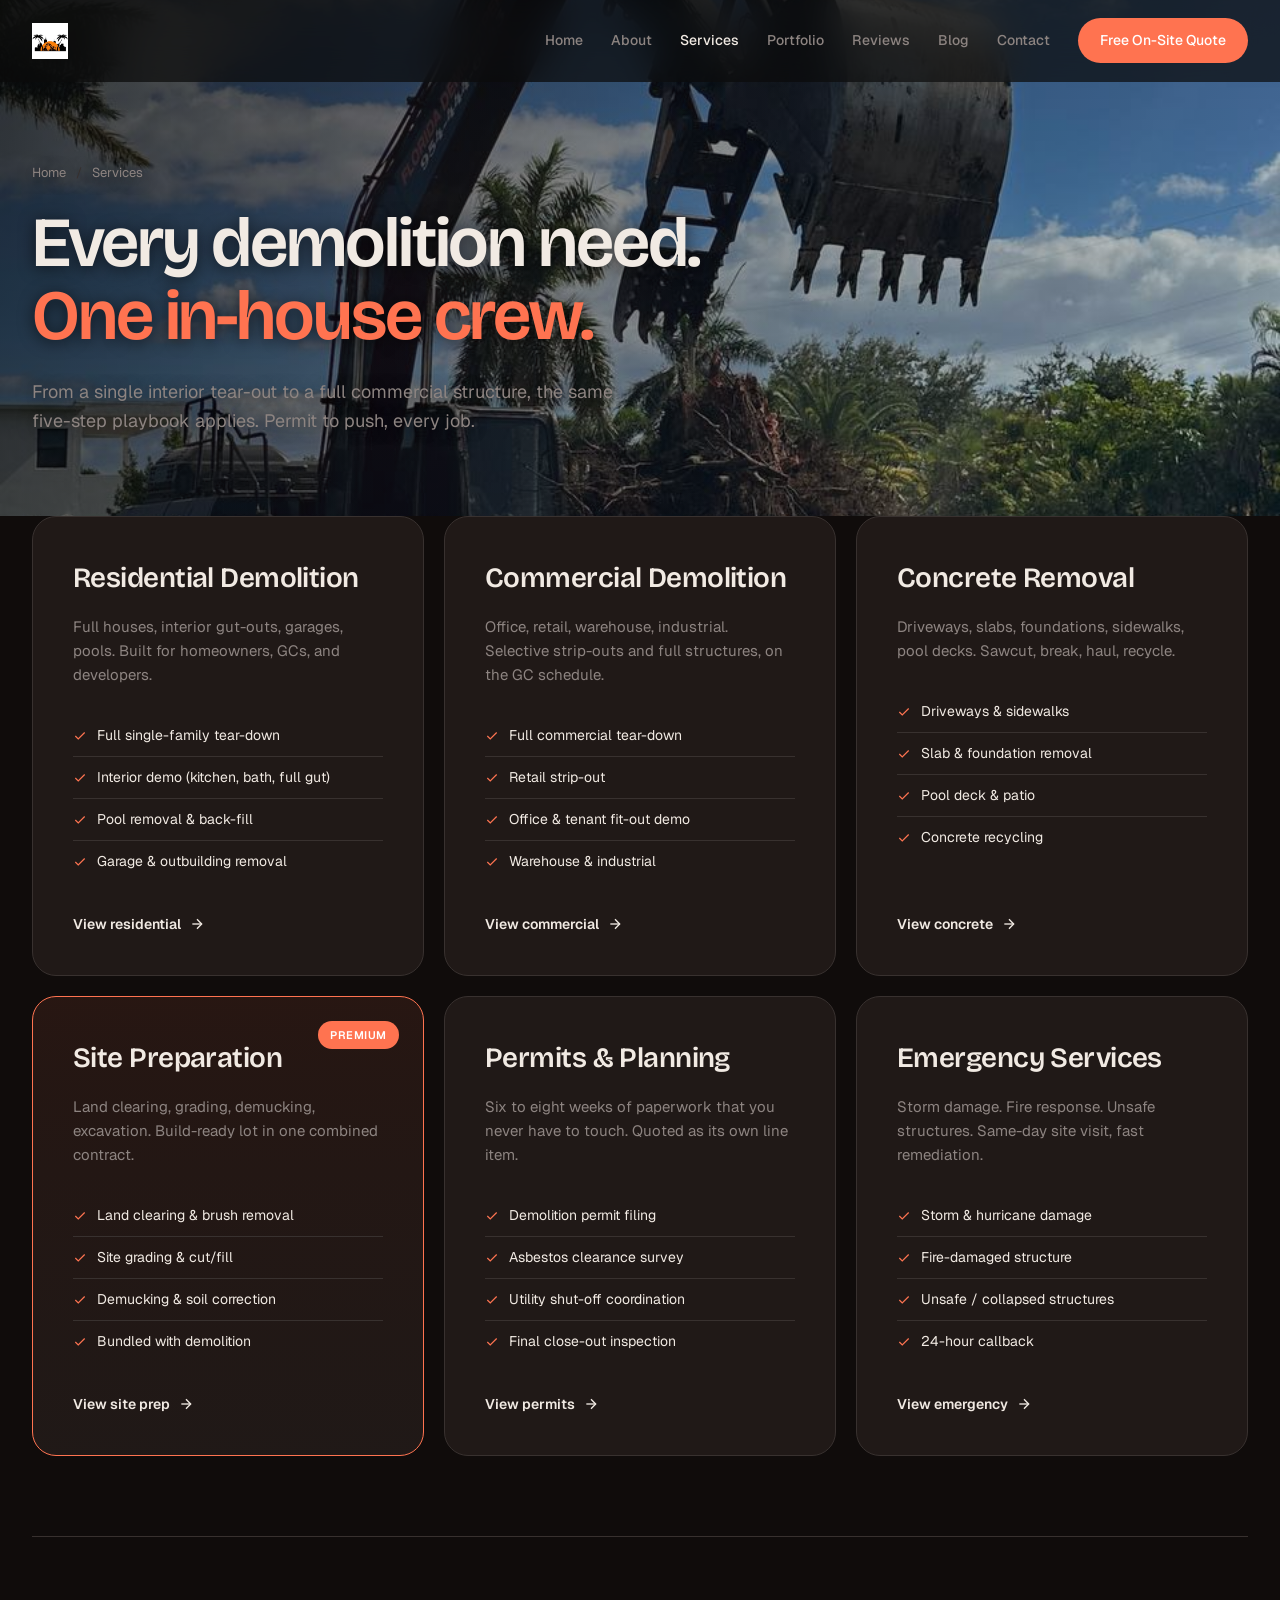
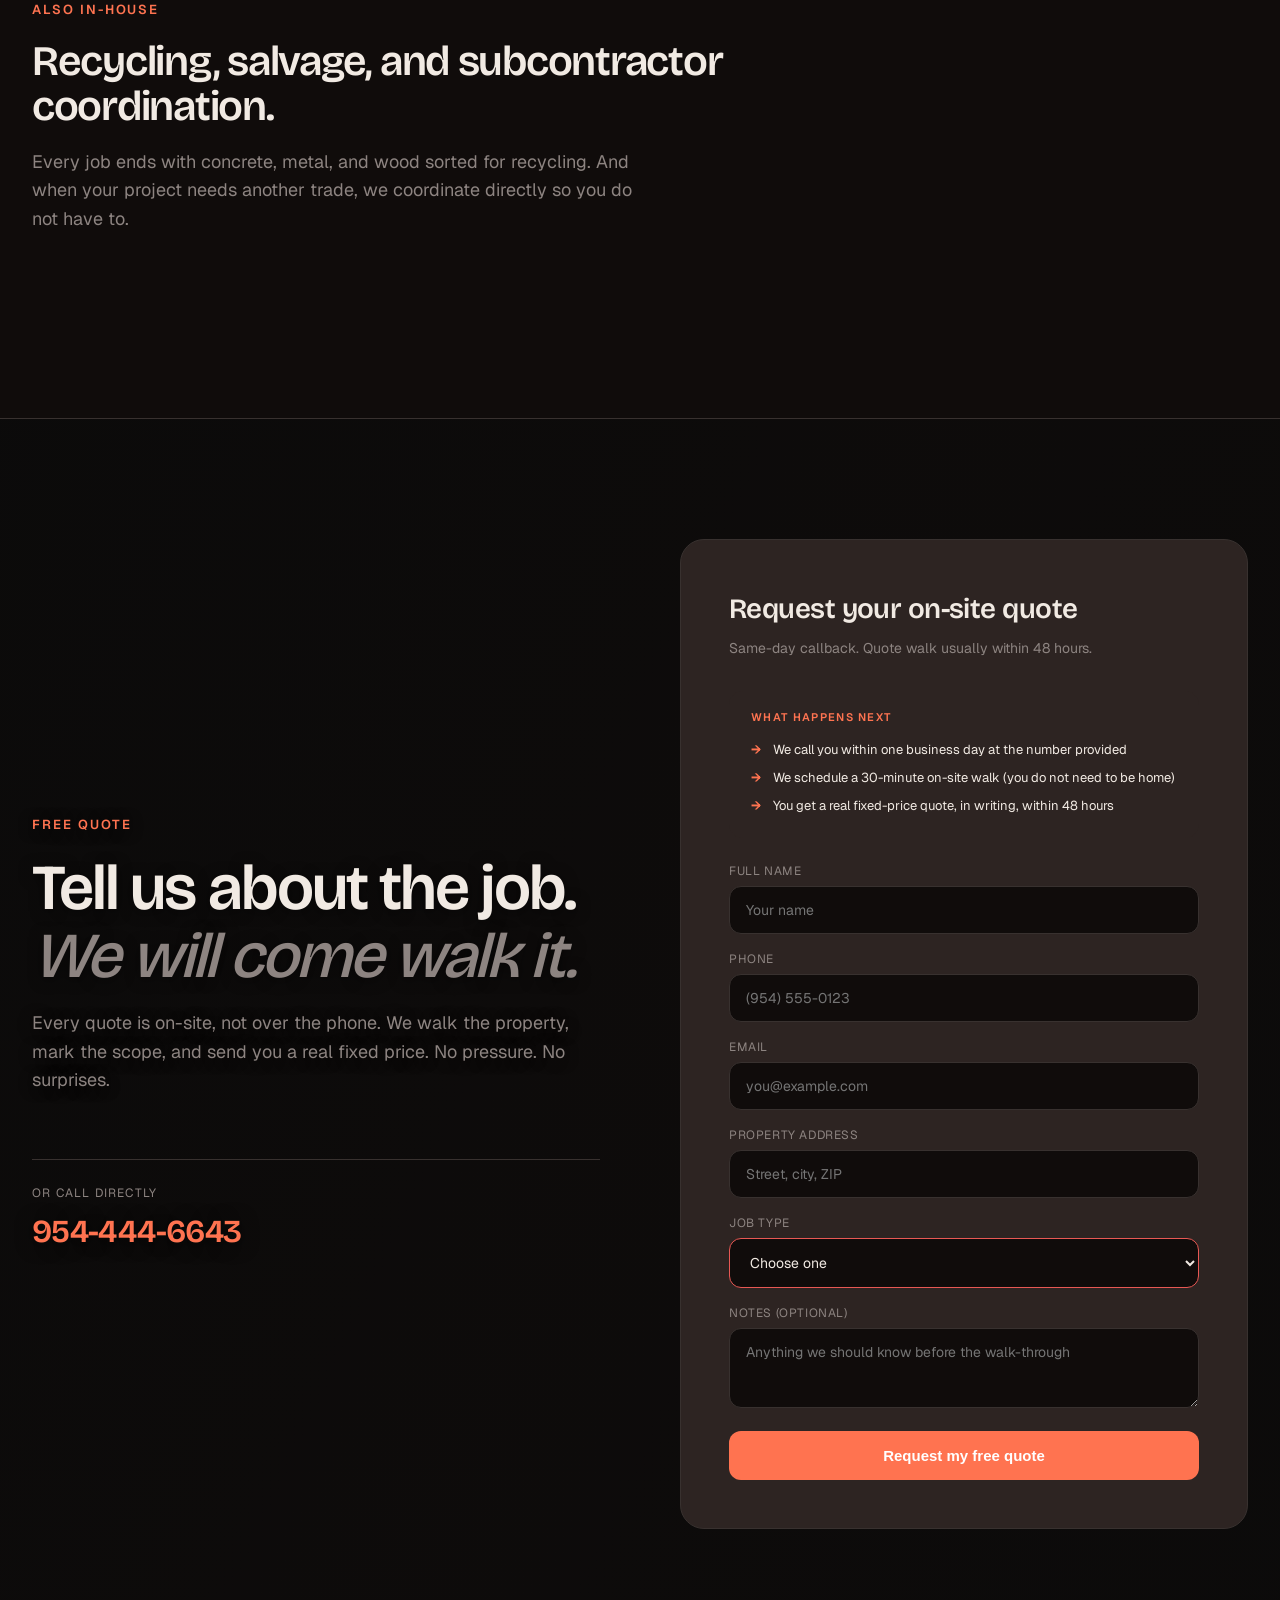
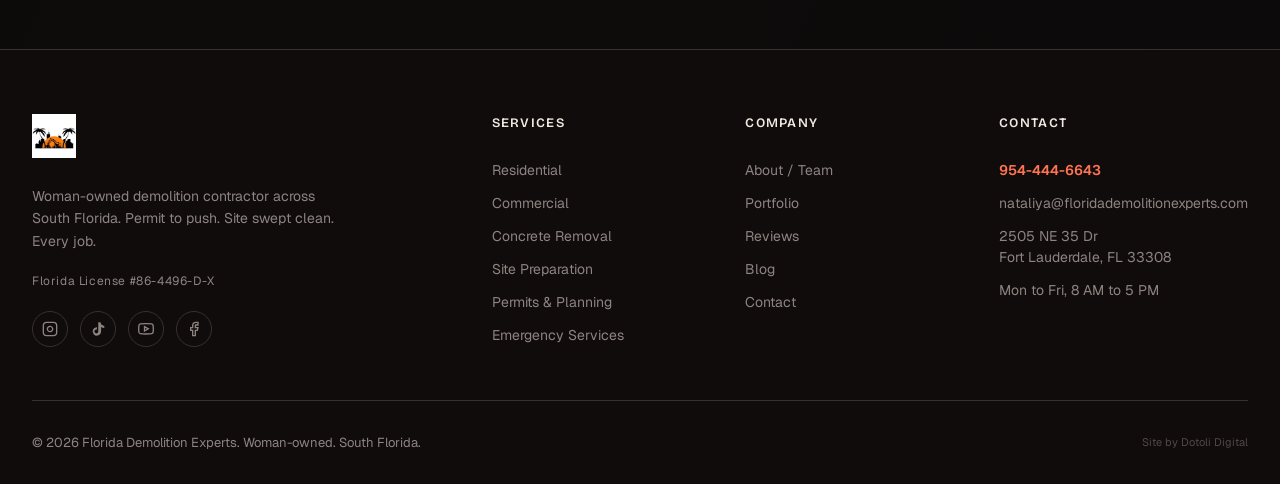
<file: services.html>
<!DOCTYPE html>
<html lang="en">
<head>
<meta charset="UTF-8" />
<meta name="viewport" content="width=device-width, initial-scale=1.0" />
<title>Demolition Services | Florida Demolition Experts</title>
<meta name="description" content="Residential, commercial, concrete removal, site preparation, permits, and emergency demolition across South Florida." />
<meta property="og:title" content="Demolition Services | Florida Demolition Experts" />
<meta property="og:description" content="Residential, commercial, concrete removal, site preparation, permits, and emergency demolition across South Florida." />
<meta property="og:type" content="website" />
<link rel="icon" type="image/png" href="/fde-logo.png" />

<link rel="preconnect" href="https://fonts.googleapis.com">
<link rel="preconnect" href="https://fonts.gstatic.com" crossorigin>
<link href="https://fonts.googleapis.com/css2?family=Bricolage+Grotesque:opsz,wdth,wght@12..96,75..100,400;12..96,75..100,500;12..96,75..100,600;12..96,75..100,700&display=swap" rel="stylesheet">
<link href="https://fonts.googleapis.com/css2?family=Geist:wght@300;400;500;600;700&display=swap" rel="stylesheet">
<link rel="stylesheet" href="/styles.css">
</head>
<body>
<nav class="top" id="nav">
  <div class="container nav-inner">
    <a href="/" class="logo">
      <img src="/fde-logo.png" alt="Florida Demolition Experts" />
    </a>
    <button class="nav-toggle" aria-label="Menu" onclick="this.classList.toggle('open'); document.querySelector('.nav-links').classList.toggle('open')">
      <svg class="icon-menu" viewBox="0 0 24 24" fill="none" stroke="currentColor" stroke-width="2"><line x1="3" y1="6" x2="21" y2="6"/><line x1="3" y1="12" x2="21" y2="12"/><line x1="3" y1="18" x2="21" y2="18"/></svg>
      <svg class="icon-close" viewBox="0 0 24 24" fill="none" stroke="currentColor" stroke-width="2"><line x1="6" y1="6" x2="18" y2="18"/><line x1="18" y1="6" x2="6" y2="18"/></svg>
    </button>
    <div class="nav-links">
      <a href="/" class="">Home</a><a href="/about.html" class="">About</a><a href="/services.html" class="active">Services</a><a href="/portfolio.html" class="">Portfolio</a><a href="/reviews.html" class="">Reviews</a><a href="/blog.html" class="">Blog</a><a href="/contact.html" class="">Contact</a>
      <a href="/contact.html" class="nav-cta">Free On-Site Quote</a>
    </div>
  </div>
</nav>
<section class="page-header with-bg" style="background-image: url('/img/job-630.jpg');">
  <div class="container">
    <div class="crumb"><a href="/">Home</a><span class="sep">/</span><span>Services</span></div>
    <h1 style="font-family:'Bricolage Grotesque', sans-serif; font-size: clamp(40px,5.5vw,72px); font-weight: 600; line-height: 1.05; letter-spacing: -0.03em; max-width: 900px;">Every demolition need.<br><span style="color: var(--accent);">One in-house crew.</span></h1>
    <p style="color: var(--muted); font-size: 18px; max-width: 600px; margin-top: 24px; line-height: 1.6;">From a single interior tear-out to a full commercial structure, the same five-step playbook applies. Permit to push, every job.</p>
  </div>
</section>

<section style="padding-top: 0;">
  <div class="container">
    <div class="services-grid">
      <div class="service-card reveal">
        <h3>Residential Demolition</h3>
        <p>Full houses, interior gut-outs, garages, pools. Built for homeowners, GCs, and developers.</p>
        <ul class="service-list">
          <li><svg viewBox="0 0 24 24" fill="none" stroke="currentColor" stroke-width="2"><polyline points="20 6 9 17 4 12"/></svg>Full single-family tear-down</li>
          <li><svg viewBox="0 0 24 24" fill="none" stroke="currentColor" stroke-width="2"><polyline points="20 6 9 17 4 12"/></svg>Interior demo (kitchen, bath, full gut)</li>
          <li><svg viewBox="0 0 24 24" fill="none" stroke="currentColor" stroke-width="2"><polyline points="20 6 9 17 4 12"/></svg>Pool removal &amp; back-fill</li>
          <li><svg viewBox="0 0 24 24" fill="none" stroke="currentColor" stroke-width="2"><polyline points="20 6 9 17 4 12"/></svg>Garage &amp; outbuilding removal</li>
        </ul>
        <a href="/residential.html" class="service-cta">View residential <svg style="width:16px;height:16px;" viewBox="0 0 24 24" fill="none" stroke="currentColor" stroke-width="2"><line x1="5" y1="12" x2="19" y2="12"/><polyline points="12 5 19 12 12 19"/></svg></a>
      </div>
      <div class="service-card reveal">
        <h3>Commercial Demolition</h3>
        <p>Office, retail, warehouse, industrial. Selective strip-outs and full structures, on the GC schedule.</p>
        <ul class="service-list">
          <li><svg viewBox="0 0 24 24" fill="none" stroke="currentColor" stroke-width="2"><polyline points="20 6 9 17 4 12"/></svg>Full commercial tear-down</li>
          <li><svg viewBox="0 0 24 24" fill="none" stroke="currentColor" stroke-width="2"><polyline points="20 6 9 17 4 12"/></svg>Retail strip-out</li>
          <li><svg viewBox="0 0 24 24" fill="none" stroke="currentColor" stroke-width="2"><polyline points="20 6 9 17 4 12"/></svg>Office &amp; tenant fit-out demo</li>
          <li><svg viewBox="0 0 24 24" fill="none" stroke="currentColor" stroke-width="2"><polyline points="20 6 9 17 4 12"/></svg>Warehouse &amp; industrial</li>
        </ul>
        <a href="/commercial.html" class="service-cta">View commercial <svg style="width:16px;height:16px;" viewBox="0 0 24 24" fill="none" stroke="currentColor" stroke-width="2"><line x1="5" y1="12" x2="19" y2="12"/><polyline points="12 5 19 12 12 19"/></svg></a>
      </div>
      <div class="service-card reveal">
        <h3>Concrete Removal</h3>
        <p>Driveways, slabs, foundations, sidewalks, pool decks. Sawcut, break, haul, recycle.</p>
        <ul class="service-list">
          <li><svg viewBox="0 0 24 24" fill="none" stroke="currentColor" stroke-width="2"><polyline points="20 6 9 17 4 12"/></svg>Driveways &amp; sidewalks</li>
          <li><svg viewBox="0 0 24 24" fill="none" stroke="currentColor" stroke-width="2"><polyline points="20 6 9 17 4 12"/></svg>Slab &amp; foundation removal</li>
          <li><svg viewBox="0 0 24 24" fill="none" stroke="currentColor" stroke-width="2"><polyline points="20 6 9 17 4 12"/></svg>Pool deck &amp; patio</li>
          <li><svg viewBox="0 0 24 24" fill="none" stroke="currentColor" stroke-width="2"><polyline points="20 6 9 17 4 12"/></svg>Concrete recycling</li>
        </ul>
        <a href="/concrete-removal.html" class="service-cta">View concrete <svg style="width:16px;height:16px;" viewBox="0 0 24 24" fill="none" stroke="currentColor" stroke-width="2"><line x1="5" y1="12" x2="19" y2="12"/><polyline points="12 5 19 12 12 19"/></svg></a>
      </div>
      <div class="service-card featured reveal">
        <span class="service-tag">Premium</span>
        <h3>Site Preparation</h3>
        <p>Land clearing, grading, demucking, excavation. Build-ready lot in one combined contract.</p>
        <ul class="service-list">
          <li><svg viewBox="0 0 24 24" fill="none" stroke="currentColor" stroke-width="2"><polyline points="20 6 9 17 4 12"/></svg>Land clearing &amp; brush removal</li>
          <li><svg viewBox="0 0 24 24" fill="none" stroke="currentColor" stroke-width="2"><polyline points="20 6 9 17 4 12"/></svg>Site grading &amp; cut/fill</li>
          <li><svg viewBox="0 0 24 24" fill="none" stroke="currentColor" stroke-width="2"><polyline points="20 6 9 17 4 12"/></svg>Demucking &amp; soil correction</li>
          <li><svg viewBox="0 0 24 24" fill="none" stroke="currentColor" stroke-width="2"><polyline points="20 6 9 17 4 12"/></svg>Bundled with demolition</li>
        </ul>
        <a href="/site-preparation.html" class="service-cta">View site prep <svg style="width:16px;height:16px;" viewBox="0 0 24 24" fill="none" stroke="currentColor" stroke-width="2"><line x1="5" y1="12" x2="19" y2="12"/><polyline points="12 5 19 12 12 19"/></svg></a>
      </div>
      <div class="service-card reveal">
        <h3>Permits &amp; Planning</h3>
        <p>Six to eight weeks of paperwork that you never have to touch. Quoted as its own line item.</p>
        <ul class="service-list">
          <li><svg viewBox="0 0 24 24" fill="none" stroke="currentColor" stroke-width="2"><polyline points="20 6 9 17 4 12"/></svg>Demolition permit filing</li>
          <li><svg viewBox="0 0 24 24" fill="none" stroke="currentColor" stroke-width="2"><polyline points="20 6 9 17 4 12"/></svg>Asbestos clearance survey</li>
          <li><svg viewBox="0 0 24 24" fill="none" stroke="currentColor" stroke-width="2"><polyline points="20 6 9 17 4 12"/></svg>Utility shut-off coordination</li>
          <li><svg viewBox="0 0 24 24" fill="none" stroke="currentColor" stroke-width="2"><polyline points="20 6 9 17 4 12"/></svg>Final close-out inspection</li>
        </ul>
        <a href="/permits.html" class="service-cta">View permits <svg style="width:16px;height:16px;" viewBox="0 0 24 24" fill="none" stroke="currentColor" stroke-width="2"><line x1="5" y1="12" x2="19" y2="12"/><polyline points="12 5 19 12 12 19"/></svg></a>
      </div>
      <div class="service-card reveal">
        <h3>Emergency Services</h3>
        <p>Storm damage. Fire response. Unsafe structures. Same-day site visit, fast remediation.</p>
        <ul class="service-list">
          <li><svg viewBox="0 0 24 24" fill="none" stroke="currentColor" stroke-width="2"><polyline points="20 6 9 17 4 12"/></svg>Storm &amp; hurricane damage</li>
          <li><svg viewBox="0 0 24 24" fill="none" stroke="currentColor" stroke-width="2"><polyline points="20 6 9 17 4 12"/></svg>Fire-damaged structure</li>
          <li><svg viewBox="0 0 24 24" fill="none" stroke="currentColor" stroke-width="2"><polyline points="20 6 9 17 4 12"/></svg>Unsafe / collapsed structures</li>
          <li><svg viewBox="0 0 24 24" fill="none" stroke="currentColor" stroke-width="2"><polyline points="20 6 9 17 4 12"/></svg>24-hour callback</li>
        </ul>
        <a href="/emergency.html" class="service-cta">View emergency <svg style="width:16px;height:16px;" viewBox="0 0 24 24" fill="none" stroke="currentColor" stroke-width="2"><line x1="5" y1="12" x2="19" y2="12"/><polyline points="12 5 19 12 12 19"/></svg></a>
      </div>
    </div>

    <div style="margin-top: 80px; padding-top: 60px; border-top: 1px solid var(--line);">
      <div class="reveal">
        <span class="section-eyebrow">Also In-House</span>
        <h2 class="section-title" style="font-size: clamp(28px,3.5vw,42px);">Recycling, salvage, and subcontractor coordination.</h2>
        <p class="section-sub">Every job ends with concrete, metal, and wood sorted for recycling. And when your project needs another trade, we coordinate directly so you do not have to.</p>
      </div>
    </div>
  </div>
</section>
<section id="contact" class="cta-section with-bg" style="background-image: url('/img/job-616.jpg');">
  <div class="container">
    <div class="cta-grid">
      <div class="reveal">
        <span class="section-eyebrow">Free Quote</span>
        <h2 class="section-title">Tell us about the job. <span class="italic-line">We will come walk it.</span></h2>
        <p class="section-sub">Every quote is on-site, not over the phone. We walk the property, mark the scope, and send you a real fixed price. No pressure. No surprises.</p>
        <div style="display:flex; align-items:center; gap:24px; padding-top: 24px; border-top: 1px solid var(--line);">
          <div>
            <div style="color: var(--muted); font-size: 12px; letter-spacing: 0.1em; text-transform: uppercase; margin-bottom: 6px;">Or call directly</div>
            <a href="tel:9544446643" style="font-family: 'Bricolage Grotesque', sans-serif; font-size: 32px; font-weight: 600; color: var(--accent); text-decoration: none; letter-spacing: -0.02em;">954-444-6643</a>
          </div>
        </div>
      </div>
      <div class="cta-form-card reveal">
        <h3>Request your on-site quote</h3>
        <p class="sub">Same-day callback. Quote walk usually within 48 hours.</p>
        <div class="form-reassure">
          <div class="form-reassure-title">What happens next</div>
          <ul class="form-reassure-list">
            <li>We call you within one business day at the number provided</li>
            <li>We schedule a 30-minute on-site walk (you do not need to be home)</li>
            <li>You get a real fixed-price quote, in writing, within 48 hours</li>
          </ul>
        </div>
        <form id="quote-form" action="https://formspree.io/f/your-formspree-id" method="POST" novalidate>
          <div class="form-grid">
            <div class="form-field">
              <label for="name">Full name</label>
              <input id="name" name="name" type="text" required minlength="2" placeholder="Your name" autocomplete="name" />
              <div class="err">Please enter your name.</div>
            </div>
            <div class="form-field">
              <label for="phone">Phone</label>
              <input id="phone" name="phone" type="tel" required pattern="[0-9 ()+\-]{7,}" placeholder="(954) 555-0123" autocomplete="tel" />
              <div class="err">Please enter a valid phone number (at least 7 digits).</div>
            </div>
            <div class="form-field">
              <label for="email">Email</label>
              <input id="email" name="email" type="email" required placeholder="you@example.com" autocomplete="email" />
              <div class="err">Please enter a valid email address.</div>
            </div>
            <div class="form-field">
              <label for="address">Property address</label>
              <input id="address" name="address" type="text" required placeholder="Street, city, ZIP" autocomplete="street-address" />
              <div class="err">Please enter the property address.</div>
            </div>
            <div class="form-field">
              <label for="type">Job type</label>
              <select id="type" name="type" required>
                <option value="" disabled selected>Choose one</option>
                <option>Residential demolition</option>
                <option>Commercial demolition</option>
                <option>Concrete removal</option>
                <option>Site preparation</option>
                <option>Pool removal</option>
                <option>Permits only</option>
                <option>Emergency / disaster response</option>
                <option>Not sure yet</option>
              </select>
              <div class="err">Please pick a job type.</div>
            </div>
            <div class="form-field">
              <label for="notes">Notes (optional)</label>
              <textarea id="notes" name="notes" placeholder="Anything we should know before the walk-through"></textarea>
            </div>
            <button type="submit" class="form-submit">Request my free quote</button>
          </div>
          <div class="form-success" role="status" aria-live="polite">
            <svg viewBox="0 0 24 24" fill="none" stroke="currentColor" stroke-width="2"><circle cx="12" cy="12" r="10"/><polyline points="9 12 11 14 15 10"/></svg>
            <h4>Thanks. We have your request.</h4>
            <p>We will call you within one business day at the number you provided. If it is urgent, call us directly at <a href="tel:9544446643" style="color: var(--accent); font-weight: 600;">954-444-6643</a>.</p>
          </div>
        </form>
      </div>
    </div>
  </div>
</section>
<footer>
  <div class="container">
    <div class="footer-grid">
      <div class="footer-brand">
        <img src="/fde-logo.png" alt="Florida Demolition Experts" />
        <p>Woman-owned demolition contractor across South Florida. Permit to push. Site swept clean. Every job.</p>
        <p class="license">Florida License #86-4496-D-X</p>
        <div class="social-links">
          <a href="https://www.instagram.com/floridademolitionexperts/" target="_blank" rel="noopener" aria-label="Instagram"><svg viewBox="0 0 24 24" fill="none" stroke="currentColor" stroke-width="2"><rect x="2" y="2" width="20" height="20" rx="5"/><path d="M16 11.37A4 4 0 1 1 12.63 8 4 4 0 0 1 16 11.37z"/><line x1="17.5" y1="6.5" x2="17.51" y2="6.5"/></svg></a>
          <a href="https://www.tiktok.com/@florida.demolitio" target="_blank" rel="noopener" aria-label="TikTok"><svg viewBox="0 0 24 24" fill="currentColor"><path d="M19.59 6.69a4.83 4.83 0 0 1-3.77-4.25V2h-3.45v13.67a2.89 2.89 0 0 1-5.2 1.74 2.89 2.89 0 0 1 2.31-4.64 2.93 2.93 0 0 1 .88.13V9.4a6.84 6.84 0 0 0-1-.05A6.33 6.33 0 0 0 5.8 20.1a6.34 6.34 0 0 0 10.86-4.43V9.01a8.16 8.16 0 0 0 4.77 1.52v-3.4a4.85 4.85 0 0 1-1.84-.44z"/></svg></a>
          <a href="https://www.youtube.com/@FloridaDemolitionExperts" target="_blank" rel="noopener" aria-label="YouTube"><svg viewBox="0 0 24 24" fill="none" stroke="currentColor" stroke-width="2"><path d="M22.54 6.42a2.78 2.78 0 0 0-1.94-2C18.88 4 12 4 12 4s-6.88 0-8.6.46a2.78 2.78 0 0 0-1.94 2A29 29 0 0 0 1 11.75a29 29 0 0 0 .46 5.33A2.78 2.78 0 0 0 3.4 19c1.72.46 8.6.46 8.6.46s6.88 0 8.6-.46a2.78 2.78 0 0 0 1.94-2 29 29 0 0 0 .46-5.25 29 29 0 0 0-.46-5.33z"/><polygon points="9.75 15.02 15.5 11.75 9.75 8.48 9.75 15.02"/></svg></a>
          <a href="https://www.facebook.com/profile.php?id=61574911868153" target="_blank" rel="noopener" aria-label="Facebook"><svg viewBox="0 0 24 24" fill="none" stroke="currentColor" stroke-width="2"><path d="M18 2h-3a5 5 0 0 0-5 5v3H7v4h3v8h4v-8h3l1-4h-4V7a1 1 0 0 1 1-1h3z"/></svg></a>
        </div>
      </div>
      <div class="footer-col">
        <h5>Services</h5>
        <a href="/residential.html">Residential</a>
        <a href="/commercial.html">Commercial</a>
        <a href="/concrete-removal.html">Concrete Removal</a>
        <a href="/site-preparation.html">Site Preparation</a>
        <a href="/permits.html">Permits &amp; Planning</a>
        <a href="/emergency.html">Emergency Services</a>
      </div>
      <div class="footer-col">
        <h5>Company</h5>
        <a href="/about.html">About / Team</a>
        <a href="/portfolio.html">Portfolio</a>
        <a href="/reviews.html">Reviews</a>
        <a href="/blog.html">Blog</a>
        <a href="/contact.html">Contact</a>
      </div>
      <div class="footer-col">
        <h5>Contact</h5>
        <a href="tel:9544446643" style="color: var(--accent); font-weight: 600;">954-444-6643</a>
        <a href="mailto:nataliya@floridademolitionexperts.com">nataliya@floridademolitionexperts.com</a>
        <p style="color: var(--muted); font-size: 14px;">2505 NE 35 Dr<br>Fort Lauderdale, FL 33308</p>
        <p style="color: var(--muted); font-size: 14px;">Mon to Fri, 8 AM to 5 PM</p>
      </div>
    </div>
    <div class="footer-bottom">
      <div>&copy; 2026 Florida Demolition Experts. Woman-owned. South Florida.</div>
      <div style="opacity: 0.5; font-size: 11px;">Site by Dotoli Digital</div>
    </div>
  </div>
</footer>
<a href="tel:9544446643" class="sticky-cta">Call 954-444-6643</a>
<script>
const nav = document.getElementById('nav');
window.addEventListener('scroll', () => {
  if (window.scrollY > 40) nav.classList.add('scrolled');
  else nav.classList.remove('scrolled');
});
const observer = new IntersectionObserver((entries) => {
  entries.forEach(entry => { if (entry.isIntersecting) entry.target.classList.add('visible'); });
}, { threshold: 0.1, rootMargin: '0px 0px -50px 0px' });
document.querySelectorAll('.reveal').forEach(el => observer.observe(el));

// Quote form: client-side validation + inline success (Formspree-compatible)
const qf = document.getElementById('quote-form') || document.getElementById('quote-form-contact');
if (qf) {
  qf.addEventListener('submit', async (e) => {
    e.preventDefault();
    if (!qf.checkValidity()) { qf.reportValidity(); return; }
    const btn = qf.querySelector('.form-submit');
    btn.disabled = true; btn.textContent = 'Sending...';
    try {
      const res = await fetch(qf.action, {
        method: 'POST',
        body: new FormData(qf),
        headers: { 'Accept': 'application/json' }
      });
      if (res.ok || qf.action.includes('your-formspree-id')) {
        // Treat placeholder Formspree URL as success for local preview
        qf.classList.add('sent');
        qf.querySelector('.form-success').scrollIntoView({ behavior: 'smooth', block: 'center' });
      } else {
        btn.disabled = false; btn.textContent = 'Request my free quote';
        alert('Something went wrong sending the form. Please call us at 954-444-6643.');
      }
    } catch (err) {
      btn.disabled = false; btn.textContent = 'Request my free quote';
      alert('Network issue sending the form. Please call us at 954-444-6643.');
    }
  });
}
</script>
</body>
</html>
</file>
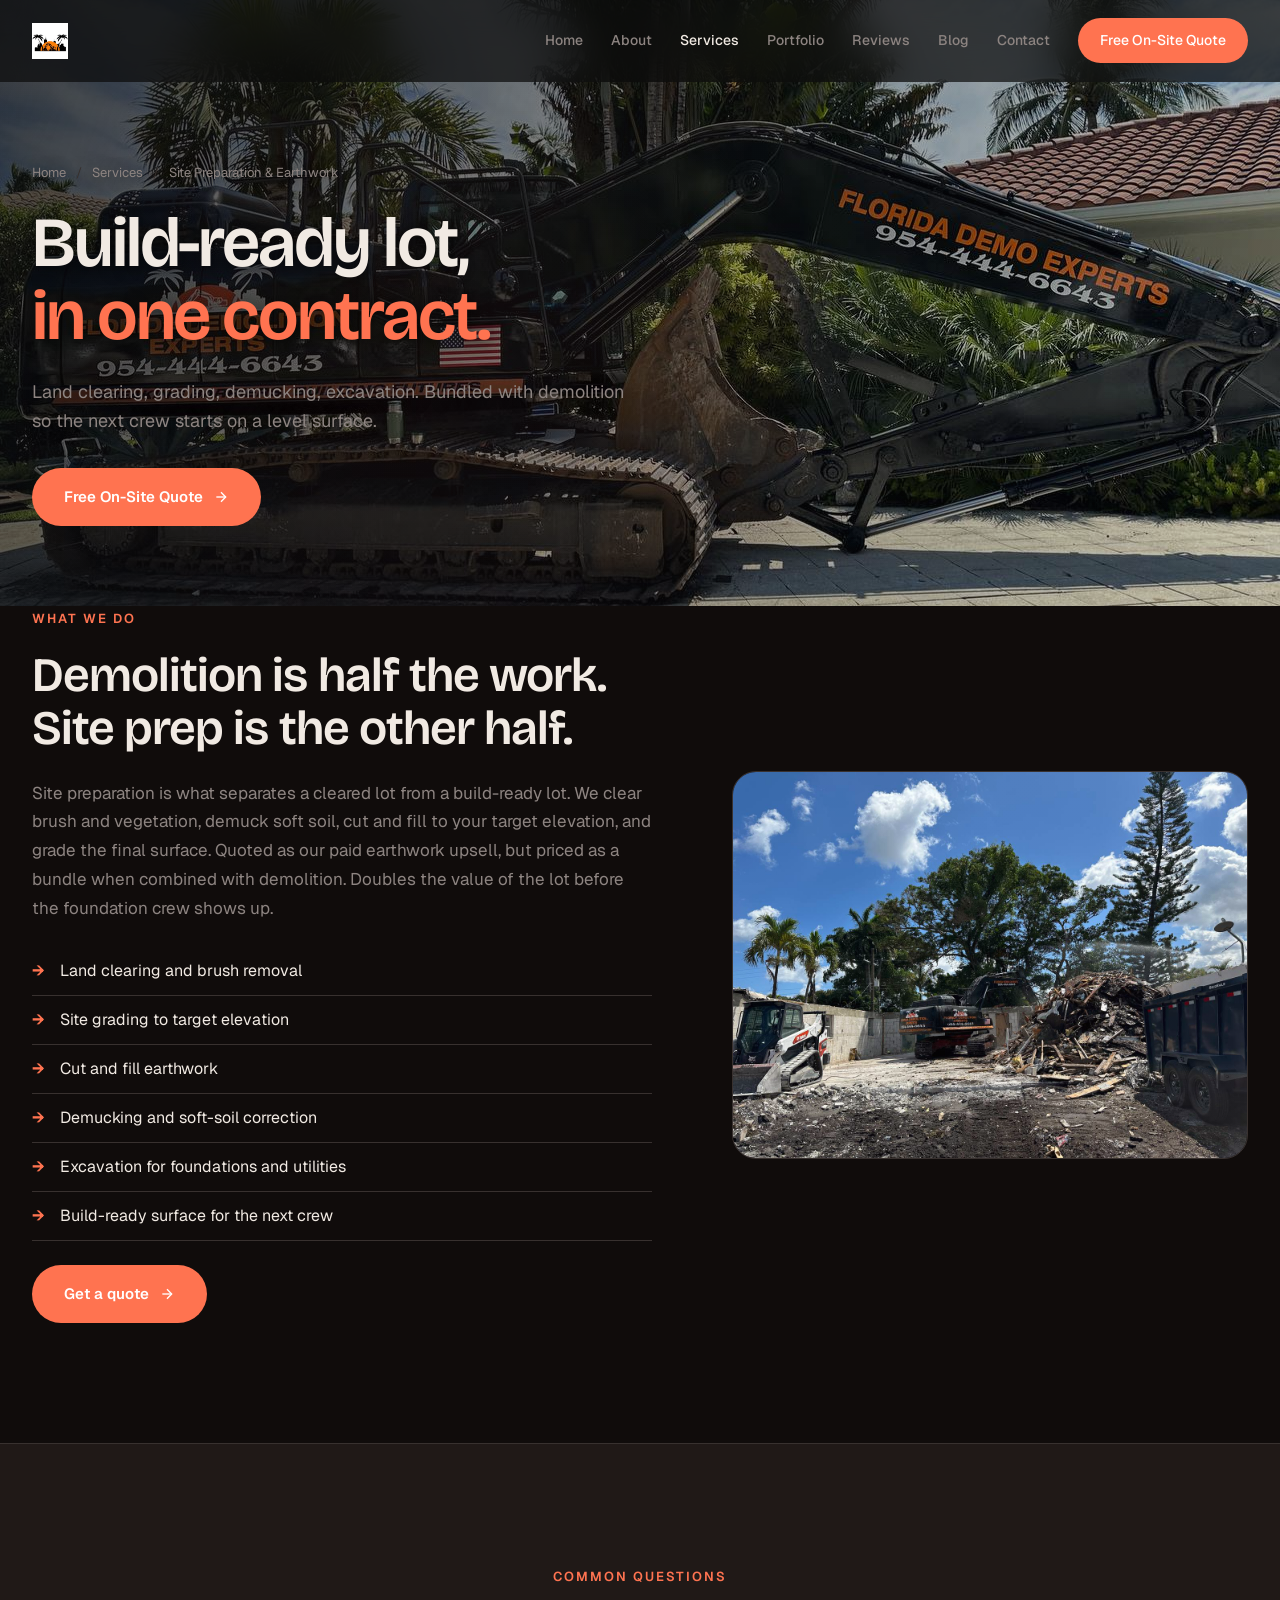
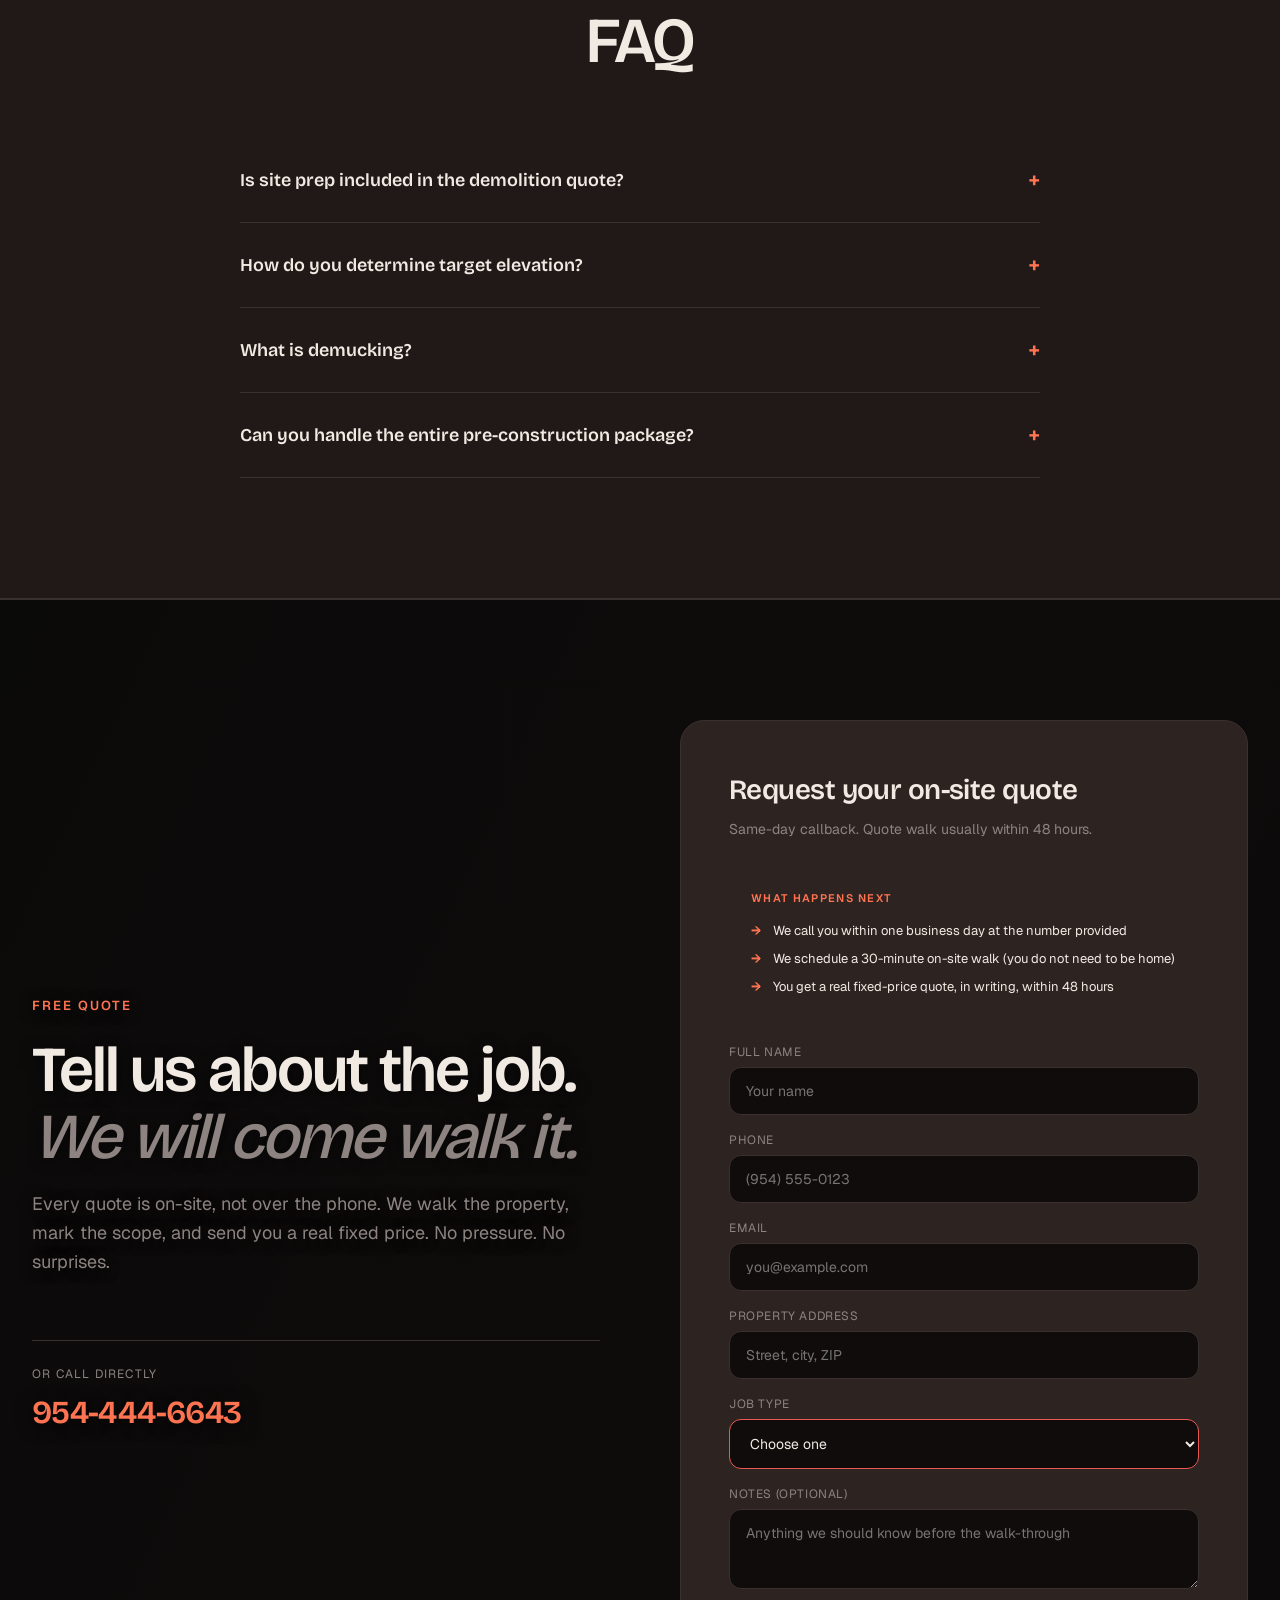
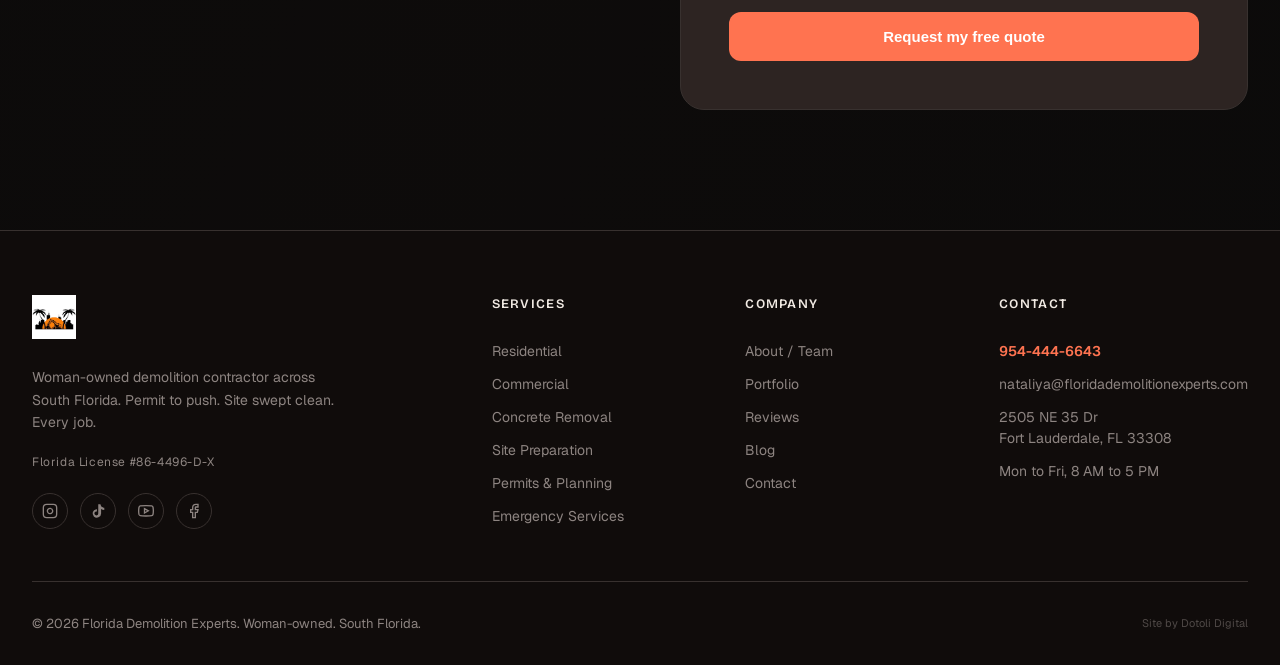
<file: site-preparation.html>
<!DOCTYPE html>
<html lang="en">
<head>
<meta charset="UTF-8" />
<meta name="viewport" content="width=device-width, initial-scale=1.0" />
<title>Site Preparation &amp; Earthwork | Florida Demolition Experts</title>
<meta name="description" content="Site Preparation &amp; Earthwork from Florida Demolition Experts in South Florida. Licensed, insured, woman-owned. Call 954-444-6643." />
<meta property="og:title" content="Site Preparation &amp; Earthwork | Florida Demolition Experts" />
<meta property="og:description" content="Site Preparation &amp; Earthwork from Florida Demolition Experts in South Florida. Licensed, insured, woman-owned. Call 954-444-6643." />
<meta property="og:type" content="website" />
<link rel="icon" type="image/png" href="/fde-logo.png" />

<link rel="preconnect" href="https://fonts.googleapis.com">
<link rel="preconnect" href="https://fonts.gstatic.com" crossorigin>
<link href="https://fonts.googleapis.com/css2?family=Bricolage+Grotesque:opsz,wdth,wght@12..96,75..100,400;12..96,75..100,500;12..96,75..100,600;12..96,75..100,700&display=swap" rel="stylesheet">
<link href="https://fonts.googleapis.com/css2?family=Geist:wght@300;400;500;600;700&display=swap" rel="stylesheet">
<link rel="stylesheet" href="/styles.css">
</head>
<body>
<nav class="top" id="nav">
  <div class="container nav-inner">
    <a href="/" class="logo">
      <img src="/fde-logo.png" alt="Florida Demolition Experts" />
    </a>
    <button class="nav-toggle" aria-label="Menu" onclick="this.classList.toggle('open'); document.querySelector('.nav-links').classList.toggle('open')">
      <svg class="icon-menu" viewBox="0 0 24 24" fill="none" stroke="currentColor" stroke-width="2"><line x1="3" y1="6" x2="21" y2="6"/><line x1="3" y1="12" x2="21" y2="12"/><line x1="3" y1="18" x2="21" y2="18"/></svg>
      <svg class="icon-close" viewBox="0 0 24 24" fill="none" stroke="currentColor" stroke-width="2"><line x1="6" y1="6" x2="18" y2="18"/><line x1="18" y1="6" x2="6" y2="18"/></svg>
    </button>
    <div class="nav-links">
      <a href="/" class="">Home</a><a href="/about.html" class="">About</a><a href="/services.html" class="active">Services</a><a href="/portfolio.html" class="">Portfolio</a><a href="/reviews.html" class="">Reviews</a><a href="/blog.html" class="">Blog</a><a href="/contact.html" class="">Contact</a>
      <a href="/contact.html" class="nav-cta">Free On-Site Quote</a>
    </div>
  </div>
</nav>
<section class="page-header with-bg" style="background-image: url('/img/job-646.jpg');">
  <div class="container">
    <div class="crumb"><a href="/">Home</a><span class="sep">/</span><a href="/services.html">Services</a><span class="sep">/</span><span>Site Preparation &amp; Earthwork</span></div>
    <h1 style="font-family:'Bricolage Grotesque', sans-serif; font-size: clamp(40px,5.5vw,72px); font-weight: 600; line-height: 1.05; letter-spacing: -0.03em; max-width: 900px;">Build-ready lot,<br><span style="color: var(--accent);">in one contract.</span></h1>
    <p style="color: var(--muted); font-size: 18px; max-width: 600px; margin-top: 24px; line-height: 1.6;">Land clearing, grading, demucking, excavation. Bundled with demolition so the next crew starts on a level surface.</p>
    <div style="margin-top: 32px;"><a href="/contact.html" class="btn-primary">Free On-Site Quote <svg style="width:16px;height:16px;" viewBox="0 0 24 24" fill="none" stroke="currentColor" stroke-width="2"><line x1="5" y1="12" x2="19" y2="12"/><polyline points="12 5 19 12 12 19"/></svg></a></div>
  </div>
</section>

<section style="padding-top: 0;">
  <div class="container">
    <div class="two-col">
      <div class="two-col-text reveal">
        <span class="section-eyebrow">What We Do</span>
        <h2>Demolition is half the work. Site prep is the other half.</h2>
        <p>Site preparation is what separates a cleared lot from a build-ready lot. We clear brush and vegetation, demuck soft soil, cut and fill to your target elevation, and grade the final surface. Quoted as our paid earthwork upsell, but priced as a bundle when combined with demolition. Doubles the value of the lot before the foundation crew shows up.</p>
        <ul><li>Land clearing and brush removal</li>
<li>Site grading to target elevation</li>
<li>Cut and fill earthwork</li>
<li>Demucking and soft-soil correction</li>
<li>Excavation for foundations and utilities</li>
<li>Build-ready surface for the next crew</li></ul>
        <a href="/contact.html" class="btn-primary">Get a quote <svg style="width:16px;height:16px;" viewBox="0 0 24 24" fill="none" stroke="currentColor" stroke-width="2"><line x1="5" y1="12" x2="19" y2="12"/><polyline points="12 5 19 12 12 19"/></svg></a>
      </div>
      <div class="image-block has-image reveal"><img src="/img/job-611.jpg" alt="Excavator grading a cleared lot" loading="lazy" /></div>
    </div>
  </div>
</section>


<section class="process-section">
  <div class="container">
    <div class="reveal" style="text-align: center; max-width: 700px; margin: 0 auto 64px;">
      <span class="section-eyebrow">Common Questions</span>
      <h2 class="section-title" style="margin: 0 auto;">FAQ</h2>
    </div>
    <div class="faq-list"><details class="faq-item"><summary>Is site prep included in the demolition quote?</summary><p>No. Site preparation is a separate service that we offer as a added service. It is priced as a bundle when combined with demolition. Ask for a combined quote.</p></details>
<details class="faq-item"><summary>How do you determine target elevation?</summary><p>We work from your site plan or surveyor stakes. If you do not have one yet, we can recommend a local surveyor and coordinate directly.</p></details>
<details class="faq-item"><summary>What is demucking?</summary><p>South Florida soil sometimes contains organic muck that cannot support structural loads. Demucking removes that layer and replaces it with engineered fill. We test, remove, and re-compact in one trip.</p></details>
<details class="faq-item"><summary>Can you handle the entire pre-construction package?</summary><p>Yes. Demolition, clearing, grading, and excavation in one contract, one crew, one schedule. That is the point of having it all in-house.</p></details></div>
  </div>
</section>
<section id="contact" class="cta-section with-bg" style="background-image: url('/img/job-616.jpg');">
  <div class="container">
    <div class="cta-grid">
      <div class="reveal">
        <span class="section-eyebrow">Free Quote</span>
        <h2 class="section-title">Tell us about the job. <span class="italic-line">We will come walk it.</span></h2>
        <p class="section-sub">Every quote is on-site, not over the phone. We walk the property, mark the scope, and send you a real fixed price. No pressure. No surprises.</p>
        <div style="display:flex; align-items:center; gap:24px; padding-top: 24px; border-top: 1px solid var(--line);">
          <div>
            <div style="color: var(--muted); font-size: 12px; letter-spacing: 0.1em; text-transform: uppercase; margin-bottom: 6px;">Or call directly</div>
            <a href="tel:9544446643" style="font-family: 'Bricolage Grotesque', sans-serif; font-size: 32px; font-weight: 600; color: var(--accent); text-decoration: none; letter-spacing: -0.02em;">954-444-6643</a>
          </div>
        </div>
      </div>
      <div class="cta-form-card reveal">
        <h3>Request your on-site quote</h3>
        <p class="sub">Same-day callback. Quote walk usually within 48 hours.</p>
        <div class="form-reassure">
          <div class="form-reassure-title">What happens next</div>
          <ul class="form-reassure-list">
            <li>We call you within one business day at the number provided</li>
            <li>We schedule a 30-minute on-site walk (you do not need to be home)</li>
            <li>You get a real fixed-price quote, in writing, within 48 hours</li>
          </ul>
        </div>
        <form id="quote-form" action="https://formspree.io/f/your-formspree-id" method="POST" novalidate>
          <div class="form-grid">
            <div class="form-field">
              <label for="name">Full name</label>
              <input id="name" name="name" type="text" required minlength="2" placeholder="Your name" autocomplete="name" />
              <div class="err">Please enter your name.</div>
            </div>
            <div class="form-field">
              <label for="phone">Phone</label>
              <input id="phone" name="phone" type="tel" required pattern="[0-9 ()+\-]{7,}" placeholder="(954) 555-0123" autocomplete="tel" />
              <div class="err">Please enter a valid phone number (at least 7 digits).</div>
            </div>
            <div class="form-field">
              <label for="email">Email</label>
              <input id="email" name="email" type="email" required placeholder="you@example.com" autocomplete="email" />
              <div class="err">Please enter a valid email address.</div>
            </div>
            <div class="form-field">
              <label for="address">Property address</label>
              <input id="address" name="address" type="text" required placeholder="Street, city, ZIP" autocomplete="street-address" />
              <div class="err">Please enter the property address.</div>
            </div>
            <div class="form-field">
              <label for="type">Job type</label>
              <select id="type" name="type" required>
                <option value="" disabled selected>Choose one</option>
                <option>Residential demolition</option>
                <option>Commercial demolition</option>
                <option>Concrete removal</option>
                <option>Site preparation</option>
                <option>Pool removal</option>
                <option>Permits only</option>
                <option>Emergency / disaster response</option>
                <option>Not sure yet</option>
              </select>
              <div class="err">Please pick a job type.</div>
            </div>
            <div class="form-field">
              <label for="notes">Notes (optional)</label>
              <textarea id="notes" name="notes" placeholder="Anything we should know before the walk-through"></textarea>
            </div>
            <button type="submit" class="form-submit">Request my free quote</button>
          </div>
          <div class="form-success" role="status" aria-live="polite">
            <svg viewBox="0 0 24 24" fill="none" stroke="currentColor" stroke-width="2"><circle cx="12" cy="12" r="10"/><polyline points="9 12 11 14 15 10"/></svg>
            <h4>Thanks. We have your request.</h4>
            <p>We will call you within one business day at the number you provided. If it is urgent, call us directly at <a href="tel:9544446643" style="color: var(--accent); font-weight: 600;">954-444-6643</a>.</p>
          </div>
        </form>
      </div>
    </div>
  </div>
</section>
<footer>
  <div class="container">
    <div class="footer-grid">
      <div class="footer-brand">
        <img src="/fde-logo.png" alt="Florida Demolition Experts" />
        <p>Woman-owned demolition contractor across South Florida. Permit to push. Site swept clean. Every job.</p>
        <p class="license">Florida License #86-4496-D-X</p>
        <div class="social-links">
          <a href="https://www.instagram.com/floridademolitionexperts/" target="_blank" rel="noopener" aria-label="Instagram"><svg viewBox="0 0 24 24" fill="none" stroke="currentColor" stroke-width="2"><rect x="2" y="2" width="20" height="20" rx="5"/><path d="M16 11.37A4 4 0 1 1 12.63 8 4 4 0 0 1 16 11.37z"/><line x1="17.5" y1="6.5" x2="17.51" y2="6.5"/></svg></a>
          <a href="https://www.tiktok.com/@florida.demolitio" target="_blank" rel="noopener" aria-label="TikTok"><svg viewBox="0 0 24 24" fill="currentColor"><path d="M19.59 6.69a4.83 4.83 0 0 1-3.77-4.25V2h-3.45v13.67a2.89 2.89 0 0 1-5.2 1.74 2.89 2.89 0 0 1 2.31-4.64 2.93 2.93 0 0 1 .88.13V9.4a6.84 6.84 0 0 0-1-.05A6.33 6.33 0 0 0 5.8 20.1a6.34 6.34 0 0 0 10.86-4.43V9.01a8.16 8.16 0 0 0 4.77 1.52v-3.4a4.85 4.85 0 0 1-1.84-.44z"/></svg></a>
          <a href="https://www.youtube.com/@FloridaDemolitionExperts" target="_blank" rel="noopener" aria-label="YouTube"><svg viewBox="0 0 24 24" fill="none" stroke="currentColor" stroke-width="2"><path d="M22.54 6.42a2.78 2.78 0 0 0-1.94-2C18.88 4 12 4 12 4s-6.88 0-8.6.46a2.78 2.78 0 0 0-1.94 2A29 29 0 0 0 1 11.75a29 29 0 0 0 .46 5.33A2.78 2.78 0 0 0 3.4 19c1.72.46 8.6.46 8.6.46s6.88 0 8.6-.46a2.78 2.78 0 0 0 1.94-2 29 29 0 0 0 .46-5.25 29 29 0 0 0-.46-5.33z"/><polygon points="9.75 15.02 15.5 11.75 9.75 8.48 9.75 15.02"/></svg></a>
          <a href="https://www.facebook.com/profile.php?id=61574911868153" target="_blank" rel="noopener" aria-label="Facebook"><svg viewBox="0 0 24 24" fill="none" stroke="currentColor" stroke-width="2"><path d="M18 2h-3a5 5 0 0 0-5 5v3H7v4h3v8h4v-8h3l1-4h-4V7a1 1 0 0 1 1-1h3z"/></svg></a>
        </div>
      </div>
      <div class="footer-col">
        <h5>Services</h5>
        <a href="/residential.html">Residential</a>
        <a href="/commercial.html">Commercial</a>
        <a href="/concrete-removal.html">Concrete Removal</a>
        <a href="/site-preparation.html">Site Preparation</a>
        <a href="/permits.html">Permits &amp; Planning</a>
        <a href="/emergency.html">Emergency Services</a>
      </div>
      <div class="footer-col">
        <h5>Company</h5>
        <a href="/about.html">About / Team</a>
        <a href="/portfolio.html">Portfolio</a>
        <a href="/reviews.html">Reviews</a>
        <a href="/blog.html">Blog</a>
        <a href="/contact.html">Contact</a>
      </div>
      <div class="footer-col">
        <h5>Contact</h5>
        <a href="tel:9544446643" style="color: var(--accent); font-weight: 600;">954-444-6643</a>
        <a href="mailto:nataliya@floridademolitionexperts.com">nataliya@floridademolitionexperts.com</a>
        <p style="color: var(--muted); font-size: 14px;">2505 NE 35 Dr<br>Fort Lauderdale, FL 33308</p>
        <p style="color: var(--muted); font-size: 14px;">Mon to Fri, 8 AM to 5 PM</p>
      </div>
    </div>
    <div class="footer-bottom">
      <div>&copy; 2026 Florida Demolition Experts. Woman-owned. South Florida.</div>
      <div style="opacity: 0.5; font-size: 11px;">Site by Dotoli Digital</div>
    </div>
  </div>
</footer>
<a href="tel:9544446643" class="sticky-cta">Call 954-444-6643</a>
<script>
const nav = document.getElementById('nav');
window.addEventListener('scroll', () => {
  if (window.scrollY > 40) nav.classList.add('scrolled');
  else nav.classList.remove('scrolled');
});
const observer = new IntersectionObserver((entries) => {
  entries.forEach(entry => { if (entry.isIntersecting) entry.target.classList.add('visible'); });
}, { threshold: 0.1, rootMargin: '0px 0px -50px 0px' });
document.querySelectorAll('.reveal').forEach(el => observer.observe(el));

// Quote form: client-side validation + inline success (Formspree-compatible)
const qf = document.getElementById('quote-form') || document.getElementById('quote-form-contact');
if (qf) {
  qf.addEventListener('submit', async (e) => {
    e.preventDefault();
    if (!qf.checkValidity()) { qf.reportValidity(); return; }
    const btn = qf.querySelector('.form-submit');
    btn.disabled = true; btn.textContent = 'Sending...';
    try {
      const res = await fetch(qf.action, {
        method: 'POST',
        body: new FormData(qf),
        headers: { 'Accept': 'application/json' }
      });
      if (res.ok || qf.action.includes('your-formspree-id')) {
        // Treat placeholder Formspree URL as success for local preview
        qf.classList.add('sent');
        qf.querySelector('.form-success').scrollIntoView({ behavior: 'smooth', block: 'center' });
      } else {
        btn.disabled = false; btn.textContent = 'Request my free quote';
        alert('Something went wrong sending the form. Please call us at 954-444-6643.');
      }
    } catch (err) {
      btn.disabled = false; btn.textContent = 'Request my free quote';
      alert('Network issue sending the form. Please call us at 954-444-6643.');
    }
  });
}
</script>
</body>
</html>
</file>
<file: styles.css>
/* ============================================================
   FLORIDA DEMOLITION EXPERTS  |  SHARED STYLES
   ============================================================ */

* { box-sizing: border-box; margin: 0; padding: 0; }

:root {
  /* OKLCH palette with warm neutral tint (chroma 0.008-0.014 toward orange hue 35) */
  --bg: oklch(0.16 0.008 35);
  --surface: oklch(0.22 0.012 35);
  --surface-2: oklch(0.27 0.014 35);
  --accent: oklch(0.72 0.18 35);
  --accent-2: oklch(0.81 0.17 70);
  --accent-soft: oklch(0.72 0.18 35 / 0.10);
  --accent-border: oklch(0.72 0.18 35 / 0.30);
  --text: oklch(0.94 0.012 70);
  --muted: oklch(0.62 0.012 35);
  --line: oklch(0.32 0.010 35);
}

html { scroll-behavior: smooth; }
body {
  font-family: 'Geist', system-ui, -apple-system, sans-serif;
  background: var(--bg);
  color: var(--text);
  line-height: 1.5;
  -webkit-font-smoothing: antialiased;
  overflow-x: hidden;
}

.serif { font-family: 'Bricolage Grotesque', sans-serif; font-style: italic; font-weight: 500; }
.display { font-family: 'Bricolage Grotesque', sans-serif; letter-spacing: -0.025em; font-variation-settings: 'wdth' 96, 'opsz' 96; }
.container { max-width: 1320px; margin: 0 auto; padding: 0 32px; }
@media (max-width: 768px) { .container { padding: 0 20px; } }

a { color: inherit; text-decoration: none; }

/* ============= NAV ============= */
nav.top {
  position: fixed; top: 0; left: 0; right: 0; z-index: 100;
  padding: 18px 0;
  background: rgba(10, 10, 10, 0.7);
  backdrop-filter: blur(20px);
  -webkit-backdrop-filter: blur(20px);
  border-bottom: 1px solid transparent;
  transition: all 0.3s ease;
}
nav.top.scrolled { border-bottom: 1px solid var(--line); background: rgba(10, 10, 10, 0.95); }
.nav-inner { display: flex; align-items: center; justify-content: space-between; }
.logo { display: flex; align-items: center; gap: 12px; }
.logo img { height: 36px; width: auto; }
.logo-text { font-family: 'Bricolage Grotesque'; font-weight: 600; font-size: 14px; letter-spacing: 0.05em; text-transform: uppercase; }
.nav-links { display: flex; gap: 28px; align-items: center; }
.nav-links a { color: var(--muted); font-size: 14px; font-weight: 500; transition: color 0.2s; }
.nav-links a:hover, .nav-links a.active { color: var(--text); }
.nav-cta { background: var(--accent); color: white !important; padding: 12px 22px; border-radius: 100px; font-weight: 600; font-size: 14px; transition: transform 0.2s, box-shadow 0.2s; }
.nav-cta:hover { transform: translateY(-2px); box-shadow: 0 8px 24px rgba(255, 107, 53, 0.3); }

/* Mobile nav */
.nav-toggle { display: none; background: none; border: none; color: var(--text); cursor: pointer; padding: 8px; }
.nav-toggle svg { width: 24px; height: 24px; }
@media (max-width: 980px) {
  .nav-toggle { display: block; }
  .nav-links {
    position: fixed; top: 72px; left: 0; right: 0;
    background: var(--bg); border-bottom: 1px solid var(--line);
    flex-direction: column; padding: 24px; gap: 20px;
    transform: translateY(-150%); transition: transform 0.3s;
    align-items: stretch;
  }
  .nav-links.open { transform: translateY(0); }
  .nav-links a { padding: 8px 0; font-size: 16px; }
  .nav-cta { text-align: center; }
}

/* ============= HERO ============= */
.hero {
  min-height: 88vh;
  padding: 140px 0 80px;
  position: relative; overflow: hidden;
  display: flex; align-items: center;
}
.hero.hero-tall { min-height: 100vh; }
.hero.hero-short { min-height: 60vh; padding: 160px 0 80px; }
.hero::before {
  content: ''; position: absolute; inset: 0;
  background:
    radial-gradient(circle at 20% 30%, rgba(255, 107, 53, 0.18) 0%, transparent 50%),
    radial-gradient(circle at 80% 70%, rgba(255, 180, 0, 0.10) 0%, transparent 50%),
    linear-gradient(180deg, transparent 40%, var(--bg) 100%);
  z-index: 0;
}
.hero.with-bg-image { background-size: cover; background-position: center; }
.hero.with-bg-image::before {
  background:
    linear-gradient(95deg, rgba(10, 10, 10, 0.92) 0%, rgba(10, 10, 10, 0.78) 35%, rgba(10, 10, 10, 0.38) 65%, rgba(10, 10, 10, 0.18) 100%),
    radial-gradient(circle at 75% 35%, rgba(255, 107, 53, 0.20) 0%, transparent 55%),
    linear-gradient(180deg, transparent 55%, rgba(10, 10, 10, 0.85) 88%, var(--bg) 100%);
}
.hero.with-bg-image h1, .hero.with-bg-image .hero-sub { text-shadow: 0 2px 22px rgba(0,0,0,0.75); }

/* ============= VIDEO EMBED ============= */
.video-grid { display: grid; grid-template-columns: repeat(3, 1fr); gap: 20px; }
@media (max-width: 900px) { .video-grid { grid-template-columns: 1fr; } }
.video-wrap { position: relative; padding-bottom: 56.25%; height: 0; overflow: hidden; border-radius: 20px; background: var(--surface); border: 1px solid var(--line); }
.video-wrap iframe { position: absolute; top: 0; left: 0; width: 100%; height: 100%; border: 0; }
.video-caption { color: var(--muted); font-size: 13px; padding: 14px 4px 0; line-height: 1.5; }
.video-caption strong { color: var(--text); display: block; font-family: 'Bricolage Grotesque'; font-size: 15px; font-weight: 600; margin-bottom: 4px; }

/* ============= IMAGE TREATMENT ============= */
.portfolio-thumb.has-image { background: none; padding: 0; }
.portfolio-thumb.has-image img { width: 100%; height: 100%; object-fit: cover; display: block; }
.image-block.has-image { background: none; padding: 0; overflow: hidden; }
.image-block.has-image img { width: 100%; height: 100%; object-fit: cover; display: block; }
.founder-image.has-image { background: none; }
.founder-image.has-image img { width: 100%; height: 100%; object-fit: cover; display: block; position: relative; z-index: 0; }
.hero-grid {
  position: absolute; inset: 0; z-index: 0; opacity: 0.4;
  background-image:
    linear-gradient(rgba(255, 255, 255, 0.03) 1px, transparent 1px),
    linear-gradient(90deg, rgba(255, 255, 255, 0.03) 1px, transparent 1px);
  background-size: 60px 60px;
  mask-image: radial-gradient(ellipse at center, black 30%, transparent 75%);
  -webkit-mask-image: radial-gradient(ellipse at center, black 30%, transparent 75%);
}
.hero-content { position: relative; z-index: 1; }
.hero-eyebrow {
  display: inline-flex; align-items: center; gap: 10px;
  background: var(--accent-soft); border: 1px solid var(--accent-border);
  padding: 8px 16px; border-radius: 100px; font-size: 12px; font-weight: 500;
  color: var(--accent); margin-bottom: 28px;
  text-transform: uppercase; letter-spacing: 0.1em;
}
.hero-eyebrow .dot { width: 6px; height: 6px; background: var(--accent); border-radius: 50%; animation: pulse 2s infinite; }
@keyframes pulse { 0%, 100% { opacity: 1; } 50% { opacity: 0.4; } }
.hero h1 {
  font-family: 'Bricolage Grotesque', sans-serif;
  font-size: clamp(40px, 6.5vw, 96px);
  font-weight: 600; line-height: 0.98;
  letter-spacing: -0.04em;
  margin-bottom: 32px;
  max-width: 900px;
}
.hero h1 .accent { color: var(--accent); }
.hero h1 .italic-line { font-family: 'Bricolage Grotesque', sans-serif; font-style: italic; font-weight: 500; color: var(--muted); }
.hero-sub {
  font-size: clamp(16px, 1.5vw, 20px);
  color: var(--muted); max-width: 620px;
  margin-bottom: 48px; line-height: 1.6;
}
.hero-ctas { display: flex; gap: 16px; flex-wrap: wrap; }

/* ============= BUTTONS ============= */
.btn-primary, .btn-secondary {
  display: inline-flex; align-items: center; gap: 10px;
  padding: 18px 32px; border-radius: 100px; font-weight: 600; font-size: 15px;
  transition: all 0.2s; cursor: pointer; border: none;
}
.btn-primary { background: var(--accent); color: white; }
.btn-primary:hover { transform: translateY(-2px); box-shadow: 0 12px 28px rgba(255, 107, 53, 0.35); color: white; }
.btn-secondary { background: transparent; color: var(--text); border: 1px solid var(--line); }
.btn-secondary:hover { background: var(--surface); border-color: var(--text); }
.btn-icon { width: 16px; height: 16px; }

/* ============= TRUST BAR ============= */
.trust-bar { border-top: 1px solid var(--line); border-bottom: 1px solid var(--line); padding: 28px 0; background: var(--surface); }
.trust-inner { display: flex; align-items: center; gap: 48px; flex-wrap: wrap; justify-content: center; }
.trust-item { display: flex; align-items: center; gap: 10px; color: var(--muted); font-size: 13px; font-weight: 500; }
.trust-item svg { color: var(--accent); width: 18px; height: 18px; flex-shrink: 0; }
.trust-divider { width: 1px; height: 16px; background: var(--line); }
@media (max-width: 768px) { .trust-divider { display: none; } .trust-inner { gap: 20px 28px; } }

/* ============= SECTION ============= */
section { padding: 120px 0; position: relative; }
@media (max-width: 768px) { section { padding: 80px 0; } }
.section-eyebrow { display: inline-block; color: var(--accent); font-size: 13px; font-weight: 600; text-transform: uppercase; letter-spacing: 0.15em; margin-bottom: 20px; }
.section-title {
  font-family: 'Bricolage Grotesque', sans-serif;
  font-size: clamp(36px, 5vw, 64px);
  font-weight: 600; line-height: 1.05; letter-spacing: -0.03em;
  margin-bottom: 20px; max-width: 800px;
}
.section-title .italic-line { font-family: 'Bricolage Grotesque', sans-serif; font-style: italic; font-weight: 500; color: var(--muted); }
.section-sub { color: var(--muted); font-size: 18px; max-width: 620px; margin-bottom: 64px; line-height: 1.6; }

/* ============= WHY GRID ============= */
.why-grid { display: grid; grid-template-columns: repeat(2, 1fr); gap: 20px; }
@media (max-width: 768px) { .why-grid { grid-template-columns: 1fr; } }
.why-card {
  background: var(--surface); border: 1px solid var(--line);
  border-radius: 24px; padding: 40px;
  transition: all 0.3s; position: relative; overflow: hidden;
}
.why-card:hover { border-color: var(--accent); transform: translateY(-4px); }
.why-card::before { content: ''; position: absolute; top: 0; left: 0; right: 0; height: 1px; background: linear-gradient(90deg, transparent, var(--accent), transparent); opacity: 0; transition: opacity 0.3s; }
.why-card:hover::before { opacity: 1; }
.why-icon { width: 56px; height: 56px; border-radius: 16px; background: var(--accent-soft); display: flex; align-items: center; justify-content: center; margin-bottom: 24px; color: var(--accent); }
.why-card h3 { font-family: 'Bricolage Grotesque'; font-size: 24px; font-weight: 600; margin-bottom: 12px; letter-spacing: -0.02em; }
.why-card p { color: var(--muted); font-size: 15px; line-height: 1.6; }

/* ============= PROCESS ============= */
.process-section { background: var(--surface); border-top: 1px solid var(--line); border-bottom: 1px solid var(--line); position: relative; }
.process-section.with-bg { background-size: cover; background-position: center; background-attachment: fixed; }
.process-section.with-bg::before {
  content: ''; position: absolute; inset: 0; pointer-events: none;
  background: linear-gradient(180deg, rgba(10,10,10,0.78) 0%, rgba(10,10,10,0.55) 50%, rgba(10,10,10,0.78) 100%);
}
.process-section.with-bg .section-title, .process-section.with-bg .section-sub, .process-section.with-bg .section-eyebrow { text-shadow: 0 2px 14px rgba(0,0,0,0.55); }
.process-section.with-bg .process-step { background: rgba(20,20,20,0.92); backdrop-filter: blur(6px); -webkit-backdrop-filter: blur(6px); }
.process-section.with-bg .container { position: relative; z-index: 1; }
@media (max-width: 900px) { .process-section.with-bg { background-attachment: scroll; } }
.process-grid { display: grid; grid-template-columns: repeat(5, 1fr); gap: 4px; margin-top: 64px; }
@media (max-width: 900px) { .process-grid { grid-template-columns: 1fr 1fr; gap: 16px; } }
@media (max-width: 500px) { .process-grid { grid-template-columns: 1fr; } }
.process-step { background: var(--surface-2); padding: 36px 28px; border-radius: 16px; transition: all 0.3s; }
.process-step:hover { background: #222; }
.step-number { font-family: 'Bricolage Grotesque'; font-size: 14px; font-weight: 700; color: var(--accent); margin-bottom: 16px; letter-spacing: 0.1em; }
.process-step h4 { font-family: 'Bricolage Grotesque'; font-size: 22px; font-weight: 600; margin-bottom: 8px; letter-spacing: -0.02em; }
.process-step p { color: var(--muted); font-size: 13px; line-height: 1.5; }
.process-note { margin-top: 36px; padding: 24px 32px; background: var(--accent-soft); border: 1px solid var(--accent-border); border-radius: 16px; color: var(--text); font-size: 15px; }
.process-note strong { color: var(--accent); }

/* ============= SERVICES ============= */
.services-grid { display: grid; grid-template-columns: repeat(3, 1fr); gap: 20px; }
@media (max-width: 900px) { .services-grid { grid-template-columns: 1fr; } }
.service-card {
  background: var(--surface); border: 1px solid var(--line);
  border-radius: 24px; padding: 40px;
  display: flex; flex-direction: column;
  position: relative; transition: all 0.3s;
  min-height: 420px;
}
.service-card:hover { transform: translateY(-4px); border-color: var(--accent); }
.service-card.featured { border-color: var(--accent); background: linear-gradient(180deg, var(--accent-soft) 0%, var(--surface) 100%); }
.service-tag { position: absolute; top: 24px; right: 24px; background: var(--accent); color: white; padding: 6px 12px; border-radius: 100px; font-size: 11px; font-weight: 600; letter-spacing: 0.05em; text-transform: uppercase; }
.service-card h3 { font-family: 'Bricolage Grotesque'; font-size: 28px; font-weight: 600; margin-bottom: 16px; letter-spacing: -0.02em; }
.service-card > p { color: var(--muted); font-size: 15px; margin-bottom: 28px; line-height: 1.6; }
.service-list { list-style: none; margin-bottom: 32px; flex-grow: 1; }
.service-list li { padding: 10px 0; color: var(--text); font-size: 14px; display: flex; align-items: flex-start; gap: 10px; border-bottom: 1px solid var(--line); }
.service-list li:last-child { border-bottom: none; }
.service-list svg { color: var(--accent); width: 14px; height: 14px; flex-shrink: 0; margin-top: 4px; }
.service-cta { margin-top: auto; color: var(--text); font-weight: 600; font-size: 14px; display: inline-flex; align-items: center; gap: 8px; transition: gap 0.2s, color 0.2s; }
.service-cta:hover { gap: 14px; color: var(--accent); }

/* ============= FOUNDER ============= */
.founder-grid { display: grid; grid-template-columns: 1.1fr 1fr; gap: 80px; align-items: center; }
@media (max-width: 900px) { .founder-grid { grid-template-columns: 1fr; gap: 48px; } }
.founder-image {
  background: linear-gradient(135deg, var(--surface) 0%, var(--surface-2) 100%);
  border-radius: 24px; aspect-ratio: 4/5;
  position: relative; overflow: hidden; border: 1px solid var(--line);
  display: flex; align-items: center; justify-content: center;
}
.founder-image-overlay { position: absolute; inset: 0; background: linear-gradient(180deg, transparent 50%, rgba(0, 0, 0, 0.8) 100%); }
.founder-image-text { position: absolute; bottom: 32px; left: 32px; right: 32px; z-index: 2; }
.founder-image-text .name { font-family: 'Bricolage Grotesque'; font-size: 24px; font-weight: 600; margin-bottom: 4px; }
.founder-image-text .role { color: var(--muted); font-size: 13px; letter-spacing: 0.05em; text-transform: uppercase; }
.founder-image .placeholder-text { position: absolute; z-index: 1; color: var(--muted); font-size: 13px; letter-spacing: 0.1em; text-transform: uppercase; text-align: center; padding: 20px; }
.founder-quote { font-family: 'Bricolage Grotesque', sans-serif; font-style: italic; font-weight: 500; font-size: clamp(28px, 3.5vw, 44px); line-height: 1.25; margin-bottom: 32px; letter-spacing: -0.02em; }
.founder-quote .highlight { color: var(--accent); }
.founder-bio { color: var(--muted); font-size: 16px; line-height: 1.7; margin-bottom: 24px; }
.founder-signature { display: flex; align-items: center; gap: 16px; padding-top: 32px; border-top: 1px solid var(--line); }
.founder-signature .sig-name { font-family: 'Bricolage Grotesque'; font-weight: 600; font-size: 16px; }
.founder-signature .sig-title { color: var(--muted); font-size: 13px; }

/* ============= STATS STRIP ============= */
.stats-strip { background: var(--accent); padding: 80px 0; position: relative; overflow: hidden; }
.stats-strip.with-bg { background-color: var(--bg); background-size: cover; background-position: center; }
.stats-strip.with-bg::before {
  content: ''; position: absolute; inset: 0; pointer-events: none;
  background: linear-gradient(110deg, rgba(255,107,53,0.78) 0%, rgba(255,107,53,0.55) 60%, rgba(255,87,34,0.45) 100%);
}
.stats-strip.with-bg .stat-number, .stats-strip.with-bg .stat-label { text-shadow: 0 2px 12px rgba(0,0,0,0.45); }
.stats-strip.with-bg .container { position: relative; z-index: 1; }
.stats-grid { display: grid; grid-template-columns: repeat(4, 1fr); gap: 24px; }
@media (max-width: 768px) { .stats-grid { grid-template-columns: 1fr 1fr; gap: 40px 24px; } }
.stat { text-align: left; color: white; }
.stat-number { font-family: 'Bricolage Grotesque'; font-size: clamp(40px, 5vw, 64px); font-weight: 700; line-height: 1; letter-spacing: -0.03em; margin-bottom: 8px; }
.stat-label { font-size: 13px; font-weight: 500; opacity: 0.85; text-transform: uppercase; letter-spacing: 0.1em; }

/* ============= TESTIMONIAL ============= */
.testimonial { max-width: 900px; margin: 0 auto; text-align: center; }
.testimonial-quote { font-family: 'Bricolage Grotesque', sans-serif; font-style: italic; font-weight: 500; font-size: clamp(28px, 3.5vw, 44px); line-height: 1.3; margin-bottom: 40px; letter-spacing: -0.02em; }
.testimonial-quote::before, .testimonial-quote::after { color: var(--accent); }
.testimonial-quote::before { content: '"'; }
.testimonial-quote::after { content: '"'; }
.testimonial-attribution { color: var(--muted); font-size: 14px; letter-spacing: 0.05em; text-transform: uppercase; }
.testimonial-attribution strong { color: var(--text); font-weight: 600; display: block; margin-bottom: 4px; }
.testimonial-grid { display: grid; grid-template-columns: repeat(3, 1fr); gap: 20px; }
@media (max-width: 900px) { .testimonial-grid { grid-template-columns: 1fr; } }
.testimonial-card { background: var(--surface); border: 1px solid var(--line); border-radius: 24px; padding: 32px; }
.testimonial-card .stars { color: var(--accent); margin-bottom: 16px; font-size: 16px; letter-spacing: 2px; }
.testimonial-card .quote { color: var(--text); font-size: 15px; line-height: 1.7; margin-bottom: 24px; }
.testimonial-card .author { color: var(--muted); font-size: 13px; }
.testimonial-card .author strong { color: var(--text); display: block; margin-bottom: 2px; }

/* ============= CTA ============= */
.cta-section { background: linear-gradient(135deg, var(--surface) 0%, var(--bg) 100%); border-top: 1px solid var(--line); position: relative; overflow: hidden; }
.cta-section.with-bg { background-size: cover; background-position: center; background-attachment: fixed; }
.cta-section.with-bg::before {
  content: ''; position: absolute; inset: 0; pointer-events: none;
  background: linear-gradient(115deg, rgba(10,10,10,0.78) 0%, rgba(10,10,10,0.45) 50%, rgba(10,10,10,0.70) 100%);
}
.cta-section.with-bg .section-title, .cta-section.with-bg .section-sub, .cta-section.with-bg .section-eyebrow { text-shadow: 0 2px 14px rgba(0,0,0,0.55); }
.cta-section.with-bg a[href^="tel:"] { text-shadow: 0 2px 18px rgba(0,0,0,0.75); }
.cta-section.with-bg .container { position: relative; z-index: 1; }
@media (max-width: 900px) { .cta-section.with-bg { background-attachment: scroll; } }
.cta-grid { display: grid; grid-template-columns: 1fr 1fr; gap: 80px; align-items: center; }
@media (max-width: 900px) { .cta-grid { grid-template-columns: 1fr; gap: 48px; } }
.cta-form-card { background: var(--surface-2); border: 1px solid var(--line); border-radius: 24px; padding: 48px; }
.cta-form-card h3 { font-family: 'Bricolage Grotesque'; font-size: 28px; font-weight: 600; margin-bottom: 8px; letter-spacing: -0.02em; }
.cta-form-card .sub { color: var(--muted); font-size: 14px; margin-bottom: 32px; }
.form-field { margin-bottom: 16px; }
.form-field label { display: block; color: var(--muted); font-size: 12px; margin-bottom: 6px; letter-spacing: 0.05em; text-transform: uppercase; }
.form-field input, .form-field textarea, .form-field select {
  width: 100%; padding: 14px 16px; background: var(--bg); color: var(--text);
  border: 1px solid var(--line); border-radius: 12px;
  font-family: inherit; font-size: 14px; transition: border-color 0.2s;
}
.form-field input:focus, .form-field textarea:focus, .form-field select:focus { outline: none; border-color: var(--accent); }
.form-field textarea { min-height: 80px; resize: vertical; }
.form-submit { width: 100%; background: var(--accent); color: white; padding: 16px; border-radius: 12px; border: none; font-weight: 600; font-size: 15px; cursor: pointer; transition: all 0.2s; }
.form-submit:hover { transform: translateY(-1px); box-shadow: 0 8px 24px rgba(255, 107, 53, 0.35); }

/* ============= PAGE HEADER (interior pages) ============= */
.page-header { padding: 160px 0 80px; position: relative; overflow: hidden; }
.page-header::before { content: ''; position: absolute; inset: 0; background: radial-gradient(circle at 30% 50%, var(--accent-soft) 0%, transparent 50%); }
.page-header.with-bg { background-size: cover; background-position: center; }
.page-header.with-bg::before {
  background:
    linear-gradient(110deg, rgba(10,10,10,0.75) 0%, rgba(10,10,10,0.42) 55%, rgba(10,10,10,0.20) 100%),
    radial-gradient(circle at 30% 50%, var(--accent-soft) 0%, transparent 50%);
}
.page-header.with-bg h1, .page-header.with-bg p, .page-header.with-bg .crumb { text-shadow: 0 2px 16px rgba(0,0,0,0.65); }
.page-header .container { position: relative; z-index: 1; }
.crumb { display: inline-flex; gap: 10px; color: var(--muted); font-size: 13px; margin-bottom: 24px; }
.crumb a { color: var(--muted); }
.crumb a:hover { color: var(--accent); }
.crumb .sep { color: var(--line); }

/* ============= CONTENT BLOCKS ============= */
.two-col { display: grid; grid-template-columns: 1.2fr 1fr; gap: 80px; align-items: center; }
@media (max-width: 900px) { .two-col { grid-template-columns: 1fr; gap: 48px; } }
.two-col-text h2 { font-family: 'Bricolage Grotesque'; font-size: clamp(32px, 4vw, 48px); font-weight: 600; line-height: 1.1; letter-spacing: -0.02em; margin-bottom: 24px; }
.two-col-text p { color: var(--muted); font-size: 17px; line-height: 1.7; margin-bottom: 20px; }
.two-col-text ul { list-style: none; margin: 24px 0; }
.two-col-text ul li { padding: 12px 0 12px 28px; position: relative; color: var(--text); font-size: 16px; border-bottom: 1px solid var(--line); }
.two-col-text ul li::before { content: '→'; position: absolute; left: 0; color: var(--accent); font-weight: 700; }
.image-block { background: linear-gradient(135deg, var(--surface) 0%, var(--surface-2) 100%); border: 1px solid var(--line); border-radius: 24px; aspect-ratio: 4/3; display: flex; align-items: center; justify-content: center; color: var(--muted); text-transform: uppercase; letter-spacing: 0.1em; font-size: 12px; text-align: center; padding: 24px; position: relative; overflow: hidden; }
.image-block::before { content: ''; position: absolute; inset: 0; background: linear-gradient(135deg, transparent, var(--accent-soft)); opacity: 0.3; }

/* ============= PORTFOLIO ============= */
.portfolio-grid { display: grid; grid-template-columns: repeat(3, 1fr); gap: 20px; }
@media (max-width: 900px) { .portfolio-grid { grid-template-columns: 1fr 1fr; } }
@media (max-width: 600px) { .portfolio-grid { grid-template-columns: 1fr; } }
.portfolio-card { background: var(--surface); border: 1px solid var(--line); border-radius: 20px; overflow: hidden; transition: all 0.3s; }
.portfolio-card:hover { transform: translateY(-4px); border-color: var(--accent); }
.portfolio-thumb { aspect-ratio: 4/3; background: linear-gradient(135deg, var(--surface-2) 0%, #2A2A2A 100%); display: flex; align-items: center; justify-content: center; color: var(--muted); font-size: 12px; text-transform: uppercase; letter-spacing: 0.1em; position: relative; }
.portfolio-thumb::before { content: ''; position: absolute; inset: 0; background: linear-gradient(135deg, transparent, var(--accent-soft)); opacity: 0.5; }
.portfolio-card-body { padding: 24px; }
.portfolio-card-body .meta { color: var(--accent); font-size: 11px; text-transform: uppercase; letter-spacing: 0.15em; margin-bottom: 10px; font-weight: 600; }
.portfolio-card-body h4 { font-family: 'Bricolage Grotesque'; font-size: 20px; font-weight: 600; margin-bottom: 8px; letter-spacing: -0.01em; }
.portfolio-card-body p { color: var(--muted); font-size: 14px; line-height: 1.5; }

/* ============= FAQ ============= */
.faq-list { max-width: 800px; margin: 0 auto; }
.faq-item { border-bottom: 1px solid var(--line); padding: 24px 0; cursor: pointer; }
.faq-item summary { font-family: 'Bricolage Grotesque'; font-size: 18px; font-weight: 600; cursor: pointer; list-style: none; display: flex; justify-content: space-between; align-items: center; }
.faq-item summary::-webkit-details-marker { display: none; }
.faq-item summary::after { content: '+'; color: var(--accent); font-size: 24px; transition: transform 0.2s; }
.faq-item[open] summary::after { transform: rotate(45deg); }
.faq-item p { color: var(--muted); font-size: 15px; line-height: 1.7; padding-top: 16px; }

/* ============= FOOTER ============= */
footer { background: var(--bg); border-top: 1px solid var(--line); padding: 64px 0 32px; }
.footer-grid { display: grid; grid-template-columns: 2fr 1fr 1fr 1fr; gap: 48px; margin-bottom: 48px; }
@media (max-width: 900px) { .footer-grid { grid-template-columns: 1fr 1fr; gap: 40px 24px; } }
.footer-brand img { height: 44px; margin-bottom: 20px; }
.footer-brand p { color: var(--muted); font-size: 14px; line-height: 1.6; max-width: 320px; margin-bottom: 20px; }
.footer-brand .license { color: var(--muted); font-size: 12px; letter-spacing: 0.05em; }
.footer-col h5 { font-family: 'Bricolage Grotesque'; font-size: 13px; font-weight: 600; color: var(--text); text-transform: uppercase; letter-spacing: 0.1em; margin-bottom: 20px; }
.footer-col a, .footer-col p { display: block; color: var(--muted); font-size: 14px; padding: 6px 0; transition: color 0.2s; }
.footer-col a:hover { color: var(--accent); }
.social-links { display: flex; gap: 12px; margin-top: 16px; }
.social-links a { width: 36px; height: 36px; border: 1px solid var(--line); border-radius: 50%; display: flex; align-items: center; justify-content: center; color: var(--muted); transition: all 0.2s; }
.social-links a:hover { border-color: var(--accent); color: var(--accent); }
.social-links svg { width: 16px; height: 16px; }
.footer-bottom { padding-top: 32px; border-top: 1px solid var(--line); display: flex; justify-content: space-between; align-items: center; gap: 16px; flex-wrap: wrap; color: var(--muted); font-size: 13px; }

/* ============= REVEALS ============= */
.reveal { opacity: 0; transform: translateY(30px); transition: opacity 0.8s ease, transform 0.8s ease; }
.reveal.visible { opacity: 1; transform: translateY(0); }

/* ============= STICKY MOBILE CTA ============= */
.sticky-cta { display: none; position: fixed; bottom: 16px; left: 16px; right: 16px; z-index: 99; background: var(--accent); color: white; padding: 16px; border-radius: 100px; text-align: center; font-weight: 600; box-shadow: 0 12px 32px rgba(0, 0, 0, 0.4); }
@media (max-width: 768px) { .sticky-cta { display: block; } footer { padding-bottom: 100px; } }

/* ============================================================
   POST-CRITIQUE: new layout patterns (replaces card grids)
   ============================================================ */

/* === Numbered manifesto rows (replaces Why FDE card grid) === */
.manifesto { display: flex; flex-direction: column; margin-top: 56px; }
.manifesto-row {
  display: grid;
  grid-template-columns: 84px 1fr 1.4fr;
  gap: 32px;
  align-items: baseline;
  padding: 36px 0;
  border-top: 1px solid var(--line);
  transition: padding 0.3s ease;
}
.manifesto-row:last-child { border-bottom: 1px solid var(--line); }
.manifesto-row:hover { padding-left: 16px; padding-right: 16px; background: linear-gradient(90deg, var(--accent-soft) 0%, transparent 80%); }
.manifesto-row .num {
  font-family: 'Bricolage Grotesque', sans-serif;
  font-size: clamp(32px, 4vw, 56px); font-weight: 600;
  color: var(--accent); letter-spacing: -0.03em; line-height: 1;
}
.manifesto-row h3 {
  font-family: 'Bricolage Grotesque', sans-serif;
  font-size: clamp(22px, 2.6vw, 34px); font-weight: 600;
  letter-spacing: -0.025em; line-height: 1.1;
}
.manifesto-row p { color: var(--muted); font-size: 16px; line-height: 1.65; max-width: 56ch; }
@media (max-width: 760px) {
  .manifesto-row { grid-template-columns: 56px 1fr; gap: 20px; padding: 28px 0; }
  .manifesto-row p { grid-column: 1 / -1; padding-left: 76px; margin-top: -8px; }
}

/* === Asymmetric services (one featured + two stacked) === */
.services-asym { display: grid; grid-template-columns: 1.4fr 1fr; gap: 20px; }
@media (max-width: 900px) { .services-asym { grid-template-columns: 1fr; } }
.services-asym .featured-service {
  background: var(--surface); border: 1px solid var(--line); border-radius: 28px;
  padding: 48px; display: flex; flex-direction: column; gap: 24px;
  position: relative; overflow: hidden; min-height: 480px;
  background-image: linear-gradient(150deg, var(--surface) 0%, var(--surface-2) 100%);
}
.services-asym .featured-service::before {
  content: ''; position: absolute; top: -40%; right: -20%; width: 60%; height: 80%;
  background: radial-gradient(circle, var(--accent-soft) 0%, transparent 70%);
  pointer-events: none;
}
.services-asym .featured-service > * { position: relative; z-index: 1; }
.services-asym .featured-service .tag { color: var(--accent); font-size: 12px; font-weight: 600; letter-spacing: 0.15em; text-transform: uppercase; }
.services-asym .featured-service h3 { font-family: 'Bricolage Grotesque', sans-serif; font-size: clamp(32px, 3.6vw, 48px); font-weight: 600; letter-spacing: -0.025em; line-height: 1.05; }
.services-asym .featured-service p { color: var(--muted); font-size: 17px; line-height: 1.65; max-width: 44ch; }
.services-asym .featured-service .feat-list { list-style: none; margin: 8px 0; }
.services-asym .featured-service .feat-list li { padding: 8px 0 8px 28px; position: relative; color: var(--text); font-size: 15px; }
.services-asym .featured-service .feat-list li::before { content: '→'; position: absolute; left: 0; color: var(--accent); font-weight: 700; }
.services-asym .featured-service .feat-cta { margin-top: auto; display: inline-flex; align-items: center; gap: 10px; color: var(--text); font-weight: 600; font-size: 15px; padding: 14px 22px; background: var(--accent); border-radius: 100px; align-self: flex-start; transition: all 0.2s; }
.services-asym .featured-service .feat-cta:hover { transform: translateY(-2px); box-shadow: 0 12px 28px rgba(255,107,53,0.35); }

.services-asym .secondary-stack { display: flex; flex-direction: column; gap: 20px; }
.services-asym .secondary-service {
  background: var(--surface); border: 1px solid var(--line); border-radius: 24px;
  padding: 32px; flex: 1; transition: all 0.3s;
  display: flex; flex-direction: column;
}
.services-asym .secondary-service:hover { transform: translateY(-3px); border-color: var(--accent); }
.services-asym .secondary-service h3 { font-family: 'Bricolage Grotesque', sans-serif; font-size: 24px; font-weight: 600; letter-spacing: -0.02em; margin-bottom: 10px; }
.services-asym .secondary-service p { color: var(--muted); font-size: 14px; line-height: 1.6; margin-bottom: 18px; flex: 1; }
.services-asym .secondary-service .sec-cta { color: var(--accent); font-size: 13px; font-weight: 600; display: inline-flex; align-items: center; gap: 6px; transition: gap 0.2s; }
.services-asym .secondary-service .sec-cta:hover { gap: 12px; }

/* === Magazine testimonials (alternating left/right) === */
.testimonials-mag { display: flex; flex-direction: column; gap: 0; max-width: 1000px; margin: 56px auto 0; }
.mag-quote {
  display: grid; grid-template-columns: 1fr 3fr; gap: 56px;
  padding: 48px 0; border-top: 1px solid var(--line);
  align-items: start;
}
.mag-quote:last-child { border-bottom: 1px solid var(--line); }
.mag-quote.flip { grid-template-columns: 3fr 1fr; }
.mag-quote.flip .mag-author { grid-column: 2; text-align: right; }
.mag-quote.flip .mag-text { grid-column: 1; grid-row: 1; }
.mag-author .city {
  font-family: 'Bricolage Grotesque', sans-serif;
  font-size: clamp(20px, 2.4vw, 28px); font-weight: 600;
  color: var(--accent); letter-spacing: -0.02em; line-height: 1.1; margin-bottom: 8px;
}
.mag-author .role { color: var(--muted); font-size: 13px; text-transform: uppercase; letter-spacing: 0.1em; }
.mag-text p {
  font-family: 'Bricolage Grotesque', sans-serif;
  font-size: clamp(20px, 2.2vw, 28px); line-height: 1.4; font-weight: 400;
  letter-spacing: -0.015em; color: var(--text);
}
.mag-text .stars { color: var(--accent); font-size: 14px; letter-spacing: 2px; margin-bottom: 16px; }
@media (max-width: 760px) {
  .mag-quote, .mag-quote.flip { grid-template-columns: 1fr; gap: 16px; padding: 32px 0; }
  .mag-quote.flip .mag-author, .mag-quote.flip .mag-text { grid-column: 1; text-align: left; }
  .mag-quote.flip .mag-text { grid-row: auto; }
}

/* === Full-bleed founder quote break (asymmetric rhythm break) === */
.fullbleed-quote {
  padding: 140px 0; position: relative; overflow: hidden;
  background: var(--bg);
  border-top: 1px solid var(--line); border-bottom: 1px solid var(--line);
}
.fullbleed-quote::before {
  content: ''; position: absolute; inset: 0;
  background: radial-gradient(ellipse at 30% 50%, var(--accent-soft) 0%, transparent 60%);
  pointer-events: none;
}
.fullbleed-quote .container { position: relative; z-index: 1; }
.fullbleed-quote blockquote {
  font-family: 'Bricolage Grotesque', sans-serif;
  font-size: clamp(36px, 6vw, 84px); line-height: 1; letter-spacing: -0.04em;
  font-weight: 500; max-width: 18ch;
}
.fullbleed-quote blockquote .accent { color: var(--accent); }
.fullbleed-quote cite { display: block; margin-top: 36px; font-style: normal; color: var(--muted); font-size: 14px; letter-spacing: 0.1em; text-transform: uppercase; }

/* === Form states (replaces alert) === */
.form-field input:invalid:not(:placeholder-shown),
.form-field select:invalid:not(:focus) { border-color: oklch(0.65 0.18 25); }
.form-field .err {
  display: none; color: oklch(0.72 0.20 25); font-size: 12px; margin-top: 6px;
}
.form-field input:invalid:not(:placeholder-shown) ~ .err { display: block; }
.form-success {
  display: none; padding: 32px; background: var(--accent-soft); border: 1px solid var(--accent-border);
  border-radius: 16px; text-align: center;
}
.form-success.show { display: block; }
.form-success svg { color: var(--accent); width: 48px; height: 48px; margin: 0 auto 16px; display: block; }
.form-success h4 { font-family: 'Bricolage Grotesque', sans-serif; font-size: 22px; font-weight: 600; margin-bottom: 8px; letter-spacing: -0.02em; }
.form-success p { color: var(--muted); font-size: 14px; line-height: 1.6; }
form.sent .form-grid { display: none; }
form.sent .form-success { display: block; }
.form-reassure { background: var(--surface-2); border-radius: 14px; padding: 18px 22px; margin-bottom: 24px; }
.form-reassure-title { color: var(--accent); font-size: 11px; font-weight: 600; letter-spacing: 0.12em; text-transform: uppercase; margin-bottom: 10px; }
.form-reassure-list { list-style: none; }
.form-reassure-list li { font-size: 13px; color: var(--text); padding: 5px 0 5px 22px; position: relative; line-height: 1.4; }
.form-reassure-list li::before { content: '→'; position: absolute; left: 0; color: var(--accent); font-weight: 700; }

/* === Nav close icon when open === */
@media (max-width: 980px) {
  .nav-toggle .icon-close { display: none; }
  .nav-toggle.open .icon-menu { display: none; }
  .nav-toggle.open .icon-close { display: block; }
}

/* === Reduce glassmorphism on process steps (less default, more intentional) === */
.process-section.with-bg .process-step {
  background: var(--surface-2);
  backdrop-filter: none;
  -webkit-backdrop-filter: none;
  border: 1px solid var(--line);
}
</file>
